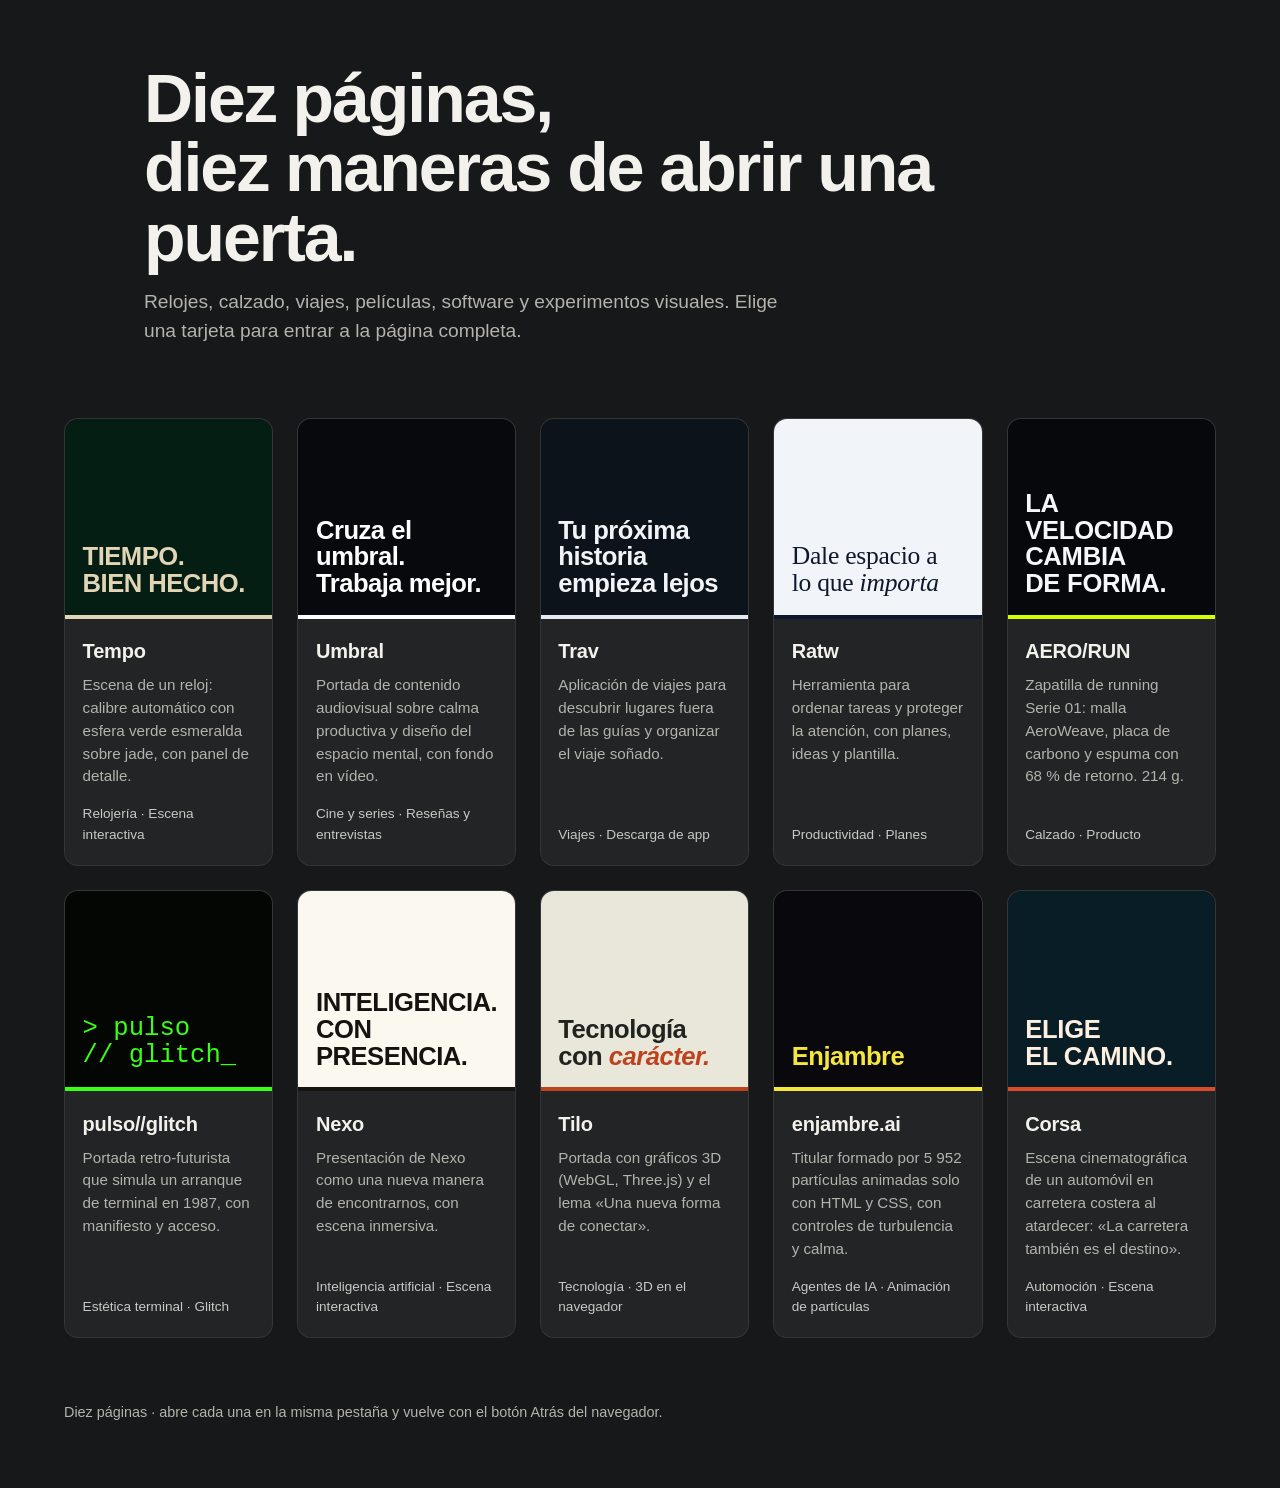
<file: index.html>
<!DOCTYPE html>
<html lang="es">
<head>
  <meta charset="UTF-8">
  <meta name="viewport" content="width=device-width, initial-scale=1">
  <title>Diez piezas web — Portal</title>
  <meta name="description" content="Portal de acceso a diez páginas web: marcas, productos y experiencias.">
  <link rel="stylesheet" href="styles.css">
</head>
<body>
  <header class="intro">
    <h1>Diez páginas,<br>diez maneras de abrir una puerta.</h1>
    <p>Relojes, calzado, viajes, películas, software y experimentos visuales. Elige una tarjeta para entrar a la página completa.</p>
  </header>

  <main id="contenido">
    <ul class="grid" aria-label="Páginas disponibles">

      <li>
        <a class="card" href="tempo_tiempo_bien_hecho.html" style="--bg:#051e14;--fg:#e2d5b5;--ac:#e2d5b5">
          <span class="preview" aria-hidden="true"><span class="sample">TIEMPO.<br>BIEN HECHO.</span></span>
          <span class="body">
            <span class="name">Tempo</span>
            <span class="desc">Escena de un reloj: calibre automático con esfera verde esmeralda sobre jade, con panel de detalle.</span>
            <span class="meta">Relojería · Escena interactiva</span>
          </span>
        </a>
      </li>

      <li>
        <a class="card" href="umbral_cruza_el_umbral_trabaja_mejor.html" style="--bg:#08090c;--fg:#ffffff;--ac:#ffffff">
          <span class="preview" aria-hidden="true"><span class="sample">Cruza el umbral.<br>Trabaja mejor.</span></span>
          <span class="body">
            <span class="name">Umbral</span>
            <span class="desc">Portada de contenido audiovisual sobre calma productiva y diseño del espacio mental, con fondo en vídeo.</span>
            <span class="meta">Cine y series · Reseñas y entrevistas</span>
          </span>
        </a>
      </li>

      <li>
        <a class="card" href="trav_tu_pr_xima_historia_empieza_lejos.html" style="--bg:#0d131a;--fg:#f2f4f7;--ac:#e6eaf0">
          <span class="preview" aria-hidden="true"><span class="sample">Tu próxima historia empieza lejos</span></span>
          <span class="body">
            <span class="name">Trav</span>
            <span class="desc">Aplicación de viajes para descubrir lugares fuera de las guías y organizar el viaje soñado.</span>
            <span class="meta">Viajes · Descarga de app</span>
          </span>
        </a>
      </li>

      <li>
        <a class="card" href="ratw_dale_espacio_a_lo_que_importa.html" style="--bg:#f1f5f9;--fg:#0f172a;--ac:#0f172a">
          <span class="preview" aria-hidden="true"><span class="sample serif">Dale espacio a lo que <em>importa</em></span></span>
          <span class="body">
            <span class="name">Ratw</span>
            <span class="desc">Herramienta para ordenar tareas y proteger la atención, con planes, ideas y plantilla.</span>
            <span class="meta">Productividad · Planes</span>
          </span>
        </a>
      </li>

      <li>
        <a class="card" href="aero_run_serie_01_performance.html" style="--bg:#07080b;--fg:#f5f7fa;--ac:#d4ff00">
          <span class="preview" aria-hidden="true"><span class="sample heavy">LA VELOCIDAD<br>CAMBIA<br>DE FORMA.</span></span>
          <span class="body">
            <span class="name">AERO/RUN</span>
            <span class="desc">Zapatilla de running Serie 01: malla AeroWeave, placa de carbono y espuma con 68 % de retorno. 214 g.</span>
            <span class="meta">Calzado · Producto</span>
          </span>
        </a>
      </li>

      <li>
        <a class="card" href="pulso_glitch_retro_futurismo_terminal.html" style="--bg:#040604;--fg:#39ff14;--ac:#39ff14">
          <span class="preview" aria-hidden="true"><span class="sample mono">&gt; pulso // glitch_</span></span>
          <span class="body">
            <span class="name">pulso//glitch</span>
            <span class="desc">Portada retro-futurista que simula un arranque de terminal en 1987, con manifiesto y acceso.</span>
            <span class="meta">Estética terminal · Glitch</span>
          </span>
        </a>
      </li>

      <li>
        <a class="card" href="nexo_inteligencia_con_presencia.html" style="--bg:#fbf8ef;--fg:#151310;--ac:#151310">
          <span class="preview" aria-hidden="true"><span class="sample">INTELIGENCIA.<br>CON PRESENCIA.</span></span>
          <span class="body">
            <span class="name">Nexo</span>
            <span class="desc">Presentación de Nexo como una nueva manera de encontrarnos, con escena inmersiva.</span>
            <span class="meta">Inteligencia artificial · Escena interactiva</span>
          </span>
        </a>
      </li>

      <li>
        <a class="card" href="tilo_tecnolog_a_con_car_cter.html" style="--bg:#e9e6da;--fg:#21231f;--ac:#bd431f">
          <span class="preview" aria-hidden="true"><span class="sample">Tecnología<br>con <em>carácter.</em></span></span>
          <span class="body">
            <span class="name">Tilo</span>
            <span class="desc">Portada con gráficos 3D (WebGL, Three.js) y el lema «Una nueva forma de conectar».</span>
            <span class="meta">Tecnología · 3D en el navegador</span>
          </span>
        </a>
      </li>

      <li>
        <a class="card" href="enjambre_ai_animaci_n_de_part_culas_enjambre_html_y_css_puros.html" style="--bg:#09090d;--fg:#f5e63b;--ac:#f5e63b">
          <span class="preview" aria-hidden="true"><span class="sample">Enjambre</span></span>
          <span class="body">
            <span class="name">enjambre.ai</span>
            <span class="desc">Titular formado por 5 952 partículas animadas solo con HTML y CSS, con controles de turbulencia y calma.</span>
            <span class="meta">Agentes de IA · Animación de partículas</span>
          </span>
        </a>
      </li>

      <li>
        <a class="card" href="corsa_elige_el_camino.html" style="--bg:#091d27;--fg:#ffefe0;--ac:#d94b2b">
          <span class="preview" aria-hidden="true"><span class="sample heavy">ELIGE<br>EL CAMINO.</span></span>
          <span class="body">
            <span class="name">Corsa</span>
            <span class="desc">Escena cinematográfica de un automóvil en carretera costera al atardecer: «La carretera también es el destino».</span>
            <span class="meta">Automoción · Escena interactiva</span>
          </span>
        </a>
      </li>

    </ul>
  </main>

  <footer class="foot">Diez páginas · abre cada una en la misma pestaña y vuelve con el botón Atrás del navegador.</footer>
</body>
</html>
</file>
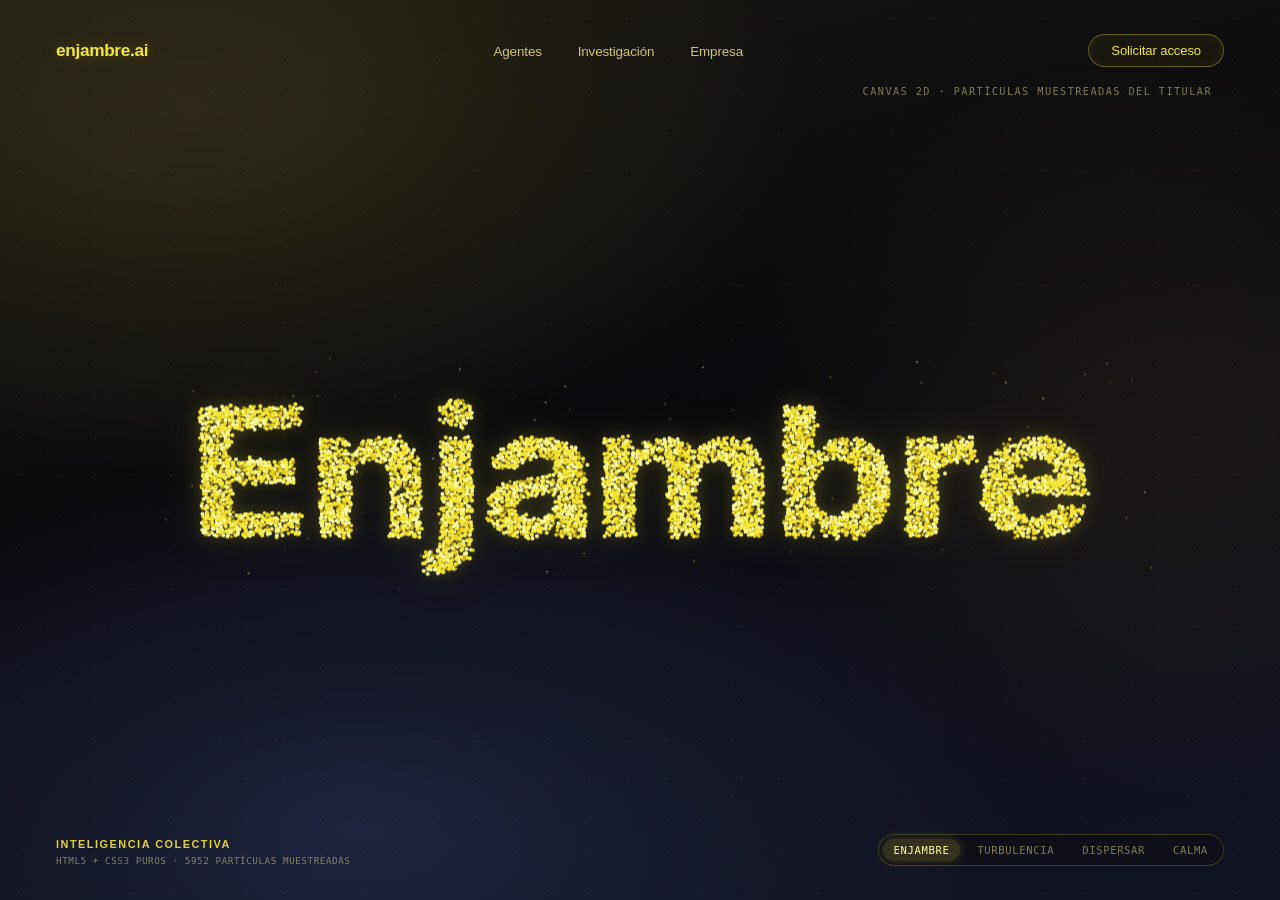
<file: enjambre_ai_animaci_n_de_part_culas_enjambre_html_y_css_puros.html>
<!DOCTYPE html>
<html lang="es">
<head>
  <meta charset="UTF-8">
  <meta name="viewport" content="width=device-width, initial-scale=1.0">
  <title>enjambre.ai — Animación de Partículas "Enjambre" (HTML y CSS Puros)</title>
  <style>
    :root {
      --bg-base: #09090d;
      --bg-warm-tl: rgba(92, 82, 36, 0.36);
      --bg-cool-bl: rgba(56, 66, 122, 0.38);
      --bg-warm-r: rgba(76, 56, 32, 0.25);
      --gold-bright: #fffb9e;
      --gold-main: #f5e63b;
      --gold-mid: #ebd422;
      --gold-deep: #bfa512;
      --text-nav: rgba(242, 232, 134, 0.84);
      --text-muted: rgba(218, 208, 132, 0.56);
      --border-gold: rgba(245, 230, 59, 0.34);
      --stage-scale: 1;
    }

    * {
      box-sizing: border-box;
      margin: 0;
      padding: 0;
    }

    html, body {
      width: 100%;
      height: 100%;
      min-height: 100vh;
      overflow-x: hidden;
      background-color: var(--bg-base);
      color: var(--gold-main);
      font-family: 'Inter', 'Inter Display', -apple-system, BlinkMacSystemFont, 'Segoe UI', Roboto, sans-serif;
      -webkit-font-smoothing: antialiased;
    }

    /* Screen-reader accessible semantic heading */
    .sr-only {
      position: absolute;
      width: 1px;
      height: 1px;
      padding: 0;
      margin: -1px;
      overflow: hidden;
      clip: rect(0, 0, 0, 0);
      white-space: nowrap;
      border: 0;
    }

    /* Hidden radio buttons for pure-CSS interactive state switching */
    .mode-radio {
      position: absolute;
      opacity: 0;
      pointer-events: none;
    }

    /* Full-viewport container replicating the atmospheric lighting of the video */
    .viewport-stage {
      position: relative;
      width: 100%;
      min-height: 100vh;
      display: flex;
      flex-direction: column;
      justify-content: space-between;
      padding: clamp(18px, 3vw, 34px) clamp(20px, 4.5vw, 56px);
      background:
        radial-gradient(ellipse 68% 58% at 15% 12%, var(--bg-warm-tl) 0%, transparent 70%),
        radial-gradient(ellipse 72% 56% at 28% 92%, var(--bg-cool-bl) 0%, transparent 72%),
        radial-gradient(ellipse 50% 60% at 92% 48%, var(--bg-warm-r) 0%, transparent 70%),
        linear-gradient(165deg, #171510 0%, #0a0a0e 48%, #101322 100%);
      overflow: hidden;
      isolation: isolate;
    }

    /* Subtle floating dust field in background */
    .viewport-stage::before {
      content: "";
      position: absolute;
      inset: 0;
      background-image:
        radial-gradient(rgba(255, 251, 158, 0.04) 1px, transparent 0),
        radial-gradient(rgba(245, 230, 59, 0.025) 1px, transparent 0);
      background-size: 38px 38px, 57px 57px;
      background-position: 0 0, 19px 27px;
      pointer-events: none;
      z-index: 0;
      animation: bg-drift 16s ease-in-out infinite alternate;
    }

    @keyframes bg-drift {
      0%   { transform: translate3d(0, 0, 0); }
      100% { transform: translate3d(-10px, 7px, 0); }
    }

    /* Top Header & Navbar matching the video */
    .top-header {
      position: relative;
      z-index: 10;
      display: flex;
      flex-direction: column;
      gap: 18px;
    }

    .nav-bar {
      display: flex;
      align-items: center;
      justify-content: space-between;
      flex-wrap: wrap;
      gap: 16px;
    }

    .brand-logo {
      font-size: clamp(1rem, 1.35vw, 1.22rem);
      font-weight: 700;
      color: var(--gold-main);
      text-decoration: none;
      letter-spacing: -0.02em;
      text-shadow: 0 0 18px rgba(245, 230, 59, 0.28);
      transition: color 0.25s ease, text-shadow 0.25s ease;
    }

    .brand-logo:hover {
      color: var(--gold-bright);
      text-shadow: 0 0 24px rgba(255, 251, 158, 0.55);
    }

    .nav-links {
      display: flex;
      align-items: center;
      gap: clamp(18px, 2.8vw, 38px);
      list-style: none;
    }

    .nav-links a {
      color: var(--text-nav);
      text-decoration: none;
      font-size: clamp(0.84rem, 1vw, 0.95rem);
      font-weight: 500;
      letter-spacing: -0.01em;
      transition: color 0.2s ease, text-shadow 0.2s ease;
    }

    .nav-links a:hover {
      color: var(--gold-bright);
      text-shadow: 0 0 14px rgba(245, 230, 59, 0.4);
    }

    .cta-pill {
      display: inline-flex;
      align-items: center;
      justify-content: center;
      padding: 8px 22px;
      border-radius: 999px;
      border: 1px solid var(--border-gold);
      background: rgba(245, 230, 59, 0.04);
      color: var(--gold-main);
      font-size: clamp(0.82rem, 0.96vw, 0.92rem);
      font-weight: 500;
      text-decoration: none;
      letter-spacing: -0.01em;
      box-shadow: inset 0 0 12px rgba(245, 230, 59, 0.06);
      transition: all 0.25s ease;
    }

    .cta-pill:hover {
      background: rgba(245, 230, 59, 0.14);
      border-color: rgba(255, 251, 158, 0.65);
      color: var(--gold-bright);
      box-shadow: 0 0 20px rgba(245, 230, 59, 0.22), inset 0 0 14px rgba(245, 230, 59, 0.12);
      transform: translateY(-1px);
    }

    .tech-caption-row {
      display: flex;
      justify-content: flex-end;
      padding-right: clamp(2px, 1vw, 12px);
    }

    .tech-caption {
      font-family: ui-monospace, 'SFMono-Regular', Menlo, Monaco, Consolas, monospace;
      font-size: clamp(0.62rem, 0.8vw, 0.74rem);
      font-weight: 400;
      letter-spacing: 0.14em;
      text-transform: uppercase;
      color: var(--text-muted);
      text-align: right;
    }

    /* Hero Centerpiece: Pure HTML & CSS Particle Swarm for "Enjambre" */
    .hero-center {
      position: relative;
      z-index: 5;
      flex: 1;
      display: flex;
      flex-direction: column;
      align-items: center;
      justify-content: center;
      width: 100%;
      margin: auto 0;
      padding: 16px 0;
    }

    .swarm-outer-frame {
      position: relative;
      width: min(92vw, 1140px);
      aspect-ratio: 1000 / 220;
      display: flex;
      align-items: center;
      justify-content: center;
    }

    .swarm-stage-wrapper {
      position: relative;
      width: 1000px;
      height: 220px;
      transform: scale(var(--stage-scale));
      transform-origin: center center;
      user-select: none;
      filter: drop-shadow(0 0 8px rgba(245, 230, 59, 0.22)) drop-shadow(0 0 22px rgba(245, 230, 59, 0.09));
    }

    /* Responsive scaling for the 1000x220 pure-CSS particle stage */
    @media (min-width: 1280px) { :root { --stage-scale: 1.06; } }
    @media (max-width: 1160px) { :root { --stage-scale: 0.90; } }
    @media (max-width: 980px)  { :root { --stage-scale: 0.76; } }
    @media (max-width: 820px)  { :root { --stage-scale: 0.64; } }
    @media (max-width: 680px)  { :root { --stage-scale: 0.52; } }
    @media (max-width: 540px)  { :root { --stage-scale: 0.41; } }
    @media (max-width: 420px)  { :root { --stage-scale: 0.33; } }

    /* Individual letter containers & hover hit-boxes */
    .letter-zone {
      position: absolute;
      inset: 0;
      pointer-events: none;
    }

    .letter-hit {
      position: absolute;
      top: 8px;
      height: 204px;
      pointer-events: auto;
      cursor: pointer;
      z-index: 6;
    }

    /* Pure CSS circular particle cloud element (renders sampled glyph particles via box-shadow) */
    .p-cloud {
      position: absolute;
      top: 0;
      left: 0;
      width: 2.95px;
      height: 2.95px;
      border-radius: 50%;
      background: transparent;
      pointer-events: none;
      translate: 0px 0px;
      will-change: transform, translate;
      transition: translate 0.38s cubic-bezier(0.16, 1, 0.3, 1), filter 0.25s ease;
    }

    /* Ambient floating background particles */
    .bg-dust {
      position: absolute;
      top: 0;
      left: 0;
      width: 2.0px;
      height: 2.0px;
      border-radius: 50%;
      background: transparent;
      pointer-events: none;
    }

    .bg-dust.d0 { animation: dust-float-0 5.4s ease-in-out infinite alternate; }
    .bg-dust.d1 { animation: dust-float-1 6.8s ease-in-out infinite alternate; }
    .bg-dust.d2 { animation: dust-float-0 7.9s ease-in-out infinite alternate-reverse; }
    .bg-dust.d3 { animation: dust-float-1 9.2s ease-in-out infinite alternate-reverse; }

    @keyframes dust-float-0 {
      0%   { transform: translate3d(-4px, -3px, 0); opacity: 0.35; }
      50%  { transform: translate3d(5px, 4px, 0); opacity: 0.8; }
      100% { transform: translate3d(-3px, 6px, 0); opacity: 0.45; }
    }

    @keyframes dust-float-1 {
      0%   { transform: translate3d(5px, -4px, 0); opacity: 0.45; }
      50%  { transform: translate3d(-6px, 3px, 0); opacity: 0.85; }
      100% { transform: translate3d(4px, 5px, 0); opacity: 0.35; }
    }

    /* 16 Coprime Swarm Buzz @keyframes */
@keyframes swarm-buzz-0 {
  0% { transform: translate3d(0.00px, 0.00px, 0); }
  20% { transform: translate3d(-0.72px, -1.44px, 0); }
  40% { transform: translate3d(0.72px, -1.75px, 0); }
  60% { transform: translate3d(-2.41px, -0.50px, 0); }
  80% { transform: translate3d(1.19px, 1.52px, 0); }
  100% { transform: translate3d(0.00px, 0.00px, 0); }
}
@keyframes swarm-buzz-1 {
  0% { transform: translate3d(0.00px, 0.00px, 0); }
  20% { transform: translate3d(2.61px, -2.48px, 0); }
  40% { transform: translate3d(-0.61px, -1.99px, 0); }
  60% { transform: translate3d(-0.47px, -0.15px, 0); }
  80% { transform: translate3d(-0.83px, 1.77px, 0); }
  100% { transform: translate3d(0.00px, 0.00px, 0); }
}
@keyframes swarm-buzz-2 {
  0% { transform: translate3d(0.00px, 0.00px, 0); }
  20% { transform: translate3d(-0.99px, -0.73px, 0); }
  40% { transform: translate3d(-0.85px, -1.91px, 0); }
  60% { transform: translate3d(-0.40px, -2.22px, 0); }
  80% { transform: translate3d(-1.37px, -1.19px, 0); }
  100% { transform: translate3d(0.00px, 0.00px, 0); }
}
@keyframes swarm-buzz-3 {
  0% { transform: translate3d(0.00px, 0.00px, 0); }
  20% { transform: translate3d(2.11px, 1.22px, 0); }
  40% { transform: translate3d(-2.61px, 2.11px, 0); }
  60% { transform: translate3d(0.41px, -1.81px, 0); }
  80% { transform: translate3d(-2.21px, -2.41px, 0); }
  100% { transform: translate3d(0.00px, 0.00px, 0); }
}
@keyframes swarm-buzz-4 {
  0% { transform: translate3d(0.00px, 0.00px, 0); }
  20% { transform: translate3d(0.35px, 0.16px, 0); }
  40% { transform: translate3d(2.57px, 0.97px, 0); }
  60% { transform: translate3d(2.17px, 0.31px, 0); }
  80% { transform: translate3d(-1.26px, -2.30px, 0); }
  100% { transform: translate3d(0.00px, 0.00px, 0); }
}
@keyframes swarm-buzz-5 {
  0% { transform: translate3d(0.00px, 0.00px, 0); }
  20% { transform: translate3d(-0.38px, -1.58px, 0); }
  40% { transform: translate3d(2.52px, 1.83px, 0); }
  60% { transform: translate3d(1.82px, -1.06px, 0); }
  80% { transform: translate3d(0.88px, 0.11px, 0); }
  100% { transform: translate3d(0.00px, 0.00px, 0); }
}
@keyframes swarm-buzz-6 {
  0% { transform: translate3d(0.00px, 0.00px, 0); }
  20% { transform: translate3d(-2.02px, -1.91px, 0); }
  40% { transform: translate3d(1.21px, 0.59px, 0); }
  60% { transform: translate3d(2.41px, -0.84px, 0); }
  80% { transform: translate3d(2.44px, -1.66px, 0); }
  100% { transform: translate3d(0.00px, 0.00px, 0); }
}
@keyframes swarm-buzz-7 {
  0% { transform: translate3d(0.00px, 0.00px, 0); }
  20% { transform: translate3d(-0.76px, 1.36px, 0); }
  40% { transform: translate3d(1.59px, -1.61px, 0); }
  60% { transform: translate3d(-0.45px, 1.56px, 0); }
  80% { transform: translate3d(-2.65px, 1.13px, 0); }
  100% { transform: translate3d(0.00px, 0.00px, 0); }
}
@keyframes swarm-buzz-8 {
  0% { transform: translate3d(0.00px, 0.00px, 0); }
  20% { transform: translate3d(1.12px, -2.20px, 0); }
  40% { transform: translate3d(1.80px, 2.13px, 0); }
  60% { transform: translate3d(0.49px, -1.07px, 0); }
  80% { transform: translate3d(-1.19px, 1.65px, 0); }
  100% { transform: translate3d(0.00px, 0.00px, 0); }
}
@keyframes swarm-buzz-9 {
  0% { transform: translate3d(0.00px, 0.00px, 0); }
  20% { transform: translate3d(1.32px, -2.24px, 0); }
  40% { transform: translate3d(-1.44px, -1.38px, 0); }
  60% { transform: translate3d(0.50px, -2.59px, 0); }
  80% { transform: translate3d(2.54px, -2.48px, 0); }
  100% { transform: translate3d(0.00px, 0.00px, 0); }
}
@keyframes swarm-buzz-10 {
  0% { transform: translate3d(0.00px, 0.00px, 0); }
  20% { transform: translate3d(-0.32px, -0.94px, 0); }
  40% { transform: translate3d(-1.19px, 0.35px, 0); }
  60% { transform: translate3d(1.40px, 1.72px, 0); }
  80% { transform: translate3d(0.90px, -0.76px, 0); }
  100% { transform: translate3d(0.00px, 0.00px, 0); }
}
@keyframes swarm-buzz-11 {
  0% { transform: translate3d(0.00px, 0.00px, 0); }
  20% { transform: translate3d(1.85px, 0.86px, 0); }
  40% { transform: translate3d(0.73px, -0.51px, 0); }
  60% { transform: translate3d(-1.55px, 2.16px, 0); }
  80% { transform: translate3d(-1.70px, -0.95px, 0); }
  100% { transform: translate3d(0.00px, 0.00px, 0); }
}
@keyframes swarm-buzz-12 {
  0% { transform: translate3d(0.00px, 0.00px, 0); }
  20% { transform: translate3d(1.89px, 2.41px, 0); }
  40% { transform: translate3d(-0.25px, 0.07px, 0); }
  60% { transform: translate3d(1.12px, -0.00px, 0); }
  80% { transform: translate3d(0.83px, 1.26px, 0); }
  100% { transform: translate3d(0.00px, 0.00px, 0); }
}
@keyframes swarm-buzz-13 {
  0% { transform: translate3d(0.00px, 0.00px, 0); }
  20% { transform: translate3d(-0.54px, -0.12px, 0); }
  40% { transform: translate3d(2.50px, -1.08px, 0); }
  60% { transform: translate3d(0.08px, -1.55px, 0); }
  80% { transform: translate3d(-1.08px, 1.85px, 0); }
  100% { transform: translate3d(0.00px, 0.00px, 0); }
}
@keyframes swarm-buzz-14 {
  0% { transform: translate3d(0.00px, 0.00px, 0); }
  20% { transform: translate3d(0.08px, -1.85px, 0); }
  40% { transform: translate3d(-0.98px, -0.20px, 0); }
  60% { transform: translate3d(0.10px, 1.50px, 0); }
  80% { transform: translate3d(-1.45px, 1.46px, 0); }
  100% { transform: translate3d(0.00px, 0.00px, 0); }
}
@keyframes swarm-buzz-15 {
  0% { transform: translate3d(0.00px, 0.00px, 0); }
  20% { transform: translate3d(1.81px, 0.92px, 0); }
  40% { transform: translate3d(-2.05px, 1.99px, 0); }
  60% { transform: translate3d(-1.66px, -2.35px, 0); }
  80% { transform: translate3d(1.33px, -2.28px, 0); }
  100% { transform: translate3d(0.00px, 0.00px, 0); }
}

.p-cloud.c0 { animation: swarm-buzz-0 0.61s ease-in-out -0.00s infinite alternate; --hx: 25.3px; --hy: -1.6px; }
.p-cloud.c1 { animation: swarm-buzz-1 0.71s ease-in-out -0.19s infinite alternate; --hx: 15.4px; --hy: 8.4px; }
.p-cloud.c2 { animation: swarm-buzz-2 0.79s ease-in-out -0.38s infinite alternate; --hx: 14.6px; --hy: 13.3px; }
.p-cloud.c3 { animation: swarm-buzz-3 0.89s ease-in-out -0.57s infinite alternate; --hx: 6.2px; --hy: 15.1px; }
.p-cloud.c4 { animation: swarm-buzz-4 0.97s ease-in-out -0.76s infinite alternate; --hx: -1.2px; --hy: 18.9px; }
.p-cloud.c5 { animation: swarm-buzz-5 1.07s ease-in-out -0.95s infinite alternate; --hx: -4.0px; --hy: 13.7px; }
.p-cloud.c6 { animation: swarm-buzz-6 1.17s ease-in-out -1.14s infinite alternate; --hx: -11.7px; --hy: 9.8px; }
.p-cloud.c7 { animation: swarm-buzz-7 1.27s ease-in-out -1.33s infinite alternate; --hx: -24.4px; --hy: 7.1px; }
.p-cloud.c8 { animation: swarm-buzz-8 1.39s ease-in-out -1.52s infinite alternate; --hx: -24.5px; --hy: 2.2px; }
.p-cloud.c9 { animation: swarm-buzz-9 1.51s ease-in-out -1.71s infinite alternate; --hx: -14.7px; --hy: -4.8px; }
.p-cloud.c10 { animation: swarm-buzz-10 1.63s ease-in-out -1.90s infinite alternate; --hx: -12.6px; --hy: -12.4px; }
.p-cloud.c11 { animation: swarm-buzz-11 1.77s ease-in-out -2.09s infinite alternate; --hx: -7.6px; --hy: -13.8px; }
.p-cloud.c12 { animation: swarm-buzz-12 1.91s ease-in-out -2.28s infinite alternate; --hx: 0.8px; --hy: -15.5px; }
.p-cloud.c13 { animation: swarm-buzz-13 2.07s ease-in-out -2.47s infinite alternate; --hx: 7.4px; --hy: -18.0px; }
.p-cloud.c14 { animation: swarm-buzz-14 2.23s ease-in-out -2.66s infinite alternate; --hx: 12.3px; --hy: -15.4px; }
.p-cloud.c15 { animation: swarm-buzz-15 2.41s ease-in-out -2.85s infinite alternate; --hx: 20.8px; --hy: -10.2px; }

    /* Interactive Pure-CSS Per-Letter Hover Dispersion:
       Uses standalone CSS `translate` property so continuous @keyframes `transform` keeps buzzing! */
    .letter-zone:hover .p-cloud {
      translate: var(--hx) var(--hy);
      animation-duration: 0.26s !important;
      filter: brightness(1.22) drop-shadow(0 0 4px rgba(255, 251, 158, 0.6));
    }

    /* Pure-CSS Interactive Mode Toggles via :checked */
    #mode-turbulence:checked ~ .viewport-stage .p-cloud {
      animation-duration: 0.28s !important;
      width: 3.3px;
      height: 3.3px;
      filter: brightness(1.16);
    }

    #mode-scatter:checked ~ .viewport-stage .p-cloud {
      translate: var(--hx) var(--hy);
      animation-duration: 0.42s !important;
    }

    #mode-slow:checked ~ .viewport-stage .p-cloud {
      animation-duration: 3.8s !important;
    }

    /* Bottom Footer matching the video's INTELIGENCIA COLECTIVA */
    .bottom-bar {
      position: relative;
      z-index: 10;
      display: flex;
      align-items: flex-end;
      justify-content: space-between;
      flex-wrap: wrap;
      gap: 16px;
    }

    .collective-label {
      display: flex;
      flex-direction: column;
      gap: 5px;
    }

    .collective-title {
      font-size: clamp(0.66rem, 0.85vw, 0.78rem);
      font-weight: 600;
      letter-spacing: 0.14em;
      text-transform: uppercase;
      color: var(--gold-main);
      opacity: 0.9;
    }

    .collective-sub {
      font-family: ui-monospace, 'SFMono-Regular', Menlo, Monaco, Consolas, monospace;
      font-size: clamp(0.58rem, 0.72vw, 0.68rem);
      letter-spacing: 0.06em;
      color: var(--text-muted);
    }

    .css-controls {
      display: flex;
      align-items: center;
      flex-wrap: wrap;
      gap: 6px;
      background: rgba(15, 16, 22, 0.68);
      border: 1px solid rgba(245, 230, 59, 0.2);
      border-radius: 999px;
      padding: 4px;
      backdrop-filter: blur(8px);
    }

    .mode-label {
      cursor: pointer;
      font-family: ui-monospace, 'SFMono-Regular', Menlo, Monaco, Consolas, monospace;
      font-size: 0.66rem;
      letter-spacing: 0.06em;
      text-transform: uppercase;
      padding: 5px 11px;
      border-radius: 999px;
      color: var(--text-muted);
      transition: all 0.2s ease;
    }

    .mode-label:hover {
      color: var(--gold-bright);
    }

    #mode-natural:checked ~ .viewport-stage label[for="mode-natural"],
    #mode-turbulence:checked ~ .viewport-stage label[for="mode-turbulence"],
    #mode-scatter:checked ~ .viewport-stage label[for="mode-scatter"],
    #mode-slow:checked ~ .viewport-stage label[for="mode-slow"] {
      background: rgba(245, 230, 59, 0.16);
      color: var(--gold-bright);
      box-shadow: 0 0 12px rgba(245, 230, 59, 0.18);
    }

    /* Pure-CSS :target Modals for Navigation Links */
    .css-modal {
      position: fixed;
      inset: 0;
      z-index: 50;
      display: flex;
      align-items: center;
      justify-content: center;
      padding: 20px;
      background: rgba(8, 8, 12, 0.76);
      backdrop-filter: blur(10px);
      opacity: 0;
      pointer-events: none;
      transition: opacity 0.28s ease;
    }

    .css-modal:target {
      opacity: 1;
      pointer-events: auto;
    }

    .modal-card {
      width: min(92vw, 480px);
      background: linear-gradient(160deg, #171712 0%, #0e0f17 100%);
      border: 1px solid var(--border-gold);
      border-radius: 18px;
      padding: 28px;
      box-shadow: 0 24px 60px rgba(0, 0, 0, 0.7), 0 0 30px rgba(245, 230, 59, 0.1);
    }

    .modal-card h2 {
      font-size: 1.25rem;
      color: var(--gold-bright);
      margin-bottom: 10px;
      letter-spacing: -0.02em;
    }

    .modal-card p {
      font-size: 0.92rem;
      line-height: 1.6;
      color: rgba(240, 234, 180, 0.82);
      margin-bottom: 20px;
    }

    .modal-close {
      display: inline-block;
      padding: 8px 18px;
      border-radius: 999px;
      border: 1px solid var(--border-gold);
      color: var(--gold-main);
      text-decoration: none;
      font-size: 0.82rem;
      transition: all 0.2s ease;
    }

    .modal-close:hover {
      background: rgba(245, 230, 59, 0.15);
      color: var(--gold-bright);
    }

    @media (max-width: 640px) {
      .nav-links {
        order: 3;
        width: 100%;
        justify-content: center;
        padding-top: 6px;
      }
      .tech-caption-row {
        justify-content: center;
      }
      .tech-caption {
        text-align: center;
      }
      .bottom-bar {
        flex-direction: column;
        align-items: flex-start;
      }
    }

    /* Sampled Particle Coordinates (Pure CSS box-shadow clouds) */
.l0-c0{box-shadow:173.4px 51.1px 0px 0.45px #f6e83b,170.2px 57.0px 0px 0.45px #f6e83b,174.8px 55.6px 0px 0.35px #fffb9e,84.6px 61.9px 0.3px 0.2px #ebd422,111.0px 65.0px 0.3px 0.2px #ebd422,166.2px 63.6px 0px 0.35px #fffb9e,154.9px 66.8px 0px 0.45px #f6e83b,97.5px 72.5px 0px 0.35px #fffb9e,96.3px 76.6px 0px 0.45px #f6e83b,110.2px 80.2px 0px 0.45px #f6e83b,83.9px 93.7px 0.3px 0.2px #ebd422,96.0px 93.1px 0.3px 0.2px #ebd422,91.5px 94.6px 0px 0.35px #fffb9e,92.4px 96.9px 0px 0.35px #fffb9e,130.3px 101.4px 0px 0.45px #f6e83b,96.6px 102.6px 0.3px 0.2px #ebd422,109.0px 103.9px 0px 0.45px #f6e83b,115.2px 107.8px 0.3px 0.2px #ebd422,126.1px 114.0px 0px 0px #bfa512,112.4px 116.8px 0px 0.45px #f6e83b,160.6px 116.0px 0px 0px #bfa512,87.1px 123.0px 0.3px 0.2px #ebd422,117.2px 121.3px 0px 0.45px #f6e83b,127.1px 122.9px 0.3px 0.2px #ebd422,133.7px 121.2px 0.3px 0.2px #ebd422,147.6px 121.5px 0px 0px #bfa512,124.5px 126.4px 0px 0.45px #f6e83b,125.6px 125.3px 0px 0.45px #f6e83b,151.8px 124.9px 0px 0.45px #f6e83b,113.1px 143.7px 0px 0.45px #f6e83b,88.5px 149.5px 0px 0.45px #f6e83b,94.6px 150.7px 0px 0.35px #fffb9e,95.0px 156.1px 0px 0.45px #f6e83b,95.2px 157.7px 0px 0.45px #f6e83b,100.0px 159.1px 0px 0.35px #fffb9e,138.7px 157.1px 0px 0.45px #f6e83b,141.7px 156.9px 0px 0.45px #f6e83b,153.1px 158.9px 0px 0.45px #f6e83b,96.2px 164.7px 0px 0px #bfa512,166.7px 164.3px 0px 0.45px #f6e83b,86.7px 165.4px 0.3px 0.2px #ebd422,88.1px 166.7px 0px 0.45px #f6e83b,118.4px 167.2px 0px 0.35px #fffb9e,165.1px 165.1px 0.3px 0.2px #ebd422,149.4px 172.9px 0px 0.35px #fffb9e,88.6px 174.4px 0px 0px #bfa512,161.3px 174.8px 0px 0.35px #fffb9e;}
.l0-c1{box-shadow:110.0px 54.6px 0px 0px #bfa512,95.9px 56.5px 0px 0.35px #fffb9e,98.7px 56.1px 0px 0.35px #fffb9e,151.6px 55.5px 0px 0.45px #f6e83b,168.6px 56.6px 0.3px 0.2px #ebd422,92.5px 59.4px 0px 0.35px #fffb9e,86.1px 66.6px 0px 0px #bfa512,94.3px 67.6px 0px 0.45px #f6e83b,111.5px 66.8px 0px 0.35px #fffb9e,120.8px 67.9px 0.3px 0.2px #ebd422,156.8px 68.2px 0.3px 0.2px #ebd422,162.1px 67.6px 0.3px 0.2px #ebd422,151.8px 70.6px 0.3px 0.2px #ebd422,156.9px 69.5px 0px 0.45px #f6e83b,100.6px 72.0px 0px 0.45px #f6e83b,140.5px 71.9px 0.3px 0.2px #ebd422,146.4px 74.2px 0px 0.45px #f6e83b,99.0px 75.2px 0px 0.45px #f6e83b,102.8px 76.1px 0px 0.45px #f6e83b,94.8px 77.1px 0px 0.45px #f6e83b,92.2px 81.7px 0px 0px #bfa512,98.6px 84.6px 0px 0.35px #fffb9e,93.9px 86.4px 0px 0.35px #fffb9e,110.8px 89.9px 0px 0.35px #fffb9e,117.4px 103.1px 0px 0.35px #fffb9e,95.1px 106.7px 0px 0.45px #f6e83b,97.8px 106.3px 0px 0.45px #f6e83b,102.3px 106.3px 0px 0.35px #fffb9e,133.6px 105.0px 0px 0.45px #f6e83b,148.4px 106.1px 0px 0.45px #f6e83b,125.5px 108.9px 0px 0.45px #f6e83b,127.8px 108.6px 0px 0.45px #f6e83b,130.2px 107.5px 0px 0.35px #fffb9e,146.1px 109.4px 0px 0.35px #fffb9e,149.2px 108.9px 0px 0.35px #fffb9e,159.1px 113.6px 0px 0.45px #f6e83b,110.4px 117.5px 0px 0.35px #fffb9e,151.8px 119.5px 0px 0px #bfa512,130.6px 121.2px 0px 0.45px #f6e83b,159.4px 122.9px 0px 0.35px #fffb9e,95.0px 125.1px 0px 0px #bfa512,98.6px 128.9px 0px 0.45px #f6e83b,94.8px 129.9px 0px 0.35px #fffb9e,98.0px 130.4px 0px 0.35px #fffb9e,112.4px 132.4px 0px 0.45px #f6e83b,95.2px 136.9px 0px 0.45px #f6e83b,91.1px 139.9px 0px 0.45px #f6e83b,93.2px 139.7px 0px 0px #bfa512,108.3px 147.2px 0px 0px #bfa512,173.5px 157.3px 0px 0.35px #fffb9e,107.5px 161.3px 0px 0.45px #f6e83b,130.1px 159.8px 0.3px 0.2px #ebd422,142.1px 161.2px 0px 0.35px #fffb9e,147.6px 161.0px 0px 0.35px #fffb9e,147.1px 162.9px 0px 0.45px #f6e83b,151.7px 162.6px 0px 0.45px #f6e83b,164.0px 164.6px 0px 0px #bfa512,107.8px 166.5px 0px 0.45px #f6e83b,104.1px 169.8px 0px 0.35px #fffb9e,105.6px 171.5px 0.3px 0.2px #ebd422,119.2px 171.9px 0px 0.35px #fffb9e,133.4px 171.7px 0px 0.35px #fffb9e,174.4px 171.8px 0px 0.45px #f6e83b,142.1px 174.9px 0px 0.45px #f6e83b,109.3px 175.8px 0px 0.35px #fffb9e;}
.l0-c2{box-shadow:160.3px 54.0px 0px 0.45px #f6e83b,95.3px 57.2px 0px 0.35px #fffb9e,103.1px 59.7px 0px 0.45px #f6e83b,106.4px 57.9px 0px 0.45px #f6e83b,116.5px 59.7px 0px 0.35px #fffb9e,159.6px 59.7px 0.3px 0.2px #ebd422,166.1px 59.5px 0px 0.45px #f6e83b,97.5px 61.1px 0px 0.45px #f6e83b,108.7px 62.2px 0px 0.45px #f6e83b,142.6px 61.2px 0px 0.45px #f6e83b,165.5px 60.7px 0px 0.45px #f6e83b,170.8px 60.6px 0.3px 0.2px #ebd422,173.9px 62.1px 0.3px 0.2px #ebd422,107.8px 65.2px 0px 0.35px #fffb9e,140.7px 64.8px 0px 0.45px #f6e83b,156.4px 65.2px 0px 0.35px #fffb9e,173.4px 65.5px 0px 0.45px #f6e83b,91.5px 67.7px 0px 0.45px #f6e83b,128.3px 66.3px 0px 0.35px #fffb9e,143.7px 68.2px 0px 0.35px #fffb9e,137.1px 69.2px 0px 0.45px #f6e83b,111.5px 72.2px 0px 0.35px #fffb9e,165.7px 71.8px 0px 0.45px #f6e83b,106.3px 80.5px 0px 0.35px #fffb9e,83.2px 83.0px 0.3px 0.2px #ebd422,93.6px 94.2px 0px 0.35px #fffb9e,99.7px 93.7px 0px 0.35px #fffb9e,132.0px 105.1px 0px 0.35px #fffb9e,144.0px 105.7px 0px 0.45px #f6e83b,163.9px 106.5px 0px 0.35px #fffb9e,169.0px 106.0px 0px 0.45px #f6e83b,158.2px 109.0px 0px 0px #bfa512,160.5px 110.7px 0.3px 0.2px #ebd422,108.5px 113.4px 0px 0.45px #f6e83b,93.2px 116.0px 0px 0.45px #f6e83b,156.6px 116.3px 0px 0.35px #fffb9e,165.4px 116.7px 0px 0.45px #f6e83b,86.1px 119.0px 0px 0.35px #fffb9e,143.5px 120.3px 0px 0.45px #f6e83b,148.3px 120.3px 0px 0px #bfa512,165.6px 120.4px 0px 0.35px #fffb9e,171.7px 122.5px 0px 0.35px #fffb9e,165.8px 125.5px 0px 0.45px #f6e83b,88.6px 139.4px 0px 0.35px #fffb9e,131.8px 154.4px 0px 0.45px #f6e83b,111.8px 155.0px 0px 0.35px #fffb9e,169.3px 156.3px 0px 0.45px #f6e83b,101.5px 158.5px 0px 0.45px #f6e83b,167.9px 158.0px 0px 0.45px #f6e83b,88.1px 159.8px 0px 0.45px #f6e83b,151.7px 161.2px 0.3px 0.2px #ebd422,175.9px 159.9px 0px 0.45px #f6e83b,130.5px 164.5px 0px 0px #bfa512,132.5px 163.1px 0px 0.35px #fffb9e,134.9px 162.5px 0.3px 0.2px #ebd422,159.5px 167.0px 0px 0.35px #fffb9e,96.2px 168.8px 0px 0.35px #fffb9e,144.8px 169.7px 0.3px 0.2px #ebd422,163.0px 169.1px 0px 0.45px #f6e83b,108.3px 171.0px 0px 0.45px #f6e83b,115.5px 172.8px 0px 0px #bfa512,134.7px 171.7px 0px 0px #bfa512,147.0px 172.2px 0px 0px #bfa512,91.9px 174.0px 0px 0.35px #fffb9e;}
.l0-c3{box-shadow:155.2px 61.3px 0px 0.35px #fffb9e,153.9px 65.2px 0.3px 0.2px #ebd422,163.8px 63.7px 0px 0px #bfa512,101.5px 66.5px 0px 0.35px #fffb9e,107.3px 66.8px 0px 0.35px #fffb9e,91.4px 79.1px 0px 0px #bfa512,86.2px 84.2px 0px 0.35px #fffb9e,113.1px 86.8px 0px 0.45px #f6e83b,92.0px 89.9px 0px 0.45px #f6e83b,95.0px 92.8px 0px 0.35px #fffb9e,98.2px 96.8px 0px 0.45px #f6e83b,101.7px 98.0px 0px 0.35px #fffb9e,122.7px 106.4px 0px 0.35px #fffb9e,114.6px 107.8px 0px 0.45px #f6e83b,121.8px 109.2px 0.3px 0.2px #ebd422,138.7px 108.0px 0px 0.35px #fffb9e,86.4px 113.5px 0px 0.35px #fffb9e,121.8px 113.8px 0px 0px #bfa512,102.8px 116.1px 0.3px 0.2px #ebd422,119.6px 117.7px 0px 0.45px #f6e83b,152.0px 116.6px 0px 0.45px #f6e83b,140.1px 119.5px 0px 0.45px #f6e83b,114.3px 122.8px 0px 0.45px #f6e83b,84.6px 128.5px 0.3px 0.2px #ebd422,102.6px 143.8px 0.3px 0.2px #ebd422,101.4px 150.2px 0px 0.45px #f6e83b,106.0px 156.0px 0px 0.45px #f6e83b,129.5px 154.9px 0.3px 0.2px #ebd422,111.3px 159.0px 0px 0.45px #f6e83b,123.6px 158.0px 0px 0.45px #f6e83b,172.3px 159.0px 0.3px 0.2px #ebd422,160.4px 160.9px 0.3px 0.2px #ebd422,172.0px 160.8px 0.3px 0.2px #ebd422,142.0px 162.6px 0px 0.45px #f6e83b,176.9px 163.9px 0px 0px #bfa512,94.8px 165.5px 0.3px 0.2px #ebd422,103.3px 166.6px 0px 0.35px #fffb9e,122.3px 165.6px 0px 0.45px #f6e83b,123.9px 166.2px 0px 0.35px #fffb9e,132.2px 166.4px 0px 0.35px #fffb9e,102.6px 169.5px 0px 0.45px #f6e83b,111.0px 169.7px 0px 0.45px #f6e83b,118.4px 169.1px 0px 0.35px #fffb9e,126.7px 170.0px 0px 0.45px #f6e83b,127.8px 172.9px 0px 0.45px #f6e83b,177.1px 172.3px 0px 0.35px #fffb9e;}
.l0-c4{box-shadow:91.1px 55.2px 0px 0.35px #fffb9e,104.3px 53.4px 0px 0.35px #fffb9e,124.6px 57.4px 0px 0.45px #f6e83b,95.1px 57.9px 0.3px 0.2px #ebd422,97.6px 65.1px 0px 0.35px #fffb9e,135.3px 64.8px 0px 0.35px #fffb9e,137.8px 64.5px 0px 0.45px #f6e83b,149.6px 63.7px 0.3px 0.2px #ebd422,129.0px 68.2px 0px 0.35px #fffb9e,161.2px 70.7px 0px 0.35px #fffb9e,168.9px 69.3px 0.3px 0.2px #ebd422,144.5px 73.0px 0.3px 0.2px #ebd422,94.0px 84.5px 0px 0.35px #fffb9e,107.6px 83.5px 0px 0.35px #fffb9e,110.7px 86.7px 0px 0.45px #f6e83b,104.8px 88.9px 0.3px 0.2px #ebd422,105.9px 92.0px 0px 0.35px #fffb9e,85.8px 102.0px 0.3px 0.2px #ebd422,163.7px 103.9px 0px 0.45px #f6e83b,107.8px 106.0px 0px 0.45px #f6e83b,88.7px 108.4px 0px 0.45px #f6e83b,89.1px 110.2px 0.3px 0.2px #ebd422,92.5px 111.6px 0px 0.45px #f6e83b,118.2px 112.4px 0px 0.35px #fffb9e,164.8px 110.5px 0px 0.45px #f6e83b,172.2px 112.3px 0.3px 0.2px #ebd422,102.8px 114.5px 0px 0.45px #f6e83b,162.3px 114.4px 0.3px 0.2px #ebd422,168.4px 115.0px 0px 0.35px #fffb9e,128.3px 116.6px 0px 0.45px #f6e83b,145.9px 116.3px 0px 0px #bfa512,92.6px 118.6px 0px 0.45px #f6e83b,110.4px 119.0px 0px 0.45px #f6e83b,119.8px 120.0px 0px 0.35px #fffb9e,88.0px 121.2px 0px 0.45px #f6e83b,121.3px 122.8px 0.3px 0.2px #ebd422,123.7px 121.6px 0px 0px #bfa512,89.2px 130.4px 0.3px 0.2px #ebd422,92.2px 132.7px 0px 0.35px #fffb9e,105.3px 134.4px 0px 0px #bfa512,111.7px 133.2px 0px 0.45px #f6e83b,114.3px 135.5px 0px 0.35px #fffb9e,101.3px 138.2px 0.3px 0.2px #ebd422,109.8px 138.8px 0px 0.45px #f6e83b,91.0px 141.5px 0.3px 0.2px #ebd422,103.2px 141.4px 0.3px 0.2px #ebd422,110.5px 147.9px 0px 0.35px #fffb9e,111.7px 150.6px 0.3px 0.2px #ebd422,95.0px 153.1px 0.3px 0.2px #ebd422,105.1px 152.6px 0px 0.45px #f6e83b,135.7px 156.4px 0px 0.45px #f6e83b,97.3px 157.4px 0px 0.35px #fffb9e,155.2px 158.5px 0px 0.35px #fffb9e,99.3px 160.4px 0px 0.45px #f6e83b,133.2px 160.6px 0px 0.45px #f6e83b,137.1px 161.3px 0px 0.45px #f6e83b,118.1px 162.3px 0px 0.45px #f6e83b,170.1px 163.3px 0px 0.45px #f6e83b,154.8px 165.1px 0px 0.35px #fffb9e,114.3px 169.8px 0px 0.45px #f6e83b,125.5px 167.9px 0px 0.45px #f6e83b,147.4px 170.1px 0px 0.45px #f6e83b,151.1px 168.8px 0px 0.35px #fffb9e,175.0px 168.0px 0px 0.35px #fffb9e,86.7px 172.2px 0px 0.35px #fffb9e,130.9px 171.8px 0px 0.35px #fffb9e,137.6px 171.1px 0.3px 0.2px #ebd422,176.3px 173.7px 0px 0.45px #f6e83b;}
.l0-c5{box-shadow:112.3px 52.4px 0px 0.45px #f6e83b,109.7px 57.3px 0px 0.45px #f6e83b,97.5px 58.8px 0px 0.45px #f6e83b,127.2px 62.2px 0px 0.35px #fffb9e,152.7px 61.9px 0px 0.45px #f6e83b,115.2px 66.8px 0px 0.35px #fffb9e,138.7px 66.5px 0px 0.35px #fffb9e,120.8px 69.6px 0.3px 0.2px #ebd422,94.9px 73.6px 0px 0.35px #fffb9e,119.6px 73.9px 0px 0.45px #f6e83b,154.4px 72.3px 0px 0.35px #fffb9e,157.4px 73.3px 0px 0px #bfa512,110.1px 84.5px 0px 0.45px #f6e83b,100.1px 86.0px 0px 0.45px #f6e83b,108.4px 89.8px 0px 0.35px #fffb9e,85.4px 91.0px 0px 0.45px #f6e83b,108.5px 100.1px 0px 0.45px #f6e83b,170.7px 103.4px 0px 0.45px #f6e83b,111.1px 104.8px 0.3px 0.2px #ebd422,135.1px 106.4px 0px 0.35px #fffb9e,158.0px 106.0px 0px 0px #bfa512,130.1px 111.1px 0px 0.45px #f6e83b,91.7px 113.3px 0px 0.45px #f6e83b,105.9px 114.3px 0px 0px #bfa512,146.4px 114.6px 0px 0.45px #f6e83b,91.0px 116.6px 0px 0.45px #f6e83b,105.7px 117.9px 0px 0.35px #fffb9e,134.7px 116.4px 0.3px 0.2px #ebd422,162.9px 115.9px 0.3px 0.2px #ebd422,89.7px 118.5px 0px 0.35px #fffb9e,169.3px 124.4px 0px 0.35px #fffb9e,111.8px 128.4px 0px 0px #bfa512,87.1px 133.0px 0px 0.35px #fffb9e,85.5px 144.5px 0.3px 0.2px #ebd422,99.1px 145.1px 0.3px 0.2px #ebd422,94.1px 146.0px 0px 0.45px #f6e83b,96.5px 149.1px 0px 0.45px #f6e83b,96.2px 154.4px 0px 0.35px #fffb9e,118.0px 156.0px 0px 0.35px #fffb9e,166.9px 156.3px 0px 0.45px #f6e83b,128.0px 157.3px 0.3px 0.2px #ebd422,176.4px 157.2px 0px 0px #bfa512,120.0px 160.1px 0.3px 0.2px #ebd422,122.3px 160.3px 0px 0px #bfa512,149.0px 160.3px 0px 0.45px #f6e83b,164.9px 160.3px 0px 0.45px #f6e83b,173.3px 161.1px 0px 0.35px #fffb9e,94.7px 162.8px 0px 0.45px #f6e83b,123.9px 163.8px 0px 0.45px #f6e83b,168.1px 163.2px 0px 0.45px #f6e83b,100.4px 165.3px 0px 0.35px #fffb9e,170.6px 166.7px 0px 0.35px #fffb9e,136.5px 169.9px 0px 0.45px #f6e83b,89.1px 172.0px 0px 0.35px #fffb9e,94.3px 172.2px 0px 0.35px #fffb9e,111.4px 171.4px 0px 0.45px #f6e83b,102.3px 174.4px 0px 0px #bfa512,173.7px 173.5px 0px 0.45px #f6e83b;}
.l0-c6{box-shadow:168.2px 53.1px 0.3px 0.2px #ebd422,133.0px 55.2px 0px 0.45px #f6e83b,154.2px 59.7px 0px 0.45px #f6e83b,100.5px 61.8px 0px 0.45px #f6e83b,138.9px 62.4px 0px 0px #bfa512,149.5px 61.6px 0.3px 0.2px #ebd422,113.9px 64.0px 0.3px 0.2px #ebd422,129.0px 64.7px 0px 0.35px #fffb9e,113.2px 72.0px 0.3px 0.2px #ebd422,107.1px 74.9px 0px 0.45px #f6e83b,103.0px 81.3px 0.3px 0.2px #ebd422,100.0px 90.4px 0px 0.45px #f6e83b,88.4px 92.9px 0px 0.45px #f6e83b,90.8px 92.6px 0px 0.35px #fffb9e,105.6px 96.8px 0px 0px #bfa512,97.6px 101.0px 0px 0px #bfa512,98.8px 100.8px 0px 0.35px #fffb9e,88.7px 102.3px 0px 0.45px #f6e83b,88.1px 106.2px 0px 0.35px #fffb9e,145.3px 106.7px 0px 0.35px #fffb9e,114.0px 111.0px 0px 0.45px #f6e83b,98.7px 114.3px 0px 0px #bfa512,89.5px 117.4px 0px 0.35px #fffb9e,109.0px 115.7px 0px 0.45px #f6e83b,93.8px 122.6px 0.3px 0.2px #ebd422,107.1px 121.4px 0.3px 0.2px #ebd422,136.2px 123.2px 0px 0.35px #fffb9e,142.7px 123.0px 0.3px 0.2px #ebd422,154.0px 121.9px 0px 0.45px #f6e83b,135.8px 126.8px 0px 0.45px #f6e83b,89.4px 133.0px 0px 0.35px #fffb9e,108.9px 139.4px 0.3px 0.2px #ebd422,105.8px 145.4px 0px 0.45px #f6e83b,121.8px 156.0px 0px 0.45px #f6e83b,163.6px 154.8px 0px 0.35px #fffb9e,114.2px 157.6px 0px 0px #bfa512,115.2px 161.5px 0.3px 0.2px #ebd422,127.0px 160.8px 0.3px 0.2px #ebd422,135.5px 161.7px 0.3px 0.2px #ebd422,159.6px 164.1px 0px 0px #bfa512,98.2px 165.7px 0px 0.45px #f6e83b,136.1px 165.4px 0px 0.35px #fffb9e,141.3px 165.8px 0px 0.45px #f6e83b,90.7px 168.3px 0px 0.45px #f6e83b,99.1px 175.3px 0px 0.45px #f6e83b,105.4px 174.8px 0px 0.35px #fffb9e,117.0px 174.7px 0px 0.45px #f6e83b;}
.l0-c7{box-shadow:140.3px 53.1px 0px 0.45px #f6e83b,152.3px 54.5px 0px 0.35px #fffb9e,140.1px 57.4px 0px 0.45px #f6e83b,156.8px 55.6px 0px 0.45px #f6e83b,128.8px 58.8px 0px 0.45px #f6e83b,151.5px 59.5px 0px 0.45px #f6e83b,174.1px 59.3px 0px 0.45px #f6e83b,86.3px 62.2px 0px 0.45px #f6e83b,83.0px 64.2px 0px 0.45px #f6e83b,143.6px 65.6px 0px 0.35px #fffb9e,175.9px 64.9px 0.3px 0.2px #ebd422,87.9px 66.7px 0px 0px #bfa512,118.8px 67.1px 0px 0.35px #fffb9e,140.9px 66.4px 0px 0.45px #f6e83b,145.6px 66.5px 0px 0.45px #f6e83b,160.2px 66.9px 0px 0px #bfa512,116.2px 70.9px 0px 0.35px #fffb9e,86.8px 73.6px 0px 0.35px #fffb9e,150.4px 73.5px 0px 0.45px #f6e83b,161.2px 73.1px 0.3px 0.2px #ebd422,85.0px 79.2px 0px 0.45px #f6e83b,104.9px 78.1px 0px 0.35px #fffb9e,100.6px 81.9px 0px 0px #bfa512,92.3px 82.6px 0px 0.35px #fffb9e,105.8px 102.0px 0px 0px #bfa512,99.6px 106.5px 0px 0.45px #f6e83b,143.2px 109.5px 0px 0.35px #fffb9e,168.2px 110.5px 0px 0.45px #f6e83b,88.9px 113.9px 0.3px 0.2px #ebd422,136.0px 114.7px 0px 0.35px #fffb9e,153.9px 113.3px 0px 0.45px #f6e83b,97.7px 116.4px 0px 0.35px #fffb9e,100.9px 117.9px 0px 0.45px #f6e83b,138.6px 117.0px 0px 0.35px #fffb9e,100.1px 119.0px 0.3px 0.2px #ebd422,140.6px 121.4px 0px 0.45px #f6e83b,121.5px 124.0px 0px 0.45px #f6e83b,162.0px 124.3px 0px 0.35px #fffb9e,85.6px 128.5px 0px 0px #bfa512,93.3px 127.9px 0px 0px #bfa512,105.7px 128.7px 0.3px 0.2px #ebd422,85.5px 129.9px 0px 0.45px #f6e83b,84.9px 147.0px 0px 0.35px #fffb9e,90.5px 147.2px 0px 0px #bfa512,96.4px 153.0px 0px 0.45px #f6e83b,139.9px 156.2px 0px 0.45px #f6e83b,144.2px 153.8px 0.3px 0.2px #ebd422,157.8px 154.2px 0.3px 0.2px #ebd422,91.9px 159.0px 0px 0.45px #f6e83b,134.6px 157.0px 0px 0.45px #f6e83b,156.6px 159.8px 0px 0.35px #fffb9e,106.0px 163.0px 0px 0.45px #f6e83b,150.3px 163.9px 0px 0.35px #fffb9e,154.5px 163.2px 0.3px 0.2px #ebd422,91.0px 166.2px 0px 0.45px #f6e83b,176.2px 166.9px 0px 0px #bfa512,165.6px 169.2px 0.3px 0.2px #ebd422;}
.l0-c8{box-shadow:89.5px 55.7px 0px 0.35px #fffb9e,129.0px 56.8px 0px 0.45px #f6e83b,146.2px 56.3px 0px 0.45px #f6e83b,128.9px 62.4px 0px 0.35px #fffb9e,158.1px 61.5px 0.3px 0.2px #ebd422,163.6px 62.2px 0px 0.45px #f6e83b,151.2px 65.6px 0px 0.35px #fffb9e,107.4px 69.4px 0.3px 0.2px #ebd422,129.1px 69.3px 0px 0.45px #f6e83b,140.1px 70.7px 0px 0.35px #fffb9e,145.4px 69.9px 0px 0.45px #f6e83b,89.9px 72.6px 0.3px 0.2px #ebd422,162.5px 73.4px 0px 0.45px #f6e83b,111.1px 75.0px 0px 0.45px #f6e83b,96.6px 81.1px 0px 0.35px #fffb9e,87.7px 87.1px 0px 0.45px #f6e83b,87.8px 89.5px 0px 0.35px #fffb9e,84.8px 94.4px 0px 0.45px #f6e83b,107.4px 97.3px 0px 0.45px #f6e83b,94.1px 99.9px 0px 0.45px #f6e83b,92.7px 103.1px 0.3px 0.2px #ebd422,85.2px 104.9px 0px 0px #bfa512,137.4px 105.0px 0px 0.35px #fffb9e,131.6px 111.2px 0px 0.45px #f6e83b,140.0px 111.8px 0px 0.45px #f6e83b,153.7px 112.2px 0px 0.35px #fffb9e,162.5px 110.4px 0px 0.35px #fffb9e,125.0px 113.1px 0.3px 0.2px #ebd422,169.0px 116.8px 0px 0.45px #f6e83b,107.1px 120.2px 0px 0.35px #fffb9e,146.8px 118.8px 0px 0.35px #fffb9e,137.9px 121.3px 0px 0px #bfa512,90.8px 125.4px 0px 0.45px #f6e83b,88.1px 126.8px 0px 0.45px #f6e83b,107.7px 128.7px 0px 0.45px #f6e83b,109.8px 129.4px 0.3px 0.2px #ebd422,100.0px 147.3px 0px 0.35px #fffb9e,99.9px 149.0px 0px 0px #bfa512,89.9px 153.1px 0px 0.35px #fffb9e,85.8px 154.5px 0px 0.35px #fffb9e,126.8px 154.9px 0px 0.45px #f6e83b,133.4px 156.2px 0px 0px #bfa512,86.2px 157.3px 0.3px 0.2px #ebd422,104.5px 157.8px 0px 0.45px #f6e83b,85.2px 163.0px 0px 0.35px #fffb9e,89.1px 162.7px 0px 0.45px #f6e83b,92.5px 162.7px 0px 0px #bfa512,102.8px 163.2px 0px 0.35px #fffb9e,175.0px 162.3px 0px 0.35px #fffb9e,142.9px 165.4px 0px 0px #bfa512,169.2px 166.1px 0px 0.45px #f6e83b,174.1px 165.8px 0px 0px #bfa512,92.3px 172.2px 0px 0px #bfa512,96.9px 174.3px 0px 0.35px #fffb9e,126.0px 176.1px 0px 0.45px #f6e83b;}
.l0-c9{box-shadow:149.1px 54.6px 0px 0.45px #f6e83b,179.5px 55.4px 0px 0.35px #fffb9e,132.0px 58.7px 0px 0.35px #fffb9e,134.7px 58.2px 0px 0.45px #f6e83b,147.3px 59.4px 0px 0.45px #f6e83b,163.7px 58.8px 0px 0.35px #fffb9e,120.0px 61.0px 0px 0.35px #fffb9e,140.1px 62.5px 0.3px 0.2px #ebd422,95.0px 63.6px 0px 0.35px #fffb9e,146.3px 64.4px 0px 0.45px #f6e83b,83.6px 67.4px 0px 0.35px #fffb9e,89.0px 69.2px 0px 0.35px #fffb9e,120.6px 72.2px 0.3px 0.2px #ebd422,128.1px 72.7px 0px 0.45px #f6e83b,167.8px 71.9px 0px 0.45px #f6e83b,85.6px 74.6px 0px 0.35px #fffb9e,95.8px 77.3px 0px 0px #bfa512,113.9px 80.3px 0px 0.45px #f6e83b,100.9px 97.4px 0px 0px #bfa512,140.3px 103.2px 0px 0.35px #fffb9e,105.1px 106.7px 0px 0.45px #f6e83b,153.7px 105.6px 0px 0.45px #f6e83b,160.8px 105.4px 0px 0.45px #f6e83b,95.0px 109.5px 0px 0.45px #f6e83b,133.4px 109.1px 0px 0.45px #f6e83b,97.4px 110.8px 0px 0px #bfa512,146.9px 111.6px 0px 0.45px #f6e83b,151.9px 111.8px 0px 0.35px #fffb9e,157.4px 110.5px 0.3px 0.2px #ebd422,96.1px 113.9px 0px 0.35px #fffb9e,86.4px 117.7px 0px 0.45px #f6e83b,95.1px 119.5px 0px 0.45px #f6e83b,102.7px 123.0px 0px 0.45px #f6e83b,163.0px 122.0px 0px 0.45px #f6e83b,98.7px 124.2px 0.3px 0.2px #ebd422,110.5px 125.4px 0px 0.45px #f6e83b,171.6px 125.2px 0px 0.45px #f6e83b,103.2px 127.1px 0px 0.45px #f6e83b,94.2px 133.1px 0px 0px #bfa512,98.1px 139.5px 0px 0.45px #f6e83b,86.8px 140.6px 0px 0.35px #fffb9e,94.1px 142.5px 0px 0.35px #fffb9e,91.4px 143.1px 0px 0.45px #f6e83b,90.5px 148.6px 0px 0.45px #f6e83b,110.6px 152.9px 0px 0.45px #f6e83b,170.5px 154.8px 0px 0.35px #fffb9e,179.5px 156.7px 0px 0.45px #f6e83b,108.0px 158.1px 0.3px 0.2px #ebd422,133.0px 158.9px 0px 0.35px #fffb9e,107.1px 164.5px 0px 0.45px #f6e83b,111.5px 162.5px 0px 0.45px #f6e83b,95.3px 168.2px 0px 0.35px #fffb9e,137.9px 168.2px 0px 0.45px #f6e83b,112.5px 172.0px 0px 0.35px #fffb9e,124.2px 174.2px 0px 0.45px #f6e83b,156.0px 174.8px 0px 0.35px #fffb9e,155.7px 176.4px 0px 0.45px #f6e83b;}
.l0-c10{box-shadow:105.4px 56.4px 0px 0.35px #fffb9e,117.3px 56.7px 0px 0.45px #f6e83b,144.2px 56.0px 0.3px 0.2px #ebd422,99.9px 59.8px 0px 0.45px #f6e83b,108.6px 60.1px 0px 0.35px #fffb9e,126.3px 59.1px 0.3px 0.2px #ebd422,144.0px 59.7px 0px 0.45px #f6e83b,101.9px 62.6px 0px 0.45px #f6e83b,159.4px 62.6px 0.3px 0.2px #ebd422,98.1px 66.6px 0px 0px #bfa512,104.5px 70.9px 0px 0.45px #f6e83b,118.0px 70.8px 0px 0.35px #fffb9e,173.0px 69.7px 0.3px 0.2px #ebd422,89.5px 75.0px 0px 0.45px #f6e83b,99.9px 78.6px 0px 0.45px #f6e83b,99.8px 90.9px 0px 0.45px #f6e83b,111.5px 102.5px 0px 0.35px #fffb9e,119.9px 106.7px 0px 0.45px #f6e83b,87.1px 109.3px 0px 0px #bfa512,91.8px 109.4px 0px 0.45px #f6e83b,97.4px 108.6px 0.3px 0.2px #ebd422,107.1px 109.2px 0.3px 0.2px #ebd422,134.8px 107.8px 0.3px 0.2px #ebd422,169.0px 108.9px 0px 0.45px #f6e83b,111.7px 113.5px 0px 0.35px #fffb9e,144.1px 113.7px 0px 0.35px #fffb9e,115.3px 117.7px 0px 0.45px #f6e83b,129.3px 116.4px 0px 0.35px #fffb9e,171.2px 116.2px 0.3px 0.2px #ebd422,102.5px 119.1px 0px 0.45px #f6e83b,123.8px 119.6px 0px 0px #bfa512,133.8px 120.5px 0px 0.45px #f6e83b,168.0px 120.7px 0px 0.35px #fffb9e,96.3px 121.3px 0.3px 0.2px #ebd422,118.6px 121.9px 0px 0.35px #fffb9e,86.0px 123.9px 0px 0.35px #fffb9e,133.2px 125.7px 0px 0.45px #f6e83b,150.1px 124.8px 0px 0.35px #fffb9e,100.7px 139.2px 0px 0px #bfa512,109.1px 143.8px 0px 0.45px #f6e83b,111.9px 144.7px 0px 0.45px #f6e83b,102.4px 148.1px 0px 0.45px #f6e83b,85.9px 149.1px 0.3px 0.2px #ebd422,125.6px 155.3px 0px 0.35px #fffb9e,146.1px 157.8px 0px 0px #bfa512,163.4px 156.8px 0px 0.35px #fffb9e,165.4px 156.9px 0px 0.45px #f6e83b,144.9px 160.0px 0px 0.45px #f6e83b,126.1px 166.4px 0px 0.45px #f6e83b,116.4px 168.9px 0px 0.45px #f6e83b,155.9px 168.2px 0px 0.45px #f6e83b,157.5px 170.1px 0px 0.35px #fffb9e,125.1px 172.8px 0.3px 0.2px #ebd422,140.2px 172.8px 0px 0.45px #f6e83b,155.4px 170.8px 0px 0.35px #fffb9e,170.4px 171.4px 0px 0.45px #f6e83b,109.7px 174.7px 0px 0.35px #fffb9e;}
.l0-c11{box-shadow:163.3px 56.2px 0px 0.35px #fffb9e,110.2px 60.2px 0px 0.45px #f6e83b,120.8px 57.8px 0.3px 0.2px #ebd422,110.3px 61.1px 0px 0.45px #f6e83b,121.3px 61.6px 0px 0px #bfa512,134.6px 60.8px 0px 0.45px #f6e83b,147.7px 62.4px 0.3px 0.2px #ebd422,99.9px 64.8px 0.3px 0.2px #ebd422,120.7px 65.4px 0px 0px #bfa512,123.6px 65.4px 0px 0.45px #f6e83b,161.4px 64.8px 0px 0.35px #fffb9e,104.5px 67.2px 0px 0px #bfa512,114.3px 66.4px 0px 0.45px #f6e83b,125.6px 66.4px 0px 0.45px #f6e83b,170.5px 66.6px 0px 0px #bfa512,86.0px 69.6px 0px 0.35px #fffb9e,143.9px 69.3px 0px 0.35px #fffb9e,148.4px 70.5px 0.3px 0.2px #ebd422,105.6px 71.9px 0px 0.45px #f6e83b,107.9px 73.8px 0px 0.45px #f6e83b,130.8px 72.5px 0px 0.45px #f6e83b,107.7px 78.6px 0.3px 0.2px #ebd422,97.9px 84.8px 0px 0px #bfa512,107.3px 86.3px 0px 0.45px #f6e83b,108.7px 91.9px 0px 0.45px #f6e83b,88.5px 95.7px 0.3px 0.2px #ebd422,107.1px 95.5px 0.3px 0.2px #ebd422,105.4px 100.4px 0px 0.45px #f6e83b,102.4px 104.0px 0px 0.35px #fffb9e,171.7px 105.7px 0px 0px #bfa512,110.2px 107.5px 0px 0.45px #f6e83b,141.3px 108.5px 0px 0.45px #f6e83b,155.1px 108.9px 0px 0.45px #f6e83b,165.1px 109.4px 0px 0.45px #f6e83b,109.1px 110.1px 0px 0.35px #fffb9e,116.2px 110.5px 0.3px 0.2px #ebd422,139.3px 114.8px 0px 0.45px #f6e83b,154.4px 118.7px 0px 0.45px #f6e83b,90.4px 121.9px 0px 0.35px #fffb9e,100.5px 122.7px 0px 0.35px #fffb9e,167.5px 123.1px 0px 0.35px #fffb9e,112.4px 123.9px 0.3px 0.2px #ebd422,90.9px 128.0px 0px 0.45px #f6e83b,97.9px 128.8px 0.3px 0.2px #ebd422,97.2px 132.9px 0px 0.45px #f6e83b,101.4px 135.5px 0px 0.45px #f6e83b,97.8px 141.5px 0px 0.35px #fffb9e,96.5px 143.7px 0.3px 0.2px #ebd422,104.6px 149.6px 0px 0.45px #f6e83b,108.6px 152.5px 0px 0.45px #f6e83b,100.4px 155.7px 0px 0.35px #fffb9e,147.1px 155.5px 0px 0.45px #f6e83b,89.3px 157.6px 0px 0.45px #f6e83b,122.1px 158.5px 0px 0.35px #fffb9e,124.6px 160.4px 0.3px 0.2px #ebd422,120.9px 163.7px 0.3px 0.2px #ebd422,115.8px 165.7px 0.3px 0.2px #ebd422,130.7px 166.8px 0px 0.35px #fffb9e,147.1px 167.1px 0px 0px #bfa512,132.2px 168.0px 0px 0px #bfa512,157.0px 170.7px 0px 0.35px #fffb9e,166.8px 172.9px 0.3px 0.2px #ebd422,119.1px 173.7px 0px 0.35px #fffb9e,127.6px 175.1px 0.3px 0.2px #ebd422,130.4px 175.3px 0px 0.35px #fffb9e;}
.l0-c12{box-shadow:117.0px 54.5px 0.3px 0.2px #ebd422,134.4px 53.4px 0.3px 0.2px #ebd422,113.2px 58.3px 0px 0.35px #fffb9e,118.7px 59.7px 0px 0.45px #f6e83b,140.3px 58.1px 0px 0.45px #f6e83b,150.3px 58.3px 0px 0px #bfa512,176.4px 59.3px 0px 0px #bfa512,113.5px 61.6px 0px 0.45px #f6e83b,91.3px 63.6px 0px 0.35px #fffb9e,104.3px 63.6px 0px 0.45px #f6e83b,169.4px 63.9px 0px 0px #bfa512,114.4px 70.0px 0px 0.35px #fffb9e,94.2px 76.1px 0px 0.35px #fffb9e,89.6px 81.6px 0px 0.35px #fffb9e,130.7px 103.8px 0px 0.35px #fffb9e,125.0px 106.1px 0.3px 0.2px #ebd422,128.4px 106.0px 0px 0.35px #fffb9e,105.5px 109.3px 0px 0.35px #fffb9e,85.5px 111.0px 0px 0.45px #f6e83b,103.7px 111.4px 0.3px 0.2px #ebd422,110.2px 110.1px 0px 0.45px #f6e83b,114.2px 113.5px 0px 0.45px #f6e83b,130.4px 113.4px 0px 0.45px #f6e83b,150.4px 114.4px 0px 0px #bfa512,120.8px 117.3px 0px 0px #bfa512,97.9px 124.1px 0px 0.45px #f6e83b,101.7px 124.8px 0px 0.45px #f6e83b,141.1px 124.5px 0.3px 0.2px #ebd422,92.6px 130.3px 0.3px 0.2px #ebd422,89.7px 147.1px 0px 0.35px #fffb9e,91.0px 153.3px 0px 0px #bfa512,114.9px 153.0px 0px 0px #bfa512,107.5px 154.2px 0.3px 0.2px #ebd422,150.0px 159.0px 0px 0.45px #f6e83b,94.4px 159.9px 0px 0.45px #f6e83b,95.8px 159.7px 0px 0px #bfa512,113.8px 164.4px 0px 0.35px #fffb9e,117.0px 163.9px 0px 0.45px #f6e83b,163.6px 166.0px 0px 0.45px #f6e83b,85.5px 169.6px 0px 0.35px #fffb9e,99.6px 168.9px 0px 0.35px #fffb9e,100.3px 171.5px 0px 0.35px #fffb9e,147.3px 173.8px 0px 0.35px #fffb9e;}
.l0-c13{box-shadow:171.5px 54.5px 0px 0.45px #f6e83b,85.1px 55.9px 0px 0.45px #f6e83b,92.4px 56.9px 0px 0.45px #f6e83b,108.9px 57.4px 0px 0.45px #f6e83b,154.1px 55.4px 0px 0.35px #fffb9e,83.7px 58.5px 0px 0.45px #f6e83b,123.6px 58.0px 0px 0.35px #fffb9e,168.7px 59.2px 0px 0.45px #f6e83b,91.3px 61.0px 0px 0.45px #f6e83b,94.8px 62.7px 0px 0.45px #f6e83b,131.7px 65.2px 0px 0.45px #f6e83b,170.5px 65.6px 0px 0.35px #fffb9e,111.3px 68.9px 0px 0px #bfa512,127.1px 70.4px 0px 0.35px #fffb9e,166.9px 70.7px 0px 0.35px #fffb9e,176.6px 70.3px 0px 0.35px #fffb9e,91.7px 71.8px 0.3px 0.2px #ebd422,116.6px 73.2px 0px 0.45px #f6e83b,105.6px 74.4px 0px 0.45px #f6e83b,109.7px 77.5px 0px 0.35px #fffb9e,107.2px 81.0px 0px 0.35px #fffb9e,94.0px 88.6px 0px 0.45px #f6e83b,96.2px 89.6px 0px 0.45px #f6e83b,93.8px 104.0px 0px 0.45px #f6e83b,114.5px 106.2px 0px 0.45px #f6e83b,164.9px 106.2px 0px 0.45px #f6e83b,122.1px 110.4px 0px 0px #bfa512,93.1px 112.8px 0px 0.35px #fffb9e,132.8px 115.0px 0px 0.45px #f6e83b,123.5px 117.0px 0px 0.35px #fffb9e,144.0px 117.5px 0.3px 0.2px #ebd422,154.1px 116.9px 0px 0px #bfa512,97.4px 120.5px 0px 0.45px #f6e83b,159.3px 120.0px 0.3px 0.2px #ebd422,171.3px 120.8px 0px 0.35px #fffb9e,166.6px 121.6px 0px 0.35px #fffb9e,146.1px 124.9px 0px 0.35px #fffb9e,108.9px 129.6px 0px 0.35px #fffb9e,99.7px 134.2px 0px 0.35px #fffb9e,102.3px 132.9px 0px 0.35px #fffb9e,96.8px 135.6px 0.3px 0.2px #ebd422,108.5px 140.5px 0px 0.45px #f6e83b,96.0px 147.3px 0.3px 0.2px #ebd422,112.5px 148.6px 0px 0px #bfa512,101.5px 153.3px 0px 0.35px #fffb9e,151.6px 154.1px 0px 0.45px #f6e83b,177.3px 155.2px 0.3px 0.2px #ebd422,119.7px 156.8px 0px 0.45px #f6e83b,87.0px 161.3px 0.3px 0.2px #ebd422,162.2px 160.7px 0px 0.35px #fffb9e,99.2px 163.0px 0px 0.35px #fffb9e,126.9px 163.4px 0px 0.45px #f6e83b,138.4px 163.5px 0px 0.45px #f6e83b,144.0px 164.5px 0.3px 0.2px #ebd422,112.8px 166.1px 0px 0.45px #f6e83b,120.7px 169.1px 0px 0.35px #fffb9e,142.9px 171.3px 0px 0.35px #fffb9e,133.4px 173.9px 0px 0.45px #f6e83b;}
.l0-c14{box-shadow:124.7px 54.5px 0px 0px #bfa512,131.1px 53.6px 0px 0.45px #f6e83b,121.1px 57.1px 0px 0px #bfa512,126.7px 55.8px 0.3px 0.2px #ebd422,157.6px 59.4px 0px 0px #bfa512,88.9px 61.4px 0px 0.35px #fffb9e,105.5px 62.0px 0px 0.45px #f6e83b,169.1px 62.2px 0px 0px #bfa512,85.7px 63.9px 0px 0.35px #fffb9e,102.8px 63.7px 0.3px 0.2px #ebd422,99.5px 68.0px 0px 0.35px #fffb9e,133.6px 68.0px 0px 0.35px #fffb9e,103.5px 73.2px 0px 0.45px #f6e83b,135.0px 74.9px 0px 0.35px #fffb9e,88.5px 79.0px 0.3px 0.2px #ebd422,85.5px 81.6px 0px 0.35px #fffb9e,89.2px 84.0px 0px 0.45px #f6e83b,105.0px 94.1px 0px 0.45px #f6e83b,94.9px 96.9px 0px 0.35px #fffb9e,89.1px 101.3px 0.3px 0.2px #ebd422,110.8px 100.6px 0px 0px #bfa512,99.0px 102.6px 0px 0.45px #f6e83b,160.9px 108.4px 0px 0.35px #fffb9e,170.1px 108.4px 0.3px 0.2px #ebd422,94.1px 110.8px 0px 0.35px #fffb9e,123.6px 110.4px 0px 0px #bfa512,127.7px 112.3px 0px 0.45px #f6e83b,150.2px 111.3px 0px 0.45px #f6e83b,115.2px 115.1px 0px 0.35px #fffb9e,152.3px 113.7px 0.3px 0.2px #ebd422,156.5px 114.1px 0px 0px #bfa512,133.2px 115.7px 0px 0.45px #f6e83b,105.6px 119.6px 0px 0.45px #f6e83b,120.8px 120.7px 0px 0.35px #fffb9e,138.8px 120.7px 0px 0.45px #f6e83b,156.3px 119.1px 0.3px 0.2px #ebd422,157.3px 122.9px 0px 0.35px #fffb9e,154.8px 124.3px 0px 0.35px #fffb9e,108.1px 133.6px 0px 0.45px #f6e83b,98.8px 136.3px 0px 0.45px #f6e83b,105.3px 136.2px 0px 0.35px #fffb9e,105.1px 138.1px 0px 0.45px #f6e83b,98.7px 141.5px 0px 0px #bfa512,105.3px 141.4px 0px 0.35px #fffb9e,111.7px 141.1px 0.3px 0.2px #ebd422,104.6px 146.0px 0.3px 0.2px #ebd422,100.4px 153.1px 0px 0.45px #f6e83b,90.5px 155.6px 0px 0.35px #fffb9e,103.0px 156.2px 0px 0.45px #f6e83b,148.6px 155.8px 0.3px 0.2px #ebd422,129.3px 159.1px 0px 0.45px #f6e83b,102.7px 160.1px 0px 0.45px #f6e83b,106.0px 160.3px 0px 0.35px #fffb9e,155.6px 161.1px 0px 0.45px #f6e83b,103.1px 171.9px 0px 0.45px #f6e83b,113.0px 176.1px 0px 0px #bfa512;}
.l0-c15{box-shadow:93.4px 54.2px 0px 0.35px #fffb9e,108.1px 54.5px 0px 0.45px #f6e83b,118.8px 55.8px 0px 0.35px #fffb9e,150.2px 56.2px 0.3px 0.2px #ebd422,160.6px 56.7px 0px 0px #bfa512,177.8px 54.7px 0px 0.35px #fffb9e,89.7px 60.0px 0px 0.35px #fffb9e,137.3px 58.4px 0px 0.45px #f6e83b,124.5px 61.0px 0px 0.45px #f6e83b,132.3px 62.4px 0px 0.45px #f6e83b,120.1px 64.5px 0px 0.45px #f6e83b,136.5px 67.1px 0px 0.35px #fffb9e,152.7px 66.9px 0px 0.45px #f6e83b,178.0px 67.3px 0px 0.45px #f6e83b,100.9px 69.3px 0px 0.35px #fffb9e,124.6px 70.9px 0.3px 0.2px #ebd422,132.3px 69.0px 0px 0.35px #fffb9e,135.2px 69.8px 0px 0.35px #fffb9e,155.5px 69.8px 0px 0.45px #f6e83b,133.0px 72.2px 0px 0.35px #fffb9e,123.0px 74.9px 0px 0.45px #f6e83b,101.4px 77.6px 0.3px 0.2px #ebd422,86.2px 87.4px 0px 0px #bfa512,103.2px 89.2px 0px 0.35px #fffb9e,103.6px 92.9px 0px 0.35px #fffb9e,87.7px 98.2px 0px 0.35px #fffb9e,92.5px 106.9px 0px 0.45px #f6e83b,141.0px 105.7px 0px 0.35px #fffb9e,120.0px 107.7px 0.3px 0.2px #ebd422,162.6px 108.8px 0px 0.35px #fffb9e,138.4px 111.7px 0px 0px #bfa512,142.8px 112.2px 0px 0.45px #f6e83b,120.1px 113.3px 0px 0.35px #fffb9e,165.1px 113.0px 0px 0.45px #f6e83b,150.2px 116.6px 0.3px 0.2px #ebd422,130.1px 118.6px 0.3px 0.2px #ebd422,148.3px 121.6px 0px 0.45px #f6e83b,89.0px 124.0px 0.3px 0.2px #ebd422,104.3px 125.4px 0px 0.45px #f6e83b,108.8px 125.0px 0px 0.45px #f6e83b,104.2px 129.7px 0px 0px #bfa512,86.8px 135.8px 0.3px 0.2px #ebd422,89.0px 136.1px 0px 0.45px #f6e83b,111.5px 136.4px 0.3px 0.2px #ebd422,89.7px 154.8px 0px 0.45px #f6e83b,138.6px 156.2px 0px 0.35px #fffb9e,173.9px 155.6px 0px 0.35px #fffb9e,143.8px 159.1px 0px 0.45px #f6e83b,160.8px 157.4px 0px 0.45px #f6e83b,110.3px 161.9px 0px 0.45px #f6e83b,169.0px 160.5px 0px 0.35px #fffb9e,158.3px 164.3px 0px 0.35px #fffb9e,88.1px 169.5px 0px 0.35px #fffb9e,140.5px 169.9px 0px 0.45px #f6e83b,149.0px 169.5px 0.3px 0.2px #ebd422,161.3px 170.0px 0px 0.45px #f6e83b,159.5px 172.4px 0px 0px #bfa512;}
.l1-c0{box-shadow:271.8px 81.3px 0px 0.45px #f6e83b,200.9px 84.8px 0px 0.45px #f6e83b,249.1px 84.7px 0px 0px #bfa512,197.1px 89.1px 0px 0.35px #fffb9e,277.4px 89.0px 0px 0.45px #f6e83b,243.2px 92.9px 0px 0.45px #f6e83b,253.5px 94.0px 0px 0px #bfa512,259.5px 94.1px 0px 0.45px #f6e83b,218.9px 98.1px 0px 0.35px #fffb9e,257.6px 97.6px 0.3px 0.2px #ebd422,265.9px 96.9px 0px 0.35px #fffb9e,220.0px 101.3px 0px 0.35px #fffb9e,228.3px 99.4px 0px 0.35px #fffb9e,259.3px 100.8px 0.3px 0.2px #ebd422,274.2px 99.3px 0px 0.45px #f6e83b,227.4px 103.0px 0.3px 0.2px #ebd422,254.8px 102.2px 0px 0.35px #fffb9e,262.6px 103.7px 0px 0.35px #fffb9e,281.3px 102.1px 0px 0.45px #f6e83b,237.4px 105.9px 0px 0.45px #f6e83b,256.3px 105.7px 0px 0px #bfa512,270.7px 109.3px 0px 0.35px #fffb9e,211.7px 110.5px 0px 0.45px #f6e83b,210.5px 114.2px 0px 0.35px #fffb9e,226.8px 116.3px 0px 0.45px #f6e83b,197.5px 117.9px 0px 0.45px #f6e83b,205.4px 118.5px 0.3px 0.2px #ebd422,218.1px 119.5px 0px 0.45px #f6e83b,207.3px 124.7px 0px 0.35px #fffb9e,276.8px 125.9px 0px 0.45px #f6e83b,217.3px 128.1px 0px 0.45px #f6e83b,225.8px 129.6px 0px 0.35px #fffb9e,276.2px 127.6px 0px 0px #bfa512,290.1px 128.1px 0px 0.45px #f6e83b,208.3px 136.2px 0px 0.45px #f6e83b,222.6px 135.2px 0px 0.35px #fffb9e,264.9px 136.7px 0px 0.35px #fffb9e,224.2px 139.2px 0px 0.35px #fffb9e,213.1px 145.3px 0px 0.45px #f6e83b,288.9px 143.5px 0px 0.45px #f6e83b,222.7px 147.7px 0px 0.35px #fffb9e,276.2px 150.1px 0px 0.45px #f6e83b,209.5px 154.8px 0px 0.45px #f6e83b,270.2px 154.9px 0px 0.45px #f6e83b,210.0px 157.3px 0px 0.35px #fffb9e,217.5px 157.8px 0px 0.45px #f6e83b,278.3px 159.0px 0px 0.45px #f6e83b,284.6px 157.7px 0px 0.45px #f6e83b,223.9px 159.6px 0.3px 0.2px #ebd422,281.7px 160.8px 0px 0.45px #f6e83b,265.1px 165.1px 0.3px 0.2px #ebd422,268.1px 165.5px 0.3px 0.2px #ebd422,279.5px 168.0px 0px 0.45px #f6e83b,215.2px 171.5px 0px 0.35px #fffb9e,220.1px 172.8px 0px 0.35px #fffb9e,263.4px 173.3px 0px 0.35px #fffb9e,265.4px 173.4px 0px 0.45px #f6e83b,215.0px 175.3px 0px 0.35px #fffb9e,270.8px 176.4px 0px 0.35px #fffb9e;}
.l1-c1{box-shadow:257.7px 84.7px 0px 0.45px #f6e83b,265.2px 93.1px 0px 0.35px #fffb9e,251.3px 95.1px 0px 0.45px #f6e83b,215.9px 98.7px 0.3px 0.2px #ebd422,248.5px 98.7px 0px 0.45px #f6e83b,252.0px 98.2px 0px 0.45px #f6e83b,196.1px 100.9px 0px 0px #bfa512,211.9px 104.1px 0px 0.45px #f6e83b,268.1px 102.0px 0px 0.45px #f6e83b,201.3px 104.9px 0px 0px #bfa512,253.5px 105.5px 0px 0.45px #f6e83b,273.1px 105.9px 0px 0.45px #f6e83b,219.9px 117.3px 0.3px 0.2px #ebd422,289.5px 120.0px 0.3px 0.2px #ebd422,215.7px 122.4px 0px 0.45px #f6e83b,201.8px 128.4px 0px 0.45px #f6e83b,265.9px 131.4px 0px 0.35px #fffb9e,284.6px 130.1px 0.3px 0.2px #ebd422,286.4px 131.2px 0.3px 0.2px #ebd422,198.3px 133.9px 0px 0.35px #fffb9e,279.4px 134.2px 0px 0.35px #fffb9e,282.3px 133.9px 0px 0.35px #fffb9e,204.1px 134.9px 0px 0.35px #fffb9e,209.8px 137.0px 0px 0.35px #fffb9e,204.0px 139.8px 0px 0.45px #f6e83b,286.8px 139.9px 0px 0.45px #f6e83b,291.6px 138.5px 0px 0.45px #f6e83b,271.2px 145.0px 0px 0.35px #fffb9e,282.4px 158.0px 0px 0.45px #f6e83b,284.3px 160.0px 0px 0.35px #fffb9e,287.5px 163.5px 0px 0.35px #fffb9e,268.6px 169.8px 0px 0.35px #fffb9e,200.8px 171.8px 0px 0.35px #fffb9e,223.7px 172.0px 0px 0.45px #f6e83b,281.2px 171.8px 0px 0.35px #fffb9e;}
.l1-c2{box-shadow:197.4px 84.3px 0px 0.35px #fffb9e,260.5px 84.7px 0px 0.45px #f6e83b,237.5px 86.2px 0px 0.35px #fffb9e,212.6px 88.7px 0px 0.45px #f6e83b,253.6px 89.3px 0px 0.35px #fffb9e,203.4px 91.5px 0.3px 0.2px #ebd422,238.4px 94.1px 0px 0.35px #fffb9e,220.2px 98.1px 0px 0.35px #fffb9e,272.2px 97.0px 0px 0.35px #fffb9e,214.4px 100.0px 0px 0px #bfa512,240.5px 99.9px 0px 0.45px #f6e83b,253.9px 99.9px 0px 0.35px #fffb9e,240.4px 103.2px 0px 0px #bfa512,288.0px 104.1px 0.3px 0.2px #ebd422,270.8px 105.9px 0px 0.35px #fffb9e,215.8px 110.2px 0px 0.45px #f6e83b,221.1px 111.9px 0px 0.45px #f6e83b,261.0px 111.3px 0px 0.45px #f6e83b,227.0px 115.2px 0px 0.35px #fffb9e,267.4px 115.1px 0.3px 0.2px #ebd422,266.1px 117.0px 0.3px 0.2px #ebd422,199.4px 118.9px 0px 0.35px #fffb9e,211.0px 119.5px 0px 0px #bfa512,201.3px 124.0px 0px 0.35px #fffb9e,206.3px 130.5px 0px 0.45px #f6e83b,209.1px 130.0px 0px 0.35px #fffb9e,217.4px 131.5px 0px 0.45px #f6e83b,265.2px 139.0px 0px 0.45px #f6e83b,268.1px 139.9px 0px 0.45px #f6e83b,201.1px 141.1px 0px 0.45px #f6e83b,210.7px 145.9px 0.3px 0.2px #ebd422,277.9px 145.9px 0px 0.45px #f6e83b,202.2px 149.6px 0.3px 0.2px #ebd422,264.0px 148.9px 0px 0.35px #fffb9e,276.4px 152.8px 0px 0.35px #fffb9e,287.3px 152.4px 0.3px 0.2px #ebd422,197.3px 158.8px 0px 0.35px #fffb9e,275.3px 158.6px 0px 0.45px #f6e83b,281.0px 163.6px 0px 0.45px #f6e83b,213.0px 167.2px 0.3px 0.2px #ebd422,269.6px 166.4px 0px 0.35px #fffb9e,201.4px 168.4px 0px 0.45px #f6e83b,271.6px 169.2px 0px 0.45px #f6e83b,283.3px 172.1px 0px 0.35px #fffb9e,262.0px 175.5px 0px 0.45px #f6e83b,279.1px 173.4px 0px 0.45px #f6e83b;}
.l1-c3{box-shadow:213.5px 84.3px 0.3px 0.2px #ebd422,244.8px 85.7px 0px 0.35px #fffb9e,256.7px 87.3px 0px 0.45px #f6e83b,236.8px 89.6px 0.3px 0.2px #ebd422,211.1px 92.6px 0px 0.35px #fffb9e,256.2px 91.4px 0.3px 0.2px #ebd422,258.9px 92.2px 0px 0.45px #f6e83b,201.8px 100.5px 0px 0.45px #f6e83b,203.8px 99.4px 0.3px 0.2px #ebd422,207.1px 100.2px 0px 0.45px #f6e83b,206.6px 105.1px 0px 0.45px #f6e83b,207.4px 109.4px 0px 0.45px #f6e83b,263.3px 107.9px 0px 0.35px #fffb9e,199.7px 114.8px 0px 0.45px #f6e83b,218.7px 114.0px 0px 0.35px #fffb9e,203.6px 116.9px 0px 0.35px #fffb9e,266.7px 117.0px 0px 0px #bfa512,204.0px 121.8px 0px 0.45px #f6e83b,272.7px 123.4px 0px 0.45px #f6e83b,214.7px 127.1px 0px 0.35px #fffb9e,268.6px 128.0px 0px 0.35px #fffb9e,279.1px 131.1px 0px 0.45px #f6e83b,282.6px 130.8px 0px 0px #bfa512,291.7px 133.2px 0.3px 0.2px #ebd422,226.1px 135.5px 0px 0.45px #f6e83b,281.7px 139.5px 0px 0.45px #f6e83b,274.1px 141.0px 0px 0.35px #fffb9e,290.2px 140.4px 0px 0.45px #f6e83b,267.0px 144.5px 0.3px 0.2px #ebd422,225.8px 145.6px 0px 0.35px #fffb9e,291.9px 149.7px 0px 0.35px #fffb9e,208.9px 152.1px 0px 0.35px #fffb9e,268.2px 152.1px 0px 0.45px #f6e83b,273.4px 154.3px 0px 0.35px #fffb9e,289.3px 154.1px 0px 0.45px #f6e83b,198.2px 157.4px 0px 0.35px #fffb9e,201.7px 158.0px 0px 0.35px #fffb9e,207.5px 158.3px 0px 0.45px #f6e83b,264.8px 160.2px 0px 0.45px #f6e83b,287.3px 160.1px 0px 0.35px #fffb9e,207.7px 165.9px 0.3px 0.2px #ebd422,277.7px 166.3px 0.3px 0.2px #ebd422,265.4px 169.7px 0.3px 0.2px #ebd422,218.2px 172.0px 0px 0.45px #f6e83b;}
.l1-c4{box-shadow:213.0px 87.2px 0px 0.45px #f6e83b,238.2px 87.6px 0px 0px #bfa512,199.6px 90.4px 0px 0.45px #f6e83b,197.4px 92.6px 0px 0.45px #f6e83b,235.8px 93.6px 0px 0.35px #fffb9e,197.9px 96.2px 0px 0.35px #fffb9e,210.7px 98.0px 0px 0.45px #f6e83b,245.5px 97.6px 0.3px 0.2px #ebd422,277.9px 96.9px 0px 0.45px #f6e83b,250.4px 99.6px 0px 0.35px #fffb9e,255.7px 100.8px 0px 0.45px #f6e83b,265.6px 100.3px 0px 0.45px #f6e83b,283.3px 100.5px 0px 0.45px #f6e83b,233.1px 103.9px 0px 0px #bfa512,234.9px 102.8px 0px 0.45px #f6e83b,243.2px 103.7px 0.3px 0.2px #ebd422,290.2px 107.8px 0px 0.45px #f6e83b,209.2px 111.4px 0px 0.35px #fffb9e,286.3px 111.7px 0px 0.45px #f6e83b,289.9px 112.2px 0px 0.35px #fffb9e,260.6px 112.3px 0px 0.45px #f6e83b,276.7px 113.4px 0px 0.35px #fffb9e,213.8px 120.4px 0px 0.35px #fffb9e,212.7px 123.2px 0.3px 0.2px #ebd422,277.6px 122.6px 0px 0.35px #fffb9e,284.5px 125.7px 0px 0.35px #fffb9e,223.2px 131.0px 0px 0.35px #fffb9e,207.3px 134.1px 0px 0.45px #f6e83b,284.2px 135.9px 0px 0.35px #fffb9e,208.9px 138.9px 0px 0.45px #f6e83b,213.5px 138.1px 0px 0.35px #fffb9e,196.4px 144.5px 0px 0.45px #f6e83b,207.3px 145.4px 0px 0.45px #f6e83b,268.0px 149.9px 0px 0px #bfa512,289.0px 150.5px 0px 0.35px #fffb9e,264.8px 155.1px 0px 0.45px #f6e83b,277.9px 156.0px 0px 0.35px #fffb9e,285.2px 154.3px 0.3px 0.2px #ebd422,199.3px 161.4px 0px 0.45px #f6e83b,202.0px 160.6px 0.3px 0.2px #ebd422,282.0px 165.2px 0px 0.35px #fffb9e,214.4px 169.4px 0px 0.45px #f6e83b,212.1px 172.7px 0px 0.35px #fffb9e,206.3px 174.8px 0.3px 0.2px #ebd422,275.2px 173.4px 0px 0.35px #fffb9e,286.0px 173.9px 0px 0.45px #f6e83b;}
.l1-c5{box-shadow:207.3px 84.7px 0px 0.35px #fffb9e,241.3px 89.0px 0px 0.45px #f6e83b,241.2px 91.4px 0px 0.45px #f6e83b,261.5px 91.4px 0.3px 0.2px #ebd422,261.9px 94.4px 0px 0.35px #fffb9e,268.5px 94.1px 0px 0.35px #fffb9e,278.6px 95.2px 0px 0.45px #f6e83b,285.2px 94.3px 0px 0.35px #fffb9e,260.2px 98.6px 0px 0.35px #fffb9e,248.7px 100.9px 0.3px 0.2px #ebd422,281.2px 101.0px 0px 0.45px #f6e83b,198.5px 106.0px 0.3px 0.2px #ebd422,213.3px 105.7px 0px 0.35px #fffb9e,216.3px 106.1px 0px 0.35px #fffb9e,226.6px 106.6px 0px 0.45px #f6e83b,250.3px 104.4px 0px 0.35px #fffb9e,198.2px 109.3px 0px 0.45px #f6e83b,214.7px 109.6px 0px 0.45px #f6e83b,265.6px 107.5px 0px 0.45px #f6e83b,281.4px 108.4px 0px 0.35px #fffb9e,203.7px 110.1px 0px 0px #bfa512,264.4px 111.4px 0px 0.45px #f6e83b,206.3px 114.7px 0.3px 0.2px #ebd422,209.8px 117.4px 0px 0.45px #f6e83b,270.3px 124.3px 0px 0.45px #f6e83b,221.7px 128.8px 0px 0.45px #f6e83b,199.6px 130.2px 0px 0.45px #f6e83b,267.8px 131.6px 0px 0.35px #fffb9e,263.6px 134.2px 0px 0.35px #fffb9e,283.3px 132.6px 0px 0px #bfa512,200.1px 137.2px 0px 0px #bfa512,219.9px 135.7px 0px 0.45px #f6e83b,273.4px 137.1px 0px 0.35px #fffb9e,276.2px 136.2px 0px 0.45px #f6e83b,278.1px 136.8px 0.3px 0.2px #ebd422,282.4px 135.2px 0px 0.35px #fffb9e,286.9px 135.0px 0px 0.35px #fffb9e,290.3px 134.8px 0px 0.35px #fffb9e,200.9px 139.7px 0.3px 0.2px #ebd422,270.2px 139.0px 0px 0.45px #f6e83b,210.4px 144.8px 0px 0.45px #f6e83b,218.3px 144.6px 0px 0px #bfa512,202.7px 146.0px 0px 0.45px #f6e83b,197.8px 149.4px 0px 0.45px #f6e83b,223.8px 150.2px 0px 0.35px #fffb9e,204.1px 152.4px 0px 0.35px #fffb9e,198.4px 154.6px 0px 0.35px #fffb9e,202.6px 154.4px 0px 0.45px #f6e83b,221.4px 155.2px 0px 0.45px #f6e83b,267.0px 155.5px 0px 0.35px #fffb9e,213.6px 157.8px 0.3px 0.2px #ebd422,214.5px 157.6px 0px 0.45px #f6e83b,209.0px 164.1px 0px 0px #bfa512,275.8px 162.4px 0.3px 0.2px #ebd422,291.1px 163.3px 0px 0.45px #f6e83b,288.1px 170.0px 0.3px 0.2px #ebd422,206.1px 171.9px 0px 0.35px #fffb9e;}
.l1-c6{box-shadow:252.1px 82.7px 0px 0.45px #f6e83b,248.7px 87.7px 0.3px 0.2px #ebd422,277.5px 89.8px 0px 0.35px #fffb9e,247.3px 92.1px 0px 0.45px #f6e83b,269.8px 93.1px 0.3px 0.2px #ebd422,274.0px 90.9px 0px 0.45px #f6e83b,220.8px 95.2px 0px 0.45px #f6e83b,245.2px 95.0px 0px 0.35px #fffb9e,206.4px 96.7px 0px 0.35px #fffb9e,271.5px 97.5px 0px 0.45px #f6e83b,210.3px 99.5px 0px 0.45px #f6e83b,238.5px 101.2px 0px 0.45px #f6e83b,207.3px 102.6px 0px 0px #bfa512,246.7px 102.4px 0.3px 0.2px #ebd422,258.5px 103.8px 0px 0.35px #fffb9e,289.0px 102.7px 0px 0.35px #fffb9e,206.7px 112.3px 0.3px 0.2px #ebd422,267.4px 112.3px 0px 0.45px #f6e83b,212.0px 113.5px 0px 0.35px #fffb9e,219.9px 113.2px 0px 0.35px #fffb9e,264.7px 112.9px 0.3px 0.2px #ebd422,270.6px 122.9px 0px 0.45px #f6e83b,282.3px 124.4px 0px 0.35px #fffb9e,223.8px 126.7px 0px 0.35px #fffb9e,215.5px 136.5px 0px 0.45px #f6e83b,214.9px 144.4px 0.3px 0.2px #ebd422,283.8px 144.8px 0px 0px #bfa512,224.9px 149.0px 0px 0px #bfa512,271.4px 148.8px 0.3px 0.2px #ebd422,286.3px 149.8px 0px 0.35px #fffb9e,224.3px 151.7px 0px 0.35px #fffb9e,206.5px 154.5px 0px 0.35px #fffb9e,269.8px 158.4px 0px 0px #bfa512,266.1px 163.4px 0px 0.35px #fffb9e,267.1px 163.5px 0px 0.35px #fffb9e,269.8px 162.5px 0px 0.35px #fffb9e,283.4px 164.0px 0px 0px #bfa512,217.6px 168.4px 0px 0.45px #f6e83b,198.2px 171.3px 0px 0.35px #fffb9e,204.2px 171.6px 0px 0.35px #fffb9e,266.5px 174.6px 0px 0.45px #f6e83b,199.0px 175.4px 0px 0px #bfa512,224.9px 176.8px 0px 0px #bfa512;}
.l1-c7{box-shadow:220.8px 86.7px 0px 0.35px #fffb9e,236.1px 88.1px 0px 0.35px #fffb9e,265.5px 86.3px 0.3px 0.2px #ebd422,218.5px 88.6px 0px 0.45px #f6e83b,220.5px 89.6px 0px 0.45px #f6e83b,242.3px 89.7px 0px 0px #bfa512,246.3px 91.1px 0px 0px #bfa512,241.4px 94.9px 0.3px 0.2px #ebd422,198.2px 98.4px 0px 0px #bfa512,201.8px 97.8px 0px 0.45px #f6e83b,239.2px 96.4px 0px 0.45px #f6e83b,252.9px 97.4px 0px 0.45px #f6e83b,210.9px 102.1px 0px 0.35px #fffb9e,221.3px 102.2px 0px 0.45px #f6e83b,224.2px 105.6px 0.3px 0.2px #ebd422,263.0px 106.8px 0px 0.45px #f6e83b,200.2px 111.2px 0px 0.45px #f6e83b,286.8px 113.7px 0px 0.45px #f6e83b,198.7px 116.6px 0px 0.35px #fffb9e,206.1px 117.7px 0px 0.35px #fffb9e,269.4px 117.3px 0px 0.45px #f6e83b,284.9px 116.8px 0px 0.45px #f6e83b,214.6px 120.6px 0px 0.45px #f6e83b,264.1px 120.8px 0px 0.45px #f6e83b,283.4px 120.6px 0.3px 0.2px #ebd422,286.8px 119.6px 0px 0.35px #fffb9e,267.7px 122.1px 0.3px 0.2px #ebd422,208.1px 128.2px 0px 0.35px #fffb9e,212.0px 126.9px 0px 0.45px #f6e83b,283.8px 126.8px 0px 0px #bfa512,212.6px 133.8px 0px 0px #bfa512,266.6px 133.8px 0px 0.45px #f6e83b,212.5px 135.9px 0px 0px #bfa512,213.7px 141.9px 0px 0.35px #fffb9e,214.9px 140.8px 0px 0.35px #fffb9e,270.3px 142.3px 0px 0.35px #fffb9e,225.0px 144.1px 0px 0.45px #f6e83b,273.2px 143.4px 0px 0px #bfa512,203.5px 147.7px 0px 0.45px #f6e83b,206.9px 149.2px 0px 0.35px #fffb9e,216.2px 149.3px 0.3px 0.2px #ebd422,283.5px 150.2px 0px 0.35px #fffb9e,206.4px 153.7px 0px 0.35px #fffb9e,285.2px 153.0px 0px 0.45px #f6e83b,276.1px 156.1px 0.3px 0.2px #ebd422,219.9px 158.7px 0px 0.45px #f6e83b,273.8px 157.2px 0px 0.45px #f6e83b,218.2px 163.3px 0px 0.45px #f6e83b;}
.l1-c8{box-shadow:204.1px 85.7px 0.3px 0.2px #ebd422,252.2px 87.3px 0px 0.45px #f6e83b,244.6px 88.4px 0px 0.35px #fffb9e,260.6px 88.2px 0px 0px #bfa512,267.4px 89.0px 0.3px 0.2px #ebd422,212.1px 92.7px 0px 0.45px #f6e83b,200.0px 93.8px 0px 0.45px #f6e83b,249.5px 95.0px 0.3px 0.2px #ebd422,264.1px 95.1px 0px 0.35px #fffb9e,203.5px 97.6px 0px 0.45px #f6e83b,243.3px 96.5px 0px 0.45px #f6e83b,231.7px 100.2px 0.3px 0.2px #ebd422,278.1px 101.3px 0px 0px #bfa512,238.1px 103.1px 0px 0.35px #fffb9e,264.0px 103.1px 0px 0.35px #fffb9e,273.5px 101.9px 0px 0.35px #fffb9e,265.1px 106.9px 0px 0.45px #f6e83b,202.1px 107.6px 0.3px 0.2px #ebd422,282.1px 113.1px 0px 0px #bfa512,274.3px 115.7px 0px 0.45px #f6e83b,279.3px 120.5px 0px 0.45px #f6e83b,205.0px 124.1px 0px 0.45px #f6e83b,221.5px 126.0px 0px 0.35px #fffb9e,213.2px 131.3px 0px 0.35px #fffb9e,216.0px 130.3px 0px 0.35px #fffb9e,286.6px 134.0px 0px 0.45px #f6e83b,275.7px 142.5px 0px 0.45px #f6e83b,280.4px 146.6px 0px 0px #bfa512,213.7px 150.3px 0.3px 0.2px #ebd422,217.6px 150.2px 0px 0.45px #f6e83b,201.0px 153.2px 0px 0.45px #f6e83b,213.6px 151.9px 0px 0.45px #f6e83b,271.3px 153.5px 0px 0.35px #fffb9e,288.0px 158.1px 0px 0.35px #fffb9e,220.4px 165.8px 0.3px 0.2px #ebd422,222.0px 169.0px 0px 0.45px #f6e83b,283.5px 168.1px 0.3px 0.2px #ebd422,199.7px 175.2px 0px 0.45px #f6e83b,286.3px 175.8px 0px 0.45px #f6e83b;}
.l1-c9{box-shadow:215.0px 84.0px 0px 0.45px #f6e83b,254.3px 86.6px 0px 0.35px #fffb9e,262.7px 87.2px 0px 0.35px #fffb9e,202.9px 91.7px 0px 0.45px #f6e83b,204.7px 95.7px 0px 0.35px #fffb9e,217.1px 94.0px 0.3px 0.2px #ebd422,275.3px 95.1px 0.3px 0.2px #ebd422,229.9px 97.5px 0px 0.35px #fffb9e,234.8px 98.1px 0px 0.45px #f6e83b,275.8px 97.9px 0px 0.45px #f6e83b,282.0px 97.6px 0px 0px #bfa512,242.0px 99.4px 0px 0.35px #fffb9e,288.4px 101.0px 0px 0px #bfa512,204.7px 102.2px 0px 0.35px #fffb9e,248.3px 102.2px 0.3px 0.2px #ebd422,228.7px 107.9px 0px 0.45px #f6e83b,202.7px 111.9px 0px 0.45px #f6e83b,274.2px 110.6px 0px 0.35px #fffb9e,277.7px 117.0px 0px 0.45px #f6e83b,207.1px 122.6px 0px 0.35px #fffb9e,290.4px 121.7px 0px 0.45px #f6e83b,287.9px 124.6px 0px 0.35px #fffb9e,270.9px 147.9px 0px 0.35px #fffb9e,273.5px 147.3px 0px 0.35px #fffb9e,282.2px 152.1px 0.3px 0.2px #ebd422,282.3px 155.9px 0px 0.45px #f6e83b,216.6px 160.0px 0px 0.35px #fffb9e,274.9px 161.9px 0px 0.35px #fffb9e,278.2px 160.9px 0px 0.45px #f6e83b,197.3px 162.7px 0px 0.45px #f6e83b,218.2px 167.3px 0px 0px #bfa512,209.3px 169.1px 0px 0.45px #f6e83b,275.9px 170.8px 0.3px 0.2px #ebd422,265.3px 175.3px 0px 0.35px #fffb9e,219.0px 177.1px 0px 0.45px #f6e83b;}
.l1-c10{box-shadow:202.8px 85.9px 0px 0.45px #f6e83b,258.8px 86.0px 0px 0.45px #f6e83b,273.9px 90.4px 0px 0.35px #fffb9e,256.7px 95.9px 0px 0.35px #fffb9e,211.7px 98.0px 0px 0.45px #f6e83b,219.2px 100.5px 0px 0px #bfa512,245.3px 99.6px 0.3px 0.2px #ebd422,267.3px 104.9px 0.3px 0.2px #ebd422,209.2px 107.5px 0px 0.35px #fffb9e,259.5px 109.9px 0px 0.35px #fffb9e,281.7px 111.1px 0px 0.35px #fffb9e,214.7px 115.6px 0.3px 0.2px #ebd422,275.6px 117.1px 0.3px 0.2px #ebd422,281.1px 118.5px 0px 0.35px #fffb9e,264.2px 128.3px 0px 0.45px #f6e83b,272.1px 128.5px 0px 0px #bfa512,205.5px 131.2px 0px 0px #bfa512,204.7px 141.2px 0.3px 0.2px #ebd422,266.0px 141.0px 0px 0.35px #fffb9e,282.5px 142.2px 0.3px 0.2px #ebd422,196.7px 147.6px 0px 0.35px #fffb9e,199.1px 146.5px 0px 0.35px #fffb9e,207.8px 147.4px 0.3px 0.2px #ebd422,215.0px 146.0px 0px 0.45px #f6e83b,277.1px 147.4px 0px 0.35px #fffb9e,204.8px 150.7px 0px 0.45px #f6e83b,220.9px 152.8px 0px 0.35px #fffb9e,213.6px 155.2px 0px 0.35px #fffb9e,218.0px 155.3px 0px 0.35px #fffb9e,218.2px 160.3px 0px 0.35px #fffb9e,198.6px 163.7px 0px 0.35px #fffb9e,202.6px 164.2px 0px 0.35px #fffb9e,221.1px 164.0px 0px 0.35px #fffb9e,226.2px 165.6px 0.3px 0.2px #ebd422,263.3px 166.2px 0.3px 0.2px #ebd422,284.8px 165.6px 0px 0px #bfa512,208.2px 169.3px 0px 0.45px #f6e83b,223.6px 169.1px 0.3px 0.2px #ebd422,211.0px 172.4px 0.3px 0.2px #ebd422,269.9px 174.3px 0px 0.45px #f6e83b;}
.l1-c11{box-shadow:198.5px 84.9px 0.3px 0.2px #ebd422,199.4px 87.2px 0.3px 0.2px #ebd422,218.2px 85.7px 0px 0.45px #f6e83b,242.3px 85.7px 0px 0.45px #f6e83b,265.0px 89.5px 0.3px 0.2px #ebd422,208.3px 92.2px 0px 0.35px #fffb9e,233.6px 92.9px 0px 0.45px #f6e83b,275.2px 92.3px 0px 0.45px #f6e83b,223.2px 97.9px 0px 0.35px #fffb9e,198.5px 99.6px 0px 0.35px #fffb9e,271.4px 99.2px 0px 0.45px #f6e83b,223.1px 103.4px 0px 0.45px #f6e83b,218.5px 109.4px 0px 0.35px #fffb9e,272.4px 109.3px 0px 0.45px #f6e83b,278.6px 113.7px 0px 0.45px #f6e83b,211.7px 115.6px 0px 0.45px #f6e83b,265.5px 122.0px 0px 0.35px #fffb9e,211.9px 125.9px 0px 0.45px #f6e83b,224.4px 124.9px 0px 0.45px #f6e83b,201.3px 129.5px 0px 0px #bfa512,276.6px 129.3px 0px 0px #bfa512,203.8px 133.2px 0px 0.45px #f6e83b,201.4px 136.6px 0px 0.45px #f6e83b,218.4px 135.5px 0.3px 0.2px #ebd422,221.9px 139.3px 0px 0.45px #f6e83b,283.1px 137.7px 0px 0px #bfa512,267.5px 140.7px 0px 0.45px #f6e83b,201.2px 143.2px 0.3px 0.2px #ebd422,205.2px 145.3px 0px 0.45px #f6e83b,220.3px 143.5px 0.3px 0.2px #ebd422,220.3px 146.6px 0.3px 0.2px #ebd422,281.8px 150.8px 0px 0.45px #f6e83b,198.0px 151.9px 0px 0px #bfa512,215.4px 156.0px 0px 0.45px #f6e83b,271.5px 159.7px 0.3px 0.2px #ebd422,273.9px 160.5px 0px 0.45px #f6e83b,205.3px 164.6px 0px 0.35px #fffb9e,223.9px 163.0px 0px 0.35px #fffb9e,272.6px 168.9px 0px 0px #bfa512,289.1px 168.0px 0px 0.45px #f6e83b,277.6px 172.9px 0.3px 0.2px #ebd422,285.1px 175.4px 0px 0.45px #f6e83b;}
.l1-c12{box-shadow:209.6px 86.5px 0px 0.35px #fffb9e,202.1px 89.8px 0.3px 0.2px #ebd422,250.6px 91.8px 0px 0.35px #fffb9e,267.2px 90.9px 0px 0.35px #fffb9e,201.2px 95.1px 0px 0.35px #fffb9e,227.1px 99.0px 0px 0.45px #f6e83b,283.7px 97.4px 0px 0.35px #fffb9e,196.8px 102.6px 0.3px 0.2px #ebd422,201.8px 102.2px 0px 0.45px #f6e83b,216.0px 104.2px 0px 0.45px #f6e83b,257.6px 102.8px 0px 0.35px #fffb9e,276.9px 102.9px 0px 0.35px #fffb9e,279.3px 102.9px 0.3px 0.2px #ebd422,275.9px 105.4px 0px 0.45px #f6e83b,280.8px 106.8px 0.3px 0.2px #ebd422,221.9px 109.5px 0px 0.45px #f6e83b,222.6px 108.8px 0px 0px #bfa512,195.9px 110.6px 0px 0.45px #f6e83b,197.4px 112.9px 0px 0.45px #f6e83b,289.9px 116.3px 0px 0px #bfa512,270.7px 120.3px 0px 0.35px #fffb9e,276.5px 119.0px 0px 0.45px #f6e83b,282.6px 121.7px 0px 0px #bfa512,199.9px 125.5px 0px 0.35px #fffb9e,272.1px 125.9px 0px 0.45px #f6e83b,277.7px 125.8px 0px 0px #bfa512,290.6px 125.2px 0px 0.45px #f6e83b,209.0px 128.3px 0.3px 0.2px #ebd422,269.8px 128.4px 0px 0px #bfa512,281.2px 127.2px 0px 0px #bfa512,285.8px 127.6px 0px 0.45px #f6e83b,200.7px 132.9px 0px 0.35px #fffb9e,199.7px 139.0px 0px 0.45px #f6e83b,278.8px 138.2px 0px 0.35px #fffb9e,290.2px 139.8px 0px 0.45px #f6e83b,282.1px 144.3px 0px 0.45px #f6e83b,217.7px 147.2px 0px 0.45px #f6e83b,273.2px 150.6px 0px 0.35px #fffb9e,204.1px 156.0px 0.3px 0.2px #ebd422,212.4px 161.0px 0px 0.35px #fffb9e,221.6px 160.8px 0px 0.35px #fffb9e,198.5px 165.7px 0px 0.35px #fffb9e,223.1px 166.2px 0px 0px #bfa512,287.7px 166.3px 0px 0.35px #fffb9e,289.6px 165.6px 0px 0.45px #f6e83b,199.8px 169.1px 0px 0.45px #f6e83b,213.4px 173.3px 0px 0.35px #fffb9e,218.7px 175.4px 0.3px 0.2px #ebd422,273.8px 174.5px 0px 0.45px #f6e83b,290.4px 176.4px 0px 0.45px #f6e83b;}
.l1-c13{box-shadow:207.9px 85.9px 0px 0.45px #f6e83b,223.3px 88.6px 0px 0.45px #f6e83b,205.7px 89.5px 0.3px 0.2px #ebd422,248.0px 88.7px 0px 0.35px #fffb9e,199.7px 93.2px 0px 0px #bfa512,254.1px 91.6px 0px 0px #bfa512,214.3px 95.8px 0px 0.45px #f6e83b,242.3px 93.8px 0px 0.35px #fffb9e,280.3px 94.5px 0px 0.35px #fffb9e,238.2px 97.1px 0px 0.45px #f6e83b,261.9px 100.2px 0px 0px #bfa512,230.9px 106.4px 0px 0.45px #f6e83b,287.1px 105.5px 0px 0.45px #f6e83b,276.9px 109.5px 0px 0.45px #f6e83b,279.8px 109.4px 0.3px 0.2px #ebd422,287.9px 108.0px 0px 0px #bfa512,263.3px 116.6px 0px 0.35px #fffb9e,286.3px 117.0px 0px 0.45px #f6e83b,220.0px 118.4px 0px 0.45px #f6e83b,220.2px 121.7px 0px 0.45px #f6e83b,287.9px 122.5px 0px 0.35px #fffb9e,218.8px 125.7px 0px 0.35px #fffb9e,196.2px 131.0px 0.3px 0.2px #ebd422,269.9px 130.4px 0px 0.35px #fffb9e,288.9px 129.4px 0px 0.45px #f6e83b,199.2px 141.9px 0px 0.35px #fffb9e,283.6px 142.2px 0px 0.35px #fffb9e,279.2px 145.3px 0px 0px #bfa512,213.8px 147.4px 0px 0px #bfa512,265.1px 147.3px 0px 0.45px #f6e83b,287.0px 147.5px 0px 0px #bfa512,289.7px 146.5px 0px 0.45px #f6e83b,220.5px 149.9px 0px 0.35px #fffb9e,215.4px 153.1px 0.3px 0.2px #ebd422,217.9px 153.2px 0px 0.35px #fffb9e,205.4px 157.9px 0px 0.45px #f6e83b,222.6px 157.7px 0.3px 0.2px #ebd422,264.8px 157.8px 0px 0.45px #f6e83b,288.7px 157.1px 0px 0.35px #fffb9e,276.3px 165.8px 0px 0.35px #fffb9e,203.9px 168.0px 0px 0.35px #fffb9e,280.6px 170.1px 0px 0px #bfa512,270.2px 170.6px 0px 0.45px #f6e83b,290.2px 172.3px 0px 0.35px #fffb9e,201.4px 175.9px 0px 0.45px #f6e83b;}
.l1-c14{box-shadow:218.4px 84.0px 0px 0px #bfa512,268.6px 86.9px 0px 0.35px #fffb9e,269.9px 85.7px 0px 0.35px #fffb9e,224.0px 89.4px 0px 0.35px #fffb9e,261.3px 89.1px 0px 0.45px #f6e83b,278.5px 92.4px 0px 0.45px #f6e83b,269.8px 93.9px 0px 0.35px #fffb9e,199.4px 103.8px 0px 0.35px #fffb9e,271.1px 103.9px 0px 0.45px #f6e83b,230.4px 105.5px 0px 0px #bfa512,285.3px 104.7px 0px 0.45px #f6e83b,218.1px 111.2px 0px 0.45px #f6e83b,223.0px 110.5px 0px 0.45px #f6e83b,228.6px 111.6px 0px 0.45px #f6e83b,271.5px 110.7px 0.3px 0.2px #ebd422,279.3px 110.5px 0px 0.35px #fffb9e,231.2px 114.7px 0px 0px #bfa512,289.2px 113.2px 0.3px 0.2px #ebd422,202.6px 115.9px 0px 0.45px #f6e83b,218.2px 116.0px 0px 0.35px #fffb9e,202.2px 120.1px 0px 0px #bfa512,219.3px 122.8px 0.3px 0.2px #ebd422,196.3px 126.1px 0px 0.45px #f6e83b,216.2px 123.9px 0px 0.35px #fffb9e,263.5px 125.2px 0px 0.35px #fffb9e,268.0px 125.7px 0px 0px #bfa512,226.0px 132.9px 0px 0px #bfa512,220.7px 142.0px 0.3px 0.2px #ebd422,198.8px 143.8px 0px 0.35px #fffb9e,264.9px 143.3px 0px 0.35px #fffb9e,272.9px 152.6px 0px 0.35px #fffb9e,267.6px 161.6px 0.3px 0.2px #ebd422,202.8px 166.9px 0px 0.45px #f6e83b,208.9px 165.4px 0.3px 0.2px #ebd422,215.0px 166.3px 0px 0px #bfa512,280.7px 173.6px 0px 0.45px #f6e83b;}
.l1-c15{box-shadow:262.9px 83.3px 0px 0.35px #fffb9e,197.1px 87.0px 0px 0.35px #fffb9e,273.6px 86.4px 0px 0.45px #f6e83b,235.4px 89.1px 0px 0px #bfa512,231.7px 95.4px 0px 0.35px #fffb9e,231.0px 98.2px 0px 0.35px #fffb9e,268.3px 98.6px 0px 0.45px #f6e83b,283.3px 103.9px 0px 0px #bfa512,220.2px 105.9px 0.3px 0.2px #ebd422,236.8px 105.3px 0px 0.35px #fffb9e,226.6px 107.4px 0.3px 0.2px #ebd422,268.0px 109.6px 0px 0.45px #f6e83b,227.1px 110.9px 0px 0.35px #fffb9e,274.9px 110.9px 0px 0.45px #f6e83b,285.2px 111.2px 0.3px 0.2px #ebd422,216.3px 115.0px 0px 0.35px #fffb9e,273.8px 114.2px 0.3px 0.2px #ebd422,285.2px 114.7px 0px 0px #bfa512,210.7px 122.1px 0.3px 0.2px #ebd422,275.4px 121.9px 0px 0.35px #fffb9e,210.2px 126.1px 0px 0px #bfa512,265.1px 125.6px 0px 0.45px #f6e83b,205.6px 127.7px 0px 0.35px #fffb9e,208.4px 137.9px 0px 0.35px #fffb9e,197.3px 142.1px 0px 0px #bfa512,218.7px 141.2px 0px 0.45px #f6e83b,223.5px 141.9px 0px 0.45px #f6e83b,264.5px 153.2px 0px 0.45px #f6e83b,206.2px 160.6px 0px 0.35px #fffb9e,208.8px 161.4px 0px 0.35px #fffb9e,213.8px 162.5px 0px 0.35px #fffb9e,278.9px 163.2px 0px 0.35px #fffb9e,289.9px 162.6px 0px 0.35px #fffb9e,204.4px 166.4px 0px 0.45px #f6e83b,274.3px 166.3px 0px 0.45px #f6e83b,275.3px 168.4px 0px 0.45px #f6e83b,292.5px 168.6px 0px 0.45px #f6e83b,226.0px 170.1px 0.3px 0.2px #ebd422,267.3px 172.5px 0.3px 0.2px #ebd422,223.6px 174.8px 0px 0.35px #fffb9e;}
.l2-c0{box-shadow:318.8px 48.5px 0px 0.45px #f6e83b,331.5px 47.7px 0px 0px #bfa512,326.0px 51.8px 0px 0.45px #f6e83b,334.6px 60.7px 0px 0.35px #fffb9e,339.4px 63.8px 0px 0.35px #fffb9e,329.5px 69.3px 0px 0.35px #fffb9e,333.0px 69.6px 0px 0px #bfa512,333.9px 87.1px 0.3px 0.2px #ebd422,314.0px 88.8px 0px 0.45px #f6e83b,315.7px 92.2px 0px 0.35px #fffb9e,324.6px 91.7px 0.3px 0.2px #ebd422,323.2px 94.3px 0px 0px #bfa512,320.8px 103.0px 0px 0.35px #fffb9e,323.4px 108.0px 0px 0.45px #f6e83b,335.6px 107.9px 0px 0.45px #f6e83b,323.7px 117.3px 0px 0px #bfa512,339.5px 115.8px 0.3px 0.2px #ebd422,318.9px 123.1px 0.3px 0.2px #ebd422,324.1px 122.0px 0px 0.35px #fffb9e,335.7px 121.9px 0px 0.35px #fffb9e,334.4px 124.1px 0px 0.45px #f6e83b,311.9px 139.7px 0px 0.45px #f6e83b,315.5px 148.8px 0.3px 0.2px #ebd422,329.1px 149.9px 0px 0.45px #f6e83b,337.4px 156.9px 0.3px 0.2px #ebd422,313.6px 157.8px 0px 0.35px #fffb9e,326.0px 157.8px 0px 0.45px #f6e83b,319.7px 167.2px 0.3px 0.2px #ebd422,320.4px 166.6px 0.3px 0.2px #ebd422,336.9px 170.0px 0.3px 0.2px #ebd422,323.5px 183.8px 0px 0.45px #f6e83b,312.7px 185.4px 0px 0.45px #f6e83b,322.4px 187.4px 0px 0.45px #f6e83b,331.1px 187.5px 0px 0.45px #f6e83b,335.0px 187.9px 0px 0.35px #fffb9e,307.2px 194.6px 0.3px 0.2px #ebd422,302.7px 196.1px 0px 0.35px #fffb9e,311.4px 197.6px 0px 0.45px #f6e83b,296.3px 200.1px 0.3px 0.2px #ebd422,318.7px 202.6px 0px 0.45px #f6e83b,314.6px 205.3px 0px 0.45px #f6e83b,309.4px 208.3px 0px 0.45px #f6e83b;}
.l2-c1{box-shadow:326.3px 53.0px 0px 0.45px #f6e83b,325.0px 58.5px 0px 0.35px #fffb9e,315.0px 65.1px 0px 0.35px #fffb9e,312.5px 87.4px 0px 0.35px #fffb9e,310.3px 91.2px 0px 0.35px #fffb9e,313.3px 118.4px 0px 0.35px #fffb9e,321.9px 121.8px 0px 0.45px #f6e83b,316.8px 124.4px 0.3px 0.2px #ebd422,332.5px 136.4px 0px 0.45px #f6e83b,327.7px 138.8px 0px 0.45px #f6e83b,340.0px 152.0px 0px 0.45px #f6e83b,323.9px 154.6px 0px 0.45px #f6e83b,334.6px 161.4px 0.3px 0.2px #ebd422,315.4px 165.8px 0px 0.45px #f6e83b,319.0px 168.1px 0px 0px #bfa512,325.1px 168.8px 0.3px 0.2px #ebd422,321.8px 178.0px 0px 0.45px #f6e83b,326.4px 177.2px 0px 0.45px #f6e83b,309.1px 188.9px 0px 0px #bfa512,301.5px 190.2px 0px 0px #bfa512,315.5px 190.9px 0px 0.35px #fffb9e,320.4px 201.9px 0px 0.45px #f6e83b,298.2px 211.2px 0px 0.35px #fffb9e;}
.l2-c2{box-shadow:324.7px 49.0px 0px 0.45px #f6e83b,332.6px 55.9px 0px 0px #bfa512,325.7px 62.8px 0px 0.45px #f6e83b,321.2px 66.6px 0px 0.45px #f6e83b,318.0px 88.1px 0px 0.45px #f6e83b,339.7px 90.4px 0px 0.45px #f6e83b,320.9px 94.1px 0px 0.35px #fffb9e,329.6px 100.0px 0px 0.45px #f6e83b,327.6px 102.9px 0px 0px #bfa512,324.1px 106.1px 0px 0.45px #f6e83b,332.5px 109.6px 0px 0.45px #f6e83b,314.0px 112.9px 0px 0.35px #fffb9e,323.3px 115.2px 0px 0.35px #fffb9e,335.9px 117.6px 0px 0.45px #f6e83b,328.9px 124.0px 0px 0.45px #f6e83b,321.9px 127.6px 0px 0.35px #fffb9e,338.3px 136.4px 0px 0.45px #f6e83b,340.0px 136.3px 0px 0.45px #f6e83b,323.3px 139.7px 0px 0.45px #f6e83b,335.0px 143.5px 0px 0px #bfa512,321.5px 154.9px 0px 0.45px #f6e83b,320.9px 158.2px 0px 0.35px #fffb9e,313.9px 161.9px 0px 0.45px #f6e83b,310.8px 171.2px 0.3px 0.2px #ebd422,319.0px 175.2px 0px 0.35px #fffb9e,321.8px 183.3px 0px 0px #bfa512,321.3px 186.4px 0px 0.35px #fffb9e,317.9px 195.5px 0px 0.45px #f6e83b,327.1px 198.1px 0px 0.45px #f6e83b,324.5px 202.2px 0px 0.45px #f6e83b,308.5px 204.7px 0px 0px #bfa512,306.9px 207.1px 0px 0.45px #f6e83b;}
.l2-c3{box-shadow:329.1px 49.8px 0px 0.35px #fffb9e,323.6px 54.6px 0px 0px #bfa512,330.3px 56.7px 0px 0.45px #f6e83b,329.1px 64.7px 0px 0px #bfa512,338.3px 92.8px 0px 0.45px #f6e83b,315.2px 93.9px 0px 0.45px #f6e83b,329.8px 102.2px 0px 0.45px #f6e83b,331.8px 113.1px 0.3px 0.2px #ebd422,315.9px 117.5px 0px 0.35px #fffb9e,335.2px 127.7px 0px 0.45px #f6e83b,320.6px 132.1px 0.3px 0.2px #ebd422,331.6px 133.1px 0px 0.45px #f6e83b,340.1px 132.9px 0px 0.35px #fffb9e,315.1px 139.9px 0px 0.35px #fffb9e,334.6px 139.4px 0px 0.45px #f6e83b,338.5px 139.2px 0.3px 0.2px #ebd422,332.5px 160.1px 0px 0.45px #f6e83b,310.2px 162.9px 0px 0px #bfa512,319.2px 163.1px 0.3px 0.2px #ebd422,326.3px 162.5px 0px 0.35px #fffb9e,312.1px 167.0px 0px 0.35px #fffb9e,315.3px 170.9px 0.3px 0.2px #ebd422,325.1px 177.7px 0px 0.45px #f6e83b,338.2px 180.4px 0px 0.45px #f6e83b,314.9px 184.8px 0px 0.45px #f6e83b,317.6px 187.2px 0px 0.35px #fffb9e,319.1px 199.3px 0px 0.45px #f6e83b,321.2px 198.3px 0px 0.45px #f6e83b,312.9px 209.6px 0px 0.45px #f6e83b;}
.l2-c4{box-shadow:332.0px 65.4px 0px 0.35px #fffb9e,324.6px 83.2px 0px 0.35px #fffb9e,331.2px 90.4px 0px 0.45px #f6e83b,318.7px 91.6px 0px 0.35px #fffb9e,316.5px 96.4px 0px 0.45px #f6e83b,331.6px 97.9px 0px 0.35px #fffb9e,314.8px 101.4px 0px 0.35px #fffb9e,327.5px 106.2px 0.3px 0.2px #ebd422,312.7px 110.7px 0px 0.35px #fffb9e,324.2px 110.5px 0px 0.35px #fffb9e,325.7px 110.2px 0px 0.35px #fffb9e,339.8px 114.5px 0px 0.45px #f6e83b,316.8px 119.8px 0.3px 0.2px #ebd422,315.1px 127.3px 0px 0.45px #f6e83b,319.2px 127.1px 0px 0.45px #f6e83b,329.0px 129.5px 0px 0.35px #fffb9e,318.0px 146.5px 0px 0.35px #fffb9e,319.0px 151.5px 0px 0.45px #f6e83b,323.5px 153.5px 0px 0px #bfa512,328.4px 151.8px 0px 0.35px #fffb9e,338.3px 151.9px 0px 0.35px #fffb9e,330.2px 154.9px 0px 0.35px #fffb9e,317.7px 158.3px 0px 0.45px #f6e83b,321.8px 162.8px 0px 0.45px #f6e83b,324.3px 164.5px 0px 0.35px #fffb9e,331.3px 162.5px 0px 0.35px #fffb9e,334.4px 164.2px 0px 0.45px #f6e83b,299.2px 193.8px 0px 0.35px #fffb9e,314.6px 195.7px 0px 0.35px #fffb9e,297.4px 205.1px 0px 0px #bfa512;}
.l2-c5{box-shadow:316.9px 51.4px 0px 0.45px #f6e83b,319.6px 83.3px 0px 0.35px #fffb9e,327.6px 89.5px 0.3px 0.2px #ebd422,329.6px 89.0px 0px 0.45px #f6e83b,327.3px 98.4px 0px 0.45px #f6e83b,339.8px 122.7px 0px 0px #bfa512,333.0px 124.7px 0.3px 0.2px #ebd422,331.3px 126.7px 0px 0.45px #f6e83b,340.8px 128.7px 0px 0.45px #f6e83b,312.5px 129.4px 0px 0.35px #fffb9e,339.8px 130.7px 0px 0.35px #fffb9e,326.1px 136.8px 0.3px 0.2px #ebd422,312.6px 141.4px 0px 0.45px #f6e83b,332.0px 150.1px 0px 0.35px #fffb9e,323.2px 157.4px 0px 0.45px #f6e83b,322.9px 166.4px 0px 0.35px #fffb9e,335.4px 169.2px 0.3px 0.2px #ebd422,312.5px 171.8px 0px 0.45px #f6e83b,338.4px 171.1px 0px 0.45px #f6e83b,318.9px 176.3px 0px 0px #bfa512,328.5px 184.5px 0px 0.45px #f6e83b,330.0px 188.9px 0px 0.45px #f6e83b,325.9px 193.9px 0px 0.45px #f6e83b,335.5px 196.1px 0px 0.45px #f6e83b,305.1px 202.5px 0.3px 0.2px #ebd422,315.8px 202.4px 0px 0.45px #f6e83b,309.7px 205.0px 0px 0.45px #f6e83b,318.2px 206.5px 0px 0.45px #f6e83b;}
.l2-c6{box-shadow:313.6px 54.1px 0px 0.35px #fffb9e,333.4px 54.2px 0px 0.45px #f6e83b,313.0px 57.3px 0.3px 0.2px #ebd422,316.3px 61.4px 0.3px 0.2px #ebd422,309.7px 65.6px 0px 0.35px #fffb9e,328.9px 91.5px 0px 0.35px #fffb9e,320.7px 100.0px 0px 0.35px #fffb9e,315.4px 103.4px 0px 0.45px #f6e83b,332.5px 103.5px 0px 0.45px #f6e83b,315.2px 105.6px 0px 0.35px #fffb9e,330.6px 108.2px 0.3px 0.2px #ebd422,335.8px 111.2px 0.3px 0.2px #ebd422,338.8px 112.9px 0px 0.45px #f6e83b,321.5px 116.7px 0px 0px #bfa512,330.6px 116.5px 0px 0.45px #f6e83b,310.2px 120.2px 0.3px 0.2px #ebd422,326.0px 125.8px 0px 0.35px #fffb9e,330.6px 138.0px 0px 0.45px #f6e83b,320.3px 142.0px 0px 0.45px #f6e83b,321.0px 147.4px 0px 0.35px #fffb9e,321.4px 152.7px 0px 0.35px #fffb9e,331.4px 157.4px 0.3px 0.2px #ebd422,311.9px 168.1px 0px 0.45px #f6e83b,327.3px 172.7px 0px 0.45px #f6e83b,314.9px 173.6px 0px 0.45px #f6e83b,330.0px 175.3px 0px 0.45px #f6e83b,314.0px 180.3px 0px 0.45px #f6e83b,313.6px 183.0px 0px 0.35px #fffb9e,333.2px 193.2px 0px 0.45px #f6e83b,304.8px 199.9px 0px 0.35px #fffb9e,332.2px 197.6px 0.3px 0.2px #ebd422;}
.l2-c7{box-shadow:327.6px 58.1px 0px 0.35px #fffb9e,331.6px 58.9px 0px 0px #bfa512,321.0px 60.9px 0px 0.45px #f6e83b,330.4px 68.3px 0.3px 0.2px #ebd422,320.4px 70.2px 0px 0.45px #f6e83b,324.8px 70.7px 0px 0.45px #f6e83b,321.4px 87.0px 0px 0.45px #f6e83b,324.2px 85.6px 0.3px 0.2px #ebd422,327.0px 87.5px 0.3px 0.2px #ebd422,320.4px 88.3px 0px 0px #bfa512,334.6px 89.5px 0.3px 0.2px #ebd422,312.4px 91.4px 0px 0.45px #f6e83b,326.1px 95.5px 0px 0.45px #f6e83b,329.6px 95.7px 0.3px 0.2px #ebd422,329.2px 105.3px 0px 0.35px #fffb9e,326.4px 114.1px 0px 0.35px #fffb9e,316.4px 130.2px 0px 0.45px #f6e83b,332.1px 130.5px 0.3px 0.2px #ebd422,320.6px 136.1px 0px 0.35px #fffb9e,323.5px 135.3px 0px 0.45px #f6e83b,328.5px 141.2px 0px 0.35px #fffb9e,313.7px 143.2px 0px 0.35px #fffb9e,325.1px 143.1px 0.3px 0.2px #ebd422,316.4px 146.3px 0.3px 0.2px #ebd422,323.3px 147.7px 0px 0px #bfa512,339.7px 150.8px 0px 0.45px #f6e83b,313.7px 156.1px 0px 0.45px #f6e83b,317.9px 182.5px 0px 0.45px #f6e83b,307.9px 188.7px 0px 0.45px #f6e83b,313.5px 188.8px 0px 0.35px #fffb9e,324.7px 192.7px 0px 0px #bfa512,293.9px 201.3px 0px 0.45px #f6e83b,295.7px 201.1px 0px 0.45px #f6e83b,303.1px 203.0px 0.3px 0.2px #ebd422,301.5px 203.9px 0.3px 0.2px #ebd422,314.0px 205.3px 0px 0.45px #f6e83b;}
.l2-c8{box-shadow:321.7px 54.1px 0px 0.35px #fffb9e,338.0px 58.6px 0.3px 0.2px #ebd422,319.2px 61.2px 0.3px 0.2px #ebd422,326.4px 66.9px 0px 0.45px #f6e83b,331.2px 73.9px 0.3px 0.2px #ebd422,333.4px 82.9px 0px 0.45px #f6e83b,316.2px 88.6px 0px 0.35px #fffb9e,334.3px 95.9px 0px 0.35px #fffb9e,332.0px 101.1px 0px 0.45px #f6e83b,321.3px 110.8px 0.3px 0.2px #ebd422,319.4px 114.2px 0.3px 0.2px #ebd422,327.4px 118.5px 0px 0.45px #f6e83b,313.3px 121.6px 0px 0.45px #f6e83b,323.6px 128.0px 0px 0.35px #fffb9e,323.8px 129.9px 0px 0.35px #fffb9e,316.7px 135.4px 0px 0.45px #f6e83b,335.2px 135.5px 0px 0.35px #fffb9e,316.6px 140.5px 0.3px 0.2px #ebd422,322.9px 142.0px 0px 0.45px #f6e83b,325.8px 140.8px 0px 0.45px #f6e83b,338.4px 141.6px 0px 0px #bfa512,320.5px 144.9px 0px 0.35px #fffb9e,313.0px 149.6px 0px 0.45px #f6e83b,319.4px 149.6px 0px 0.45px #f6e83b,315.7px 155.4px 0.3px 0.2px #ebd422,325.7px 154.1px 0.3px 0.2px #ebd422,337.1px 158.1px 0px 0.45px #f6e83b,338.9px 162.4px 0px 0.35px #fffb9e,333.3px 165.2px 0.3px 0.2px #ebd422,318.8px 171.6px 0px 0.45px #f6e83b,334.2px 172.7px 0.3px 0.2px #ebd422,334.0px 173.7px 0px 0.35px #fffb9e,338.0px 174.3px 0px 0.35px #fffb9e,311.9px 176.1px 0px 0.45px #f6e83b,302.4px 193.1px 0px 0px #bfa512,305.2px 194.4px 0px 0px #bfa512,334.7px 191.8px 0px 0.35px #fffb9e,313.3px 199.1px 0px 0.45px #f6e83b,300.0px 204.1px 0px 0.45px #f6e83b,301.2px 207.0px 0px 0.35px #fffb9e,312.1px 208.4px 0px 0.45px #f6e83b;}
.l2-c9{box-shadow:325.6px 56.2px 0.3px 0.2px #ebd422,323.1px 64.0px 0.3px 0.2px #ebd422,332.3px 67.5px 0px 0.35px #fffb9e,333.3px 87.5px 0px 0.45px #f6e83b,338.0px 86.3px 0px 0.45px #f6e83b,318.7px 93.7px 0px 0.45px #f6e83b,310.7px 97.6px 0px 0.45px #f6e83b,312.2px 97.0px 0.3px 0.2px #ebd422,319.6px 99.2px 0px 0.45px #f6e83b,326.4px 107.7px 0px 0px #bfa512,325.8px 128.6px 0px 0.35px #fffb9e,318.6px 129.4px 0px 0.45px #f6e83b,337.1px 130.2px 0px 0.35px #fffb9e,324.2px 132.3px 0px 0.45px #f6e83b,321.8px 139.3px 0px 0.45px #f6e83b,335.3px 141.9px 0px 0.45px #f6e83b,317.5px 144.4px 0px 0.35px #fffb9e,333.4px 144.1px 0px 0.35px #fffb9e,331.5px 152.3px 0px 0.35px #fffb9e,335.1px 157.7px 0px 0.45px #f6e83b,322.0px 159.7px 0.3px 0.2px #ebd422,313.3px 164.4px 0px 0.45px #f6e83b,315.9px 170.1px 0px 0.35px #fffb9e,315.1px 180.6px 0px 0.45px #f6e83b,315.7px 183.6px 0px 0px #bfa512,317.8px 186.3px 0.3px 0.2px #ebd422,339.2px 188.5px 0px 0.35px #fffb9e,298.7px 197.4px 0px 0.45px #f6e83b,330.2px 195.5px 0px 0.45px #f6e83b,312.1px 203.0px 0px 0.35px #fffb9e,326.4px 201.4px 0.3px 0.2px #ebd422,323.3px 206.6px 0px 0.35px #fffb9e,298.6px 206.7px 0px 0.35px #fffb9e,315.7px 206.3px 0px 0px #bfa512,311.4px 209.2px 0.3px 0.2px #ebd422;}
.l2-c10{box-shadow:315.3px 53.8px 0px 0.45px #f6e83b,338.0px 56.1px 0px 0.35px #fffb9e,321.0px 60.1px 0.3px 0.2px #ebd422,317.8px 63.8px 0px 0px #bfa512,321.7px 64.1px 0px 0px #bfa512,325.6px 64.3px 0px 0.35px #fffb9e,335.8px 64.0px 0px 0.35px #fffb9e,336.3px 82.0px 0px 0.35px #fffb9e,329.3px 86.7px 0px 0.45px #f6e83b,323.8px 88.3px 0px 0.45px #f6e83b,313.5px 105.4px 0px 0.45px #f6e83b,319.4px 105.0px 0px 0.35px #fffb9e,331.8px 111.5px 0px 0.35px #fffb9e,324.6px 119.0px 0px 0.45px #f6e83b,333.2px 122.2px 0px 0.35px #fffb9e,319.3px 125.3px 0px 0.35px #fffb9e,335.4px 130.4px 0px 0.35px #fffb9e,317.4px 133.6px 0px 0.35px #fffb9e,313.0px 139.1px 0px 0.45px #f6e83b,332.9px 141.4px 0.3px 0.2px #ebd422,326.5px 150.5px 0px 0.35px #fffb9e,331.8px 154.7px 0px 0.45px #f6e83b,319.0px 160.7px 0.3px 0.2px #ebd422,335.3px 167.4px 0px 0.45px #f6e83b,313.6px 169.5px 0.3px 0.2px #ebd422,332.3px 169.6px 0px 0.45px #f6e83b,339.7px 168.9px 0px 0.45px #f6e83b,333.1px 174.9px 0px 0.45px #f6e83b,310.1px 177.4px 0px 0.45px #f6e83b,325.9px 179.6px 0px 0px #bfa512,309.8px 185.4px 0px 0.35px #fffb9e,326.2px 185.6px 0px 0.35px #fffb9e,341.0px 188.9px 0.3px 0.2px #ebd422,296.4px 190.6px 0.3px 0.2px #ebd422,311.0px 191.6px 0px 0.35px #fffb9e,333.4px 191.9px 0px 0.35px #fffb9e,306.9px 201.3px 0.3px 0.2px #ebd422;}
.l2-c11{box-shadow:320.0px 47.6px 0px 0.35px #fffb9e,314.9px 57.0px 0px 0px #bfa512,320.6px 55.5px 0px 0.35px #fffb9e,339.8px 59.4px 0px 0.35px #fffb9e,329.5px 61.9px 0px 0.35px #fffb9e,318.0px 67.4px 0px 0.35px #fffb9e,334.3px 68.8px 0px 0.35px #fffb9e,335.2px 97.0px 0px 0px #bfa512,319.0px 112.0px 0px 0.35px #fffb9e,314.9px 114.3px 0.3px 0.2px #ebd422,338.3px 121.0px 0px 0.35px #fffb9e,310.2px 126.7px 0px 0.45px #f6e83b,313.1px 125.1px 0px 0.35px #fffb9e,321.2px 125.9px 0px 0.45px #f6e83b,313.4px 128.1px 0px 0.45px #f6e83b,315.6px 133.1px 0.3px 0.2px #ebd422,329.8px 147.5px 0.3px 0.2px #ebd422,337.4px 147.8px 0px 0.35px #fffb9e,316.6px 152.9px 0px 0.35px #fffb9e,317.4px 156.1px 0px 0.35px #fffb9e,311.8px 159.8px 0px 0.35px #fffb9e,316.8px 161.8px 0px 0.45px #f6e83b,327.9px 160.9px 0.3px 0.2px #ebd422,339.2px 165.4px 0px 0.45px #f6e83b,320.6px 168.9px 0.3px 0.2px #ebd422,321.7px 175.0px 0px 0.45px #f6e83b,324.6px 175.5px 0.3px 0.2px #ebd422,326.0px 173.5px 0px 0px #bfa512,337.2px 177.3px 0px 0px #bfa512,309.7px 183.0px 0.3px 0.2px #ebd422,327.7px 183.2px 0.3px 0.2px #ebd422,297.4px 193.4px 0px 0.45px #f6e83b,328.4px 200.1px 0px 0.35px #fffb9e,324.5px 206.3px 0px 0px #bfa512;}
.l2-c12{box-shadow:326.8px 47.5px 0.3px 0.2px #ebd422,324.4px 50.5px 0px 0.45px #f6e83b,332.4px 51.4px 0.3px 0.2px #ebd422,336.2px 52.6px 0.3px 0.2px #ebd422,312.6px 60.0px 0.3px 0.2px #ebd422,315.0px 59.1px 0px 0.45px #f6e83b,318.9px 68.9px 0.3px 0.2px #ebd422,329.8px 72.3px 0px 0.35px #fffb9e,337.3px 89.3px 0px 0.35px #fffb9e,335.7px 92.6px 0px 0.35px #fffb9e,331.2px 93.9px 0px 0.45px #f6e83b,324.6px 100.1px 0px 0.35px #fffb9e,334.1px 102.0px 0px 0.45px #f6e83b,322.2px 105.7px 0px 0.45px #f6e83b,318.2px 108.8px 0px 0.45px #f6e83b,321.1px 108.0px 0px 0.45px #f6e83b,329.2px 110.2px 0.3px 0.2px #ebd422,311.5px 114.8px 0px 0.35px #fffb9e,337.4px 112.9px 0.3px 0.2px #ebd422,337.1px 119.1px 0px 0.45px #f6e83b,322.1px 129.7px 0px 0.45px #f6e83b,327.8px 133.1px 0px 0.45px #f6e83b,337.4px 132.3px 0px 0px #bfa512,326.2px 146.9px 0px 0.45px #f6e83b,331.5px 146.4px 0px 0px #bfa512,311.1px 149.9px 0px 0.45px #f6e83b,327.7px 152.5px 0.3px 0.2px #ebd422,335.2px 152.3px 0.3px 0.2px #ebd422,315.7px 158.2px 0px 0.45px #f6e83b,330.6px 164.5px 0px 0.45px #f6e83b,326.4px 168.3px 0px 0.45px #f6e83b,330.2px 168.4px 0.3px 0.2px #ebd422,329.5px 171.0px 0.3px 0.2px #ebd422,313.0px 174.0px 0px 0.45px #f6e83b,329.4px 182.4px 0.3px 0.2px #ebd422,337.3px 183.4px 0px 0.45px #f6e83b,308.0px 189.8px 0px 0.35px #fffb9e,301.2px 198.2px 0px 0.35px #fffb9e,309.4px 198.6px 0px 0.45px #f6e83b,310.5px 201.9px 0px 0.45px #f6e83b;}
.l2-c13{box-shadow:329.3px 47.8px 0px 0px #bfa512,323.6px 56.8px 0.3px 0.2px #ebd422,337.9px 61.2px 0px 0.45px #f6e83b,315.2px 82.5px 0px 0.45px #f6e83b,310.6px 86.7px 0.3px 0.2px #ebd422,312.9px 94.5px 0px 0.35px #fffb9e,338.1px 94.0px 0px 0.45px #f6e83b,324.8px 96.7px 0.3px 0.2px #ebd422,312.3px 100.6px 0px 0.35px #fffb9e,336.9px 100.4px 0px 0.35px #fffb9e,337.4px 108.0px 0px 0.35px #fffb9e,310.4px 111.6px 0px 0px #bfa512,334.2px 113.8px 0.3px 0.2px #ebd422,318.1px 116.7px 0px 0.45px #f6e83b,319.2px 120.5px 0px 0.35px #fffb9e,330.6px 120.6px 0px 0.45px #f6e83b,311.9px 124.2px 0.3px 0.2px #ebd422,324.4px 125.4px 0px 0.35px #fffb9e,339.1px 125.2px 0px 0.35px #fffb9e,329.2px 132.3px 0px 0.45px #f6e83b,335.4px 133.3px 0px 0.35px #fffb9e,312.1px 135.8px 0px 0.35px #fffb9e,330.0px 145.3px 0px 0.45px #f6e83b,335.5px 150.9px 0px 0.45px #f6e83b,313.0px 152.0px 0.3px 0.2px #ebd422,330.3px 158.4px 0px 0.35px #fffb9e,315.3px 163.4px 0px 0.35px #fffb9e,320.9px 171.3px 0px 0.45px #f6e83b,323.1px 171.5px 0px 0.35px #fffb9e,316.2px 177.6px 0px 0.45px #f6e83b,332.3px 183.9px 0px 0.35px #fffb9e,325.7px 190.4px 0.3px 0.2px #ebd422,310.0px 194.0px 0px 0.35px #fffb9e,318.2px 192.7px 0px 0.35px #fffb9e,321.8px 196.1px 0px 0px #bfa512,305.8px 205.1px 0px 0.45px #f6e83b,307.9px 210.5px 0px 0.35px #fffb9e;}
.l2-c14{box-shadow:318.6px 50.8px 0px 0.45px #f6e83b,337.9px 53.4px 0px 0.45px #f6e83b,310.0px 56.9px 0px 0.35px #fffb9e,331.7px 62.4px 0px 0.45px #f6e83b,313.2px 68.3px 0px 0.45px #f6e83b,331.6px 93.1px 0px 0.45px #f6e83b,328.9px 97.1px 0px 0.45px #f6e83b,311.3px 99.4px 0px 0.35px #fffb9e,323.8px 104.0px 0px 0.35px #fffb9e,336.9px 106.3px 0.3px 0.2px #ebd422,311.8px 107.5px 0px 0px #bfa512,329.8px 114.0px 0px 0.45px #f6e83b,313.9px 116.8px 0px 0.35px #fffb9e,327.7px 117.8px 0px 0.35px #fffb9e,329.7px 121.5px 0px 0.45px #f6e83b,337.8px 125.0px 0px 0.45px #f6e83b,337.5px 128.2px 0px 0.45px #f6e83b,327.4px 131.2px 0px 0.45px #f6e83b,318.4px 139.8px 0.3px 0.2px #ebd422,340.0px 142.0px 0px 0.45px #f6e83b,327.3px 143.1px 0px 0.45px #f6e83b,336.0px 147.1px 0px 0.35px #fffb9e,323.3px 149.8px 0px 0.35px #fffb9e,308.8px 154.7px 0.3px 0.2px #ebd422,330.3px 161.9px 0px 0.45px #f6e83b,328.6px 178.3px 0px 0.45px #f6e83b,318.0px 179.9px 0px 0.45px #f6e83b,331.9px 180.6px 0px 0.35px #fffb9e,335.3px 179.7px 0px 0.45px #f6e83b,315.4px 188.6px 0px 0.45px #f6e83b,312.9px 191.1px 0.3px 0.2px #ebd422,321.6px 191.5px 0px 0.45px #f6e83b,316.4px 193.6px 0px 0.45px #f6e83b,320.6px 193.7px 0px 0.35px #fffb9e,307.6px 195.3px 0px 0.45px #f6e83b,313.8px 197.6px 0px 0.45px #f6e83b,298.9px 199.0px 0px 0.35px #fffb9e,319.0px 205.1px 0px 0.45px #f6e83b,322.1px 205.1px 0px 0.45px #f6e83b,304.9px 207.2px 0px 0.35px #fffb9e;}
.l2-c15{box-shadow:309.6px 54.5px 0px 0.45px #f6e83b,319.5px 53.2px 0px 0.45px #f6e83b,335.0px 59.3px 0.3px 0.2px #ebd422,317.8px 86.2px 0px 0px #bfa512,320.9px 92.5px 0px 0.35px #fffb9e,337.0px 98.2px 0px 0.45px #f6e83b,318.9px 102.5px 0px 0.45px #f6e83b,338.5px 104.1px 0.3px 0.2px #ebd422,316.2px 108.3px 0px 0.35px #fffb9e,321.7px 119.7px 0px 0px #bfa512,333.2px 118.9px 0.3px 0.2px #ebd422,318.2px 137.1px 0px 0px #bfa512,337.8px 162.6px 0px 0.45px #f6e83b,326.6px 165.9px 0px 0.35px #fffb9e,333.0px 170.8px 0px 0.45px #f6e83b,320.3px 180.5px 0.3px 0.2px #ebd422,339.0px 179.2px 0px 0.45px #f6e83b,333.2px 184.3px 0.3px 0.2px #ebd422,300.1px 190.9px 0px 0.35px #fffb9e,324.4px 190.4px 0.3px 0.2px #ebd422,295.0px 195.0px 0px 0.45px #f6e83b,313.0px 194.8px 0px 0.35px #fffb9e,325.1px 197.2px 0px 0.45px #f6e83b,327.4px 195.7px 0px 0.35px #fffb9e,333.0px 195.7px 0px 0px #bfa512,337.9px 196.5px 0px 0.45px #f6e83b,316.9px 198.4px 0px 0.35px #fffb9e,294.5px 208.4px 0px 0.35px #fffb9e,319.9px 206.5px 0.3px 0.2px #ebd422;}
.l3-c0{box-shadow:391.7px 84.1px 0px 0.45px #f6e83b,405.7px 84.8px 0px 0.45px #f6e83b,383.0px 87.2px 0px 0.35px #fffb9e,375.5px 89.5px 0px 0.35px #fffb9e,418.7px 95.2px 0px 0.45px #f6e83b,370.2px 96.8px 0px 0.45px #f6e83b,430.4px 96.9px 0px 0.45px #f6e83b,434.6px 97.8px 0px 0.35px #fffb9e,413.1px 99.9px 0px 0.45px #f6e83b,424.8px 100.3px 0px 0.35px #fffb9e,432.8px 100.2px 0px 0.35px #fffb9e,374.3px 106.5px 0px 0.45px #f6e83b,427.9px 106.6px 0px 0.45px #f6e83b,365.3px 110.8px 0px 0.45px #f6e83b,420.3px 114.4px 0.3px 0.2px #ebd422,427.0px 113.8px 0px 0.45px #f6e83b,443.5px 124.5px 0px 0.45px #f6e83b,405.8px 131.4px 0px 0.45px #f6e83b,420.5px 132.4px 0px 0px #bfa512,379.3px 135.7px 0px 0.35px #fffb9e,362.6px 138.8px 0.3px 0.2px #ebd422,435.8px 143.8px 0.3px 0.2px #ebd422,442.9px 143.4px 0px 0.45px #f6e83b,441.1px 147.6px 0px 0.35px #fffb9e,446.2px 148.5px 0px 0.45px #f6e83b,427.4px 150.2px 0px 0.45px #f6e83b,438.6px 149.7px 0px 0.35px #fffb9e,427.0px 152.1px 0px 0.35px #fffb9e,372.3px 159.0px 0px 0.45px #f6e83b,375.3px 158.2px 0px 0.45px #f6e83b,432.1px 169.7px 0px 0.35px #fffb9e,441.1px 170.7px 0px 0px #bfa512,389.0px 173.6px 0.3px 0.2px #ebd422,401.3px 175.7px 0px 0.35px #fffb9e,436.6px 175.1px 0.3px 0.2px #ebd422,393.3px 177.7px 0px 0.45px #f6e83b;}
.l3-c1{box-shadow:402.7px 84.9px 0.3px 0.2px #ebd422,427.5px 91.8px 0px 0.45px #f6e83b,403.4px 94.6px 0px 0px #bfa512,438.7px 97.1px 0.3px 0.2px #ebd422,364.8px 100.0px 0px 0.35px #fffb9e,371.0px 104.1px 0.3px 0.2px #ebd422,375.2px 102.7px 0px 0.45px #f6e83b,360.3px 106.9px 0px 0.35px #fffb9e,380.2px 108.2px 0.3px 0.2px #ebd422,431.8px 108.5px 0.3px 0.2px #ebd422,424.6px 110.2px 0.3px 0.2px #ebd422,436.0px 116.6px 0px 0.45px #f6e83b,422.3px 118.9px 0px 0.45px #f6e83b,424.1px 121.9px 0px 0.35px #fffb9e,441.8px 125.5px 0px 0.35px #fffb9e,399.7px 127.5px 0px 0.35px #fffb9e,427.6px 128.2px 0px 0.45px #f6e83b,370.0px 129.5px 0px 0.35px #fffb9e,370.4px 133.8px 0px 0.35px #fffb9e,375.1px 135.6px 0px 0.35px #fffb9e,382.3px 136.8px 0.3px 0.2px #ebd422,379.1px 138.7px 0px 0.35px #fffb9e,430.0px 140.8px 0px 0.35px #fffb9e,436.0px 141.5px 0px 0.45px #f6e83b,366.4px 151.7px 0.3px 0.2px #ebd422,424.6px 152.2px 0px 0.45px #f6e83b,441.6px 152.6px 0px 0.45px #f6e83b,419.7px 156.3px 0.3px 0.2px #ebd422,421.3px 154.5px 0px 0.35px #fffb9e,433.1px 158.7px 0px 0px #bfa512,364.3px 161.5px 0px 0.35px #fffb9e,375.0px 160.7px 0px 0.35px #fffb9e,378.3px 161.1px 0px 0.45px #f6e83b,395.9px 163.8px 0.3px 0.2px #ebd422,380.4px 168.6px 0.3px 0.2px #ebd422,413.1px 168.7px 0.3px 0.2px #ebd422,434.2px 169.2px 0px 0.45px #f6e83b,443.3px 169.2px 0px 0.45px #f6e83b,427.4px 172.8px 0.3px 0.2px #ebd422,445.9px 175.4px 0px 0.35px #fffb9e;}
.l3-c2{box-shadow:410.4px 84.2px 0px 0.45px #f6e83b,387.5px 86.2px 0px 0.45px #f6e83b,398.5px 86.3px 0px 0.45px #f6e83b,408.7px 87.0px 0px 0.35px #fffb9e,414.9px 87.7px 0px 0px #bfa512,378.1px 90.0px 0px 0.45px #f6e83b,369.7px 93.4px 0px 0.35px #fffb9e,383.1px 91.4px 0px 0.45px #f6e83b,410.1px 95.5px 0px 0.35px #fffb9e,367.3px 98.0px 0px 0.45px #f6e83b,438.7px 101.0px 0px 0.45px #f6e83b,418.9px 106.1px 0px 0.45px #f6e83b,440.6px 106.4px 0px 0.45px #f6e83b,439.1px 109.2px 0.3px 0.2px #ebd422,440.7px 107.4px 0px 0.45px #f6e83b,421.7px 110.4px 0.3px 0.2px #ebd422,424.9px 118.9px 0px 0.35px #fffb9e,382.0px 128.4px 0px 0.45px #f6e83b,390.8px 128.3px 0px 0.45px #f6e83b,389.2px 129.7px 0px 0px #bfa512,401.2px 130.1px 0px 0.35px #fffb9e,386.6px 136.9px 0px 0.45px #f6e83b,438.9px 135.3px 0px 0px #bfa512,363.0px 140.4px 0px 0.35px #fffb9e,442.6px 142.4px 0px 0.45px #f6e83b,427.7px 143.8px 0px 0px #bfa512,374.7px 147.0px 0.3px 0.2px #ebd422,439.6px 148.8px 0px 0px #bfa512,374.7px 151.4px 0px 0.45px #f6e83b,442.7px 151.4px 0px 0.45px #f6e83b,380.5px 158.9px 0px 0.45px #f6e83b,385.6px 158.8px 0px 0.45px #f6e83b,409.0px 158.1px 0px 0.35px #fffb9e,379.2px 160.2px 0px 0px #bfa512,394.0px 160.7px 0px 0.35px #fffb9e,402.7px 160.0px 0px 0.45px #f6e83b,363.9px 163.6px 0px 0.45px #f6e83b,371.7px 164.0px 0.3px 0.2px #ebd422,417.0px 163.8px 0px 0px #bfa512,423.8px 164.3px 0.3px 0.2px #ebd422,389.0px 166.9px 0px 0.35px #fffb9e,364.6px 168.3px 0px 0.45px #f6e83b,389.0px 169.1px 0px 0.35px #fffb9e,443.6px 171.8px 0.3px 0.2px #ebd422,443.3px 174.8px 0px 0.45px #f6e83b,425.0px 175.8px 0px 0.45px #f6e83b;}
.l3-c3{box-shadow:386.6px 87.2px 0px 0px #bfa512,394.5px 85.4px 0px 0.45px #f6e83b,421.4px 86.6px 0px 0.35px #fffb9e,410.5px 89.3px 0px 0.45px #f6e83b,379.8px 92.6px 0px 0.45px #f6e83b,374.6px 94.3px 0px 0px #bfa512,374.0px 96.4px 0px 0.35px #fffb9e,387.7px 98.4px 0px 0.35px #fffb9e,408.1px 100.3px 0px 0.45px #f6e83b,359.7px 102.1px 0.3px 0.2px #ebd422,389.0px 103.3px 0px 0.45px #f6e83b,395.2px 103.2px 0px 0.45px #f6e83b,411.2px 102.0px 0px 0.45px #f6e83b,363.4px 105.6px 0px 0.45px #f6e83b,375.3px 110.4px 0px 0.35px #fffb9e,435.2px 114.5px 0px 0.35px #fffb9e,443.2px 114.5px 0px 0px #bfa512,422.6px 116.2px 0px 0.35px #fffb9e,389.5px 124.0px 0px 0px #bfa512,393.0px 122.0px 0px 0.35px #fffb9e,386.3px 125.3px 0px 0.45px #f6e83b,387.8px 125.4px 0px 0.35px #fffb9e,388.5px 127.1px 0px 0.45px #f6e83b,394.7px 128.5px 0px 0.45px #f6e83b,403.1px 132.5px 0px 0.45px #f6e83b,369.6px 135.9px 0px 0.45px #f6e83b,387.3px 137.1px 0px 0px #bfa512,358.3px 138.9px 0px 0.45px #f6e83b,424.4px 137.6px 0px 0.35px #fffb9e,378.0px 141.2px 0px 0.45px #f6e83b,426.5px 141.3px 0px 0.45px #f6e83b,440.0px 142.6px 0px 0px #bfa512,382.5px 143.9px 0px 0.45px #f6e83b,421.7px 143.2px 0px 0.45px #f6e83b,432.7px 149.6px 0px 0.35px #fffb9e,380.5px 152.1px 0px 0.45px #f6e83b,433.0px 152.6px 0.3px 0.2px #ebd422,435.4px 151.9px 0px 0.35px #fffb9e,438.9px 156.3px 0px 0.45px #f6e83b,426.8px 157.9px 0px 0.35px #fffb9e,430.0px 158.2px 0px 0.45px #f6e83b,429.4px 161.7px 0px 0.45px #f6e83b,433.2px 161.2px 0px 0.35px #fffb9e,360.7px 163.8px 0px 0.35px #fffb9e,405.5px 163.3px 0px 0.45px #f6e83b,399.9px 166.6px 0px 0.35px #fffb9e,421.1px 166.7px 0px 0.45px #f6e83b,375.0px 168.3px 0px 0.45px #f6e83b,399.2px 168.8px 0px 0.45px #f6e83b,375.1px 172.1px 0px 0.45px #f6e83b,386.8px 171.9px 0px 0.35px #fffb9e,430.5px 171.4px 0.3px 0.2px #ebd422;}
.l3-c4{box-shadow:402.3px 86.8px 0px 0.45px #f6e83b,377.8px 92.9px 0px 0.45px #f6e83b,396.6px 92.6px 0px 0.35px #fffb9e,419.2px 92.8px 0px 0.35px #fffb9e,384.6px 95.9px 0px 0.35px #fffb9e,427.9px 97.8px 0px 0.35px #fffb9e,386.7px 103.2px 0px 0.35px #fffb9e,426.6px 103.0px 0px 0.45px #f6e83b,361.2px 109.2px 0px 0.35px #fffb9e,368.8px 111.6px 0px 0px #bfa512,440.9px 116.7px 0px 0.45px #f6e83b,446.1px 116.6px 0px 0px #bfa512,396.1px 121.4px 0px 0.35px #fffb9e,402.2px 121.2px 0px 0.45px #f6e83b,422.0px 123.2px 0px 0.35px #fffb9e,431.7px 123.0px 0px 0.45px #f6e83b,383.0px 131.1px 0px 0.35px #fffb9e,398.6px 129.5px 0px 0.35px #fffb9e,364.1px 133.0px 0px 0.35px #fffb9e,382.1px 133.0px 0px 0.45px #f6e83b,412.5px 133.5px 0px 0.45px #f6e83b,430.8px 133.3px 0px 0.45px #f6e83b,439.2px 133.1px 0.3px 0.2px #ebd422,443.2px 136.4px 0px 0px #bfa512,439.2px 141.1px 0.3px 0.2px #ebd422,418.7px 143.3px 0px 0.45px #f6e83b,420.5px 147.7px 0px 0.35px #fffb9e,424.5px 146.3px 0px 0.45px #f6e83b,360.8px 154.2px 0px 0.35px #fffb9e,363.5px 154.1px 0.3px 0.2px #ebd422,369.2px 156.0px 0px 0.45px #f6e83b,377.9px 154.8px 0px 0.35px #fffb9e,412.6px 155.9px 0px 0.45px #f6e83b,434.9px 158.7px 0px 0.45px #f6e83b,446.4px 157.2px 0px 0.45px #f6e83b,358.8px 161.3px 0px 0.45px #f6e83b,397.0px 160.8px 0px 0.45px #f6e83b,437.4px 159.7px 0px 0.35px #fffb9e,407.1px 163.0px 0.3px 0.2px #ebd422,440.2px 163.2px 0px 0.45px #f6e83b,443.8px 162.5px 0px 0.45px #f6e83b,368.6px 166.0px 0px 0.35px #fffb9e,432.4px 165.2px 0.3px 0.2px #ebd422,393.1px 172.2px 0.3px 0.2px #ebd422,424.3px 170.9px 0.3px 0.2px #ebd422,419.4px 174.3px 0.3px 0.2px #ebd422;}
.l3-c5{box-shadow:416.3px 83.7px 0.3px 0.2px #ebd422,405.9px 93.1px 0px 0.45px #f6e83b,389.7px 95.6px 0.3px 0.2px #ebd422,410.3px 97.0px 0px 0.45px #f6e83b,400.6px 100.9px 0px 0.35px #fffb9e,363.2px 103.7px 0px 0.45px #f6e83b,433.5px 102.5px 0px 0.45px #f6e83b,381.2px 106.2px 0px 0.35px #fffb9e,429.3px 106.2px 0.3px 0.2px #ebd422,423.3px 107.9px 0.3px 0.2px #ebd422,380.1px 111.2px 0px 0.35px #fffb9e,442.6px 110.5px 0px 0.45px #f6e83b,426.7px 116.6px 0.3px 0.2px #ebd422,408.3px 119.3px 0px 0px #bfa512,410.6px 119.7px 0px 0.35px #fffb9e,428.7px 119.8px 0px 0.35px #fffb9e,393.4px 122.1px 0.3px 0.2px #ebd422,400.0px 122.8px 0px 0px #bfa512,406.0px 123.4px 0px 0.35px #fffb9e,438.4px 122.3px 0px 0.45px #f6e83b,444.0px 121.6px 0px 0.35px #fffb9e,380.4px 125.6px 0px 0.35px #fffb9e,406.7px 125.5px 0px 0.35px #fffb9e,430.7px 126.2px 0px 0px #bfa512,385.9px 128.0px 0px 0.35px #fffb9e,433.0px 127.8px 0px 0.45px #f6e83b,377.7px 129.9px 0px 0.35px #fffb9e,424.7px 134.0px 0px 0.35px #fffb9e,440.8px 132.6px 0px 0.35px #fffb9e,365.4px 136.3px 0px 0.35px #fffb9e,422.3px 138.8px 0px 0.35px #fffb9e,422.5px 141.0px 0px 0.45px #f6e83b,368.2px 149.5px 0px 0.45px #f6e83b,416.8px 149.8px 0px 0.35px #fffb9e,371.2px 153.6px 0px 0px #bfa512,375.8px 154.8px 0px 0.45px #f6e83b,381.2px 155.6px 0px 0.45px #f6e83b,382.6px 155.9px 0px 0px #bfa512,447.0px 155.1px 0px 0.45px #f6e83b,390.8px 160.4px 0px 0.45px #f6e83b,366.5px 160.3px 0.3px 0.2px #ebd422,372.6px 161.9px 0px 0.35px #fffb9e,415.9px 160.9px 0px 0.45px #f6e83b,381.0px 166.7px 0px 0.45px #f6e83b,381.9px 166.8px 0.3px 0.2px #ebd422,381.1px 172.5px 0px 0.45px #f6e83b,399.4px 170.6px 0px 0.35px #fffb9e,375.3px 174.5px 0px 0px #bfa512,379.7px 174.6px 0px 0.45px #f6e83b,382.6px 176.2px 0.3px 0.2px #ebd422,386.8px 173.5px 0px 0px #bfa512,396.4px 174.1px 0px 0.45px #f6e83b,430.8px 173.7px 0.3px 0.2px #ebd422;}
.l3-c6{box-shadow:386.4px 82.6px 0px 0.45px #f6e83b,410.7px 85.8px 0px 0.35px #fffb9e,422.1px 89.3px 0px 0.45px #f6e83b,374.7px 91.3px 0px 0.45px #f6e83b,421.4px 91.3px 0.3px 0.2px #ebd422,367.4px 93.7px 0px 0.35px #fffb9e,378.0px 95.6px 0.3px 0.2px #ebd422,391.6px 93.9px 0.3px 0.2px #ebd422,396.2px 94.6px 0px 0.45px #f6e83b,429.2px 93.7px 0px 0px #bfa512,390.3px 102.2px 0.3px 0.2px #ebd422,423.9px 103.7px 0px 0.45px #f6e83b,436.1px 105.2px 0.3px 0.2px #ebd422,432.5px 111.9px 0px 0.45px #f6e83b,423.2px 113.9px 0px 0px #bfa512,423.4px 117.0px 0px 0.35px #fffb9e,427.2px 120.1px 0px 0.45px #f6e83b,440.4px 118.6px 0px 0.45px #f6e83b,382.7px 124.6px 0.3px 0.2px #ebd422,379.1px 131.3px 0px 0.35px #fffb9e,407.7px 129.9px 0px 0.35px #fffb9e,449.9px 135.6px 0px 0.45px #f6e83b,384.8px 141.0px 0px 0.45px #f6e83b,357.2px 145.2px 0.3px 0.2px #ebd422,360.6px 144.2px 0.3px 0.2px #ebd422,438.8px 143.5px 0px 0.45px #f6e83b,372.6px 146.6px 0px 0.45px #f6e83b,436.9px 147.1px 0px 0.45px #f6e83b,355.9px 153.0px 0px 0.35px #fffb9e,358.8px 152.8px 0px 0.35px #fffb9e,360.7px 152.9px 0px 0.35px #fffb9e,424.7px 154.4px 0px 0.35px #fffb9e,361.7px 158.1px 0px 0px #bfa512,388.2px 157.1px 0px 0.35px #fffb9e,424.2px 157.9px 0px 0.45px #f6e83b,385.1px 161.2px 0px 0.45px #f6e83b,412.5px 159.6px 0px 0.35px #fffb9e,440.2px 161.1px 0px 0.45px #f6e83b,412.5px 163.1px 0.3px 0.2px #ebd422,437.3px 163.7px 0px 0.35px #fffb9e,361.1px 166.5px 0px 0px #bfa512,370.8px 165.5px 0px 0.45px #f6e83b,366.7px 169.5px 0px 0.35px #fffb9e,406.7px 168.4px 0px 0.45px #f6e83b,370.1px 172.6px 0px 0.45px #f6e83b,377.3px 171.0px 0px 0.45px #f6e83b;}
.l3-c7{box-shadow:380.2px 88.3px 0px 0.35px #fffb9e,372.3px 97.7px 0px 0.45px #f6e83b,383.3px 99.5px 0.3px 0.2px #ebd422,436.1px 100.4px 0.3px 0.2px #ebd422,378.4px 103.7px 0px 0px #bfa512,430.3px 110.6px 0px 0.35px #fffb9e,419.3px 112.9px 0px 0.45px #f6e83b,442.8px 117.1px 0px 0.45px #f6e83b,413.2px 118.3px 0px 0.45px #f6e83b,391.0px 124.5px 0px 0px #bfa512,413.9px 125.1px 0px 0.45px #f6e83b,421.4px 124.6px 0.3px 0.2px #ebd422,391.2px 133.4px 0px 0.45px #f6e83b,408.5px 133.1px 0px 0.35px #fffb9e,435.5px 132.8px 0.3px 0.2px #ebd422,372.8px 137.1px 0px 0.45px #f6e83b,406.9px 135.7px 0px 0.45px #f6e83b,382.5px 138.5px 0px 0.35px #fffb9e,435.0px 137.6px 0px 0.45px #f6e83b,355.4px 140.9px 0px 0.45px #f6e83b,365.5px 140.5px 0px 0.35px #fffb9e,372.4px 143.5px 0px 0px #bfa512,373.9px 145.1px 0px 0.45px #f6e83b,423.3px 145.4px 0px 0.45px #f6e83b,361.5px 149.2px 0px 0.35px #fffb9e,377.7px 150.9px 0px 0.45px #f6e83b,429.0px 149.0px 0px 0.35px #fffb9e,434.9px 148.6px 0px 0.35px #fffb9e,421.8px 151.4px 0px 0px #bfa512,391.1px 155.3px 0px 0.45px #f6e83b,415.6px 156.4px 0.3px 0.2px #ebd422,405.7px 161.5px 0px 0.35px #fffb9e,424.2px 160.7px 0.3px 0.2px #ebd422,393.5px 163.4px 0px 0.45px #f6e83b,430.9px 163.7px 0px 0.45px #f6e83b,391.3px 166.8px 0.3px 0.2px #ebd422,410.0px 165.5px 0px 0.35px #fffb9e,438.2px 166.3px 0px 0.45px #f6e83b,384.9px 169.4px 0px 0px #bfa512,391.9px 175.3px 0px 0.45px #f6e83b;}
.l3-c8{box-shadow:396.5px 82.6px 0px 0.45px #f6e83b,413.9px 84.0px 0px 0.45px #f6e83b,412.9px 87.6px 0px 0.35px #fffb9e,392.9px 88.7px 0px 0.35px #fffb9e,429.3px 92.9px 0px 0.35px #fffb9e,404.8px 95.9px 0px 0.45px #f6e83b,408.9px 93.8px 0px 0.35px #fffb9e,422.0px 95.8px 0px 0.45px #f6e83b,416.6px 97.1px 0.3px 0.2px #ebd422,418.8px 97.9px 0.3px 0.2px #ebd422,368.5px 100.9px 0px 0.35px #fffb9e,405.2px 99.4px 0px 0.45px #f6e83b,418.4px 101.2px 0px 0.35px #fffb9e,441.3px 99.8px 0px 0px #bfa512,365.9px 107.8px 0px 0.35px #fffb9e,441.1px 110.3px 0px 0.45px #f6e83b,432.5px 114.0px 0px 0.45px #f6e83b,419.2px 115.7px 0.3px 0.2px #ebd422,432.1px 117.8px 0px 0.45px #f6e83b,395.6px 125.8px 0px 0.35px #fffb9e,431.4px 124.8px 0px 0.45px #f6e83b,407.5px 126.9px 0.3px 0.2px #ebd422,420.5px 127.4px 0px 0.35px #fffb9e,366.7px 130.8px 0px 0.45px #f6e83b,423.4px 131.2px 0.3px 0.2px #ebd422,375.6px 134.0px 0px 0.45px #f6e83b,388.8px 133.3px 0px 0px #bfa512,414.8px 132.1px 0px 0px #bfa512,433.5px 133.1px 0px 0.35px #fffb9e,368.2px 139.8px 0px 0.35px #fffb9e,373.9px 138.8px 0px 0.45px #f6e83b,428.1px 139.1px 0px 0px #bfa512,379.7px 141.3px 0px 0.45px #f6e83b,355.7px 144.3px 0px 0px #bfa512,432.0px 146.8px 0px 0.35px #fffb9e,418.6px 151.9px 0px 0.45px #f6e83b,355.9px 154.2px 0.3px 0.2px #ebd422,431.8px 154.9px 0px 0.35px #fffb9e,415.2px 158.5px 0px 0.45px #f6e83b,355.6px 160.5px 0px 0.45px #f6e83b,369.5px 161.1px 0px 0.45px #f6e83b,390.4px 159.9px 0px 0.35px #fffb9e,446.0px 160.4px 0px 0.35px #fffb9e,415.1px 165.9px 0px 0px #bfa512,405.0px 172.0px 0.3px 0.2px #ebd422,391.1px 176.2px 0px 0.35px #fffb9e;}
.l3-c9{box-shadow:401.5px 90.1px 0px 0.45px #f6e83b,429.2px 88.2px 0px 0.35px #fffb9e,437.3px 94.2px 0px 0.35px #fffb9e,376.7px 96.8px 0px 0.35px #fffb9e,405.9px 98.3px 0.3px 0.2px #ebd422,372.2px 100.9px 0.3px 0.2px #ebd422,420.4px 100.1px 0px 0.45px #f6e83b,429.3px 99.7px 0.3px 0.2px #ebd422,369.4px 104.0px 0px 0.35px #fffb9e,379.2px 104.1px 0.3px 0.2px #ebd422,441.0px 101.9px 0.3px 0.2px #ebd422,444.9px 105.8px 0px 0px #bfa512,443.1px 109.4px 0px 0.45px #f6e83b,436.1px 110.1px 0px 0.35px #fffb9e,424.2px 125.7px 0px 0.45px #f6e83b,441.2px 126.6px 0px 0.45px #f6e83b,444.6px 128.9px 0px 0.45px #f6e83b,409.4px 131.4px 0px 0.35px #fffb9e,422.3px 129.6px 0px 0.35px #fffb9e,431.6px 131.3px 0px 0px #bfa512,386.1px 132.6px 0px 0.35px #fffb9e,396.9px 133.8px 0px 0.45px #f6e83b,399.8px 137.5px 0px 0.45px #f6e83b,438.9px 138.5px 0px 0.45px #f6e83b,379.9px 145.3px 0px 0.45px #f6e83b,370.4px 147.4px 0px 0px #bfa512,434.9px 155.8px 0px 0.35px #fffb9e,443.0px 155.9px 0px 0.35px #fffb9e,398.5px 159.1px 0px 0.35px #fffb9e,439.6px 158.3px 0px 0.45px #f6e83b,400.5px 164.0px 0px 0.45px #f6e83b,374.4px 166.1px 0px 0.35px #fffb9e,377.8px 165.8px 0.3px 0.2px #ebd422,435.9px 165.8px 0.3px 0.2px #ebd422,441.2px 169.3px 0px 0.35px #fffb9e,423.8px 174.0px 0px 0.45px #f6e83b,432.6px 173.7px 0px 0.45px #f6e83b,440.2px 176.3px 0px 0.45px #f6e83b;}
.l3-c10{box-shadow:380.5px 85.8px 0.3px 0.2px #ebd422,385.5px 89.5px 0.3px 0.2px #ebd422,391.5px 92.7px 0px 0.45px #f6e83b,400.1px 92.0px 0px 0.45px #f6e83b,402.8px 91.1px 0px 0.35px #fffb9e,424.3px 93.8px 0px 0.45px #f6e83b,377.5px 100.3px 0px 0.35px #fffb9e,384.6px 99.3px 0px 0.45px #f6e83b,416.0px 102.5px 0.3px 0.2px #ebd422,360.6px 104.9px 0.3px 0.2px #ebd422,371.5px 109.4px 0px 0.45px #f6e83b,373.9px 110.0px 0px 0.45px #f6e83b,418.8px 108.9px 0px 0.45px #f6e83b,421.8px 107.9px 0px 0.35px #fffb9e,417.5px 111.6px 0.3px 0.2px #ebd422,439.6px 114.0px 0px 0px #bfa512,416.8px 117.8px 0px 0.35px #fffb9e,431.7px 119.0px 0px 0.45px #f6e83b,443.2px 120.2px 0px 0px #bfa512,445.6px 120.9px 0px 0.45px #f6e83b,385.7px 123.8px 0px 0px #bfa512,375.8px 124.1px 0px 0px #bfa512,416.9px 125.4px 0.3px 0.2px #ebd422,402.6px 126.8px 0px 0.45px #f6e83b,405.3px 128.7px 0px 0.35px #fffb9e,397.9px 131.2px 0px 0.35px #fffb9e,426.6px 129.8px 0px 0.45px #f6e83b,438.8px 130.5px 0.3px 0.2px #ebd422,359.3px 137.0px 0px 0.35px #fffb9e,393.6px 136.5px 0px 0.45px #f6e83b,396.1px 137.0px 0px 0.35px #fffb9e,401.4px 135.2px 0px 0.35px #fffb9e,356.7px 140.0px 0px 0.45px #f6e83b,373.0px 138.2px 0px 0.45px #f6e83b,374.8px 141.1px 0px 0.45px #f6e83b,380.2px 147.2px 0.3px 0.2px #ebd422,436.0px 147.4px 0px 0.35px #fffb9e,440.2px 155.4px 0px 0.45px #f6e83b,357.5px 158.4px 0px 0px #bfa512,421.8px 157.2px 0px 0.45px #f6e83b,388.8px 160.7px 0px 0.35px #fffb9e,434.2px 160.5px 0px 0.45px #f6e83b,447.3px 161.8px 0px 0.45px #f6e83b,377.0px 163.0px 0px 0.35px #fffb9e,385.3px 166.7px 0px 0.35px #fffb9e,394.1px 166.7px 0px 0.45px #f6e83b,397.9px 167.4px 0px 0.35px #fffb9e,414.3px 165.8px 0px 0.35px #fffb9e,426.6px 166.1px 0px 0.35px #fffb9e,402.7px 168.6px 0px 0.45px #f6e83b,409.5px 168.4px 0px 0.35px #fffb9e,427.7px 169.9px 0px 0.45px #f6e83b,367.8px 169.7px 0px 0px #bfa512,435.9px 171.9px 0px 0.45px #f6e83b;}
.l3-c11{box-shadow:394.0px 84.7px 0px 0.45px #f6e83b,404.3px 85.7px 0px 0.35px #fffb9e,383.2px 88.7px 0px 0.35px #fffb9e,391.0px 89.5px 0px 0.45px #f6e83b,395.9px 89.5px 0px 0.45px #f6e83b,405.6px 89.5px 0px 0.35px #fffb9e,393.9px 93.1px 0.3px 0.2px #ebd422,407.4px 93.1px 0px 0.35px #fffb9e,424.0px 91.7px 0.3px 0.2px #ebd422,433.9px 91.7px 0px 0.35px #fffb9e,382.9px 94.1px 0px 0.45px #f6e83b,398.8px 93.6px 0px 0.45px #f6e83b,428.0px 95.3px 0px 0.45px #f6e83b,421.8px 98.6px 0px 0.45px #f6e83b,440.9px 97.2px 0px 0px #bfa512,391.3px 99.6px 0px 0.45px #f6e83b,365.8px 102.2px 0px 0.35px #fffb9e,366.6px 106.9px 0.3px 0.2px #ebd422,372.6px 105.5px 0.3px 0.2px #ebd422,377.4px 108.3px 0.3px 0.2px #ebd422,427.8px 122.7px 0.3px 0.2px #ebd422,394.7px 124.8px 0.3px 0.2px #ebd422,424.7px 127.4px 0.3px 0.2px #ebd422,386.5px 131.5px 0px 0.35px #fffb9e,416.4px 131.6px 0.3px 0.2px #ebd422,428.9px 130.6px 0px 0.35px #fffb9e,434.5px 129.8px 0px 0.45px #f6e83b,367.4px 132.7px 0px 0.35px #fffb9e,427.6px 132.8px 0px 0.35px #fffb9e,362.1px 135.2px 0px 0.45px #f6e83b,424.4px 136.9px 0px 0.45px #f6e83b,365.8px 147.5px 0px 0.45px #f6e83b,428.1px 146.3px 0px 0.35px #fffb9e,419.5px 148.8px 0px 0.35px #fffb9e,420.3px 148.9px 0px 0.35px #fffb9e,364.2px 152.6px 0px 0.35px #fffb9e,368.3px 151.6px 0.3px 0.2px #ebd422,413.7px 158.1px 0px 0.45px #f6e83b,408.5px 161.5px 0px 0.35px #fffb9e,426.6px 161.8px 0px 0.45px #f6e83b,381.0px 162.3px 0px 0.35px #fffb9e,432.3px 162.4px 0px 0.45px #f6e83b,367.7px 166.6px 0px 0.45px #f6e83b,430.5px 166.9px 0px 0.45px #f6e83b,378.7px 174.8px 0px 0.45px #f6e83b,397.1px 177.7px 0px 0.35px #fffb9e;}
.l3-c12{box-shadow:391.5px 87.1px 0px 0.45px #f6e83b,418.7px 86.2px 0px 0.35px #fffb9e,415.6px 90.2px 0px 0.35px #fffb9e,419.5px 90.3px 0px 0.45px #f6e83b,386.1px 93.1px 0px 0.35px #fffb9e,415.2px 94.2px 0.3px 0.2px #ebd422,431.8px 95.6px 0px 0.45px #f6e83b,432.0px 98.3px 0px 0.45px #f6e83b,394.9px 101.3px 0.3px 0.2px #ebd422,415.0px 99.2px 0.3px 0.2px #ebd422,383.5px 105.6px 0px 0.45px #f6e83b,424.8px 105.5px 0px 0.35px #fffb9e,382.6px 109.3px 0px 0.45px #f6e83b,434.4px 107.8px 0px 0.35px #fffb9e,363.1px 110.9px 0.3px 0.2px #ebd422,426.1px 111.5px 0.3px 0.2px #ebd422,437.6px 114.3px 0px 0.45px #f6e83b,406.6px 120.0px 0px 0.35px #fffb9e,447.3px 122.7px 0px 0.45px #f6e83b,369.2px 126.4px 0px 0.35px #fffb9e,418.1px 134.4px 0px 0.35px #fffb9e,444.6px 132.4px 0px 0.35px #fffb9e,446.7px 132.0px 0px 0px #bfa512,417.0px 136.7px 0px 0.45px #f6e83b,360.2px 138.3px 0px 0.45px #f6e83b,388.7px 138.5px 0px 0.35px #fffb9e,358.1px 141.9px 0.3px 0.2px #ebd422,372.7px 141.5px 0px 0.45px #f6e83b,431.8px 143.5px 0.3px 0.2px #ebd422,444.6px 147.0px 0px 0.45px #f6e83b,363.2px 150.6px 0px 0.35px #fffb9e,366.2px 150.8px 0px 0.35px #fffb9e,423.2px 149.0px 0px 0.45px #f6e83b,357.9px 155.0px 0px 0.45px #f6e83b,362.6px 158.0px 0px 0px #bfa512,367.5px 157.4px 0px 0px #bfa512,383.0px 159.1px 0px 0.45px #f6e83b,438.6px 158.3px 0px 0.45px #f6e83b,375.2px 163.0px 0px 0.45px #f6e83b,383.9px 164.6px 0px 0.45px #f6e83b,429.3px 169.8px 0px 0.35px #fffb9e,437.5px 173.4px 0px 0px #bfa512;}
.l3-c13{box-shadow:397.2px 87.1px 0px 0.45px #f6e83b,425.2px 87.6px 0.3px 0.2px #ebd422,427.9px 89.5px 0px 0.45px #f6e83b,413.3px 94.3px 0px 0.45px #f6e83b,393.3px 98.2px 0px 0.35px #fffb9e,397.9px 97.3px 0.3px 0.2px #ebd422,412.4px 97.3px 0.3px 0.2px #ebd422,411.6px 101.2px 0px 0px #bfa512,427.0px 100.9px 0px 0px #bfa512,418.8px 102.1px 0.3px 0.2px #ebd422,420.4px 104.0px 0px 0.45px #f6e83b,444.8px 102.6px 0px 0.45px #f6e83b,387.7px 106.2px 0px 0.35px #fffb9e,432.3px 105.3px 0px 0.45px #f6e83b,438.6px 106.4px 0px 0.45px #f6e83b,369.0px 109.0px 0px 0.45px #f6e83b,448.9px 108.3px 0px 0.35px #fffb9e,378.9px 110.2px 0px 0.45px #f6e83b,435.0px 118.4px 0px 0.35px #fffb9e,416.4px 122.8px 0.3px 0.2px #ebd422,434.5px 121.9px 0.3px 0.2px #ebd422,437.0px 125.7px 0px 0.35px #fffb9e,430.8px 127.8px 0px 0.45px #f6e83b,364.2px 129.9px 0.3px 0.2px #ebd422,418.9px 130.9px 0px 0.35px #fffb9e,364.5px 136.5px 0px 0.45px #f6e83b,392.3px 134.9px 0px 0.45px #f6e83b,428.8px 135.8px 0px 0.45px #f6e83b,440.2px 135.3px 0.3px 0.2px #ebd422,366.1px 138.7px 0px 0.45px #f6e83b,443.3px 138.4px 0px 0.45px #f6e83b,430.5px 143.3px 0px 0px #bfa512,440.3px 143.6px 0px 0.45px #f6e83b,359.2px 146.5px 0px 0.35px #fffb9e,364.1px 146.4px 0px 0.45px #f6e83b,437.2px 153.3px 0px 0px #bfa512,429.6px 155.0px 0px 0.35px #fffb9e,409.5px 161.1px 0px 0.35px #fffb9e,364.3px 165.3px 0px 0.35px #fffb9e,403.9px 167.3px 0px 0.45px #f6e83b,377.0px 168.2px 0px 0.45px #f6e83b,404.5px 169.9px 0px 0.45px #f6e83b,420.5px 170.1px 0.3px 0.2px #ebd422,389.3px 170.8px 0px 0.35px #fffb9e,410.5px 172.4px 0px 0.45px #f6e83b,445.9px 172.2px 0px 0.35px #fffb9e,422.2px 173.5px 0px 0px #bfa512,432.7px 176.9px 0px 0.35px #fffb9e;}
.l3-c14{box-shadow:389.5px 88.2px 0px 0.35px #fffb9e,388.1px 93.1px 0px 0.45px #f6e83b,379.5px 97.2px 0px 0px #bfa512,386.6px 97.8px 0px 0.45px #f6e83b,390.9px 97.9px 0px 0.45px #f6e83b,424.6px 98.1px 0px 0px #bfa512,379.8px 100.3px 0px 0.45px #f6e83b,429.6px 103.7px 0px 0.45px #f6e83b,436.1px 102.1px 0px 0.35px #fffb9e,421.8px 105.8px 0px 0.45px #f6e83b,438.6px 110.7px 0px 0.35px #fffb9e,430.6px 114.4px 0px 0.45px #f6e83b,428.9px 116.1px 0px 0.45px #f6e83b,411.3px 124.1px 0px 0.35px #fffb9e,410.7px 128.4px 0px 0.35px #fffb9e,415.4px 127.3px 0px 0.35px #fffb9e,437.1px 128.8px 0.3px 0.2px #ebd422,373.1px 130.5px 0px 0.45px #f6e83b,391.2px 129.4px 0px 0.35px #fffb9e,444.4px 131.0px 0.3px 0.2px #ebd422,400.1px 132.9px 0.3px 0.2px #ebd422,376.8px 136.7px 0px 0px #bfa512,435.3px 136.3px 0px 0.45px #f6e83b,377.9px 139.9px 0.3px 0.2px #ebd422,433.3px 139.1px 0px 0.45px #f6e83b,441.1px 138.7px 0.3px 0.2px #ebd422,363.2px 143.5px 0px 0.35px #fffb9e,368.5px 143.1px 0px 0.45px #f6e83b,377.2px 143.7px 0px 0.35px #fffb9e,377.5px 151.6px 0.3px 0.2px #ebd422,430.7px 152.4px 0px 0.35px #fffb9e,378.4px 158.3px 0px 0px #bfa512,421.5px 163.5px 0px 0.35px #fffb9e,423.4px 165.7px 0px 0px #bfa512,442.5px 165.4px 0px 0.45px #f6e83b,446.6px 165.8px 0px 0.45px #f6e83b,393.3px 168.2px 0px 0.35px #fffb9e,438.0px 170.0px 0px 0px #bfa512,372.8px 171.7px 0px 0.35px #fffb9e,397.6px 170.7px 0px 0.45px #f6e83b,403.0px 171.1px 0px 0.45px #f6e83b;}
.l3-c15{box-shadow:400.6px 84.5px 0.3px 0.2px #ebd422,412.4px 93.1px 0px 0.45px #f6e83b,417.0px 92.5px 0px 0.35px #fffb9e,437.7px 92.1px 0px 0.35px #fffb9e,380.4px 94.3px 0px 0.35px #fffb9e,394.0px 95.6px 0px 0.45px #f6e83b,435.2px 94.7px 0px 0.45px #f6e83b,383.9px 98.5px 0px 0.35px #fffb9e,398.4px 98.1px 0px 0.35px #fffb9e,373.7px 101.1px 0px 0.45px #f6e83b,396.7px 100.1px 0px 0.35px #fffb9e,382.3px 103.0px 0px 0.45px #f6e83b,437.5px 103.2px 0px 0.45px #f6e83b,378.1px 104.7px 0px 0.35px #fffb9e,439.1px 117.2px 0.3px 0.2px #ebd422,407.6px 123.0px 0px 0.45px #f6e83b,428.6px 122.7px 0px 0px #bfa512,401.4px 124.4px 0.3px 0.2px #ebd422,445.6px 124.4px 0px 0.45px #f6e83b,373.2px 127.7px 0px 0.45px #f6e83b,375.4px 128.2px 0.3px 0.2px #ebd422,378.5px 128.5px 0.3px 0.2px #ebd422,381.2px 128.6px 0px 0.45px #f6e83b,394.5px 129.7px 0px 0.35px #fffb9e,440.0px 130.5px 0px 0.45px #f6e83b,379.9px 134.3px 0px 0.35px #fffb9e,385.6px 139.7px 0px 0px #bfa512,392.7px 138.9px 0.3px 0.2px #ebd422,429.2px 139.4px 0px 0.35px #fffb9e,377.5px 146.1px 0px 0.45px #f6e83b,419.0px 148.3px 0px 0.35px #fffb9e,372.1px 150.4px 0px 0px #bfa512,366.4px 154.8px 0.3px 0.2px #ebd422,354.1px 158.9px 0.3px 0.2px #ebd422,410.6px 157.5px 0px 0.35px #fffb9e,418.3px 157.9px 0.3px 0.2px #ebd422,382.5px 160.5px 0.3px 0.2px #ebd422,389.2px 163.5px 0px 0.45px #f6e83b,402.2px 164.4px 0px 0.35px #fffb9e,411.1px 163.2px 0px 0.45px #f6e83b,403.3px 166.3px 0.3px 0.2px #ebd422,391.9px 169.2px 0px 0.45px #f6e83b,445.4px 169.0px 0px 0.35px #fffb9e,382.7px 171.8px 0px 0.35px #fffb9e,391.1px 171.6px 0px 0.35px #fffb9e;}
.l4-c0{box-shadow:464.8px 87.1px 0px 0.45px #f6e83b,527.4px 87.0px 0px 0.35px #fffb9e,535.1px 87.3px 0px 0.35px #fffb9e,585.2px 85.6px 0px 0.35px #fffb9e,597.1px 86.3px 0px 0.45px #f6e83b,599.2px 84.9px 0px 0.45px #f6e83b,472.8px 88.3px 0.3px 0.2px #ebd422,508.4px 89.8px 0px 0.45px #f6e83b,518.0px 88.8px 0px 0px #bfa512,580.1px 88.4px 0px 0.35px #fffb9e,469.0px 91.2px 0.3px 0.2px #ebd422,479.7px 91.6px 0px 0px #bfa512,594.7px 92.6px 0px 0.45px #f6e83b,600.1px 92.1px 0px 0.45px #f6e83b,478.0px 94.8px 0px 0.35px #fffb9e,501.9px 95.4px 0px 0.35px #fffb9e,543.3px 95.9px 0.3px 0.2px #ebd422,547.9px 95.7px 0px 0.35px #fffb9e,579.8px 94.0px 0px 0.45px #f6e83b,475.4px 98.1px 0px 0.45px #f6e83b,533.9px 98.0px 0px 0.45px #f6e83b,566.6px 96.9px 0px 0.45px #f6e83b,578.0px 98.5px 0px 0.45px #f6e83b,526.2px 100.4px 0px 0.35px #fffb9e,547.8px 99.9px 0px 0px #bfa512,606.4px 100.8px 0.3px 0.2px #ebd422,467.9px 103.2px 0.3px 0.2px #ebd422,580.0px 102.2px 0px 0.35px #fffb9e,538.6px 106.6px 0.3px 0.2px #ebd422,549.7px 106.1px 0.3px 0.2px #ebd422,603.3px 105.7px 0px 0.35px #fffb9e,588.8px 109.2px 0px 0.45px #f6e83b,486.3px 110.7px 0px 0.45px #f6e83b,495.4px 112.1px 0px 0.45px #f6e83b,597.0px 112.3px 0px 0.45px #f6e83b,527.6px 113.3px 0.3px 0.2px #ebd422,589.9px 114.6px 0px 0.45px #f6e83b,486.3px 117.0px 0px 0.45px #f6e83b,598.9px 117.3px 0.3px 0.2px #ebd422,474.4px 119.5px 0.3px 0.2px #ebd422,485.7px 119.6px 0.3px 0.2px #ebd422,602.9px 121.9px 0px 0.45px #f6e83b,596.2px 124.5px 0px 0.45px #f6e83b,548.1px 126.6px 0px 0.45px #f6e83b,589.5px 128.4px 0px 0.45px #f6e83b,593.9px 127.9px 0px 0px #bfa512,473.5px 130.9px 0px 0px #bfa512,482.3px 129.9px 0px 0.35px #fffb9e,543.8px 130.0px 0px 0.45px #f6e83b,491.1px 133.2px 0px 0px #bfa512,533.0px 133.7px 0px 0.35px #fffb9e,485.0px 136.6px 0px 0.45px #f6e83b,595.4px 135.0px 0px 0.45px #f6e83b,476.2px 139.2px 0px 0.45px #f6e83b,528.4px 139.5px 0px 0px #bfa512,528.2px 140.9px 0px 0px #bfa512,591.1px 142.6px 0px 0.45px #f6e83b,468.0px 143.6px 0px 0px #bfa512,613.9px 144.0px 0px 0.45px #f6e83b,470.1px 147.6px 0px 0.45px #f6e83b,551.4px 147.1px 0px 0.45px #f6e83b,553.1px 146.4px 0px 0.35px #fffb9e,599.2px 146.0px 0.3px 0.2px #ebd422,589.3px 150.6px 0px 0.35px #fffb9e,586.8px 153.5px 0.3px 0.2px #ebd422,544.3px 154.4px 0px 0.35px #fffb9e,589.9px 159.0px 0.3px 0.2px #ebd422,472.9px 162.4px 0px 0.35px #fffb9e,484.2px 164.4px 0px 0.35px #fffb9e,587.9px 163.3px 0.3px 0.2px #ebd422,592.8px 162.4px 0px 0.45px #f6e83b,492.2px 168.6px 0px 0.45px #f6e83b,542.1px 169.3px 0px 0.45px #f6e83b,545.3px 168.9px 0.3px 0.2px #ebd422,526.2px 171.2px 0px 0px #bfa512,544.1px 171.1px 0px 0.35px #fffb9e,611.7px 171.3px 0px 0.45px #f6e83b,553.2px 175.3px 0px 0px #bfa512;}
.l4-c1{box-shadow:506.7px 88.6px 0.3px 0.2px #ebd422,563.8px 89.3px 0.3px 0.2px #ebd422,517.0px 92.6px 0px 0.35px #fffb9e,522.9px 91.2px 0px 0.35px #fffb9e,544.9px 91.2px 0px 0.45px #f6e83b,527.4px 95.1px 0.3px 0.2px #ebd422,482.1px 98.2px 0px 0.45px #f6e83b,487.4px 97.3px 0px 0.45px #f6e83b,503.4px 97.3px 0px 0.45px #f6e83b,586.9px 97.1px 0px 0.35px #fffb9e,486.3px 100.8px 0px 0px #bfa512,492.0px 99.9px 0px 0.35px #fffb9e,545.0px 100.2px 0px 0px #bfa512,493.3px 102.3px 0px 0px #bfa512,582.9px 102.0px 0.3px 0.2px #ebd422,602.1px 102.2px 0px 0.35px #fffb9e,608.7px 102.4px 0px 0.45px #f6e83b,556.6px 105.9px 0px 0.35px #fffb9e,595.1px 105.7px 0.3px 0.2px #ebd422,604.9px 104.7px 0px 0.45px #f6e83b,483.8px 107.3px 0px 0.45px #f6e83b,488.9px 108.5px 0.3px 0.2px #ebd422,499.2px 107.7px 0px 0.35px #fffb9e,532.2px 108.6px 0px 0.45px #f6e83b,590.6px 107.4px 0px 0.45px #f6e83b,597.7px 108.7px 0px 0.45px #f6e83b,547.5px 111.6px 0px 0.45px #f6e83b,601.2px 110.8px 0px 0.35px #fffb9e,476.6px 114.9px 0px 0.45px #f6e83b,548.1px 114.3px 0.3px 0.2px #ebd422,586.2px 112.8px 0px 0.35px #fffb9e,591.6px 114.1px 0px 0.45px #f6e83b,470.0px 116.3px 0px 0px #bfa512,586.8px 115.6px 0px 0.35px #fffb9e,596.2px 117.1px 0px 0px #bfa512,589.1px 122.1px 0px 0px #bfa512,468.3px 123.9px 0px 0.45px #f6e83b,494.4px 125.2px 0px 0.45px #f6e83b,613.5px 125.7px 0px 0.35px #fffb9e,599.6px 130.3px 0px 0.45px #f6e83b,484.2px 132.8px 0px 0.45px #f6e83b,608.6px 134.0px 0px 0.35px #fffb9e,530.3px 135.8px 0px 0.45px #f6e83b,524.9px 138.4px 0px 0.45px #f6e83b,466.8px 142.3px 0.3px 0.2px #ebd422,481.3px 144.5px 0px 0.45px #f6e83b,530.9px 143.2px 0px 0px #bfa512,539.1px 143.3px 0.3px 0.2px #ebd422,595.7px 143.9px 0px 0.45px #f6e83b,539.8px 147.0px 0px 0.35px #fffb9e,610.2px 146.6px 0px 0.45px #f6e83b,481.3px 150.0px 0px 0.35px #fffb9e,601.8px 149.3px 0px 0.45px #f6e83b,534.5px 152.5px 0px 0px #bfa512,594.2px 151.5px 0.3px 0.2px #ebd422,613.9px 154.6px 0px 0px #bfa512,474.6px 158.8px 0px 0px #bfa512,543.9px 158.0px 0px 0.45px #f6e83b,487.1px 164.4px 0px 0.45px #f6e83b,549.5px 162.7px 0px 0.45px #f6e83b,613.3px 162.9px 0.3px 0.2px #ebd422,489.6px 167.0px 0px 0px #bfa512,599.6px 166.2px 0px 0.45px #f6e83b,487.6px 167.9px 0px 0.45px #f6e83b,481.0px 171.7px 0px 0.35px #fffb9e,586.6px 170.8px 0px 0px #bfa512,603.2px 172.8px 0px 0.45px #f6e83b;}
.l4-c2{box-shadow:577.9px 83.8px 0px 0.45px #f6e83b,503.1px 87.3px 0px 0.35px #fffb9e,531.4px 86.2px 0px 0.35px #fffb9e,564.0px 87.8px 0px 0.45px #f6e83b,569.7px 87.3px 0px 0px #bfa512,591.7px 86.5px 0px 0px #bfa512,470.5px 90.4px 0px 0.45px #f6e83b,526.6px 90.4px 0px 0.45px #f6e83b,577.5px 88.2px 0.3px 0.2px #ebd422,600.0px 95.5px 0px 0.35px #fffb9e,468.0px 97.1px 0.3px 0.2px #ebd422,499.1px 101.2px 0px 0.45px #f6e83b,553.6px 99.8px 0px 0.45px #f6e83b,592.0px 99.9px 0px 0.45px #f6e83b,465.9px 102.8px 0px 0px #bfa512,494.7px 102.6px 0px 0px #bfa512,519.5px 102.2px 0px 0.35px #fffb9e,588.4px 103.2px 0.3px 0.2px #ebd422,525.7px 105.9px 0px 0.45px #f6e83b,601.8px 108.7px 0.3px 0.2px #ebd422,474.3px 111.9px 0.3px 0.2px #ebd422,485.1px 111.8px 0.3px 0.2px #ebd422,472.4px 117.0px 0px 0.35px #fffb9e,606.5px 120.3px 0px 0.35px #fffb9e,470.4px 122.2px 0px 0.45px #f6e83b,534.4px 122.1px 0px 0.35px #fffb9e,610.1px 125.9px 0.3px 0.2px #ebd422,463.7px 126.4px 0px 0.35px #fffb9e,541.8px 128.2px 0.3px 0.2px #ebd422,602.7px 128.9px 0px 0.35px #fffb9e,489.0px 130.4px 0px 0px #bfa512,531.9px 130.9px 0px 0.45px #f6e83b,529.0px 132.7px 0px 0.45px #f6e83b,537.2px 132.2px 0px 0.45px #f6e83b,471.8px 136.7px 0px 0.35px #fffb9e,467.6px 139.6px 0px 0.45px #f6e83b,591.8px 139.6px 0px 0.45px #f6e83b,608.5px 137.7px 0px 0.35px #fffb9e,468.6px 141.4px 0px 0.45px #f6e83b,533.8px 142.2px 0.3px 0.2px #ebd422,603.3px 141.6px 0px 0.45px #f6e83b,479.8px 147.7px 0px 0.45px #f6e83b,543.9px 147.2px 0px 0.45px #f6e83b,586.9px 150.2px 0px 0.35px #fffb9e,591.9px 153.4px 0px 0.45px #f6e83b,530.7px 155.2px 0px 0.35px #fffb9e,470.9px 157.0px 0px 0.45px #f6e83b,611.4px 159.1px 0px 0.45px #f6e83b,490.9px 162.4px 0px 0px #bfa512,531.7px 163.3px 0px 0.35px #fffb9e,528.9px 165.9px 0px 0.35px #fffb9e,553.5px 166.6px 0px 0.45px #f6e83b,597.1px 168.3px 0px 0.35px #fffb9e,487.3px 170.6px 0px 0.45px #f6e83b,492.7px 173.8px 0px 0.45px #f6e83b;}
.l4-c3{box-shadow:487.3px 81.0px 0.3px 0.2px #ebd422,514.4px 85.0px 0px 0.45px #f6e83b,580.6px 82.8px 0.3px 0.2px #ebd422,515.4px 87.2px 0px 0.35px #fffb9e,464.9px 87.5px 0px 0.35px #fffb9e,528.2px 90.3px 0px 0.35px #fffb9e,585.1px 88.8px 0px 0.45px #f6e83b,590.6px 89.8px 0px 0.35px #fffb9e,476.9px 93.6px 0px 0.45px #f6e83b,499.4px 95.2px 0px 0px #bfa512,586.9px 95.7px 0px 0.35px #fffb9e,588.1px 94.5px 0px 0px #bfa512,526.6px 97.3px 0px 0.45px #f6e83b,527.7px 97.4px 0px 0.35px #fffb9e,550.1px 96.0px 0px 0.45px #f6e83b,557.8px 96.9px 0px 0.35px #fffb9e,583.8px 98.4px 0px 0.45px #f6e83b,600.1px 97.2px 0.3px 0.2px #ebd422,495.7px 101.2px 0px 0.35px #fffb9e,481.6px 103.2px 0px 0.45px #f6e83b,541.2px 102.8px 0px 0px #bfa512,490.8px 104.7px 0px 0px #bfa512,548.2px 109.4px 0px 0px #bfa512,556.1px 109.2px 0px 0.45px #f6e83b,611.3px 107.4px 0.3px 0.2px #ebd422,525.9px 112.6px 0px 0.35px #fffb9e,544.6px 116.3px 0px 0.35px #fffb9e,490.9px 119.1px 0px 0.45px #f6e83b,608.7px 118.8px 0px 0.45px #f6e83b,485.5px 124.2px 0px 0.45px #f6e83b,533.8px 125.2px 0px 0px #bfa512,475.7px 129.8px 0px 0.35px #fffb9e,526.8px 131.5px 0px 0.45px #f6e83b,536.3px 129.9px 0px 0.35px #fffb9e,542.7px 131.3px 0px 0.45px #f6e83b,587.4px 130.2px 0px 0.45px #f6e83b,588.2px 130.2px 0px 0.45px #f6e83b,591.4px 131.2px 0px 0.45px #f6e83b,606.5px 133.2px 0px 0.45px #f6e83b,484.3px 138.1px 0px 0px #bfa512,594.9px 139.6px 0.3px 0.2px #ebd422,527.2px 139.5px 0px 0.45px #f6e83b,477.4px 143.2px 0px 0.45px #f6e83b,490.2px 144.2px 0px 0.45px #f6e83b,587.0px 146.9px 0px 0.35px #fffb9e,591.0px 146.2px 0px 0.45px #f6e83b,597.5px 146.6px 0px 0.45px #f6e83b,491.0px 149.4px 0px 0.35px #fffb9e,554.6px 149.1px 0px 0px #bfa512,466.9px 152.9px 0px 0.35px #fffb9e,469.8px 152.8px 0px 0.35px #fffb9e,549.7px 153.0px 0px 0.45px #f6e83b,611.8px 153.1px 0px 0.45px #f6e83b,479.0px 154.3px 0px 0.45px #f6e83b,483.5px 155.5px 0px 0px #bfa512,548.9px 156.9px 0px 0px #bfa512,599.1px 160.8px 0px 0.45px #f6e83b,533.8px 164.2px 0px 0.45px #f6e83b,595.7px 163.0px 0px 0.45px #f6e83b,548.9px 166.3px 0px 0.45px #f6e83b,608.5px 167.3px 0px 0.45px #f6e83b,536.9px 172.0px 0px 0px #bfa512,599.4px 171.2px 0px 0.35px #fffb9e,605.8px 172.4px 0px 0.45px #f6e83b,608.7px 170.7px 0px 0.45px #f6e83b,484.7px 175.1px 0px 0.45px #f6e83b,610.7px 175.5px 0.3px 0.2px #ebd422,552.4px 175.9px 0px 0px #bfa512;}
.l4-c4{box-shadow:478.6px 84.5px 0px 0.45px #f6e83b,589.8px 86.2px 0px 0.35px #fffb9e,534.7px 89.6px 0.3px 0.2px #ebd422,538.2px 89.6px 0px 0.35px #fffb9e,587.3px 92.5px 0.3px 0.2px #ebd422,510.9px 94.5px 0px 0.45px #f6e83b,562.2px 93.8px 0px 0.45px #f6e83b,491.7px 97.9px 0px 0.35px #fffb9e,506.1px 97.6px 0px 0.45px #f6e83b,522.8px 98.0px 0px 0.45px #f6e83b,589.2px 97.4px 0.3px 0.2px #ebd422,608.8px 97.8px 0px 0.35px #fffb9e,484.6px 99.9px 0px 0.45px #f6e83b,517.9px 101.4px 0px 0.45px #f6e83b,556.8px 101.2px 0px 0.35px #fffb9e,500.3px 102.1px 0px 0.45px #f6e83b,503.5px 102.1px 0px 0.35px #fffb9e,530.5px 101.9px 0.3px 0.2px #ebd422,535.2px 102.6px 0.3px 0.2px #ebd422,545.3px 101.8px 0px 0.45px #f6e83b,556.0px 103.2px 0px 0.45px #f6e83b,567.2px 103.3px 0px 0.45px #f6e83b,579.0px 103.9px 0px 0.35px #fffb9e,592.9px 102.2px 0px 0.45px #f6e83b,598.2px 103.6px 0px 0.45px #f6e83b,601.0px 102.5px 0px 0.35px #fffb9e,535.7px 106.1px 0px 0.45px #f6e83b,598.8px 105.5px 0px 0.35px #fffb9e,535.1px 107.7px 0px 0.45px #f6e83b,541.2px 108.5px 0px 0.35px #fffb9e,532.0px 115.6px 0px 0.45px #f6e83b,613.4px 117.1px 0px 0.45px #f6e83b,526.6px 120.0px 0px 0.45px #f6e83b,527.4px 120.2px 0px 0.45px #f6e83b,590.0px 118.5px 0px 0.35px #fffb9e,599.1px 119.9px 0px 0.35px #fffb9e,476.1px 121.7px 0px 0.35px #fffb9e,526.7px 123.3px 0px 0.45px #f6e83b,486.8px 125.1px 0px 0px #bfa512,492.3px 125.0px 0px 0.35px #fffb9e,474.6px 126.8px 0.3px 0.2px #ebd422,598.3px 128.5px 0px 0.45px #f6e83b,467.2px 131.3px 0px 0px #bfa512,472.5px 133.4px 0px 0.45px #f6e83b,487.2px 133.0px 0px 0.45px #f6e83b,531.3px 133.4px 0.3px 0.2px #ebd422,541.2px 132.9px 0px 0.35px #fffb9e,492.3px 136.8px 0px 0.35px #fffb9e,473.8px 139.0px 0px 0.45px #f6e83b,545.6px 139.2px 0.3px 0.2px #ebd422,612.1px 138.0px 0px 0.35px #fffb9e,480.6px 140.4px 0px 0px #bfa512,484.7px 144.6px 0.3px 0.2px #ebd422,541.6px 144.9px 0px 0.45px #f6e83b,590.2px 143.9px 0px 0.35px #fffb9e,484.4px 146.1px 0.3px 0.2px #ebd422,537.1px 148.1px 0px 0.45px #f6e83b,536.5px 149.8px 0.3px 0.2px #ebd422,488.0px 151.4px 0px 0.45px #f6e83b,544.8px 153.1px 0px 0px #bfa512,475.1px 154.2px 0px 0.35px #fffb9e,489.4px 156.9px 0px 0.35px #fffb9e,554.2px 159.5px 0px 0.45px #f6e83b,483.4px 160.8px 0px 0.35px #fffb9e,488.4px 160.4px 0px 0.35px #fffb9e,546.1px 160.1px 0px 0.35px #fffb9e,603.5px 161.4px 0px 0.45px #f6e83b,542.7px 163.7px 0px 0.35px #fffb9e,532.1px 166.0px 0px 0px #bfa512,541.2px 166.6px 0px 0.35px #fffb9e,602.8px 165.6px 0px 0.45px #f6e83b,541.8px 173.8px 0px 0.35px #fffb9e,588.8px 174.0px 0.3px 0.2px #ebd422,606.7px 175.5px 0.3px 0.2px #ebd422,528.8px 176.5px 0px 0.45px #f6e83b;}
.l4-c5{box-shadow:473.6px 84.8px 0px 0.45px #f6e83b,526.2px 86.1px 0px 0.35px #fffb9e,485.2px 89.0px 0px 0.45px #f6e83b,486.9px 88.6px 0.3px 0.2px #ebd422,575.5px 88.7px 0px 0.45px #f6e83b,594.9px 89.5px 0px 0px #bfa512,526.0px 92.8px 0.3px 0.2px #ebd422,533.6px 92.7px 0px 0.45px #f6e83b,581.4px 91.3px 0.3px 0.2px #ebd422,503.5px 95.1px 0px 0.35px #fffb9e,523.3px 94.7px 0px 0.35px #fffb9e,524.9px 93.8px 0.3px 0.2px #ebd422,501.5px 97.6px 0px 0.45px #f6e83b,510.2px 96.8px 0px 0.45px #f6e83b,541.3px 97.6px 0px 0.45px #f6e83b,579.6px 98.2px 0px 0.35px #fffb9e,509.3px 99.1px 0px 0px #bfa512,560.8px 100.9px 0px 0px #bfa512,572.0px 101.4px 0px 0.45px #f6e83b,604.5px 102.1px 0px 0.45px #f6e83b,611.8px 103.6px 0px 0.45px #f6e83b,465.8px 105.4px 0px 0.45px #f6e83b,474.4px 105.0px 0px 0.45px #f6e83b,492.3px 105.0px 0px 0.35px #fffb9e,520.7px 106.0px 0px 0.45px #f6e83b,530.7px 106.3px 0.3px 0.2px #ebd422,580.8px 105.4px 0px 0.35px #fffb9e,488.4px 108.1px 0px 0.45px #f6e83b,553.0px 109.3px 0px 0.35px #fffb9e,593.4px 107.8px 0px 0.45px #f6e83b,487.7px 114.3px 0px 0px #bfa512,482.2px 122.4px 0px 0.35px #fffb9e,531.8px 122.3px 0px 0.45px #f6e83b,546.7px 123.3px 0px 0.35px #fffb9e,594.3px 121.4px 0.3px 0.2px #ebd422,535.6px 123.9px 0px 0.35px #fffb9e,602.5px 124.5px 0px 0.45px #f6e83b,465.2px 129.0px 0px 0.45px #f6e83b,527.6px 128.5px 0px 0.45px #f6e83b,607.2px 130.5px 0px 0.45px #f6e83b,538.9px 133.7px 0px 0.45px #f6e83b,474.3px 136.0px 0px 0.45px #f6e83b,537.3px 135.3px 0px 0.35px #fffb9e,538.6px 135.7px 0px 0.35px #fffb9e,544.7px 136.9px 0px 0.45px #f6e83b,608.0px 136.0px 0px 0.45px #f6e83b,535.8px 139.4px 0.3px 0.2px #ebd422,542.9px 139.0px 0px 0.45px #f6e83b,596.6px 138.7px 0px 0.35px #fffb9e,465.6px 144.6px 0px 0.45px #f6e83b,479.0px 145.0px 0px 0px #bfa512,533.1px 144.5px 0px 0.35px #fffb9e,547.9px 145.3px 0.3px 0.2px #ebd422,468.3px 146.8px 0.3px 0.2px #ebd422,604.4px 146.2px 0px 0px #bfa512,490.6px 153.5px 0.3px 0.2px #ebd422,468.9px 155.6px 0px 0.45px #f6e83b,550.4px 157.3px 0.3px 0.2px #ebd422,547.9px 164.5px 0px 0.45px #f6e83b,470.1px 167.4px 0px 0.35px #fffb9e,545.7px 165.3px 0px 0.45px #f6e83b,602.1px 169.7px 0px 0.35px #fffb9e,490.3px 172.4px 0px 0.45px #f6e83b,598.1px 171.3px 0px 0.35px #fffb9e,465.1px 175.7px 0px 0.45px #f6e83b,476.7px 174.8px 0px 0.35px #fffb9e,494.4px 173.7px 0px 0.45px #f6e83b;}
.l4-c6{box-shadow:578.0px 86.3px 0px 0.45px #f6e83b,535.9px 90.1px 0px 0.45px #f6e83b,475.2px 91.0px 0px 0.35px #fffb9e,568.6px 92.2px 0px 0.35px #fffb9e,515.1px 93.8px 0px 0.35px #fffb9e,563.3px 95.6px 0px 0.35px #fffb9e,483.5px 97.6px 0px 0.35px #fffb9e,465.9px 102.1px 0px 0.45px #f6e83b,513.6px 100.4px 0px 0px #bfa512,528.1px 100.6px 0px 0.45px #f6e83b,526.6px 102.0px 0px 0.45px #f6e83b,524.0px 104.9px 0px 0.35px #fffb9e,567.9px 104.6px 0px 0.45px #f6e83b,610.2px 104.6px 0px 0.35px #fffb9e,534.0px 111.0px 0.3px 0.2px #ebd422,537.1px 111.1px 0.3px 0.2px #ebd422,587.1px 110.9px 0px 0.45px #f6e83b,593.9px 111.4px 0.3px 0.2px #ebd422,553.0px 114.0px 0px 0.45px #f6e83b,606.4px 113.2px 0px 0.45px #f6e83b,489.9px 116.6px 0.3px 0.2px #ebd422,471.0px 119.2px 0px 0.45px #f6e83b,614.1px 119.6px 0px 0.45px #f6e83b,472.8px 126.2px 0px 0.35px #fffb9e,589.9px 124.0px 0px 0.35px #fffb9e,591.4px 125.4px 0px 0.45px #f6e83b,492.0px 128.5px 0px 0.45px #f6e83b,540.1px 128.8px 0px 0.35px #fffb9e,550.6px 126.7px 0px 0.35px #fffb9e,606.4px 128.1px 0.3px 0.2px #ebd422,610.7px 126.7px 0px 0.45px #f6e83b,483.8px 131.6px 0px 0.45px #f6e83b,533.2px 131.5px 0px 0.35px #fffb9e,612.9px 130.8px 0px 0px #bfa512,465.6px 133.5px 0px 0.45px #f6e83b,475.8px 133.6px 0.3px 0.2px #ebd422,589.4px 133.8px 0px 0.35px #fffb9e,541.5px 135.5px 0px 0.35px #fffb9e,487.8px 141.8px 0px 0.45px #f6e83b,611.7px 140.3px 0px 0.45px #f6e83b,493.6px 150.4px 0px 0.45px #f6e83b,532.2px 149.9px 0px 0.35px #fffb9e,594.7px 148.9px 0px 0.45px #f6e83b,598.0px 149.8px 0px 0px #bfa512,482.9px 152.3px 0px 0.35px #fffb9e,530.6px 153.6px 0px 0.45px #f6e83b,542.1px 152.0px 0.3px 0.2px #ebd422,538.5px 154.8px 0px 0.45px #f6e83b,479.2px 157.7px 0px 0px #bfa512,531.0px 157.1px 0px 0.45px #f6e83b,537.9px 157.1px 0px 0.45px #f6e83b,468.0px 161.2px 0px 0.45px #f6e83b,474.5px 160.8px 0px 0.45px #f6e83b,531.5px 160.0px 0px 0.45px #f6e83b,549.9px 161.7px 0px 0px #bfa512,596.7px 160.9px 0px 0.45px #f6e83b,540.2px 163.8px 0px 0px #bfa512,487.4px 165.9px 0px 0.45px #f6e83b,551.2px 169.3px 0px 0.45px #f6e83b,611.1px 169.3px 0px 0.45px #f6e83b,467.2px 172.7px 0px 0.45px #f6e83b,587.8px 174.7px 0.3px 0.2px #ebd422,603.8px 174.2px 0px 0.35px #fffb9e;}
.l4-c7{box-shadow:471.0px 84.2px 0.3px 0.2px #ebd422,572.5px 83.4px 0px 0.45px #f6e83b,586.6px 82.8px 0.3px 0.2px #ebd422,466.8px 85.9px 0px 0.35px #fffb9e,484.9px 85.8px 0px 0.35px #fffb9e,567.6px 85.5px 0px 0.45px #f6e83b,500.8px 87.9px 0px 0px #bfa512,599.5px 89.7px 0px 0.35px #fffb9e,491.6px 92.3px 0px 0.35px #fffb9e,509.6px 92.9px 0px 0.45px #f6e83b,561.4px 91.6px 0px 0.35px #fffb9e,591.6px 92.5px 0px 0.45px #f6e83b,602.9px 92.0px 0px 0.45px #f6e83b,536.4px 95.0px 0px 0.45px #f6e83b,569.0px 94.5px 0.3px 0.2px #ebd422,492.3px 96.8px 0px 0.35px #fffb9e,560.6px 97.9px 0px 0.45px #f6e83b,564.6px 98.4px 0px 0px #bfa512,603.4px 97.5px 0px 0.35px #fffb9e,470.4px 99.3px 0px 0px #bfa512,574.8px 101.4px 0px 0.35px #fffb9e,600.2px 101.3px 0.3px 0.2px #ebd422,484.3px 102.0px 0px 0.45px #f6e83b,486.6px 103.7px 0px 0.45px #f6e83b,587.1px 102.9px 0px 0.45px #f6e83b,478.2px 105.0px 0px 0.35px #fffb9e,505.4px 106.3px 0px 0.35px #fffb9e,492.6px 108.7px 0.3px 0.2px #ebd422,495.3px 107.6px 0.3px 0.2px #ebd422,550.4px 107.7px 0.3px 0.2px #ebd422,534.3px 113.8px 0px 0px #bfa512,529.1px 117.4px 0px 0.35px #fffb9e,540.4px 117.4px 0px 0.45px #f6e83b,479.3px 120.6px 0px 0.35px #fffb9e,593.5px 120.3px 0px 0.35px #fffb9e,488.4px 122.0px 0.3px 0.2px #ebd422,554.9px 122.7px 0px 0.35px #fffb9e,488.1px 128.7px 0px 0.45px #f6e83b,536.7px 127.6px 0.3px 0.2px #ebd422,540.5px 131.6px 0px 0.45px #f6e83b,471.1px 133.5px 0.3px 0.2px #ebd422,551.3px 132.6px 0.3px 0.2px #ebd422,603.7px 133.6px 0px 0.35px #fffb9e,524.0px 136.2px 0px 0.45px #f6e83b,612.7px 138.2px 0.3px 0.2px #ebd422,470.1px 142.5px 0px 0.45px #f6e83b,490.8px 140.6px 0.3px 0.2px #ebd422,492.4px 141.8px 0px 0.35px #fffb9e,539.1px 140.4px 0px 0px #bfa512,548.0px 141.5px 0px 0.45px #f6e83b,587.3px 140.1px 0px 0.45px #f6e83b,607.4px 142.3px 0px 0.35px #fffb9e,475.3px 148.1px 0px 0.45px #f6e83b,492.4px 147.7px 0px 0.45px #f6e83b,533.4px 150.4px 0px 0.35px #fffb9e,544.2px 148.6px 0.3px 0.2px #ebd422,600.9px 150.5px 0px 0.45px #f6e83b,610.3px 150.3px 0px 0.35px #fffb9e,591.3px 154.5px 0px 0.35px #fffb9e,476.5px 159.0px 0px 0.45px #f6e83b,591.7px 158.2px 0px 0.35px #fffb9e,528.7px 161.1px 0.3px 0.2px #ebd422,542.8px 160.2px 0px 0.45px #f6e83b,589.2px 160.2px 0px 0.35px #fffb9e,593.9px 160.5px 0px 0.35px #fffb9e,492.4px 164.4px 0.3px 0.2px #ebd422,598.1px 162.6px 0px 0px #bfa512,536.1px 167.1px 0px 0.45px #f6e83b,550.2px 165.8px 0px 0.45px #f6e83b,479.8px 169.0px 0px 0px #bfa512,477.4px 172.8px 0px 0.45px #f6e83b,612.7px 171.4px 0px 0.45px #f6e83b,489.0px 175.0px 0px 0.45px #f6e83b,531.6px 174.1px 0px 0.35px #fffb9e;}
.l4-c8{box-shadow:467.8px 84.6px 0px 0px #bfa512,521.4px 84.4px 0px 0.35px #fffb9e,601.4px 83.8px 0px 0.35px #fffb9e,575.2px 86.6px 0px 0px #bfa512,513.7px 88.5px 0px 0px #bfa512,543.1px 88.5px 0px 0px #bfa512,512.3px 91.7px 0px 0.45px #f6e83b,564.3px 91.7px 0px 0.35px #fffb9e,578.2px 92.8px 0px 0.45px #f6e83b,472.8px 94.0px 0.3px 0.2px #ebd422,510.0px 94.5px 0px 0.35px #fffb9e,518.7px 94.5px 0px 0.45px #f6e83b,539.4px 95.3px 0.3px 0.2px #ebd422,572.6px 95.7px 0px 0.45px #f6e83b,468.6px 100.6px 0px 0.45px #f6e83b,501.3px 99.4px 0px 0.45px #f6e83b,503.8px 100.3px 0px 0.35px #fffb9e,576.9px 99.9px 0px 0.45px #f6e83b,596.9px 100.5px 0px 0.35px #fffb9e,491.0px 102.1px 0px 0.45px #f6e83b,541.9px 104.9px 0px 0px #bfa512,583.2px 106.3px 0px 0.45px #f6e83b,472.9px 109.1px 0px 0.35px #fffb9e,542.0px 111.9px 0px 0.35px #fffb9e,553.8px 110.3px 0px 0.35px #fffb9e,549.9px 112.9px 0px 0.45px #f6e83b,604.5px 117.2px 0px 0.35px #fffb9e,607.6px 115.6px 0px 0.35px #fffb9e,551.0px 119.1px 0px 0.35px #fffb9e,600.6px 123.1px 0px 0.45px #f6e83b,489.8px 126.0px 0px 0.35px #fffb9e,550.6px 124.7px 0px 0.45px #f6e83b,526.2px 128.9px 0px 0.35px #fffb9e,465.2px 128.7px 0px 0.35px #fffb9e,594.0px 129.9px 0px 0.35px #fffb9e,606.5px 142.2px 0px 0.35px #fffb9e,526.9px 145.4px 0.3px 0.2px #ebd422,528.4px 144.6px 0.3px 0.2px #ebd422,610.3px 143.1px 0px 0.35px #fffb9e,473.3px 146.9px 0px 0.45px #f6e83b,488.4px 150.9px 0.3px 0.2px #ebd422,474.3px 152.4px 0px 0.45px #f6e83b,600.4px 152.5px 0px 0.45px #f6e83b,465.8px 154.4px 0px 0.45px #f6e83b,610.6px 154.3px 0px 0.35px #fffb9e,534.3px 157.8px 0.3px 0.2px #ebd422,594.9px 158.4px 0px 0.45px #f6e83b,588.6px 166.4px 0px 0.45px #f6e83b,610.1px 167.3px 0px 0.35px #fffb9e,472.8px 171.0px 0px 0.35px #fffb9e;}
.l4-c9{box-shadow:526.3px 83.3px 0px 0.35px #fffb9e,567.9px 88.7px 0.3px 0.2px #ebd422,506.3px 91.0px 0px 0.35px #fffb9e,541.3px 92.6px 0px 0px #bfa512,465.1px 98.0px 0px 0.45px #f6e83b,473.8px 96.9px 0px 0.35px #fffb9e,530.4px 100.7px 0.3px 0.2px #ebd422,542.2px 100.2px 0px 0.45px #f6e83b,582.9px 100.5px 0px 0.45px #f6e83b,472.4px 102.6px 0px 0.35px #fffb9e,477.2px 104.2px 0px 0px #bfa512,529.5px 102.7px 0px 0.45px #f6e83b,559.7px 103.3px 0px 0.45px #f6e83b,487.0px 105.7px 0px 0px #bfa512,597.8px 104.8px 0px 0.45px #f6e83b,608.7px 106.2px 0px 0px #bfa512,601.1px 108.2px 0px 0.45px #f6e83b,540.6px 111.3px 0px 0.45px #f6e83b,550.4px 110.6px 0px 0.45px #f6e83b,539.1px 114.8px 0px 0.45px #f6e83b,596.7px 114.4px 0px 0.45px #f6e83b,476.1px 116.2px 0px 0.45px #f6e83b,542.1px 116.6px 0px 0px #bfa512,592.2px 116.4px 0px 0.45px #f6e83b,482.4px 120.6px 0px 0.45px #f6e83b,542.9px 119.3px 0px 0.45px #f6e83b,603.5px 119.3px 0px 0.45px #f6e83b,536.4px 123.1px 0px 0.45px #f6e83b,544.9px 123.2px 0px 0.45px #f6e83b,596.8px 123.0px 0.3px 0.2px #ebd422,611.6px 122.5px 0px 0px #bfa512,613.5px 123.1px 0px 0.45px #f6e83b,539.7px 125.0px 0px 0.35px #fffb9e,552.4px 125.9px 0px 0.35px #fffb9e,605.3px 125.6px 0px 0.35px #fffb9e,488.9px 128.0px 0px 0.35px #fffb9e,487.1px 129.8px 0px 0px #bfa512,479.6px 132.8px 0px 0px #bfa512,548.2px 132.8px 0px 0.35px #fffb9e,477.4px 135.6px 0px 0.45px #f6e83b,490.5px 136.7px 0px 0.45px #f6e83b,601.7px 136.5px 0px 0.45px #f6e83b,477.9px 138.9px 0.3px 0.2px #ebd422,481.6px 139.4px 0px 0px #bfa512,532.0px 141.1px 0px 0.35px #fffb9e,541.7px 142.6px 0px 0.35px #fffb9e,468.3px 148.7px 0px 0.45px #f6e83b,529.3px 149.1px 0px 0.45px #f6e83b,603.6px 151.4px 0.3px 0.2px #ebd422,608.8px 152.4px 0px 0px #bfa512,551.6px 155.1px 0px 0.45px #f6e83b,484.2px 158.8px 0px 0.35px #fffb9e,465.9px 160.8px 0px 0.45px #f6e83b,535.7px 162.7px 0px 0.35px #fffb9e,473.6px 166.9px 0px 0.45px #f6e83b,468.4px 168.5px 0px 0.45px #f6e83b,481.8px 168.0px 0px 0.45px #f6e83b,537.8px 169.1px 0.3px 0.2px #ebd422,608.9px 168.6px 0px 0.45px #f6e83b,478.8px 172.9px 0px 0.35px #fffb9e,469.7px 174.6px 0.3px 0.2px #ebd422;}
.l4-c10{box-shadow:506.7px 86.7px 0px 0px #bfa512,554.1px 93.8px 0.3px 0.2px #ebd422,567.8px 91.1px 0px 0.35px #fffb9e,575.4px 91.4px 0px 0.45px #f6e83b,584.0px 94.1px 0px 0.45px #f6e83b,531.7px 96.7px 0px 0.35px #fffb9e,536.4px 98.4px 0.3px 0.2px #ebd422,573.0px 98.5px 0px 0.35px #fffb9e,572.2px 102.1px 0px 0.45px #f6e83b,482.3px 104.8px 0px 0.35px #fffb9e,562.3px 105.2px 0px 0.35px #fffb9e,467.4px 108.2px 0px 0.35px #fffb9e,476.0px 108.8px 0px 0.35px #fffb9e,478.4px 109.0px 0px 0.45px #f6e83b,523.9px 109.1px 0.3px 0.2px #ebd422,531.4px 112.2px 0px 0.45px #f6e83b,555.5px 109.7px 0px 0.35px #fffb9e,592.1px 110.8px 0px 0.35px #fffb9e,471.6px 113.6px 0px 0.35px #fffb9e,483.5px 113.8px 0px 0.45px #f6e83b,489.4px 113.4px 0px 0.35px #fffb9e,544.4px 113.9px 0px 0.35px #fffb9e,485.3px 117.8px 0px 0.35px #fffb9e,476.0px 120.6px 0px 0.35px #fffb9e,597.8px 118.4px 0px 0px #bfa512,482.2px 124.4px 0.3px 0.2px #ebd422,534.5px 128.0px 0px 0.35px #fffb9e,591.0px 128.8px 0.3px 0.2px #ebd422,478.2px 131.5px 0px 0.35px #fffb9e,469.0px 134.0px 0px 0.45px #f6e83b,467.1px 136.9px 0px 0.35px #fffb9e,614.4px 136.1px 0px 0.35px #fffb9e,486.2px 139.1px 0px 0.45px #f6e83b,538.9px 139.6px 0px 0px #bfa512,472.7px 140.7px 0.3px 0.2px #ebd422,607.3px 144.9px 0px 0.35px #fffb9e,482.1px 147.3px 0px 0.35px #fffb9e,485.0px 148.9px 0.3px 0.2px #ebd422,492.5px 154.2px 0.3px 0.2px #ebd422,486.1px 157.3px 0px 0.35px #fffb9e,598.0px 158.3px 0px 0.35px #fffb9e,610.2px 160.5px 0px 0.35px #fffb9e,481.1px 163.6px 0px 0.35px #fffb9e,533.7px 166.3px 0px 0.45px #f6e83b,604.5px 165.2px 0px 0.45px #f6e83b,585.3px 168.3px 0px 0.35px #fffb9e,591.0px 169.8px 0px 0px #bfa512,605.0px 169.0px 0px 0.35px #fffb9e,547.3px 171.4px 0px 0.45px #f6e83b,591.5px 171.9px 0px 0.45px #f6e83b,533.7px 177.0px 0px 0.45px #f6e83b;}
.l4-c11{box-shadow:529.1px 84.8px 0px 0.45px #f6e83b,482.4px 85.6px 0px 0px #bfa512,482.9px 88.8px 0px 0.35px #fffb9e,504.1px 91.2px 0px 0.35px #fffb9e,582.7px 92.9px 0.3px 0.2px #ebd422,588.5px 92.0px 0.3px 0.2px #ebd422,596.9px 93.1px 0.3px 0.2px #ebd422,534.3px 95.2px 0px 0.45px #f6e83b,470.4px 98.6px 0px 0.45px #f6e83b,543.9px 97.6px 0px 0.45px #f6e83b,555.4px 96.6px 0px 0.45px #f6e83b,512.8px 100.4px 0px 0.45px #f6e83b,539.0px 99.7px 0.3px 0.2px #ebd422,557.6px 100.9px 0px 0.45px #f6e83b,580.2px 99.7px 0px 0.35px #fffb9e,585.7px 99.3px 0px 0.35px #fffb9e,515.5px 104.0px 0px 0.45px #f6e83b,554.4px 102.4px 0px 0.45px #f6e83b,561.2px 103.1px 0.3px 0.2px #ebd422,569.3px 103.8px 0px 0.35px #fffb9e,498.0px 106.3px 0px 0.35px #fffb9e,544.1px 104.8px 0px 0.45px #f6e83b,543.9px 108.8px 0px 0.35px #fffb9e,582.5px 108.2px 0px 0.35px #fffb9e,604.9px 108.3px 0px 0.35px #fffb9e,528.6px 110.8px 0.3px 0.2px #ebd422,466.1px 112.9px 0.3px 0.2px #ebd422,481.0px 113.4px 0.3px 0.2px #ebd422,531.3px 114.7px 0.3px 0.2px #ebd422,536.5px 113.7px 0.3px 0.2px #ebd422,467.7px 117.0px 0px 0.45px #f6e83b,610.1px 117.7px 0px 0.35px #fffb9e,473.1px 122.4px 0px 0.35px #fffb9e,491.8px 123.4px 0px 0px #bfa512,470.6px 124.0px 0px 0.45px #f6e83b,477.3px 124.1px 0px 0.45px #f6e83b,478.1px 124.3px 0px 0.45px #f6e83b,532.2px 125.0px 0px 0.35px #fffb9e,475.4px 128.6px 0px 0.35px #fffb9e,492.5px 131.5px 0px 0.35px #fffb9e,550.5px 129.9px 0px 0px #bfa512,614.8px 135.0px 0px 0.45px #f6e83b,465.6px 136.4px 0.3px 0.2px #ebd422,482.0px 136.5px 0px 0.45px #f6e83b,528.1px 136.8px 0.3px 0.2px #ebd422,547.6px 139.5px 0px 0.45px #f6e83b,595.5px 140.8px 0px 0.45px #f6e83b,599.2px 140.5px 0.3px 0.2px #ebd422,602.1px 143.3px 0px 0.45px #f6e83b,605.1px 145.2px 0px 0.35px #fffb9e,489.0px 147.6px 0px 0.45px #f6e83b,539.6px 150.8px 0.3px 0.2px #ebd422,465.8px 152.5px 0px 0.45px #f6e83b,476.4px 153.3px 0px 0.45px #f6e83b,552.8px 151.8px 0px 0.35px #fffb9e,589.6px 152.3px 0.3px 0.2px #ebd422,612.8px 151.9px 0px 0.35px #fffb9e,489.0px 155.3px 0px 0.45px #f6e83b,528.9px 155.1px 0px 0.45px #f6e83b,600.3px 155.1px 0px 0.45px #f6e83b,468.3px 158.5px 0px 0.45px #f6e83b,539.0px 158.8px 0px 0.35px #fffb9e,599.8px 157.2px 0px 0.45px #f6e83b,475.9px 161.9px 0.3px 0.2px #ebd422,489.7px 161.3px 0.3px 0.2px #ebd422,608.2px 161.6px 0px 0.45px #f6e83b,613.5px 161.3px 0px 0.45px #f6e83b,528.1px 164.5px 0.3px 0.2px #ebd422,601.7px 164.6px 0px 0.45px #f6e83b,485.5px 165.2px 0px 0px #bfa512,540.2px 166.1px 0px 0.45px #f6e83b,469.8px 169.2px 0px 0.45px #f6e83b,528.1px 167.9px 0px 0.35px #fffb9e,532.1px 168.2px 0px 0.35px #fffb9e,533.3px 170.1px 0.3px 0.2px #ebd422,588.5px 168.9px 0px 0.45px #f6e83b;}
.l4-c12{box-shadow:467.8px 89.9px 0.3px 0.2px #ebd422,478.0px 88.3px 0.3px 0.2px #ebd422,503.8px 88.7px 0px 0.35px #fffb9e,471.0px 92.8px 0px 0.45px #f6e83b,469.1px 94.1px 0.3px 0.2px #ebd422,484.8px 95.9px 0px 0.45px #f6e83b,531.6px 94.6px 0px 0.35px #fffb9e,497.8px 97.7px 0px 0.45px #f6e83b,594.6px 98.5px 0px 0.45px #f6e83b,605.1px 96.8px 0.3px 0.2px #ebd422,475.4px 100.3px 0px 0.45px #f6e83b,505.4px 101.1px 0px 0.45px #f6e83b,575.9px 103.3px 0px 0.45px #f6e83b,528.7px 105.3px 0px 0.45px #f6e83b,533.1px 105.9px 0.3px 0.2px #ebd422,529.5px 108.3px 0.3px 0.2px #ebd422,465.5px 110.2px 0px 0.35px #fffb9e,490.8px 110.7px 0px 0.35px #fffb9e,478.7px 113.9px 0px 0.35px #fffb9e,537.5px 116.1px 0.3px 0.2px #ebd422,551.1px 116.9px 0.3px 0.2px #ebd422,467.3px 120.1px 0px 0.35px #fffb9e,552.2px 118.5px 0px 0.35px #fffb9e,539.2px 121.5px 0px 0.35px #fffb9e,591.7px 121.8px 0px 0.35px #fffb9e,525.0px 124.5px 0px 0px #bfa512,599.4px 124.3px 0px 0.45px #f6e83b,587.1px 129.2px 0px 0.45px #f6e83b,607.4px 128.2px 0px 0.45px #f6e83b,614.4px 128.5px 0px 0.45px #f6e83b,600.3px 133.3px 0px 0.45px #f6e83b,611.9px 134.2px 0px 0px #bfa512,477.9px 135.2px 0px 0.45px #f6e83b,532.1px 139.5px 0px 0.45px #f6e83b,480.2px 141.3px 0px 0px #bfa512,485.3px 141.0px 0px 0.45px #f6e83b,537.3px 140.7px 0px 0.35px #fffb9e,549.7px 143.4px 0px 0.45px #f6e83b,596.6px 143.3px 0px 0.35px #fffb9e,487.5px 147.7px 0px 0.35px #fffb9e,546.9px 147.3px 0px 0.45px #f6e83b,601.9px 146.6px 0px 0.45px #f6e83b,591.7px 149.1px 0px 0.45px #f6e83b,613.5px 150.9px 0.3px 0.2px #ebd422,473.5px 154.6px 0px 0.35px #fffb9e,469.6px 161.3px 0px 0.45px #f6e83b,478.5px 160.7px 0.3px 0.2px #ebd422,526.1px 159.9px 0px 0.45px #f6e83b,534.8px 160.9px 0px 0.45px #f6e83b,540.4px 160.6px 0px 0.45px #f6e83b,467.2px 162.7px 0.3px 0.2px #ebd422,544.6px 163.6px 0px 0.35px #fffb9e,598.9px 163.3px 0px 0.45px #f6e83b,478.2px 165.9px 0px 0.45px #f6e83b,613.7px 167.4px 0px 0.35px #fffb9e,474.1px 169.1px 0px 0.45px #f6e83b,546.8px 169.4px 0px 0.35px #fffb9e,492.3px 171.0px 0px 0.35px #fffb9e,553.2px 171.3px 0px 0.45px #f6e83b,593.9px 174.1px 0px 0.45px #f6e83b;}
.l4-c13{box-shadow:482.3px 82.1px 0px 0.45px #f6e83b,469.8px 85.5px 0px 0.35px #fffb9e,472.8px 86.4px 0px 0.45px #f6e83b,486.5px 85.8px 0px 0.35px #fffb9e,517.7px 85.9px 0px 0.45px #f6e83b,522.2px 86.4px 0px 0.35px #fffb9e,522.4px 89.0px 0px 0.45px #f6e83b,572.0px 88.9px 0px 0.35px #fffb9e,473.0px 91.7px 0px 0.45px #f6e83b,484.9px 92.5px 0px 0.45px #f6e83b,537.3px 92.8px 0.3px 0.2px #ebd422,555.7px 91.7px 0px 0.35px #fffb9e,496.3px 95.2px 0px 0.45px #f6e83b,519.2px 93.7px 0px 0.45px #f6e83b,558.2px 94.4px 0.3px 0.2px #ebd422,576.9px 95.7px 0.3px 0.2px #ebd422,603.4px 95.8px 0px 0.35px #fffb9e,479.1px 98.1px 0px 0.45px #f6e83b,495.6px 98.1px 0px 0.35px #fffb9e,479.3px 101.0px 0px 0.35px #fffb9e,524.0px 100.9px 0px 0.45px #f6e83b,549.5px 100.9px 0px 0.35px #fffb9e,566.7px 99.9px 0px 0.45px #f6e83b,570.8px 101.1px 0.3px 0.2px #ebd422,512.8px 102.5px 0px 0.35px #fffb9e,593.6px 103.7px 0px 0.45px #f6e83b,468.0px 106.8px 0px 0.35px #fffb9e,475.5px 105.8px 0px 0.35px #fffb9e,589.4px 105.3px 0px 0.45px #f6e83b,536.7px 109.3px 0px 0.45px #f6e83b,467.0px 114.5px 0px 0.45px #f6e83b,603.4px 114.1px 0px 0.35px #fffb9e,547.5px 117.8px 0.3px 0.2px #ebd422,602.3px 117.9px 0px 0.45px #f6e83b,486.8px 119.7px 0px 0.35px #fffb9e,590.9px 118.9px 0px 0.35px #fffb9e,548.0px 124.9px 0px 0.35px #fffb9e,531.4px 127.9px 0px 0px #bfa512,545.3px 127.4px 0px 0px #bfa512,606.1px 130.8px 0px 0.45px #f6e83b,526.5px 134.4px 0px 0.35px #fffb9e,589.0px 134.8px 0.3px 0.2px #ebd422,592.8px 134.9px 0px 0px #bfa512,532.9px 139.6px 0px 0.45px #f6e83b,550.9px 139.7px 0.3px 0.2px #ebd422,476.5px 142.5px 0px 0.45px #f6e83b,544.4px 141.7px 0.3px 0.2px #ebd422,598.3px 142.4px 0px 0px #bfa512,472.7px 144.2px 0px 0px #bfa512,553.3px 145.4px 0px 0.45px #f6e83b,592.4px 144.7px 0px 0.35px #fffb9e,588.5px 146.0px 0px 0.35px #fffb9e,473.3px 150.6px 0px 0.35px #fffb9e,469.6px 155.8px 0px 0.45px #f6e83b,487.3px 156.1px 0px 0.45px #f6e83b,534.0px 154.4px 0px 0.45px #f6e83b,547.2px 154.1px 0.3px 0.2px #ebd422,601.9px 155.8px 0.3px 0.2px #ebd422,603.9px 157.6px 0.3px 0.2px #ebd422,481.1px 160.9px 0px 0.35px #fffb9e,591.4px 161.2px 0px 0.35px #fffb9e,479.7px 164.6px 0px 0.45px #f6e83b,554.3px 163.8px 0px 0.35px #fffb9e,477.3px 168.9px 0.3px 0.2px #ebd422,538.5px 169.4px 0px 0.35px #fffb9e,593.8px 168.3px 0px 0.45px #f6e83b,471.8px 170.8px 0px 0.45px #f6e83b,528.7px 170.6px 0px 0.45px #f6e83b,479.6px 174.4px 0px 0.45px #f6e83b,609.0px 173.3px 0px 0.45px #f6e83b,613.4px 174.0px 0px 0px #bfa512;}
.l4-c14{box-shadow:585.7px 84.2px 0px 0.45px #f6e83b,538.3px 87.9px 0px 0.45px #f6e83b,572.5px 86.2px 0px 0.45px #f6e83b,475.5px 88.8px 0.3px 0.2px #ebd422,569.2px 88.7px 0px 0.35px #fffb9e,603.4px 90.2px 0.3px 0.2px #ebd422,482.7px 91.1px 0px 0.45px #f6e83b,559.0px 92.7px 0px 0.35px #fffb9e,555.4px 94.7px 0px 0.45px #f6e83b,607.4px 94.9px 0px 0.35px #fffb9e,516.8px 96.3px 0px 0px #bfa512,540.6px 97.5px 0px 0.45px #f6e83b,568.9px 97.4px 0px 0px #bfa512,576.0px 96.3px 0px 0.35px #fffb9e,473.2px 101.1px 0.3px 0.2px #ebd422,536.4px 100.4px 0px 0px #bfa512,594.7px 100.6px 0.3px 0.2px #ebd422,603.1px 99.8px 0.3px 0.2px #ebd422,608.8px 100.0px 0px 0.35px #fffb9e,498.9px 104.2px 0px 0.35px #fffb9e,496.7px 105.2px 0px 0.45px #f6e83b,585.7px 105.9px 0px 0.45px #f6e83b,539.5px 108.5px 0px 0.45px #f6e83b,481.7px 111.3px 0px 0.45px #f6e83b,545.5px 110.6px 0px 0px #bfa512,585.1px 115.2px 0px 0px #bfa512,599.9px 113.1px 0px 0.35px #fffb9e,493.4px 118.9px 0.3px 0.2px #ebd422,544.3px 118.5px 0px 0px #bfa512,586.7px 118.2px 0px 0.35px #fffb9e,463.4px 121.6px 0px 0.35px #fffb9e,464.9px 124.2px 0px 0.45px #f6e83b,544.0px 124.7px 0px 0.45px #f6e83b,594.2px 126.1px 0px 0.45px #f6e83b,469.8px 127.4px 0px 0.35px #fffb9e,492.4px 133.8px 0px 0px #bfa512,595.0px 132.2px 0px 0.35px #fffb9e,525.4px 137.4px 0px 0.35px #fffb9e,596.4px 137.2px 0px 0.35px #fffb9e,609.9px 135.5px 0px 0.45px #f6e83b,489.7px 139.6px 0px 0px #bfa512,599.0px 138.1px 0px 0.35px #fffb9e,544.4px 143.1px 0px 0.45px #f6e83b,465.6px 146.3px 0px 0.45px #f6e83b,531.2px 147.1px 0px 0.45px #f6e83b,541.1px 146.8px 0px 0.45px #f6e83b,548.0px 148.6px 0px 0.45px #f6e83b,597.8px 151.9px 0px 0.35px #fffb9e,536.4px 155.0px 0px 0.35px #fffb9e,595.3px 154.1px 0.3px 0.2px #ebd422,491.8px 158.6px 0px 0px #bfa512,528.3px 157.2px 0px 0.45px #f6e83b,607.6px 158.0px 0px 0.45px #f6e83b,537.4px 159.9px 0px 0.35px #fffb9e,464.2px 162.6px 0px 0.45px #f6e83b,606.3px 164.3px 0px 0.45px #f6e83b,477.0px 166.8px 0px 0.35px #fffb9e,594.6px 165.8px 0px 0.35px #fffb9e,483.6px 172.0px 0px 0.45px #f6e83b,542.4px 171.9px 0px 0.35px #fffb9e,589.4px 172.9px 0px 0.45px #f6e83b,547.8px 174.1px 0.3px 0.2px #ebd422,549.4px 175.8px 0px 0.45px #f6e83b;}
.l4-c15{box-shadow:465.2px 84.0px 0px 0.45px #f6e83b,534.0px 84.1px 0px 0.35px #fffb9e,478.9px 85.6px 0.3px 0.2px #ebd422,489.4px 86.5px 0.3px 0.2px #ebd422,520.2px 88.9px 0px 0.35px #fffb9e,531.2px 89.2px 0px 0.45px #f6e83b,559.2px 89.9px 0px 0.45px #f6e83b,587.9px 89.6px 0px 0.45px #f6e83b,597.0px 90.3px 0px 0.45px #f6e83b,488.4px 91.0px 0px 0.45px #f6e83b,481.0px 95.4px 0px 0px #bfa512,505.7px 94.9px 0px 0.35px #fffb9e,545.0px 94.6px 0px 0.45px #f6e83b,567.8px 94.4px 0.3px 0.2px #ebd422,606.7px 95.5px 0.3px 0.2px #ebd422,589.4px 100.0px 0px 0.35px #fffb9e,507.7px 104.2px 0px 0.45px #f6e83b,516.5px 102.8px 0px 0.35px #fffb9e,548.6px 102.2px 0px 0.35px #fffb9e,469.9px 105.3px 0.3px 0.2px #ebd422,469.8px 109.0px 0.3px 0.2px #ebd422,480.9px 109.0px 0px 0px #bfa512,524.9px 108.3px 0px 0.35px #fffb9e,467.3px 111.4px 0px 0.35px #fffb9e,470.6px 112.1px 0px 0px #bfa512,493.2px 110.1px 0.3px 0.2px #ebd422,614.3px 111.0px 0px 0.45px #f6e83b,492.8px 114.5px 0px 0.45px #f6e83b,494.6px 113.7px 0px 0.45px #f6e83b,608.2px 113.0px 0px 0.35px #fffb9e,532.2px 119.6px 0px 0.45px #f6e83b,535.7px 119.4px 0px 0.35px #fffb9e,478.3px 122.4px 0px 0px #bfa512,489.2px 121.8px 0px 0.45px #f6e83b,529.1px 122.4px 0px 0.45px #f6e83b,549.5px 121.4px 0.3px 0.2px #ebd422,606.0px 122.5px 0px 0.45px #f6e83b,608.6px 121.7px 0.3px 0.2px #ebd422,608.5px 124.3px 0px 0.35px #fffb9e,468.0px 126.7px 0px 0.45px #f6e83b,478.4px 127.9px 0px 0px #bfa512,481.5px 127.7px 0px 0.35px #fffb9e,469.8px 131.0px 0px 0.35px #fffb9e,548.1px 131.0px 0px 0.35px #fffb9e,597.5px 130.4px 0px 0.45px #f6e83b,545.0px 133.7px 0px 0.45px #f6e83b,600.9px 135.8px 0px 0.45px #f6e83b,589.2px 137.8px 0px 0px #bfa512,602.7px 139.4px 0px 0.45px #f6e83b,606.1px 138.6px 0.3px 0.2px #ebd422,590.0px 141.6px 0px 0px #bfa512,600.3px 143.8px 0px 0px #bfa512,529.3px 147.9px 0px 0.35px #fffb9e,534.1px 146.9px 0px 0.35px #fffb9e,464.8px 150.0px 0px 0px #bfa512,604.9px 150.0px 0px 0px #bfa512,492.4px 153.0px 0px 0.45px #f6e83b,540.2px 151.7px 0px 0.35px #fffb9e,547.6px 152.6px 0px 0.45px #f6e83b,482.2px 155.4px 0px 0.35px #fffb9e,553.6px 156.4px 0px 0.35px #fffb9e,589.1px 155.9px 0px 0.35px #fffb9e,607.6px 156.4px 0px 0.45px #f6e83b,614.6px 156.6px 0px 0.45px #f6e83b,604.4px 160.1px 0px 0.35px #fffb9e,476.9px 164.1px 0.3px 0.2px #ebd422,608.2px 164.4px 0px 0.45px #f6e83b,590.9px 166.6px 0px 0.45px #f6e83b,597.2px 166.4px 0px 0.45px #f6e83b,600.3px 168.4px 0px 0.45px #f6e83b,532.4px 172.0px 0px 0.45px #f6e83b,535.0px 174.3px 0px 0.35px #fffb9e,601.1px 174.4px 0px 0.45px #f6e83b;}
.l5-c0{box-shadow:646.9px 59.2px 0px 0.35px #fffb9e,663.0px 59.1px 0px 0.35px #fffb9e,647.9px 60.9px 0.3px 0.2px #ebd422,641.3px 64.4px 0.3px 0.2px #ebd422,650.6px 64.5px 0px 0.35px #fffb9e,655.8px 69.2px 0px 0.35px #fffb9e,661.3px 77.4px 0px 0px #bfa512,658.0px 80.2px 0px 0.45px #f6e83b,651.6px 83.0px 0px 0.35px #fffb9e,658.3px 84.9px 0px 0.35px #fffb9e,689.6px 83.9px 0px 0.45px #f6e83b,710.6px 87.3px 0.3px 0.2px #ebd422,636.5px 90.2px 0px 0.35px #fffb9e,636.2px 91.4px 0px 0.45px #f6e83b,661.4px 90.7px 0px 0.45px #f6e83b,679.2px 91.9px 0px 0.35px #fffb9e,686.8px 95.2px 0px 0.35px #fffb9e,714.2px 94.9px 0.3px 0.2px #ebd422,636.0px 98.3px 0px 0.45px #f6e83b,651.4px 96.3px 0px 0.35px #fffb9e,689.9px 97.0px 0px 0.45px #f6e83b,703.4px 96.9px 0px 0px #bfa512,650.7px 100.0px 0px 0.35px #fffb9e,664.2px 100.1px 0.3px 0.2px #ebd422,695.5px 100.9px 0.3px 0.2px #ebd422,646.4px 105.5px 0.3px 0.2px #ebd422,705.8px 107.4px 0.3px 0.2px #ebd422,647.0px 110.7px 0px 0.45px #f6e83b,639.9px 123.9px 0px 0.35px #fffb9e,642.1px 124.4px 0px 0.45px #f6e83b,636.9px 128.9px 0px 0.45px #f6e83b,660.1px 127.6px 0px 0.35px #fffb9e,651.7px 130.0px 0px 0.35px #fffb9e,723.3px 132.7px 0px 0.35px #fffb9e,712.0px 135.8px 0.3px 0.2px #ebd422,646.1px 138.1px 0px 0.45px #f6e83b,652.4px 143.3px 0px 0.45px #f6e83b,717.8px 144.1px 0.3px 0.2px #ebd422,702.4px 146.8px 0px 0.45px #f6e83b,646.8px 150.7px 0.3px 0.2px #ebd422,638.0px 153.2px 0px 0.35px #fffb9e,729.8px 151.8px 0px 0.45px #f6e83b,691.7px 155.5px 0px 0.45px #f6e83b,700.5px 155.5px 0px 0.35px #fffb9e,711.8px 155.3px 0px 0.35px #fffb9e,640.6px 158.8px 0.3px 0.2px #ebd422,682.7px 158.3px 0px 0.35px #fffb9e,699.6px 160.9px 0px 0.45px #f6e83b,725.7px 160.3px 0px 0.45px #f6e83b,683.6px 166.6px 0px 0.35px #fffb9e,686.5px 165.1px 0px 0.45px #f6e83b,706.7px 167.2px 0px 0.45px #f6e83b,683.7px 171.1px 0px 0.35px #fffb9e,705.0px 171.1px 0px 0.35px #fffb9e;}
.l5-c1{box-shadow:658.5px 53.9px 0.3px 0.2px #ebd422,641.4px 59.6px 0px 0.45px #f6e83b,653.3px 62.1px 0px 0.45px #f6e83b,658.5px 65.4px 0px 0.45px #f6e83b,636.0px 81.7px 0px 0.45px #f6e83b,646.1px 80.1px 0.3px 0.2px #ebd422,636.1px 95.4px 0px 0px #bfa512,645.2px 94.2px 0px 0.35px #fffb9e,676.2px 93.9px 0px 0.45px #f6e83b,700.9px 95.6px 0px 0.45px #f6e83b,708.3px 93.9px 0px 0.45px #f6e83b,691.1px 101.0px 0px 0.35px #fffb9e,697.8px 100.9px 0px 0.45px #f6e83b,727.0px 102.6px 0px 0.35px #fffb9e,707.9px 105.2px 0px 0.35px #fffb9e,730.7px 110.2px 0px 0.45px #f6e83b,660.2px 114.3px 0.3px 0.2px #ebd422,643.6px 120.5px 0px 0px #bfa512,657.0px 120.5px 0px 0.45px #f6e83b,656.2px 123.1px 0px 0.45px #f6e83b,719.0px 121.2px 0px 0.45px #f6e83b,647.8px 124.1px 0.3px 0.2px #ebd422,708.6px 124.3px 0px 0.45px #f6e83b,641.9px 128.4px 0px 0px #bfa512,712.0px 128.4px 0px 0px #bfa512,710.2px 129.5px 0px 0.45px #f6e83b,730.4px 132.6px 0px 0.35px #fffb9e,715.0px 145.1px 0px 0.35px #fffb9e,653.5px 155.4px 0px 0.45px #f6e83b,705.5px 154.5px 0px 0.45px #f6e83b,725.1px 156.3px 0.3px 0.2px #ebd422,651.6px 158.8px 0.3px 0.2px #ebd422,656.5px 158.1px 0.3px 0.2px #ebd422,668.0px 157.6px 0px 0.45px #f6e83b,678.9px 160.8px 0px 0.35px #fffb9e,689.4px 160.2px 0px 0.45px #f6e83b,709.5px 160.8px 0px 0.45px #f6e83b,657.0px 162.8px 0px 0.35px #fffb9e,696.8px 162.9px 0px 0.35px #fffb9e,709.1px 167.2px 0px 0px #bfa512,692.6px 169.1px 0px 0px #bfa512,701.2px 172.5px 0px 0.45px #f6e83b,656.9px 175.0px 0.3px 0.2px #ebd422,702.8px 178.3px 0.3px 0.2px #ebd422;}
.l5-c2{box-shadow:637.2px 53.2px 0px 0.35px #fffb9e,649.0px 53.0px 0px 0.35px #fffb9e,653.5px 54.4px 0px 0.45px #f6e83b,645.4px 62.0px 0.3px 0.2px #ebd422,636.3px 68.8px 0px 0px #bfa512,648.8px 69.6px 0px 0.45px #f6e83b,637.5px 75.4px 0px 0px #bfa512,651.2px 78.6px 0px 0.45px #f6e83b,640.6px 81.5px 0px 0.45px #f6e83b,646.1px 82.9px 0.3px 0.2px #ebd422,697.3px 87.3px 0px 0px #bfa512,717.0px 91.5px 0px 0.35px #fffb9e,716.7px 94.7px 0px 0.45px #f6e83b,671.8px 97.5px 0.3px 0.2px #ebd422,718.8px 98.1px 0px 0.35px #fffb9e,645.4px 101.1px 0px 0.45px #f6e83b,657.9px 101.1px 0px 0px #bfa512,700.4px 100.6px 0px 0.45px #f6e83b,668.1px 102.8px 0px 0.45px #f6e83b,657.1px 104.7px 0px 0.45px #f6e83b,702.0px 104.6px 0px 0.45px #f6e83b,706.7px 106.5px 0px 0.45px #f6e83b,654.1px 109.6px 0px 0px #bfa512,657.2px 107.5px 0px 0.45px #f6e83b,658.4px 107.4px 0px 0.45px #f6e83b,713.7px 108.2px 0px 0.35px #fffb9e,655.4px 113.0px 0px 0.35px #fffb9e,726.0px 114.7px 0px 0.45px #f6e83b,634.3px 118.1px 0px 0.45px #f6e83b,717.2px 120.3px 0px 0.35px #fffb9e,727.4px 119.5px 0px 0.45px #f6e83b,643.1px 121.7px 0px 0.35px #fffb9e,648.4px 122.3px 0px 0.45px #f6e83b,657.1px 126.0px 0px 0.45px #f6e83b,653.0px 127.6px 0px 0px #bfa512,653.0px 130.0px 0px 0.45px #f6e83b,659.8px 129.5px 0px 0.35px #fffb9e,708.3px 130.3px 0.3px 0.2px #ebd422,710.5px 132.3px 0px 0px #bfa512,724.1px 136.6px 0px 0px #bfa512,653.9px 140.8px 0px 0.35px #fffb9e,659.9px 141.7px 0.3px 0.2px #ebd422,717.7px 141.2px 0px 0.35px #fffb9e,642.6px 143.1px 0px 0.45px #f6e83b,661.7px 143.3px 0px 0.45px #f6e83b,709.1px 144.4px 0.3px 0.2px #ebd422,724.6px 144.7px 0px 0.45px #f6e83b,732.6px 145.7px 0px 0.45px #f6e83b,654.0px 149.9px 0.3px 0.2px #ebd422,707.8px 149.5px 0px 0.35px #fffb9e,719.1px 150.6px 0px 0px #bfa512,670.4px 153.3px 0px 0.45px #f6e83b,703.8px 152.7px 0px 0px #bfa512,647.2px 154.6px 0px 0.35px #fffb9e,655.8px 154.1px 0px 0.45px #f6e83b,661.3px 154.3px 0px 0.35px #fffb9e,724.5px 158.4px 0.3px 0.2px #ebd422,636.8px 163.6px 0px 0.35px #fffb9e,640.7px 166.1px 0px 0.35px #fffb9e,657.0px 165.2px 0px 0.45px #f6e83b,711.5px 166.5px 0.3px 0.2px #ebd422,660.6px 169.4px 0.3px 0.2px #ebd422,670.2px 170.4px 0px 0.45px #f6e83b,709.8px 174.6px 0px 0.45px #f6e83b;}
.l5-c3{box-shadow:640.0px 58.1px 0px 0.45px #f6e83b,638.8px 61.7px 0px 0.45px #f6e83b,642.3px 62.4px 0px 0.35px #fffb9e,651.3px 62.7px 0px 0.45px #f6e83b,656.0px 62.6px 0px 0.45px #f6e83b,663.1px 71.8px 0px 0.45px #f6e83b,660.6px 84.9px 0.3px 0.2px #ebd422,708.0px 84.8px 0px 0.35px #fffb9e,645.6px 87.0px 0px 0.45px #f6e83b,660.6px 88.1px 0.3px 0.2px #ebd422,703.5px 88.7px 0px 0.35px #fffb9e,654.6px 92.4px 0px 0.35px #fffb9e,653.1px 93.9px 0px 0.45px #f6e83b,667.0px 96.2px 0px 0.35px #fffb9e,678.5px 94.4px 0px 0.45px #f6e83b,643.5px 97.8px 0.3px 0.2px #ebd422,679.0px 96.5px 0px 0px #bfa512,648.5px 99.2px 0px 0.35px #fffb9e,714.9px 101.1px 0.3px 0.2px #ebd422,649.6px 102.7px 0.3px 0.2px #ebd422,637.1px 105.7px 0.3px 0.2px #ebd422,698.4px 105.4px 0px 0.45px #f6e83b,716.5px 106.7px 0px 0.35px #fffb9e,636.9px 108.5px 0px 0.35px #fffb9e,634.0px 111.3px 0px 0.35px #fffb9e,727.5px 114.3px 0px 0.45px #f6e83b,637.4px 120.0px 0px 0.45px #f6e83b,645.8px 120.2px 0.3px 0.2px #ebd422,712.9px 121.3px 0px 0.35px #fffb9e,728.9px 122.9px 0px 0px #bfa512,704.4px 127.3px 0px 0px #bfa512,723.3px 131.0px 0px 0.45px #f6e83b,727.1px 130.0px 0px 0.45px #f6e83b,660.0px 132.6px 0px 0.45px #f6e83b,641.9px 135.8px 0px 0px #bfa512,730.1px 135.9px 0px 0.35px #fffb9e,733.3px 135.5px 0.3px 0.2px #ebd422,646.9px 138.0px 0px 0.45px #f6e83b,732.2px 138.5px 0px 0.45px #f6e83b,662.1px 141.1px 0px 0.45px #f6e83b,720.5px 140.5px 0px 0.35px #fffb9e,709.5px 147.6px 0px 0.45px #f6e83b,638.1px 150.1px 0px 0.45px #f6e83b,642.9px 152.5px 0px 0.35px #fffb9e,641.9px 155.9px 0.3px 0.2px #ebd422,664.4px 155.8px 0px 0.45px #f6e83b,669.7px 156.2px 0.3px 0.2px #ebd422,694.1px 154.7px 0px 0.45px #f6e83b,648.7px 157.3px 0px 0px #bfa512,699.4px 157.1px 0px 0.35px #fffb9e,711.3px 159.0px 0px 0.35px #fffb9e,647.8px 161.3px 0.3px 0.2px #ebd422,692.6px 160.3px 0.3px 0.2px #ebd422,693.9px 159.9px 0px 0.45px #f6e83b,669.7px 163.4px 0px 0.45px #f6e83b,706.9px 162.4px 0px 0.45px #f6e83b,657.7px 174.7px 0px 0.45px #f6e83b,684.2px 178.0px 0px 0.45px #f6e83b;}
.l5-c4{box-shadow:645.6px 56.4px 0.3px 0.2px #ebd422,653.8px 55.1px 0px 0.35px #fffb9e,661.4px 60.9px 0.3px 0.2px #ebd422,647.3px 68.1px 0px 0.45px #f6e83b,639.5px 69.4px 0px 0.45px #f6e83b,654.2px 72.8px 0px 0.45px #f6e83b,638.8px 74.9px 0px 0.35px #fffb9e,654.4px 77.2px 0px 0.45px #f6e83b,662.2px 79.8px 0px 0.45px #f6e83b,652.9px 83.2px 0px 0.45px #f6e83b,683.5px 84.5px 0px 0px #bfa512,651.1px 86.0px 0px 0px #bfa512,694.0px 85.6px 0.3px 0.2px #ebd422,646.1px 88.3px 0px 0px #bfa512,682.7px 88.5px 0px 0px #bfa512,639.9px 95.1px 0px 0.45px #f6e83b,684.4px 94.1px 0px 0.45px #f6e83b,710.9px 94.3px 0px 0.35px #fffb9e,723.4px 95.2px 0px 0.45px #f6e83b,697.9px 97.9px 0px 0.35px #fffb9e,640.4px 101.4px 0px 0.45px #f6e83b,635.3px 101.9px 0px 0.45px #f6e83b,688.7px 102.5px 0px 0.35px #fffb9e,705.6px 103.0px 0.3px 0.2px #ebd422,638.0px 112.3px 0px 0.35px #fffb9e,650.5px 121.6px 0px 0.45px #f6e83b,714.6px 127.3px 0px 0px #bfa512,731.0px 131.1px 0.3px 0.2px #ebd422,732.7px 131.7px 0px 0.35px #fffb9e,646.8px 132.5px 0.3px 0.2px #ebd422,660.8px 133.2px 0px 0.45px #f6e83b,726.1px 133.1px 0px 0.35px #fffb9e,660.1px 136.0px 0px 0px #bfa512,723.4px 135.5px 0px 0.45px #f6e83b,659.9px 144.9px 0px 0.45px #f6e83b,641.8px 145.9px 0px 0.35px #fffb9e,701.9px 150.0px 0px 0.35px #fffb9e,717.8px 150.0px 0px 0.35px #fffb9e,729.6px 150.1px 0px 0px #bfa512,664.7px 152.9px 0px 0.45px #f6e83b,668.0px 153.5px 0.3px 0.2px #ebd422,673.3px 154.8px 0px 0.45px #f6e83b,644.1px 158.1px 0px 0.35px #fffb9e,709.1px 157.1px 0px 0px #bfa512,713.3px 157.4px 0px 0.35px #fffb9e,640.2px 160.0px 0px 0.45px #f6e83b,642.9px 161.9px 0px 0.45px #f6e83b,650.6px 161.8px 0px 0.45px #f6e83b,697.9px 171.7px 0.3px 0.2px #ebd422,683.5px 173.7px 0.3px 0.2px #ebd422,699.6px 174.5px 0px 0px #bfa512,662.3px 176.5px 0px 0px #bfa512,685.6px 175.9px 0px 0.35px #fffb9e;}
.l5-c5{box-shadow:642.5px 54.5px 0.3px 0.2px #ebd422,637.9px 58.0px 0px 0.35px #fffb9e,648.0px 64.1px 0px 0.35px #fffb9e,652.6px 69.1px 0px 0.45px #f6e83b,650.6px 80.3px 0.3px 0.2px #ebd422,700.9px 84.7px 0px 0.35px #fffb9e,705.9px 86.3px 0.3px 0.2px #ebd422,639.3px 89.5px 0px 0.45px #f6e83b,708.2px 89.1px 0px 0.45px #f6e83b,648.2px 91.6px 0px 0.45px #f6e83b,649.2px 94.5px 0px 0.45px #f6e83b,690.1px 94.9px 0px 0.35px #fffb9e,647.2px 97.0px 0px 0px #bfa512,680.9px 98.6px 0px 0.45px #f6e83b,699.4px 98.4px 0px 0.45px #f6e83b,634.2px 99.8px 0px 0.45px #f6e83b,708.9px 99.2px 0px 0.45px #f6e83b,663.6px 103.7px 0.3px 0.2px #ebd422,702.3px 103.2px 0px 0.45px #f6e83b,711.4px 106.0px 0px 0.45px #f6e83b,725.2px 106.0px 0px 0.35px #fffb9e,663.7px 108.0px 0px 0.45px #f6e83b,713.5px 110.9px 0px 0.45px #f6e83b,646.0px 114.9px 0px 0.35px #fffb9e,651.1px 115.2px 0px 0px #bfa512,639.0px 117.0px 0px 0.35px #fffb9e,658.3px 120.4px 0px 0.45px #f6e83b,712.3px 120.5px 0px 0.45px #f6e83b,659.1px 121.2px 0.3px 0.2px #ebd422,705.6px 122.3px 0px 0.35px #fffb9e,662.1px 127.0px 0px 0px #bfa512,654.3px 133.8px 0px 0px #bfa512,644.6px 136.2px 0px 0.45px #f6e83b,650.0px 137.6px 0px 0.35px #fffb9e,706.9px 139.3px 0.3px 0.2px #ebd422,647.7px 147.9px 0px 0.45px #f6e83b,730.1px 146.9px 0px 0px #bfa512,723.4px 155.7px 0px 0.45px #f6e83b,652.9px 158.5px 0px 0.45px #f6e83b,704.6px 157.4px 0.3px 0.2px #ebd422,658.9px 160.3px 0px 0.45px #f6e83b,686.1px 161.1px 0.3px 0.2px #ebd422,640.3px 163.1px 0px 0.45px #f6e83b,683.5px 162.9px 0px 0.35px #fffb9e,635.9px 166.1px 0px 0.35px #fffb9e,695.9px 166.9px 0px 0.45px #f6e83b,714.5px 166.9px 0.3px 0.2px #ebd422,636.3px 169.1px 0px 0.45px #f6e83b,699.6px 169.4px 0px 0.45px #f6e83b,708.5px 170.1px 0px 0.35px #fffb9e,648.7px 172.0px 0px 0px #bfa512,685.7px 170.8px 0px 0.35px #fffb9e;}
.l5-c6{box-shadow:660.7px 54.5px 0px 0.45px #f6e83b,647.0px 55.4px 0px 0.45px #f6e83b,662.3px 63.9px 0px 0.35px #fffb9e,656.1px 72.4px 0px 0.35px #fffb9e,659.3px 73.8px 0px 0.35px #fffb9e,651.5px 76.5px 0px 0px #bfa512,642.5px 84.0px 0px 0.45px #f6e83b,656.7px 85.9px 0px 0.45px #f6e83b,686.8px 87.1px 0px 0.35px #fffb9e,704.0px 87.1px 0px 0.45px #f6e83b,698.2px 88.8px 0px 0.35px #fffb9e,704.6px 91.4px 0.3px 0.2px #ebd422,650.0px 94.5px 0.3px 0.2px #ebd422,718.4px 95.9px 0px 0px #bfa512,645.6px 98.2px 0.3px 0.2px #ebd422,657.3px 98.7px 0px 0px #bfa512,667.0px 97.8px 0px 0.45px #f6e83b,717.6px 97.3px 0px 0.35px #fffb9e,652.4px 100.1px 0px 0.35px #fffb9e,657.0px 103.5px 0px 0.45px #f6e83b,661.8px 102.6px 0px 0.45px #f6e83b,687.3px 103.3px 0.3px 0.2px #ebd422,699.6px 103.7px 0px 0px #bfa512,715.6px 102.2px 0px 0px #bfa512,669.4px 106.5px 0px 0.45px #f6e83b,639.1px 108.5px 0px 0.35px #fffb9e,666.3px 108.6px 0.3px 0.2px #ebd422,640.9px 118.8px 0px 0px #bfa512,717.5px 121.3px 0.3px 0.2px #ebd422,730.4px 123.3px 0px 0.35px #fffb9e,716.3px 124.2px 0.3px 0.2px #ebd422,719.0px 124.3px 0px 0.45px #f6e83b,733.1px 124.7px 0px 0.35px #fffb9e,724.9px 127.9px 0px 0.35px #fffb9e,635.9px 130.7px 0px 0.35px #fffb9e,638.1px 133.5px 0px 0px #bfa512,716.5px 134.0px 0px 0px #bfa512,732.8px 132.3px 0px 0.45px #f6e83b,654.0px 136.3px 0px 0px #bfa512,714.8px 138.6px 0px 0.35px #fffb9e,719.2px 139.5px 0px 0.35px #fffb9e,705.6px 144.4px 0px 0.35px #fffb9e,665.6px 150.5px 0px 0.45px #f6e83b,724.8px 148.8px 0px 0px #bfa512,674.5px 158.7px 0px 0.45px #f6e83b,637.3px 159.6px 0px 0.45px #f6e83b,702.1px 161.0px 0px 0.35px #fffb9e,711.0px 160.4px 0px 0.35px #fffb9e,702.9px 164.1px 0px 0.35px #fffb9e,678.0px 166.6px 0.3px 0.2px #ebd422,680.8px 165.8px 0px 0.45px #f6e83b,697.7px 166.3px 0px 0.45px #f6e83b,658.7px 169.4px 0px 0.35px #fffb9e,686.5px 168.6px 0px 0px #bfa512,653.7px 170.8px 0px 0.35px #fffb9e,648.0px 174.1px 0.3px 0.2px #ebd422,653.3px 174.7px 0.3px 0.2px #ebd422,693.0px 174.3px 0px 0.45px #f6e83b,703.6px 174.4px 0px 0.45px #f6e83b;}
.l5-c7{box-shadow:636.3px 57.2px 0px 0px #bfa512,651.1px 55.1px 0.3px 0.2px #ebd422,644.2px 59.1px 0.3px 0.2px #ebd422,644.3px 72.5px 0px 0px #bfa512,643.6px 75.7px 0px 0.45px #f6e83b,644.4px 75.3px 0px 0.45px #f6e83b,648.4px 76.0px 0px 0.45px #f6e83b,687.1px 84.1px 0px 0px #bfa512,703.0px 83.2px 0.3px 0.2px #ebd422,652.4px 86.3px 0px 0.45px #f6e83b,682.1px 85.6px 0px 0.35px #fffb9e,655.5px 90.8px 0.3px 0.2px #ebd422,718.5px 93.4px 0px 0.35px #fffb9e,641.8px 95.0px 0px 0.35px #fffb9e,660.6px 96.7px 0px 0.35px #fffb9e,673.7px 101.2px 0px 0.35px #fffb9e,674.6px 101.4px 0px 0.45px #f6e83b,681.4px 101.3px 0px 0.45px #f6e83b,722.8px 99.2px 0px 0.35px #fffb9e,727.2px 100.1px 0px 0.35px #fffb9e,648.1px 103.1px 0px 0.45px #f6e83b,719.2px 105.4px 0px 0px #bfa512,724.3px 111.3px 0px 0.35px #fffb9e,643.3px 115.0px 0px 0.45px #f6e83b,708.2px 113.8px 0px 0.45px #f6e83b,711.2px 114.3px 0px 0.45px #f6e83b,648.5px 116.7px 0px 0px #bfa512,649.9px 115.7px 0px 0.45px #f6e83b,664.9px 118.4px 0px 0.45px #f6e83b,730.8px 116.6px 0px 0.35px #fffb9e,731.1px 120.5px 0px 0.45px #f6e83b,660.6px 130.9px 0px 0px #bfa512,720.2px 134.4px 0px 0.45px #f6e83b,726.9px 136.6px 0px 0.45px #f6e83b,657.4px 139.9px 0px 0px #bfa512,710.7px 138.4px 0px 0.45px #f6e83b,650.9px 144.5px 0px 0.45px #f6e83b,658.8px 147.0px 0px 0px #bfa512,660.7px 146.0px 0px 0.35px #fffb9e,713.5px 148.1px 0px 0.35px #fffb9e,639.1px 150.3px 0px 0.35px #fffb9e,727.1px 149.4px 0px 0.35px #fffb9e,648.7px 153.5px 0.3px 0.2px #ebd422,697.0px 156.0px 0px 0.45px #f6e83b,645.5px 164.4px 0px 0px #bfa512,650.4px 164.4px 0px 0px #bfa512,724.0px 162.4px 0px 0.45px #f6e83b,654.6px 165.1px 0px 0.45px #f6e83b,700.5px 165.4px 0px 0.45px #f6e83b,682.0px 169.3px 0px 0.45px #f6e83b,682.7px 168.0px 0px 0.45px #f6e83b,706.4px 169.7px 0px 0.45px #f6e83b;}
.l5-c8{box-shadow:643.2px 56.5px 0px 0.45px #f6e83b,662.2px 67.6px 0.3px 0.2px #ebd422,648.2px 81.2px 0.3px 0.2px #ebd422,637.0px 82.7px 0.3px 0.2px #ebd422,648.7px 84.3px 0.3px 0.2px #ebd422,681.9px 84.9px 0px 0px #bfa512,638.2px 85.5px 0px 0.45px #f6e83b,683.0px 87.3px 0.3px 0.2px #ebd422,690.3px 87.0px 0px 0.45px #f6e83b,705.5px 89.5px 0px 0.45px #f6e83b,706.5px 95.6px 0.3px 0.2px #ebd422,692.0px 96.7px 0px 0.45px #f6e83b,656.9px 101.3px 0px 0.45px #f6e83b,644.9px 102.7px 0px 0.35px #fffb9e,661.9px 105.5px 0px 0.45px #f6e83b,663.8px 105.3px 0px 0.45px #f6e83b,667.9px 106.9px 0px 0.45px #f6e83b,728.0px 106.2px 0px 0.35px #fffb9e,651.3px 107.7px 0.3px 0.2px #ebd422,718.9px 109.4px 0px 0.35px #fffb9e,726.1px 108.9px 0px 0.35px #fffb9e,640.0px 111.4px 0.3px 0.2px #ebd422,708.6px 111.2px 0px 0.35px #fffb9e,667.2px 114.4px 0px 0.45px #f6e83b,713.7px 116.1px 0px 0.45px #f6e83b,662.4px 119.8px 0px 0.35px #fffb9e,663.5px 121.2px 0px 0.45px #f6e83b,640.7px 122.6px 0px 0.35px #fffb9e,730.1px 125.3px 0.3px 0.2px #ebd422,725.2px 131.6px 0px 0px #bfa512,637.6px 135.0px 0px 0px #bfa512,706.5px 142.1px 0px 0.35px #fffb9e,656.6px 143.7px 0px 0.45px #f6e83b,727.9px 143.2px 0px 0px #bfa512,650.2px 147.1px 0px 0.35px #fffb9e,700.7px 146.7px 0.3px 0.2px #ebd422,704.9px 150.4px 0.3px 0.2px #ebd422,710.6px 148.6px 0.3px 0.2px #ebd422,705.3px 152.9px 0px 0px #bfa512,710.2px 151.4px 0.3px 0.2px #ebd422,722.7px 152.0px 0px 0.45px #f6e83b,654.2px 161.7px 0.3px 0.2px #ebd422,717.5px 159.8px 0px 0.45px #f6e83b,636.4px 167.4px 0px 0.45px #f6e83b,702.5px 167.1px 0px 0.45px #f6e83b,673.9px 168.3px 0px 0px #bfa512,714.4px 168.9px 0.3px 0.2px #ebd422,693.1px 172.6px 0px 0.45px #f6e83b;}
.l5-c9{box-shadow:640.7px 65.5px 0px 0.45px #f6e83b,655.5px 64.7px 0px 0.35px #fffb9e,636.3px 68.1px 0px 0.45px #f6e83b,641.6px 66.6px 0px 0.35px #fffb9e,654.6px 67.0px 0px 0.35px #fffb9e,640.0px 72.2px 0px 0.45px #f6e83b,655.7px 75.9px 0.3px 0.2px #ebd422,662.2px 75.5px 0px 0.45px #f6e83b,637.6px 78.1px 0px 0px #bfa512,660.1px 86.5px 0px 0.45px #f6e83b,703.3px 92.3px 0px 0.35px #fffb9e,692.3px 94.3px 0px 0px #bfa512,703.2px 94.9px 0px 0.45px #f6e83b,669.3px 98.7px 0px 0.45px #f6e83b,695.0px 98.3px 0px 0px #bfa512,704.7px 97.3px 0px 0.45px #f6e83b,638.8px 103.2px 0px 0.45px #f6e83b,657.9px 111.2px 0px 0.35px #fffb9e,705.7px 112.0px 0px 0.35px #fffb9e,719.3px 111.8px 0px 0.35px #fffb9e,722.0px 112.3px 0px 0.35px #fffb9e,705.8px 114.1px 0px 0.35px #fffb9e,719.3px 113.2px 0px 0.45px #f6e83b,730.0px 114.1px 0px 0.35px #fffb9e,706.6px 116.0px 0px 0.45px #f6e83b,645.2px 122.1px 0.3px 0.2px #ebd422,710.5px 122.8px 0px 0.45px #f6e83b,721.7px 127.9px 0px 0.45px #f6e83b,733.0px 128.5px 0px 0px #bfa512,634.1px 129.9px 0px 0.35px #fffb9e,655.2px 130.3px 0px 0.45px #f6e83b,641.4px 133.8px 0px 0.35px #fffb9e,728.3px 133.4px 0px 0.35px #fffb9e,649.6px 136.4px 0px 0.35px #fffb9e,717.5px 135.7px 0px 0px #bfa512,644.2px 140.7px 0px 0px #bfa512,727.3px 146.5px 0px 0.45px #f6e83b,660.2px 150.9px 0px 0.45px #f6e83b,700.7px 149.2px 0px 0.45px #f6e83b,637.5px 156.4px 0px 0.45px #f6e83b,643.4px 158.2px 0px 0.35px #fffb9e,687.0px 158.1px 0px 0.35px #fffb9e,721.7px 161.6px 0.3px 0.2px #ebd422,634.6px 162.6px 0px 0.35px #fffb9e,653.3px 162.8px 0.3px 0.2px #ebd422,675.2px 163.1px 0px 0.35px #fffb9e,686.7px 163.3px 0px 0.35px #fffb9e,709.1px 163.9px 0px 0.45px #f6e83b,644.2px 172.1px 0px 0.35px #fffb9e,681.9px 174.2px 0px 0.35px #fffb9e;}
.l5-c10{box-shadow:634.9px 54.2px 0px 0.45px #f6e83b,636.0px 60.3px 0.3px 0.2px #ebd422,653.5px 59.4px 0px 0.45px #f6e83b,634.8px 61.6px 0px 0.35px #fffb9e,659.6px 61.7px 0px 0.35px #fffb9e,640.0px 67.2px 0.3px 0.2px #ebd422,656.3px 66.2px 0px 0.35px #fffb9e,651.6px 70.2px 0px 0.45px #f6e83b,658.0px 69.2px 0.3px 0.2px #ebd422,634.5px 75.5px 0px 0.35px #fffb9e,658.9px 78.4px 0px 0px #bfa512,642.2px 81.0px 0px 0.35px #fffb9e,657.1px 80.6px 0.3px 0.2px #ebd422,705.2px 85.3px 0px 0.45px #f6e83b,692.7px 87.5px 0.3px 0.2px #ebd422,715.2px 89.6px 0px 0.35px #fffb9e,715.8px 91.0px 0.3px 0.2px #ebd422,687.0px 92.0px 0px 0.35px #fffb9e,656.7px 95.9px 0px 0.45px #f6e83b,681.7px 94.7px 0px 0.45px #f6e83b,693.7px 94.8px 0px 0.45px #f6e83b,659.6px 96.8px 0px 0.45px #f6e83b,677.2px 101.0px 0px 0px #bfa512,641.7px 104.7px 0px 0.45px #f6e83b,670.5px 111.6px 0px 0.45px #f6e83b,638.7px 113.3px 0px 0.45px #f6e83b,653.7px 113.4px 0px 0.35px #fffb9e,661.0px 116.8px 0px 0.45px #f6e83b,726.9px 116.2px 0px 0.35px #fffb9e,707.9px 121.9px 0.3px 0.2px #ebd422,724.9px 122.1px 0px 0.45px #f6e83b,635.2px 124.8px 0px 0.35px #fffb9e,660.9px 125.8px 0px 0.45px #f6e83b,727.8px 128.9px 0px 0.35px #fffb9e,645.8px 133.7px 0px 0.45px #f6e83b,647.8px 135.3px 0px 0.45px #f6e83b,660.0px 139.1px 0px 0.35px #fffb9e,637.4px 142.0px 0px 0.35px #fffb9e,647.1px 141.1px 0px 0.35px #fffb9e,712.4px 142.4px 0px 0.35px #fffb9e,638.2px 143.8px 0px 0px #bfa512,721.8px 145.2px 0px 0px #bfa512,706.2px 147.0px 0px 0.45px #f6e83b,722.8px 150.3px 0px 0.45px #f6e83b,715.0px 151.7px 0px 0px #bfa512,644.2px 154.9px 0px 0px #bfa512,651.2px 155.9px 0px 0.45px #f6e83b,707.6px 155.3px 0px 0px #bfa512,717.2px 155.4px 0px 0.45px #f6e83b,659.7px 157.8px 0px 0.45px #f6e83b,718.4px 158.6px 0px 0.35px #fffb9e,645.6px 161.2px 0px 0.45px #f6e83b,681.7px 161.3px 0.3px 0.2px #ebd422,689.1px 164.5px 0px 0.35px #fffb9e,643.6px 168.7px 0.3px 0.2px #ebd422,650.9px 168.9px 0px 0px #bfa512,674.4px 168.2px 0.3px 0.2px #ebd422,678.8px 168.5px 0.3px 0.2px #ebd422,636.8px 174.7px 0.3px 0.2px #ebd422;}
.l5-c11{box-shadow:635.7px 57.3px 0px 0.35px #fffb9e,636.8px 60.8px 0px 0.45px #f6e83b,645.1px 64.6px 0px 0.45px #f6e83b,666.1px 71.0px 0px 0.45px #f6e83b,656.5px 77.5px 0px 0.35px #fffb9e,643.4px 86.8px 0px 0.35px #fffb9e,655.6px 89.0px 0px 0.35px #fffb9e,692.5px 88.8px 0px 0.45px #f6e83b,694.5px 90.4px 0px 0px #bfa512,663.2px 98.9px 0px 0.45px #f6e83b,712.2px 96.9px 0.3px 0.2px #ebd422,703.1px 100.3px 0.3px 0.2px #ebd422,716.7px 99.3px 0px 0px #bfa512,653.2px 103.9px 0px 0px #bfa512,720.1px 103.6px 0px 0.35px #fffb9e,658.1px 105.1px 0px 0.35px #fffb9e,722.3px 104.9px 0.3px 0.2px #ebd422,641.9px 109.5px 0px 0.45px #f6e83b,645.8px 108.3px 0px 0.45px #f6e83b,722.7px 108.1px 0px 0.35px #fffb9e,727.5px 108.6px 0.3px 0.2px #ebd422,644.3px 111.4px 0px 0.45px #f6e83b,633.6px 113.6px 0px 0.35px #fffb9e,713.9px 114.6px 0px 0.35px #fffb9e,716.1px 115.1px 0.3px 0.2px #ebd422,646.4px 117.2px 0px 0.45px #f6e83b,656.4px 116.8px 0px 0.35px #fffb9e,717.3px 117.7px 0px 0px #bfa512,719.3px 116.1px 0px 0.35px #fffb9e,732.4px 115.8px 0px 0.35px #fffb9e,705.8px 119.1px 0px 0.35px #fffb9e,653.7px 121.3px 0px 0.35px #fffb9e,724.3px 125.9px 0px 0.45px #f6e83b,639.4px 131.5px 0.3px 0.2px #ebd422,704.8px 130.6px 0px 0.45px #f6e83b,717.0px 130.1px 0px 0.45px #f6e83b,651.2px 132.3px 0px 0.45px #f6e83b,709.1px 136.4px 0.3px 0.2px #ebd422,717.0px 138.6px 0px 0px #bfa512,724.0px 146.6px 0.3px 0.2px #ebd422,662.2px 149.9px 0.3px 0.2px #ebd422,713.7px 150.3px 0px 0.45px #f6e83b,698.0px 153.1px 0px 0.45px #f6e83b,707.5px 153.0px 0px 0.45px #f6e83b,717.7px 152.3px 0px 0.45px #f6e83b,720.3px 151.7px 0px 0.35px #fffb9e,639.6px 154.6px 0px 0.35px #fffb9e,682.2px 158.2px 0px 0.45px #f6e83b,703.5px 157.2px 0px 0.35px #fffb9e,671.9px 161.2px 0px 0.35px #fffb9e,712.9px 160.8px 0.3px 0.2px #ebd422,658.8px 163.0px 0.3px 0.2px #ebd422,671.9px 164.3px 0px 0.45px #f6e83b,692.4px 166.3px 0px 0.45px #f6e83b,711.4px 168.4px 0.3px 0.2px #ebd422,639.9px 173.7px 0px 0.45px #f6e83b,674.2px 175.3px 0px 0.35px #fffb9e,693.7px 173.4px 0px 0px #bfa512,707.3px 173.7px 0.3px 0.2px #ebd422,645.2px 176.7px 0.3px 0.2px #ebd422;}
.l5-c12{box-shadow:644.8px 66.8px 0px 0.45px #f6e83b,649.8px 67.6px 0px 0.35px #fffb9e,648.7px 73.6px 0.3px 0.2px #ebd422,654.3px 81.9px 0.3px 0.2px #ebd422,651.6px 89.4px 0px 0.35px #fffb9e,678.6px 89.4px 0px 0.35px #fffb9e,638.8px 92.9px 0px 0.45px #f6e83b,675.6px 92.3px 0.3px 0.2px #ebd422,712.1px 92.1px 0px 0.35px #fffb9e,658.7px 95.0px 0px 0px #bfa512,684.5px 98.4px 0px 0.45px #f6e83b,713.8px 97.2px 0px 0.35px #fffb9e,721.9px 98.5px 0px 0.35px #fffb9e,704.7px 99.3px 0px 0.45px #f6e83b,712.1px 99.7px 0px 0px #bfa512,719.9px 100.4px 0.3px 0.2px #ebd422,724.6px 101.8px 0px 0.45px #f6e83b,713.1px 106.4px 0px 0.45px #f6e83b,651.1px 112.2px 0px 0.35px #fffb9e,653.7px 110.5px 0px 0.45px #f6e83b,651.7px 120.0px 0px 0px #bfa512,719.5px 118.4px 0px 0px #bfa512,726.1px 119.6px 0px 0.35px #fffb9e,710.8px 125.5px 0.3px 0.2px #ebd422,713.9px 124.9px 0px 0.45px #f6e83b,645.9px 127.8px 0px 0.45px #f6e83b,717.1px 128.2px 0px 0.45px #f6e83b,643.3px 131.0px 0.3px 0.2px #ebd422,655.2px 133.7px 0px 0.45px #f6e83b,714.9px 132.5px 0px 0.45px #f6e83b,662.2px 135.7px 0px 0.35px #fffb9e,643.6px 139.3px 0px 0.45px #f6e83b,709.4px 138.9px 0px 0.45px #f6e83b,722.8px 141.7px 0px 0.45px #f6e83b,653.6px 147.6px 0.3px 0.2px #ebd422,719.2px 147.2px 0px 0px #bfa512,666.2px 149.4px 0.3px 0.2px #ebd422,658.2px 151.8px 0px 0.35px #fffb9e,725.7px 152.0px 0.3px 0.2px #ebd422,658.7px 155.3px 0px 0.35px #fffb9e,689.9px 158.2px 0.3px 0.2px #ebd422,693.9px 157.3px 0px 0.35px #fffb9e,716.2px 159.0px 0.3px 0.2px #ebd422,634.3px 161.3px 0px 0px #bfa512,662.6px 163.7px 0px 0px #bfa512,668.3px 162.7px 0.3px 0.2px #ebd422,677.6px 163.2px 0px 0.35px #fffb9e,712.2px 163.8px 0px 0.35px #fffb9e,719.0px 164.2px 0.3px 0.2px #ebd422,650.1px 165.6px 0.3px 0.2px #ebd422,658.3px 166.7px 0px 0.45px #f6e83b,670.8px 166.5px 0px 0.35px #fffb9e,674.4px 165.8px 0px 0.35px #fffb9e,648.2px 168.0px 0px 0.35px #fffb9e,656.8px 171.4px 0.3px 0.2px #ebd422,658.8px 172.0px 0px 0.35px #fffb9e,680.8px 172.6px 0px 0.45px #f6e83b,652.8px 173.8px 0px 0.45px #f6e83b;}
.l5-c13{box-shadow:657.4px 54.6px 0px 0.45px #f6e83b,660.8px 57.2px 0px 0.45px #f6e83b,659.1px 58.9px 0.3px 0.2px #ebd422,636.9px 73.2px 0px 0.35px #fffb9e,643.6px 73.3px 0px 0.35px #fffb9e,649.9px 73.5px 0px 0.45px #f6e83b,640.8px 78.2px 0.3px 0.2px #ebd422,645.6px 78.1px 0px 0.35px #fffb9e,693.7px 84.1px 0.3px 0.2px #ebd422,681.0px 89.0px 0px 0.45px #f6e83b,688.5px 88.8px 0px 0.35px #fffb9e,644.8px 92.5px 0px 0.45px #f6e83b,672.7px 92.4px 0px 0.35px #fffb9e,699.7px 93.1px 0.3px 0.2px #ebd422,660.7px 95.8px 0px 0.35px #fffb9e,661.5px 101.2px 0px 0px #bfa512,686.1px 100.4px 0px 0.35px #fffb9e,680.7px 102.4px 0px 0.35px #fffb9e,692.6px 103.5px 0px 0.45px #f6e83b,640.0px 104.9px 0px 0.45px #f6e83b,648.4px 106.3px 0px 0.45px #f6e83b,651.5px 104.8px 0.3px 0.2px #ebd422,708.5px 108.9px 0px 0.35px #fffb9e,712.1px 111.8px 0px 0.45px #f6e83b,715.6px 110.5px 0px 0px #bfa512,651.0px 125.2px 0px 0.45px #f6e83b,639.2px 134.3px 0px 0px #bfa512,714.4px 136.4px 0px 0.45px #f6e83b,718.6px 136.3px 0px 0.35px #fffb9e,662.4px 139.9px 0px 0.45px #f6e83b,723.2px 139.1px 0px 0.35px #fffb9e,730.8px 138.1px 0px 0.45px #f6e83b,640.8px 140.4px 0px 0.35px #fffb9e,713.9px 142.1px 0px 0.35px #fffb9e,727.1px 142.6px 0.3px 0.2px #ebd422,730.6px 141.3px 0px 0px #bfa512,711.8px 144.2px 0.3px 0.2px #ebd422,646.1px 147.6px 0px 0.35px #fffb9e,721.6px 147.3px 0px 0px #bfa512,655.3px 150.0px 0px 0.45px #f6e83b,640.6px 153.3px 0px 0.45px #f6e83b,656.2px 151.4px 0px 0.35px #fffb9e,702.1px 156.0px 0px 0.35px #fffb9e,720.0px 154.2px 0px 0px #bfa512,678.9px 157.6px 0px 0.35px #fffb9e,662.0px 160.6px 0.3px 0.2px #ebd422,675.0px 159.9px 0.3px 0.2px #ebd422,683.2px 159.8px 0px 0.35px #fffb9e,680.1px 162.5px 0px 0.45px #f6e83b,721.5px 162.7px 0px 0.45px #f6e83b,716.4px 166.6px 0px 0.35px #fffb9e,672.2px 171.4px 0px 0px #bfa512,693.8px 172.2px 0px 0.45px #f6e83b,704.0px 171.7px 0px 0.35px #fffb9e,645.1px 174.1px 0px 0.45px #f6e83b;}
.l5-c14{box-shadow:646.1px 54.6px 0px 0px #bfa512,648.8px 55.1px 0px 0.45px #f6e83b,655.8px 58.2px 0px 0.45px #f6e83b,658.1px 67.3px 0px 0.45px #f6e83b,642.7px 71.0px 0px 0.45px #f6e83b,645.8px 69.6px 0px 0.35px #fffb9e,634.7px 87.1px 0px 0.45px #f6e83b,648.0px 87.3px 0px 0.35px #fffb9e,707.6px 87.1px 0px 0px #bfa512,634.3px 89.3px 0px 0.35px #fffb9e,648.5px 89.5px 0px 0.45px #f6e83b,654.2px 89.1px 0.3px 0.2px #ebd422,658.4px 88.1px 0px 0.45px #f6e83b,642.1px 91.6px 0.3px 0.2px #ebd422,692.2px 92.3px 0.3px 0.2px #ebd422,641.6px 99.7px 0px 0.45px #f6e83b,673.4px 103.2px 0px 0.45px #f6e83b,694.6px 103.0px 0.3px 0.2px #ebd422,707.4px 102.9px 0px 0.35px #fffb9e,714.2px 103.3px 0.3px 0.2px #ebd422,711.8px 109.4px 0px 0.45px #f6e83b,661.3px 110.7px 0px 0.35px #fffb9e,637.7px 114.0px 0.3px 0.2px #ebd422,663.4px 113.4px 0px 0.45px #f6e83b,636.2px 115.8px 0px 0.35px #fffb9e,652.6px 116.1px 0px 0.45px #f6e83b,707.5px 119.6px 0.3px 0.2px #ebd422,733.0px 122.7px 0px 0.45px #f6e83b,645.5px 125.6px 0.3px 0.2px #ebd422,722.9px 124.7px 0px 0.35px #fffb9e,639.9px 127.1px 0px 0.45px #f6e83b,647.1px 127.2px 0px 0px #bfa512,707.5px 128.4px 0px 0.35px #fffb9e,645.7px 130.5px 0px 0px #bfa512,719.2px 130.3px 0.3px 0.2px #ebd422,708.2px 133.5px 0px 0.35px #fffb9e,651.6px 141.8px 0px 0.45px #f6e83b,720.3px 143.8px 0px 0px #bfa512,730.3px 145.1px 0.3px 0.2px #ebd422,710.2px 147.9px 0.3px 0.2px #ebd422,717.4px 148.0px 0px 0.35px #fffb9e,650.4px 153.0px 0px 0.45px #f6e83b,654.6px 152.7px 0px 0.45px #f6e83b,726.7px 151.6px 0.3px 0.2px #ebd422,666.2px 155.3px 0px 0.35px #fffb9e,689.9px 153.5px 0px 0.35px #fffb9e,636.6px 157.7px 0.3px 0.2px #ebd422,661.8px 158.9px 0px 0.45px #f6e83b,717.8px 163.9px 0px 0px #bfa512,639.6px 168.1px 0px 0.35px #fffb9e,695.3px 168.3px 0.3px 0.2px #ebd422,650.9px 171.2px 0px 0.35px #fffb9e,643.5px 173.7px 0px 0.45px #f6e83b,672.9px 175.1px 0px 0.35px #fffb9e;}
.l5-c15{box-shadow:638.8px 56.4px 0px 0.35px #fffb9e,657.9px 56.0px 0px 0.45px #f6e83b,653.6px 63.4px 0px 0.35px #fffb9e,643.5px 78.5px 0px 0px #bfa512,648.9px 77.8px 0px 0.45px #f6e83b,656.3px 83.3px 0px 0px #bfa512,677.8px 86.1px 0px 0.35px #fffb9e,676.4px 89.2px 0px 0.45px #f6e83b,650.8px 92.3px 0px 0.35px #fffb9e,680.1px 92.3px 0px 0.45px #f6e83b,682.7px 91.3px 0px 0.45px #f6e83b,715.0px 91.3px 0px 0.45px #f6e83b,639.2px 97.5px 0px 0.35px #fffb9e,676.4px 97.9px 0px 0px #bfa512,636.6px 100.7px 0px 0.45px #f6e83b,667.3px 101.1px 0px 0.35px #fffb9e,637.0px 103.5px 0px 0.35px #fffb9e,642.2px 103.7px 0px 0.35px #fffb9e,658.0px 103.3px 0px 0.45px #f6e83b,670.3px 103.3px 0px 0.35px #fffb9e,675.2px 103.2px 0px 0.35px #fffb9e,723.1px 102.7px 0px 0.45px #f6e83b,695.3px 105.6px 0px 0.45px #f6e83b,647.6px 107.4px 0.3px 0.2px #ebd422,660.8px 109.5px 0px 0.35px #fffb9e,701.9px 107.7px 0px 0.45px #f6e83b,703.0px 111.3px 0.3px 0.2px #ebd422,728.0px 111.4px 0px 0.35px #fffb9e,647.2px 114.9px 0px 0.45px #f6e83b,701.6px 112.7px 0px 0.45px #f6e83b,723.3px 113.7px 0px 0.45px #f6e83b,724.3px 116.4px 0px 0.45px #f6e83b,713.8px 119.0px 0px 0.45px #f6e83b,722.5px 118.8px 0px 0.35px #fffb9e,636.2px 122.2px 0px 0.35px #fffb9e,653.7px 124.0px 0px 0.35px #fffb9e,649.7px 128.8px 0px 0.35px #fffb9e,730.3px 128.8px 0px 0.35px #fffb9e,647.1px 130.5px 0px 0.35px #fffb9e,713.4px 131.5px 0px 0.45px #f6e83b,705.3px 134.7px 0px 0px #bfa512,725.9px 139.2px 0px 0.35px #fffb9e,727.9px 138.5px 0px 0.35px #fffb9e,642.9px 140.9px 0px 0.45px #f6e83b,725.5px 141.1px 0px 0.35px #fffb9e,634.8px 144.6px 0px 0.35px #fffb9e,636.7px 145.9px 0.3px 0.2px #ebd422,639.0px 147.3px 0.3px 0.2px #ebd422,663.4px 146.5px 0px 0.45px #f6e83b,699.2px 152.9px 0px 0.45px #f6e83b,727.5px 155.7px 0.3px 0.2px #ebd422,665.5px 157.2px 0px 0.35px #fffb9e,668.8px 159.0px 0px 0.45px #f6e83b,690.8px 157.7px 0px 0.35px #fffb9e,721.4px 157.0px 0px 0.45px #f6e83b,691.8px 164.0px 0px 0.45px #f6e83b,694.2px 163.4px 0.3px 0.2px #ebd422,714.8px 163.2px 0px 0.45px #f6e83b,647.4px 166.3px 0px 0px #bfa512,644.6px 168.1px 0px 0.45px #f6e83b,653.7px 168.4px 0px 0px #bfa512,689.8px 170.1px 0px 0.45px #f6e83b,637.3px 172.8px 0px 0.45px #f6e83b,677.2px 172.0px 0px 0.45px #f6e83b,689.4px 170.8px 0px 0.45px #f6e83b,711.9px 171.0px 0px 0px #bfa512,700.6px 177.6px 0px 0.45px #f6e83b;}
.l6-c0{box-shadow:802.9px 87.3px 0px 0px #bfa512,762.8px 90.2px 0px 0px #bfa512,770.5px 91.5px 0px 0.45px #f6e83b,794.1px 93.2px 0px 0px #bfa512,783.3px 96.4px 0px 0px #bfa512,762.7px 101.4px 0px 0.35px #fffb9e,798.3px 100.2px 0px 0.35px #fffb9e,812.1px 101.4px 0.3px 0.2px #ebd422,785.1px 104.0px 0px 0.35px #fffb9e,769.9px 108.4px 0.3px 0.2px #ebd422,771.4px 114.6px 0px 0.45px #f6e83b,754.5px 117.1px 0.3px 0.2px #ebd422,776.8px 117.2px 0px 0.45px #f6e83b,779.0px 117.8px 0px 0px #bfa512,759.2px 119.5px 0px 0.45px #f6e83b,767.4px 118.4px 0px 0.35px #fffb9e,774.2px 118.9px 0px 0.45px #f6e83b,757.2px 135.7px 0.3px 0.2px #ebd422,775.5px 149.1px 0px 0.45px #f6e83b,769.9px 153.3px 0px 0.35px #fffb9e,757.1px 161.1px 0px 0.35px #fffb9e,771.3px 166.2px 0px 0.35px #fffb9e,776.0px 168.2px 0px 0.35px #fffb9e,753.6px 175.0px 0px 0.45px #f6e83b;}
.l6-c1{box-shadow:751.1px 82.8px 0px 0px #bfa512,754.6px 88.7px 0px 0.35px #fffb9e,807.1px 99.4px 0px 0.35px #fffb9e,798.0px 102.8px 0px 0.35px #fffb9e,751.8px 107.4px 0px 0.35px #fffb9e,755.7px 107.5px 0px 0.35px #fffb9e,764.0px 112.3px 0px 0.45px #f6e83b,751.2px 127.2px 0.3px 0.2px #ebd422,763.0px 130.6px 0px 0.35px #fffb9e,751.6px 142.8px 0px 0.35px #fffb9e,763.9px 142.2px 0px 0.35px #fffb9e,750.0px 144.0px 0px 0px #bfa512,770.1px 143.8px 0px 0.35px #fffb9e,756.1px 148.7px 0px 0.35px #fffb9e,779.5px 150.1px 0.3px 0.2px #ebd422,765.0px 151.4px 0.3px 0.2px #ebd422,774.0px 152.3px 0px 0px #bfa512,761.6px 159.0px 0px 0.45px #f6e83b,776.9px 158.9px 0px 0.45px #f6e83b,756.5px 163.4px 0px 0px #bfa512,759.2px 162.6px 0px 0.35px #fffb9e,762.9px 163.6px 0px 0.35px #fffb9e,772.3px 166.8px 0px 0.35px #fffb9e,773.3px 173.9px 0.3px 0.2px #ebd422;}
.l6-c2{box-shadow:802.4px 90.9px 0px 0px #bfa512,757.1px 95.5px 0.3px 0.2px #ebd422,763.1px 94.2px 0.3px 0.2px #ebd422,770.8px 93.9px 0px 0.45px #f6e83b,775.5px 98.3px 0px 0px #bfa512,790.4px 100.6px 0px 0.45px #f6e83b,804.1px 100.4px 0px 0.35px #fffb9e,774.0px 105.0px 0px 0.35px #fffb9e,773.2px 107.7px 0.3px 0.2px #ebd422,780.7px 110.3px 0px 0.45px #f6e83b,760.4px 115.0px 0px 0.45px #f6e83b,765.2px 125.6px 0px 0.35px #fffb9e,755.9px 139.7px 0px 0.35px #fffb9e,765.2px 138.8px 0px 0.35px #fffb9e,761.6px 145.9px 0px 0.45px #f6e83b,753.2px 151.4px 0px 0.45px #f6e83b,757.8px 153.4px 0.3px 0.2px #ebd422,763.3px 154.8px 0px 0.35px #fffb9e,767.4px 157.0px 0px 0.45px #f6e83b,768.6px 166.6px 0px 0.45px #f6e83b,756.3px 168.3px 0px 0.35px #fffb9e,773.2px 169.3px 0.3px 0.2px #ebd422,759.1px 175.0px 0.3px 0.2px #ebd422,761.6px 175.1px 0px 0.45px #f6e83b;}
.l6-c3{box-shadow:772.5px 84.7px 0px 0.35px #fffb9e,803.2px 84.4px 0px 0.35px #fffb9e,767.2px 86.2px 0.3px 0.2px #ebd422,777.5px 85.7px 0.3px 0.2px #ebd422,796.1px 85.9px 0.3px 0.2px #ebd422,798.2px 87.2px 0px 0px #bfa512,783.6px 89.5px 0px 0.35px #fffb9e,809.1px 88.2px 0px 0.45px #f6e83b,785.4px 93.0px 0px 0.45px #f6e83b,793.5px 92.7px 0px 0.35px #fffb9e,795.3px 94.4px 0px 0px #bfa512,756.5px 96.8px 0.3px 0.2px #ebd422,764.7px 99.2px 0px 0.35px #fffb9e,791.5px 99.2px 0px 0px #bfa512,765.6px 102.2px 0px 0px #bfa512,766.1px 106.2px 0px 0.35px #fffb9e,797.8px 105.8px 0px 0.35px #fffb9e,768.8px 107.7px 0.3px 0.2px #ebd422,779.6px 118.7px 0px 0.45px #f6e83b,774.4px 124.6px 0px 0.45px #f6e83b,770.7px 130.9px 0px 0.35px #fffb9e,773.7px 131.4px 0.3px 0.2px #ebd422,757.7px 133.7px 0px 0.45px #f6e83b,767.3px 133.5px 0px 0.45px #f6e83b,763.1px 140.4px 0px 0.45px #f6e83b,755.9px 145.3px 0px 0.35px #fffb9e,775.4px 164.3px 0px 0.35px #fffb9e,754.1px 172.6px 0px 0.45px #f6e83b,770.9px 172.4px 0px 0.45px #f6e83b;}
.l6-c4{box-shadow:770.3px 84.6px 0px 0.35px #fffb9e,809.5px 82.3px 0px 0.35px #fffb9e,765.1px 86.9px 0px 0.35px #fffb9e,802.9px 90.2px 0px 0.45px #f6e83b,810.1px 98.4px 0px 0.45px #f6e83b,755.1px 101.3px 0px 0.35px #fffb9e,813.6px 99.7px 0px 0.45px #f6e83b,755.6px 102.6px 0px 0px #bfa512,752.4px 106.5px 0px 0.45px #f6e83b,789.8px 104.7px 0px 0.35px #fffb9e,758.8px 109.1px 0.3px 0.2px #ebd422,777.7px 111.9px 0.3px 0.2px #ebd422,753.8px 124.8px 0px 0.35px #fffb9e,754.8px 130.5px 0px 0.35px #fffb9e,754.8px 133.6px 0px 0.45px #f6e83b,773.7px 155.4px 0px 0.35px #fffb9e,749.9px 158.1px 0px 0.35px #fffb9e,765.5px 159.1px 0px 0px #bfa512,770.0px 159.2px 0.3px 0.2px #ebd422,758.7px 168.8px 0px 0.45px #f6e83b;}
.l6-c5{box-shadow:756.7px 89.0px 0.3px 0.2px #ebd422,753.3px 94.7px 0px 0px #bfa512,765.2px 93.6px 0px 0.45px #f6e83b,773.4px 93.6px 0px 0.45px #f6e83b,805.8px 93.8px 0px 0.45px #f6e83b,765.6px 96.6px 0px 0.45px #f6e83b,779.3px 101.1px 0.3px 0.2px #ebd422,760.2px 101.9px 0px 0.45px #f6e83b,769.9px 103.4px 0px 0.35px #fffb9e,775.2px 103.6px 0px 0.45px #f6e83b,786.4px 102.9px 0px 0.45px #f6e83b,808.3px 106.4px 0px 0.45px #f6e83b,772.9px 122.8px 0px 0px #bfa512,776.7px 121.4px 0px 0px #bfa512,759.7px 126.0px 0.3px 0.2px #ebd422,765.6px 128.6px 0.3px 0.2px #ebd422,758.5px 131.7px 0px 0.35px #fffb9e,760.0px 134.3px 0px 0.35px #fffb9e,762.6px 132.3px 0px 0.35px #fffb9e,762.9px 137.9px 0px 0.45px #f6e83b,777.2px 138.1px 0px 0.45px #f6e83b,779.6px 152.8px 0px 0px #bfa512,766.7px 155.9px 0.3px 0.2px #ebd422,750.9px 169.0px 0px 0.35px #fffb9e,762.7px 169.9px 0px 0.35px #fffb9e,756.2px 170.7px 0px 0.45px #f6e83b,761.5px 170.8px 0px 0.35px #fffb9e;}
.l6-c6{box-shadow:811.9px 82.5px 0px 0.35px #fffb9e,751.7px 86.4px 0px 0.35px #fffb9e,754.7px 85.6px 0px 0.45px #f6e83b,773.5px 86.3px 0.3px 0.2px #ebd422,776.3px 85.7px 0px 0.35px #fffb9e,806.9px 86.6px 0px 0.35px #fffb9e,797.9px 90.2px 0px 0.35px #fffb9e,801.0px 90.0px 0px 0.45px #f6e83b,811.8px 89.5px 0px 0.45px #f6e83b,759.6px 92.3px 0px 0.35px #fffb9e,767.9px 97.8px 0px 0.35px #fffb9e,794.5px 97.5px 0px 0.35px #fffb9e,772.6px 102.5px 0.3px 0.2px #ebd422,779.6px 102.5px 0px 0.35px #fffb9e,806.3px 104.3px 0px 0.35px #fffb9e,753.1px 109.7px 0px 0.45px #f6e83b,770.8px 111.8px 0px 0.45px #f6e83b,749.5px 113.4px 0px 0.35px #fffb9e,753.4px 113.1px 0px 0.35px #fffb9e,759.7px 115.9px 0.3px 0.2px #ebd422,762.3px 120.4px 0px 0px #bfa512,767.2px 125.2px 0.3px 0.2px #ebd422,760.6px 142.6px 0px 0.45px #f6e83b,763.1px 144.4px 0px 0.45px #f6e83b,756.5px 147.1px 0px 0.35px #fffb9e,751.6px 150.7px 0px 0.45px #f6e83b,760.5px 150.0px 0px 0.35px #fffb9e,776.1px 151.9px 0px 0.45px #f6e83b,757.6px 166.3px 0px 0.45px #f6e83b,776.9px 166.3px 0px 0.35px #fffb9e;}
.l6-c7{box-shadow:757.2px 93.1px 0px 0px #bfa512,762.7px 92.0px 0px 0.45px #f6e83b,790.1px 91.9px 0px 0.45px #f6e83b,809.0px 91.0px 0px 0.35px #fffb9e,768.5px 95.6px 0.3px 0.2px #ebd422,811.4px 95.8px 0px 0.35px #fffb9e,757.3px 101.2px 0px 0.35px #fffb9e,799.8px 99.1px 0.3px 0.2px #ebd422,809.1px 99.6px 0px 0px #bfa512,751.9px 103.6px 0px 0.35px #fffb9e,778.1px 105.6px 0px 0.45px #f6e83b,768.4px 113.7px 0px 0.35px #fffb9e,778.1px 114.2px 0.3px 0.2px #ebd422,762.4px 117.4px 0px 0px #bfa512,757.6px 119.5px 0px 0.45px #f6e83b,758.4px 127.4px 0px 0.35px #fffb9e,764.4px 131.0px 0px 0.35px #fffb9e,777.4px 129.8px 0.3px 0.2px #ebd422,756.7px 141.8px 0px 0.45px #f6e83b,755.0px 144.1px 0px 0.45px #f6e83b,778.1px 147.7px 0px 0.35px #fffb9e,754.6px 149.1px 0.3px 0.2px #ebd422,772.6px 150.1px 0px 0.45px #f6e83b,773.4px 157.5px 0px 0.45px #f6e83b,771.1px 160.0px 0px 0px #bfa512,764.6px 167.3px 0px 0.45px #f6e83b,765.7px 172.8px 0px 0px #bfa512,767.4px 170.7px 0px 0.35px #fffb9e,776.8px 171.6px 0px 0.35px #fffb9e;}
.l6-c8{box-shadow:760.8px 85.2px 0px 0.35px #fffb9e,767.4px 83.7px 0.3px 0.2px #ebd422,801.4px 86.5px 0px 0.35px #fffb9e,791.4px 89.6px 0px 0.35px #fffb9e,781.5px 100.6px 0.3px 0.2px #ebd422,800.3px 102.1px 0.3px 0.2px #ebd422,754.1px 106.1px 0px 0.45px #f6e83b,779.0px 107.8px 0px 0.35px #fffb9e,773.7px 110.6px 0.3px 0.2px #ebd422,755.8px 114.2px 0px 0.45px #f6e83b,751.9px 118.8px 0px 0.45px #f6e83b,750.7px 135.7px 0px 0px #bfa512,754.0px 139.6px 0px 0.35px #fffb9e,769.7px 142.6px 0px 0.45px #f6e83b,776.3px 142.2px 0px 0.35px #fffb9e,767.9px 153.4px 0px 0.35px #fffb9e,749.4px 158.9px 0px 0.35px #fffb9e,754.8px 157.5px 0px 0.35px #fffb9e,757.5px 158.0px 0px 0px #bfa512,759.1px 158.7px 0px 0.35px #fffb9e,778.0px 162.4px 0px 0.45px #f6e83b,751.9px 170.8px 0px 0.45px #f6e83b;}
.l6-c9{box-shadow:800.8px 82.3px 0px 0px #bfa512,756.3px 85.9px 0px 0.45px #f6e83b,753.8px 91.2px 0px 0.35px #fffb9e,751.5px 95.9px 0px 0.35px #fffb9e,753.0px 97.7px 0px 0.35px #fffb9e,798.9px 97.6px 0px 0.45px #f6e83b,801.0px 97.3px 0px 0.45px #f6e83b,802.5px 98.2px 0px 0.35px #fffb9e,805.5px 97.2px 0px 0px #bfa512,810.9px 96.9px 0px 0.45px #f6e83b,783.6px 100.5px 0px 0px #bfa512,780.6px 101.9px 0px 0.45px #f6e83b,784.2px 104.9px 0px 0.45px #f6e83b,787.4px 105.7px 0px 0.35px #fffb9e,763.9px 108.6px 0px 0.35px #fffb9e,755.1px 119.5px 0px 0.35px #fffb9e,765.0px 123.1px 0px 0px #bfa512,768.7px 121.2px 0px 0.35px #fffb9e,771.4px 121.9px 0px 0px #bfa512,757.2px 125.7px 0.3px 0.2px #ebd422,751.5px 129.8px 0px 0.45px #f6e83b,767.6px 130.6px 0px 0.45px #f6e83b,765.0px 136.8px 0px 0.45px #f6e83b,760.6px 154.7px 0px 0.45px #f6e83b,755.1px 169.9px 0.3px 0.2px #ebd422,770.5px 173.9px 0px 0.45px #f6e83b;}
.l6-c10{box-shadow:776.8px 82.7px 0px 0.45px #f6e83b,762.2px 86.5px 0px 0.45px #f6e83b,811.8px 87.0px 0px 0.45px #f6e83b,750.9px 89.7px 0px 0px #bfa512,751.3px 91.4px 0px 0.35px #fffb9e,767.0px 92.3px 0px 0.45px #f6e83b,807.3px 91.2px 0px 0.45px #f6e83b,786.3px 95.9px 0px 0.45px #f6e83b,798.9px 95.6px 0px 0.45px #f6e83b,760.5px 96.4px 0px 0px #bfa512,790.2px 97.4px 0px 0.35px #fffb9e,793.6px 98.4px 0.3px 0.2px #ebd422,793.7px 103.7px 0px 0.45px #f6e83b,758.8px 105.0px 0.3px 0.2px #ebd422,769.8px 106.6px 0px 0.35px #fffb9e,762.1px 108.6px 0px 0.45px #f6e83b,762.7px 113.6px 0px 0.45px #f6e83b,777.0px 114.2px 0px 0.45px #f6e83b,770.2px 117.5px 0px 0px #bfa512,786.2px 116.5px 0px 0.35px #fffb9e,777.1px 120.4px 0px 0.45px #f6e83b,777.7px 124.4px 0px 0.45px #f6e83b,772.1px 133.5px 0px 0.45px #f6e83b,768.2px 141.4px 0px 0.35px #fffb9e,774.0px 142.0px 0px 0.35px #fffb9e,767.1px 146.3px 0px 0.35px #fffb9e,761.4px 149.0px 0.3px 0.2px #ebd422,751.2px 153.5px 0px 0.35px #fffb9e,769.6px 155.8px 0.3px 0.2px #ebd422,776.6px 160.6px 0px 0.45px #f6e83b,748.9px 169.1px 0.3px 0.2px #ebd422,768.2px 167.9px 0px 0.45px #f6e83b,759.1px 171.8px 0.3px 0.2px #ebd422,777.7px 171.8px 0px 0.35px #fffb9e,755.7px 174.2px 0px 0.35px #fffb9e;}
.l6-c11{box-shadow:778.5px 89.5px 0px 0.35px #fffb9e,787.8px 90.0px 0px 0.45px #f6e83b,790.4px 94.8px 0px 0.35px #fffb9e,814.3px 95.5px 0px 0.45px #f6e83b,762.0px 104.0px 0.3px 0.2px #ebd422,804.5px 103.7px 0px 0px #bfa512,775.3px 108.1px 0px 0.35px #fffb9e,757.5px 121.8px 0px 0.45px #f6e83b,779.0px 134.5px 0px 0.35px #fffb9e,754.2px 140.9px 0px 0.45px #f6e83b,776.9px 143.1px 0px 0px #bfa512,769.4px 146.0px 0px 0.35px #fffb9e,766.7px 150.5px 0px 0.45px #f6e83b,753.6px 163.9px 0px 0.45px #f6e83b,763.9px 168.2px 0px 0.35px #fffb9e,769.5px 168.3px 0.3px 0.2px #ebd422,778.4px 168.6px 0.3px 0.2px #ebd422,774.4px 172.5px 0px 0.45px #f6e83b;}
.l6-c12{box-shadow:798.7px 81.9px 0px 0px #bfa512,792.4px 87.0px 0.3px 0.2px #ebd422,805.1px 89.8px 0px 0.35px #fffb9e,784.1px 95.8px 0px 0.45px #f6e83b,769.9px 96.4px 0px 0.45px #f6e83b,768.5px 99.7px 0.3px 0.2px #ebd422,753.7px 102.4px 0px 0.35px #fffb9e,767.6px 102.7px 0px 0.35px #fffb9e,790.9px 102.6px 0.3px 0.2px #ebd422,811.5px 102.2px 0px 0.45px #f6e83b,761.2px 106.0px 0px 0px #bfa512,791.8px 105.5px 0.3px 0.2px #ebd422,781.1px 108.4px 0px 0.35px #fffb9e,784.4px 108.7px 0px 0.45px #f6e83b,755.0px 112.2px 0px 0px #bfa512,755.6px 111.7px 0px 0.35px #fffb9e,767.3px 111.1px 0px 0.45px #f6e83b,774.2px 113.1px 0px 0.45px #f6e83b,756.8px 117.2px 0px 0px #bfa512,753.2px 123.0px 0.3px 0.2px #ebd422,761.4px 124.7px 0px 0.45px #f6e83b,771.0px 135.6px 0px 0.35px #fffb9e,773.5px 138.5px 0px 0px #bfa512,766.1px 145.9px 0.3px 0.2px #ebd422,751.7px 157.4px 0px 0.45px #f6e83b,778.5px 159.4px 0px 0.35px #fffb9e,751.8px 160.4px 0px 0.45px #f6e83b,753.0px 160.5px 0px 0.35px #fffb9e,762.5px 166.1px 0px 0.45px #f6e83b;}
.l6-c13{box-shadow:766.0px 83.3px 0px 0.45px #f6e83b,776.8px 89.4px 0px 0.45px #f6e83b,787.3px 93.0px 0px 0.35px #fffb9e,810.9px 91.1px 0px 0.45px #f6e83b,780.7px 97.5px 0px 0.45px #f6e83b,770.3px 125.9px 0px 0px #bfa512,757.5px 126.6px 0px 0.45px #f6e83b,767.9px 127.0px 0px 0.35px #fffb9e,765.5px 133.6px 0px 0.35px #fffb9e,776.0px 132.5px 0px 0.45px #f6e83b,751.9px 139.0px 0px 0.45px #f6e83b,767.3px 137.9px 0px 0.45px #f6e83b,765.4px 144.9px 0px 0.45px #f6e83b,769.8px 149.8px 0.3px 0.2px #ebd422,766.2px 154.5px 0px 0px #bfa512,776.9px 155.4px 0.3px 0.2px #ebd422,759.1px 160.9px 0px 0px #bfa512,768.5px 159.7px 0px 0.35px #fffb9e,769.6px 162.3px 0px 0.45px #f6e83b,758.6px 167.2px 0px 0.35px #fffb9e,765.2px 174.4px 0px 0px #bfa512,768.9px 175.3px 0px 0.35px #fffb9e;}
.l6-c14{box-shadow:754.2px 84.6px 0px 0px #bfa512,764.1px 89.7px 0px 0.35px #fffb9e,796.2px 88.6px 0.3px 0.2px #ebd422,775.5px 92.8px 0px 0.35px #fffb9e,800.7px 92.7px 0px 0.35px #fffb9e,792.8px 94.3px 0px 0px #bfa512,810.1px 93.8px 0px 0.45px #f6e83b,750.0px 97.3px 0px 0.45px #f6e83b,772.1px 97.4px 0px 0.45px #f6e83b,787.1px 98.5px 0.3px 0.2px #ebd422,771.5px 100.7px 0px 0.45px #f6e83b,777.0px 100.8px 0px 0.45px #f6e83b,794.8px 99.8px 0.3px 0.2px #ebd422,795.8px 102.9px 0px 0.35px #fffb9e,809.6px 103.5px 0.3px 0.2px #ebd422,787.0px 107.5px 0.3px 0.2px #ebd422,752.0px 112.5px 0px 0.35px #fffb9e,750.2px 115.8px 0px 0.35px #fffb9e,767.3px 116.5px 0px 0.35px #fffb9e,762.0px 127.2px 0px 0.45px #f6e83b,769.4px 127.9px 0px 0px #bfa512,759.1px 135.2px 0px 0.35px #fffb9e,776.5px 135.6px 0px 0.45px #f6e83b,779.4px 138.8px 0px 0.45px #f6e83b,779.0px 140.6px 0px 0.45px #f6e83b,759.9px 144.8px 0px 0.35px #fffb9e,759.9px 147.5px 0px 0.45px #f6e83b,776.9px 146.5px 0px 0.45px #f6e83b,765.0px 149.0px 0px 0.45px #f6e83b,779.0px 154.6px 0px 0.45px #f6e83b,768.1px 164.2px 0.3px 0.2px #ebd422,751.5px 165.9px 0px 0.45px #f6e83b;}
.l6-c15{box-shadow:762.0px 84.6px 0px 0.45px #f6e83b,770.3px 90.0px 0px 0.35px #fffb9e,773.5px 91.0px 0px 0.35px #fffb9e,778.6px 91.6px 0px 0.35px #fffb9e,798.2px 92.2px 0px 0.45px #f6e83b,775.6px 95.6px 0.3px 0.2px #ebd422,803.0px 93.7px 0px 0.45px #f6e83b,761.6px 97.2px 0.3px 0.2px #ebd422,760.2px 100.7px 0.3px 0.2px #ebd422,774.2px 99.6px 0px 0.45px #f6e83b,816.3px 104.6px 0px 0.45px #f6e83b,755.6px 106.2px 0px 0px #bfa512,760.7px 112.3px 0.3px 0.2px #ebd422,777.1px 110.3px 0px 0.35px #fffb9e,770.9px 119.7px 0px 0.45px #f6e83b,776.4px 125.2px 0px 0.45px #f6e83b,753.8px 128.9px 0px 0px #bfa512,773.0px 128.9px 0.3px 0.2px #ebd422,776.5px 130.8px 0.3px 0.2px #ebd422,771.2px 132.8px 0.3px 0.2px #ebd422,769.9px 139.3px 0px 0.45px #f6e83b,767.6px 143.2px 0px 0.35px #fffb9e,772.6px 144.3px 0px 0px #bfa512,754.5px 145.9px 0px 0.45px #f6e83b,774.3px 147.7px 0px 0.45px #f6e83b,759.2px 152.7px 0.3px 0.2px #ebd422,761.4px 160.4px 0.3px 0.2px #ebd422,765.2px 160.9px 0px 0px #bfa512,772.3px 163.9px 0px 0px #bfa512,754.0px 166.8px 0px 0.35px #fffb9e;}
.l7-c0{box-shadow:847.3px 84.2px 0.3px 0.2px #ebd422,871.9px 87.4px 0.3px 0.2px #ebd422,874.8px 87.6px 0px 0.35px #fffb9e,852.6px 91.0px 0.3px 0.2px #ebd422,855.4px 90.9px 0px 0.35px #fffb9e,860.3px 91.6px 0px 0.45px #f6e83b,872.4px 91.9px 0px 0.45px #f6e83b,890.4px 91.7px 0px 0.45px #f6e83b,854.6px 94.6px 0px 0.45px #f6e83b,865.4px 95.1px 0.3px 0.2px #ebd422,880.1px 94.5px 0px 0.45px #f6e83b,859.0px 97.9px 0.3px 0.2px #ebd422,891.6px 96.3px 0.3px 0.2px #ebd422,904.8px 96.5px 0px 0px #bfa512,910.6px 98.2px 0.3px 0.2px #ebd422,859.4px 100.9px 0px 0px #bfa512,886.3px 99.8px 0px 0.45px #f6e83b,902.6px 103.2px 0px 0.45px #f6e83b,905.9px 103.9px 0px 0.45px #f6e83b,842.9px 105.4px 0px 0px #bfa512,895.8px 106.8px 0px 0.45px #f6e83b,909.6px 110.5px 0px 0px #bfa512,905.4px 113.9px 0px 0.45px #f6e83b,900.5px 116.2px 0px 0px #bfa512,839.4px 121.6px 0px 0.45px #f6e83b,878.0px 125.6px 0px 0.45px #f6e83b,902.9px 125.2px 0px 0.35px #fffb9e,868.4px 128.9px 0px 0.35px #fffb9e,880.2px 127.7px 0px 0.35px #fffb9e,825.6px 129.9px 0.3px 0.2px #ebd422,831.0px 135.7px 0px 0.45px #f6e83b,842.6px 135.4px 0px 0.45px #f6e83b,855.6px 135.2px 0px 0.35px #fffb9e,868.8px 134.8px 0px 0px #bfa512,825.2px 140.8px 0.3px 0.2px #ebd422,841.3px 149.5px 0.3px 0.2px #ebd422,901.1px 154.5px 0.3px 0.2px #ebd422,908.4px 154.2px 0px 0.45px #f6e83b,880.0px 160.5px 0px 0.35px #fffb9e,896.2px 167.1px 0px 0.45px #f6e83b,885.7px 169.0px 0px 0.45px #f6e83b,859.9px 172.5px 0px 0.35px #fffb9e;}
.l7-c1{box-shadow:877.2px 82.8px 0.3px 0.2px #ebd422,894.2px 85.5px 0px 0px #bfa512,880.6px 89.5px 0px 0.35px #fffb9e,898.7px 89.7px 0px 0.45px #f6e83b,842.9px 93.0px 0px 0.45px #f6e83b,871.0px 94.3px 0px 0.35px #fffb9e,878.5px 95.8px 0px 0.35px #fffb9e,906.4px 96.4px 0.3px 0.2px #ebd422,846.3px 101.2px 0px 0.45px #f6e83b,871.0px 100.4px 0px 0.35px #fffb9e,895.1px 100.4px 0px 0.35px #fffb9e,847.7px 103.8px 0.3px 0.2px #ebd422,838.1px 105.1px 0px 0.35px #fffb9e,830.6px 109.0px 0px 0.45px #f6e83b,843.9px 108.8px 0px 0.35px #fffb9e,858.4px 109.9px 0px 0.45px #f6e83b,831.8px 110.3px 0.3px 0.2px #ebd422,831.1px 116.7px 0px 0.45px #f6e83b,885.3px 123.4px 0px 0.45px #f6e83b,917.7px 122.5px 0px 0.45px #f6e83b,891.0px 124.1px 0px 0.45px #f6e83b,896.4px 126.6px 0px 0.45px #f6e83b,890.6px 130.7px 0px 0.35px #fffb9e,899.5px 129.8px 0.3px 0.2px #ebd422,903.1px 130.7px 0px 0.45px #f6e83b,892.1px 132.3px 0px 0.35px #fffb9e,911.3px 135.2px 0px 0.45px #f6e83b,832.5px 139.7px 0.3px 0.2px #ebd422,845.1px 138.6px 0px 0.45px #f6e83b,841.1px 142.0px 0px 0.35px #fffb9e,827.4px 144.3px 0px 0.45px #f6e83b,838.7px 147.4px 0px 0.35px #fffb9e,852.4px 155.9px 0px 0.45px #f6e83b,899.6px 158.8px 0px 0.45px #f6e83b,902.8px 158.8px 0px 0px #bfa512,829.7px 159.1px 0px 0.35px #fffb9e,843.6px 161.5px 0px 0.45px #f6e83b,846.2px 162.7px 0px 0.35px #fffb9e,866.7px 164.5px 0px 0.45px #f6e83b,888.5px 163.3px 0px 0.35px #fffb9e,897.1px 163.0px 0px 0.45px #f6e83b,907.0px 162.6px 0px 0.45px #f6e83b,902.8px 166.5px 0px 0px #bfa512,857.5px 168.5px 0px 0.35px #fffb9e,860.9px 168.6px 0px 0.35px #fffb9e,852.5px 171.9px 0px 0.45px #f6e83b,884.1px 170.6px 0px 0.45px #f6e83b;}
.l7-c2{box-shadow:882.2px 95.2px 0.3px 0.2px #ebd422,835.9px 97.5px 0px 0.35px #fffb9e,863.5px 98.4px 0px 0.35px #fffb9e,866.9px 100.3px 0.3px 0.2px #ebd422,883.8px 100.0px 0px 0.45px #f6e83b,899.9px 100.2px 0px 0.35px #fffb9e,841.5px 104.0px 0px 0.35px #fffb9e,885.3px 103.5px 0px 0.35px #fffb9e,896.5px 102.1px 0px 0.45px #f6e83b,911.2px 102.4px 0px 0.45px #f6e83b,828.5px 105.4px 0px 0.35px #fffb9e,847.0px 107.9px 0.3px 0.2px #ebd422,849.8px 109.4px 0px 0.35px #fffb9e,893.4px 108.0px 0px 0.35px #fffb9e,907.4px 108.2px 0px 0.35px #fffb9e,845.7px 112.0px 0px 0.45px #f6e83b,917.1px 113.6px 0px 0.35px #fffb9e,846.8px 115.7px 0px 0.45px #f6e83b,894.1px 117.5px 0px 0.45px #f6e83b,910.7px 123.3px 0px 0.45px #f6e83b,848.4px 125.7px 0px 0.45px #f6e83b,877.7px 127.5px 0.3px 0.2px #ebd422,827.4px 130.1px 0px 0.45px #f6e83b,857.9px 131.0px 0px 0px #bfa512,888.8px 129.6px 0px 0.45px #f6e83b,894.8px 129.3px 0.3px 0.2px #ebd422,907.2px 129.3px 0px 0.45px #f6e83b,827.7px 134.2px 0.3px 0.2px #ebd422,863.0px 132.9px 0.3px 0.2px #ebd422,878.5px 132.7px 0px 0.45px #f6e83b,881.7px 136.3px 0.3px 0.2px #ebd422,822.4px 144.3px 0px 0.45px #f6e83b,850.5px 147.1px 0px 0px #bfa512,847.0px 151.8px 0px 0px #bfa512,854.7px 151.6px 0px 0.45px #f6e83b,908.7px 152.4px 0px 0.45px #f6e83b,837.1px 158.1px 0px 0px #bfa512,880.6px 158.3px 0px 0px #bfa512,896.0px 158.7px 0px 0.35px #fffb9e,832.9px 159.7px 0px 0.35px #fffb9e,892.4px 161.1px 0px 0px #bfa512,860.9px 162.3px 0px 0px #bfa512,878.2px 163.5px 0px 0.35px #fffb9e,850.0px 165.8px 0px 0.35px #fffb9e,885.7px 167.3px 0px 0px #bfa512;}
.l7-c3{box-shadow:882.1px 81.8px 0.3px 0.2px #ebd422,865.1px 83.2px 0px 0.45px #f6e83b,858.3px 86.0px 0.3px 0.2px #ebd422,882.4px 86.0px 0px 0px #bfa512,866.2px 93.1px 0.3px 0.2px #ebd422,870.3px 91.4px 0px 0.45px #f6e83b,874.7px 93.0px 0.3px 0.2px #ebd422,879.8px 92.8px 0px 0.45px #f6e83b,884.9px 91.4px 0px 0.45px #f6e83b,891.6px 95.3px 0px 0.45px #f6e83b,897.0px 93.8px 0px 0.45px #f6e83b,875.5px 97.7px 0px 0.35px #fffb9e,853.0px 103.8px 0.3px 0.2px #ebd422,833.9px 104.6px 0.3px 0.2px #ebd422,825.0px 110.7px 0px 0.35px #fffb9e,914.7px 111.7px 0.3px 0.2px #ebd422,889.5px 114.1px 0px 0.45px #f6e83b,871.8px 121.6px 0px 0.45px #f6e83b,901.3px 122.3px 0px 0.45px #f6e83b,883.0px 125.3px 0px 0.45px #f6e83b,860.7px 128.5px 0px 0.45px #f6e83b,886.5px 126.7px 0px 0.45px #f6e83b,867.5px 129.4px 0px 0.45px #f6e83b,873.0px 129.8px 0px 0.35px #fffb9e,910.3px 129.4px 0px 0.35px #fffb9e,840.7px 132.9px 0px 0.35px #fffb9e,847.0px 133.6px 0px 0.45px #f6e83b,911.0px 133.8px 0px 0.45px #f6e83b,903.2px 135.8px 0px 0.45px #f6e83b,835.2px 140.5px 0px 0.45px #f6e83b,838.1px 140.5px 0px 0.45px #f6e83b,820.5px 144.0px 0px 0.45px #f6e83b,837.3px 143.5px 0px 0.45px #f6e83b,841.0px 144.7px 0px 0.45px #f6e83b,843.8px 148.1px 0.3px 0.2px #ebd422,902.1px 148.9px 0.3px 0.2px #ebd422,849.3px 152.3px 0.3px 0.2px #ebd422,904.9px 156.1px 0.3px 0.2px #ebd422,862.9px 159.0px 0.3px 0.2px #ebd422,848.3px 160.9px 0px 0px #bfa512,859.4px 161.8px 0px 0.35px #fffb9e,885.3px 160.4px 0.3px 0.2px #ebd422;}
.l7-c4{box-shadow:885.4px 85.8px 0px 0.35px #fffb9e,895.5px 86.9px 0px 0.35px #fffb9e,893.6px 92.7px 0px 0.35px #fffb9e,833.9px 97.3px 0px 0.35px #fffb9e,835.3px 103.1px 0px 0.35px #fffb9e,849.6px 104.6px 0.3px 0.2px #ebd422,893.0px 105.7px 0px 0.35px #fffb9e,836.9px 108.5px 0px 0.35px #fffb9e,891.7px 111.6px 0px 0.45px #f6e83b,832.8px 114.5px 0px 0.45px #f6e83b,842.6px 113.0px 0px 0.45px #f6e83b,914.4px 113.2px 0px 0.35px #fffb9e,835.2px 117.5px 0.3px 0.2px #ebd422,850.9px 116.2px 0px 0px #bfa512,915.5px 117.5px 0px 0.45px #f6e83b,832.5px 119.4px 0px 0.45px #f6e83b,843.5px 119.2px 0px 0.35px #fffb9e,847.2px 122.8px 0px 0.45px #f6e83b,856.6px 122.2px 0px 0.45px #f6e83b,828.2px 125.7px 0px 0.35px #fffb9e,830.1px 124.0px 0.3px 0.2px #ebd422,896.5px 125.0px 0px 0.45px #f6e83b,903.1px 127.2px 0.3px 0.2px #ebd422,836.4px 131.4px 0px 0.45px #f6e83b,863.7px 131.2px 0px 0.35px #fffb9e,824.4px 132.5px 0px 0.35px #fffb9e,831.5px 132.1px 0px 0px #bfa512,883.8px 133.5px 0px 0px #bfa512,826.3px 135.4px 0.3px 0.2px #ebd422,864.0px 137.2px 0.3px 0.2px #ebd422,825.6px 149.7px 0px 0.45px #f6e83b,905.9px 153.3px 0px 0.45px #f6e83b,896.9px 155.3px 0px 0.45px #f6e83b,840.2px 157.0px 0.3px 0.2px #ebd422,886.7px 157.1px 0px 0px #bfa512,912.9px 159.9px 0px 0.35px #fffb9e,841.9px 160.0px 0px 0.35px #fffb9e,850.4px 159.8px 0px 0.35px #fffb9e,874.4px 160.2px 0px 0.45px #f6e83b,835.0px 164.8px 0px 0.35px #fffb9e,839.9px 163.0px 0.3px 0.2px #ebd422,870.4px 163.5px 0px 0px #bfa512,892.4px 164.3px 0px 0.45px #f6e83b,901.1px 163.2px 0px 0.45px #f6e83b,890.2px 165.3px 0.3px 0.2px #ebd422,872.4px 172.0px 0px 0.45px #f6e83b,899.2px 171.5px 0px 0.45px #f6e83b,864.5px 176.2px 0px 0.35px #fffb9e;}
.l7-c5{box-shadow:880.5px 83.3px 0px 0.35px #fffb9e,876.7px 85.6px 0px 0.45px #f6e83b,890.7px 86.6px 0px 0px #bfa512,845.6px 89.0px 0px 0px #bfa512,884.1px 88.5px 0.3px 0.2px #ebd422,890.1px 88.8px 0px 0.45px #f6e83b,843.7px 91.4px 0px 0px #bfa512,835.9px 94.4px 0px 0px #bfa512,904.7px 93.8px 0.3px 0.2px #ebd422,842.2px 97.1px 0px 0.45px #f6e83b,844.7px 97.4px 0px 0.35px #fffb9e,899.7px 98.6px 0px 0.35px #fffb9e,862.9px 103.4px 0.3px 0.2px #ebd422,893.0px 102.6px 0px 0.35px #fffb9e,854.8px 104.8px 0px 0.45px #f6e83b,838.6px 107.5px 0px 0px #bfa512,901.8px 107.9px 0px 0.35px #fffb9e,903.3px 110.3px 0px 0px #bfa512,838.0px 115.7px 0px 0.45px #f6e83b,878.3px 120.8px 0px 0.45px #f6e83b,881.5px 119.2px 0px 0.45px #f6e83b,893.6px 119.3px 0px 0.45px #f6e83b,898.8px 118.5px 0.3px 0.2px #ebd422,901.3px 119.8px 0px 0.45px #f6e83b,908.7px 120.1px 0px 0.45px #f6e83b,834.7px 121.5px 0px 0.45px #f6e83b,844.0px 121.7px 0.3px 0.2px #ebd422,874.1px 125.5px 0px 0.35px #fffb9e,833.0px 127.8px 0px 0.35px #fffb9e,838.3px 127.0px 0px 0.35px #fffb9e,856.6px 128.3px 0px 0.35px #fffb9e,897.7px 130.7px 0px 0.35px #fffb9e,916.6px 131.6px 0.3px 0.2px #ebd422,851.9px 133.3px 0px 0px #bfa512,879.8px 132.7px 0px 0.35px #fffb9e,900.2px 134.4px 0px 0.45px #f6e83b,839.4px 137.8px 0.3px 0.2px #ebd422,828.4px 141.5px 0px 0.45px #f6e83b,845.0px 143.3px 0px 0.45px #f6e83b,830.6px 150.8px 0px 0.35px #fffb9e,897.2px 150.4px 0px 0.35px #fffb9e,913.4px 150.9px 0px 0.45px #f6e83b,894.8px 152.7px 0px 0px #bfa512,840.1px 156.3px 0.3px 0.2px #ebd422,857.6px 156.3px 0.3px 0.2px #ebd422,860.7px 156.0px 0px 0.45px #f6e83b,910.1px 156.1px 0px 0.35px #fffb9e,829.1px 159.3px 0px 0.35px #fffb9e,845.2px 159.1px 0px 0px #bfa512,858.3px 157.9px 0px 0.45px #f6e83b,877.7px 157.3px 0px 0.45px #f6e83b,872.0px 164.4px 0.3px 0.2px #ebd422,882.9px 162.8px 0px 0.45px #f6e83b,868.4px 167.0px 0px 0.45px #f6e83b,873.9px 166.0px 0px 0.45px #f6e83b;}
.l7-c6{box-shadow:853.2px 89.8px 0.3px 0.2px #ebd422,883.5px 91.3px 0.3px 0.2px #ebd422,838.4px 97.0px 0px 0.45px #f6e83b,850.8px 98.4px 0px 0.35px #fffb9e,893.5px 97.5px 0.3px 0.2px #ebd422,880.6px 99.2px 0px 0.35px #fffb9e,907.7px 101.0px 0.3px 0.2px #ebd422,882.7px 101.6px 0px 0.45px #f6e83b,887.4px 102.2px 0.3px 0.2px #ebd422,908.5px 104.0px 0px 0.45px #f6e83b,914.0px 108.7px 0px 0.35px #fffb9e,904.9px 115.6px 0px 0.45px #f6e83b,906.7px 116.0px 0px 0.45px #f6e83b,836.1px 121.5px 0px 0.35px #fffb9e,844.7px 125.9px 0.3px 0.2px #ebd422,855.7px 124.0px 0px 0.45px #f6e83b,904.3px 124.1px 0.3px 0.2px #ebd422,917.1px 126.0px 0px 0.35px #fffb9e,863.1px 128.1px 0px 0.45px #f6e83b,883.0px 128.6px 0px 0.45px #f6e83b,842.6px 129.8px 0px 0.45px #f6e83b,850.1px 129.8px 0px 0.45px #f6e83b,860.1px 132.7px 0px 0px #bfa512,849.3px 144.5px 0px 0.45px #f6e83b,825.5px 146.8px 0px 0.35px #fffb9e,838.1px 148.9px 0px 0.35px #fffb9e,836.6px 151.7px 0px 0.35px #fffb9e,839.4px 152.5px 0px 0.35px #fffb9e,915.9px 152.4px 0px 0.35px #fffb9e,846.7px 154.2px 0px 0.45px #f6e83b,886.7px 154.2px 0px 0.35px #fffb9e,851.0px 158.9px 0px 0.35px #fffb9e,852.4px 158.0px 0px 0.45px #f6e83b,888.8px 157.5px 0px 0.35px #fffb9e,837.3px 160.6px 0px 0.45px #f6e83b,866.5px 161.9px 0.3px 0.2px #ebd422,842.6px 166.5px 0.3px 0.2px #ebd422,889.7px 170.1px 0px 0.45px #f6e83b,902.8px 170.3px 0px 0.35px #fffb9e,886.5px 172.2px 0px 0.35px #fffb9e,893.7px 170.9px 0px 0.35px #fffb9e,897.9px 172.5px 0px 0.35px #fffb9e,882.9px 175.3px 0px 0.35px #fffb9e,877.6px 176.7px 0px 0px #bfa512;}
.l7-c7{box-shadow:867.3px 87.1px 0px 0.45px #f6e83b,857.2px 88.5px 0px 0.35px #fffb9e,875.1px 89.9px 0px 0.35px #fffb9e,878.0px 89.9px 0px 0.45px #f6e83b,844.1px 99.2px 0.3px 0.2px #ebd422,855.2px 108.1px 0.3px 0.2px #ebd422,915.7px 108.3px 0px 0.45px #f6e83b,834.2px 110.6px 0px 0.35px #fffb9e,841.2px 111.3px 0px 0px #bfa512,849.6px 111.4px 0px 0.45px #f6e83b,902.6px 114.0px 0px 0.35px #fffb9e,822.4px 115.4px 0px 0.35px #fffb9e,828.2px 117.5px 0px 0.35px #fffb9e,842.8px 117.7px 0px 0.35px #fffb9e,844.1px 117.3px 0px 0px #bfa512,831.7px 122.1px 0px 0px #bfa512,850.0px 122.2px 0px 0.35px #fffb9e,887.6px 122.8px 0px 0.35px #fffb9e,896.3px 121.7px 0px 0.45px #f6e83b,842.3px 127.3px 0.3px 0.2px #ebd422,872.4px 128.8px 0.3px 0.2px #ebd422,910.0px 128.9px 0.3px 0.2px #ebd422,854.8px 131.6px 0px 0px #bfa512,883.5px 129.5px 0px 0.45px #f6e83b,878.7px 134.9px 0px 0.45px #f6e83b,891.9px 137.2px 0px 0.35px #fffb9e,893.9px 135.3px 0px 0.35px #fffb9e,833.4px 143.6px 0px 0.45px #f6e83b,905.6px 157.0px 0px 0.45px #f6e83b,853.3px 161.5px 0px 0px #bfa512,836.0px 163.8px 0px 0.45px #f6e83b,844.1px 166.5px 0px 0.35px #fffb9e,859.4px 167.3px 0px 0.45px #f6e83b,858.6px 172.3px 0px 0.45px #f6e83b,864.3px 172.4px 0px 0.35px #fffb9e;}
.l7-c8{box-shadow:859.9px 84.7px 0.3px 0.2px #ebd422,874.7px 83.5px 0px 0.35px #fffb9e,867.1px 88.7px 0px 0.35px #fffb9e,865.7px 96.6px 0.3px 0.2px #ebd422,880.6px 96.5px 0px 0.35px #fffb9e,904.5px 100.0px 0px 0px #bfa512,829.2px 101.7px 0px 0.45px #f6e83b,884.6px 105.2px 0px 0.45px #f6e83b,892.9px 110.2px 0.3px 0.2px #ebd422,904.3px 120.4px 0px 0.35px #fffb9e,841.9px 121.1px 0px 0.45px #f6e83b,853.1px 121.0px 0px 0.35px #fffb9e,866.8px 123.3px 0px 0px #bfa512,874.6px 120.6px 0.3px 0.2px #ebd422,883.4px 122.2px 0.3px 0.2px #ebd422,898.4px 122.2px 0px 0.45px #f6e83b,850.6px 126.0px 0px 0.35px #fffb9e,862.9px 123.9px 0px 0.35px #fffb9e,908.4px 123.8px 0px 0px #bfa512,858.8px 128.0px 0px 0.45px #f6e83b,904.0px 127.5px 0px 0px #bfa512,849.1px 133.9px 0px 0px #bfa512,893.8px 133.7px 0.3px 0.2px #ebd422,895.8px 133.8px 0px 0.35px #fffb9e,908.6px 134.4px 0px 0.45px #f6e83b,915.7px 133.5px 0.3px 0.2px #ebd422,826.9px 136.9px 0px 0.45px #f6e83b,833.5px 135.6px 0px 0.45px #f6e83b,845.3px 136.8px 0px 0.45px #f6e83b,912.1px 135.3px 0px 0.45px #f6e83b,915.1px 136.4px 0px 0.35px #fffb9e,894.3px 147.1px 0px 0.45px #f6e83b,906.0px 147.4px 0px 0.45px #f6e83b,828.8px 148.8px 0px 0px #bfa512,907.6px 148.7px 0.3px 0.2px #ebd422,853.0px 153.1px 0px 0.45px #f6e83b,843.9px 154.4px 0px 0.35px #fffb9e,856.1px 156.1px 0px 0.45px #f6e83b,898.8px 159.6px 0px 0.45px #f6e83b,911.2px 161.8px 0.3px 0.2px #ebd422,862.6px 162.4px 0px 0px #bfa512,884.8px 163.2px 0px 0.45px #f6e83b,905.5px 163.7px 0.3px 0.2px #ebd422,837.2px 166.4px 0px 0.45px #f6e83b,877.8px 166.6px 0.3px 0.2px #ebd422,881.0px 166.0px 0.3px 0.2px #ebd422,840.7px 168.6px 0px 0.35px #fffb9e,865.7px 168.0px 0px 0.35px #fffb9e,865.9px 171.1px 0.3px 0.2px #ebd422,860.2px 175.3px 0px 0.45px #f6e83b;}
.l7-c9{box-shadow:884.9px 84.6px 0px 0.45px #f6e83b,864.3px 90.4px 0px 0.45px #f6e83b,848.0px 90.9px 0px 0.35px #fffb9e,903.3px 93.1px 0px 0.35px #fffb9e,868.5px 94.5px 0px 0.45px #f6e83b,874.7px 94.1px 0px 0.45px #f6e83b,849.2px 103.4px 0px 0.45px #f6e83b,905.8px 104.8px 0px 0.45px #f6e83b,913.4px 106.0px 0.3px 0.2px #ebd422,891.0px 109.0px 0px 0.45px #f6e83b,910.5px 108.8px 0px 0.35px #fffb9e,897.5px 112.9px 0px 0.35px #fffb9e,908.3px 115.2px 0px 0px #bfa512,831.5px 120.0px 0px 0.45px #f6e83b,859.0px 121.9px 0.3px 0.2px #ebd422,891.3px 121.9px 0px 0px #bfa512,893.5px 122.9px 0px 0.35px #fffb9e,865.6px 125.0px 0px 0.45px #f6e83b,889.5px 126.0px 0px 0.45px #f6e83b,825.2px 127.9px 0px 0.45px #f6e83b,888.9px 126.6px 0px 0.45px #f6e83b,854.4px 132.9px 0px 0.35px #fffb9e,901.9px 134.1px 0px 0.45px #f6e83b,904.6px 132.5px 0px 0px #bfa512,845.1px 141.7px 0px 0px #bfa512,826.1px 143.3px 0.3px 0.2px #ebd422,831.0px 147.0px 0px 0.45px #f6e83b,835.4px 147.9px 0px 0px #bfa512,846.6px 149.5px 0px 0.45px #f6e83b,833.8px 153.6px 0px 0.45px #f6e83b,842.0px 151.5px 0px 0.45px #f6e83b,845.5px 152.6px 0px 0.35px #fffb9e,896.3px 152.8px 0.3px 0.2px #ebd422,832.9px 155.3px 0px 0.35px #fffb9e,883.5px 155.6px 0px 0.45px #f6e83b,894.3px 157.2px 0px 0.35px #fffb9e,908.5px 159.1px 0.3px 0.2px #ebd422,884.0px 160.3px 0.3px 0.2px #ebd422,901.8px 161.3px 0px 0px #bfa512,849.9px 163.7px 0px 0.45px #f6e83b,876.9px 167.9px 0px 0.45px #f6e83b,854.8px 175.3px 0px 0.45px #f6e83b,886.8px 173.6px 0px 0.45px #f6e83b,865.3px 176.3px 0.3px 0.2px #ebd422;}
.l7-c10{box-shadow:862.0px 85.5px 0.3px 0.2px #ebd422,881.1px 86.3px 0px 0px #bfa512,841.5px 88.6px 0px 0px #bfa512,888.4px 93.1px 0px 0.45px #f6e83b,864.8px 93.7px 0px 0.35px #fffb9e,889.1px 94.5px 0px 0px #bfa512,894.6px 94.2px 0px 0.45px #f6e83b,861.3px 96.9px 0px 0.45px #f6e83b,901.5px 99.3px 0px 0.45px #f6e83b,833.7px 103.8px 0px 0.45px #f6e83b,843.6px 101.9px 0px 0.45px #f6e83b,845.5px 106.4px 0px 0.45px #f6e83b,904.7px 108.5px 0px 0.45px #f6e83b,897.0px 112.4px 0px 0.45px #f6e83b,900.6px 110.6px 0px 0px #bfa512,825.0px 113.1px 0px 0.35px #fffb9e,824.8px 117.0px 0.3px 0.2px #ebd422,824.3px 118.6px 0px 0.35px #fffb9e,885.5px 119.8px 0px 0.45px #f6e83b,903.8px 121.4px 0px 0.35px #fffb9e,841.6px 126.1px 0px 0.45px #f6e83b,861.1px 125.4px 0px 0.35px #fffb9e,895.1px 123.9px 0px 0.45px #f6e83b,843.4px 127.0px 0px 0.45px #f6e83b,867.4px 127.4px 0px 0.45px #f6e83b,874.0px 127.7px 0px 0.45px #f6e83b,838.9px 131.6px 0px 0.35px #fffb9e,860.7px 129.5px 0px 0.35px #fffb9e,869.3px 129.3px 0px 0.35px #fffb9e,912.2px 130.4px 0px 0.35px #fffb9e,840.1px 132.6px 0.3px 0.2px #ebd422,882.4px 134.9px 0px 0.45px #f6e83b,837.2px 138.7px 0px 0.45px #f6e83b,853.2px 148.9px 0px 0.45px #f6e83b,916.1px 149.3px 0px 0px #bfa512,891.4px 157.4px 0px 0.45px #f6e83b,876.7px 160.6px 0px 0.35px #fffb9e,844.3px 163.9px 0px 0.45px #f6e83b,852.3px 165.1px 0px 0.35px #fffb9e,855.0px 167.4px 0px 0.45px #f6e83b,905.3px 165.5px 0px 0.45px #f6e83b,842.2px 168.4px 0.3px 0.2px #ebd422,882.8px 169.8px 0px 0.35px #fffb9e,880.9px 172.7px 0px 0.45px #f6e83b,891.1px 171.5px 0px 0.35px #fffb9e,870.0px 173.3px 0.3px 0.2px #ebd422,852.3px 176.9px 0px 0px #bfa512;}
.l7-c11{box-shadow:843.6px 94.4px 0px 0.45px #f6e83b,871.2px 96.6px 0px 0.35px #fffb9e,842.8px 100.7px 0px 0.45px #f6e83b,851.0px 100.9px 0px 0.45px #f6e83b,876.9px 99.4px 0px 0.35px #fffb9e,897.9px 99.5px 0px 0.45px #f6e83b,911.4px 100.4px 0px 0px #bfa512,870.6px 101.7px 0px 0.35px #fffb9e,877.0px 102.1px 0px 0.35px #fffb9e,900.1px 103.3px 0px 0px #bfa512,900.5px 106.5px 0px 0.45px #f6e83b,898.6px 108.7px 0px 0.45px #f6e83b,898.9px 114.9px 0px 0.45px #f6e83b,913.7px 116.4px 0px 0.45px #f6e83b,852.9px 119.3px 0.3px 0.2px #ebd422,914.4px 120.6px 0px 0.45px #f6e83b,824.7px 122.6px 0px 0.45px #f6e83b,859.8px 121.5px 0px 0.45px #f6e83b,852.2px 126.2px 0px 0px #bfa512,886.7px 124.4px 0px 0.45px #f6e83b,898.6px 124.7px 0px 0.45px #f6e83b,912.2px 123.8px 0px 0.45px #f6e83b,852.0px 129.7px 0px 0.35px #fffb9e,869.8px 132.8px 0px 0.35px #fffb9e,823.4px 136.2px 0px 0.45px #f6e83b,834.3px 141.7px 0px 0px #bfa512,847.3px 142.0px 0px 0.35px #fffb9e,840.1px 143.4px 0px 0px #bfa512,848.4px 144.1px 0px 0.35px #fffb9e,841.3px 146.8px 0px 0.45px #f6e83b,850.0px 149.1px 0px 0.45px #f6e83b,893.9px 149.4px 0.3px 0.2px #ebd422,910.7px 150.8px 0.3px 0.2px #ebd422,828.3px 151.5px 0px 0.45px #f6e83b,889.4px 155.0px 0.3px 0.2px #ebd422,833.2px 158.0px 0px 0.45px #f6e83b,872.6px 161.6px 0px 0.45px #f6e83b,888.5px 160.4px 0px 0.45px #f6e83b,858.6px 162.6px 0px 0px #bfa512,847.5px 165.8px 0px 0.35px #fffb9e,866.0px 167.1px 0px 0px #bfa512,893.3px 166.7px 0.3px 0.2px #ebd422,907.5px 165.1px 0px 0px #bfa512,844.6px 169.1px 0px 0.45px #f6e83b,855.6px 169.1px 0px 0.35px #fffb9e,870.3px 170.1px 0px 0.45px #f6e83b;}
.l7-c12{box-shadow:882.3px 83.9px 0px 0.45px #f6e83b,889.5px 84.6px 0px 0.45px #f6e83b,870.3px 86.7px 0px 0.35px #fffb9e,896.0px 90.9px 0.3px 0.2px #ebd422,846.8px 94.8px 0px 0.35px #fffb9e,858.6px 95.7px 0px 0.35px #fffb9e,901.7px 95.4px 0px 0.35px #fffb9e,907.7px 95.4px 0px 0.45px #f6e83b,884.0px 98.2px 0.3px 0.2px #ebd422,855.8px 103.1px 0px 0.45px #f6e83b,861.7px 102.4px 0px 0.45px #f6e83b,828.9px 109.2px 0px 0.45px #f6e83b,841.0px 107.5px 0px 0px #bfa512,846.7px 111.7px 0px 0.35px #fffb9e,896.8px 117.7px 0px 0.45px #f6e83b,829.1px 122.6px 0.3px 0.2px #ebd422,878.4px 122.7px 0.3px 0.2px #ebd422,823.2px 124.7px 0px 0.35px #fffb9e,835.5px 125.2px 0px 0.45px #f6e83b,828.3px 127.8px 0px 0.45px #f6e83b,916.8px 126.8px 0px 0.45px #f6e83b,847.1px 129.7px 0px 0.45px #f6e83b,875.9px 129.6px 0px 0.35px #fffb9e,877.3px 129.8px 0.3px 0.2px #ebd422,886.5px 131.2px 0px 0.45px #f6e83b,885.7px 133.2px 0px 0.35px #fffb9e,836.8px 134.9px 0px 0.35px #fffb9e,906.1px 135.7px 0px 0.35px #fffb9e,827.6px 137.7px 0px 0.45px #f6e83b,848.7px 141.4px 0px 0.45px #f6e83b,828.9px 147.0px 0.3px 0.2px #ebd422,887.8px 152.6px 0px 0.45px #f6e83b,899.3px 155.9px 0.3px 0.2px #ebd422,855.4px 158.3px 0px 0.45px #f6e83b,897.7px 161.2px 0px 0.45px #f6e83b,911.7px 161.6px 0.3px 0.2px #ebd422,852.9px 163.1px 0px 0.35px #fffb9e,880.1px 163.7px 0px 0.45px #f6e83b,838.9px 165.9px 0.3px 0.2px #ebd422,847.4px 168.0px 0px 0.35px #fffb9e,864.6px 169.1px 0px 0.35px #fffb9e,859.2px 174.0px 0px 0.35px #fffb9e,869.8px 177.5px 0px 0.45px #f6e83b;}
.l7-c13{box-shadow:870.2px 83.7px 0px 0.35px #fffb9e,886.6px 89.9px 0px 0.45px #f6e83b,885.9px 95.3px 0px 0px #bfa512,853.7px 98.0px 0px 0.45px #f6e83b,855.0px 96.5px 0px 0.45px #f6e83b,886.7px 98.1px 0px 0.35px #fffb9e,839.0px 99.4px 0.3px 0.2px #ebd422,889.0px 99.9px 0px 0.45px #f6e83b,831.4px 104.6px 0px 0.45px #f6e83b,852.6px 104.8px 0px 0.45px #f6e83b,836.3px 111.0px 0px 0.45px #f6e83b,904.9px 110.9px 0px 0.45px #f6e83b,822.9px 114.0px 0px 0.35px #fffb9e,844.0px 113.8px 0.3px 0.2px #ebd422,891.3px 113.5px 0px 0.35px #fffb9e,838.3px 118.9px 0px 0.45px #f6e83b,861.4px 119.4px 0px 0.45px #f6e83b,909.9px 118.6px 0px 0.45px #f6e83b,880.0px 122.6px 0px 0.35px #fffb9e,868.4px 124.9px 0px 0.45px #f6e83b,880.8px 124.1px 0px 0.35px #fffb9e,837.0px 128.9px 0px 0px #bfa512,900.5px 127.9px 0px 0.45px #f6e83b,913.2px 127.6px 0px 0px #bfa512,823.3px 132.4px 0px 0.35px #fffb9e,875.4px 133.5px 0px 0.45px #f6e83b,838.4px 136.4px 0px 0.45px #f6e83b,848.4px 137.1px 0px 0.35px #fffb9e,822.2px 146.3px 0px 0.35px #fffb9e,917.2px 147.5px 0px 0.45px #f6e83b,890.8px 152.5px 0px 0.35px #fffb9e,915.1px 154.3px 0px 0.45px #f6e83b,842.0px 156.9px 0px 0.45px #f6e83b,869.0px 158.8px 0px 0.35px #fffb9e,893.9px 161.0px 0px 0.45px #f6e83b,862.1px 166.7px 0px 0px #bfa512,850.2px 168.0px 0px 0.45px #f6e83b,881.4px 169.3px 0px 0.45px #f6e83b,870.1px 171.7px 0.3px 0.2px #ebd422;}
.l7-c14{box-shadow:851.1px 90.1px 0px 0.35px #fffb9e,861.4px 90.1px 0px 0.35px #fffb9e,896.3px 97.7px 0px 0.35px #fffb9e,851.7px 101.4px 0px 0px #bfa512,839.5px 103.1px 0px 0.35px #fffb9e,890.7px 104.2px 0px 0.35px #fffb9e,847.1px 105.9px 0px 0.35px #fffb9e,885.3px 105.1px 0px 0.45px #f6e83b,906.8px 106.4px 0.3px 0.2px #ebd422,911.6px 106.5px 0.3px 0.2px #ebd422,829.2px 113.0px 0px 0px #bfa512,849.2px 114.8px 0px 0.45px #f6e83b,910.2px 115.8px 0px 0.35px #fffb9e,842.8px 119.8px 0.3px 0.2px #ebd422,897.9px 119.5px 0px 0.35px #fffb9e,916.8px 119.4px 0px 0.45px #f6e83b,870.3px 123.3px 0px 0.35px #fffb9e,916.1px 121.3px 0px 0.45px #f6e83b,857.2px 125.1px 0px 0.45px #f6e83b,872.8px 124.5px 0px 0.35px #fffb9e,830.0px 128.9px 0.3px 0.2px #ebd422,892.0px 128.0px 0px 0.45px #f6e83b,893.3px 126.6px 0px 0.45px #f6e83b,832.6px 131.3px 0px 0.45px #f6e83b,881.4px 130.3px 0px 0.35px #fffb9e,845.3px 134.1px 0.3px 0.2px #ebd422,873.0px 133.9px 0px 0.45px #f6e83b,918.8px 132.2px 0px 0.45px #f6e83b,888.6px 135.4px 0px 0.35px #fffb9e,917.6px 134.8px 0.3px 0.2px #ebd422,921.5px 135.6px 0px 0.35px #fffb9e,831.3px 138.5px 0px 0.35px #fffb9e,841.3px 139.6px 0.3px 0.2px #ebd422,847.2px 139.5px 0px 0.35px #fffb9e,847.3px 146.8px 0px 0.35px #fffb9e,833.7px 148.9px 0px 0px #bfa512,905.7px 150.7px 0px 0.45px #f6e83b,912.9px 151.7px 0px 0.45px #f6e83b,831.0px 155.3px 0px 0.35px #fffb9e,837.0px 155.5px 0px 0.35px #fffb9e,849.9px 154.7px 0px 0.35px #fffb9e,890.6px 155.6px 0px 0.45px #f6e83b,846.6px 158.0px 0.3px 0.2px #ebd422,860.5px 157.6px 0px 0.45px #f6e83b,870.7px 159.3px 0.3px 0.2px #ebd422,873.7px 163.9px 0px 0.35px #fffb9e,894.5px 163.6px 0px 0.35px #fffb9e,900.5px 163.7px 0px 0.45px #f6e83b,900.1px 166.4px 0px 0.35px #fffb9e,836.9px 167.6px 0px 0.35px #fffb9e,887.6px 170.9px 0px 0px #bfa512;}
.l7-c15{box-shadow:870.4px 88.9px 0px 0.35px #fffb9e,864.6px 91.3px 0px 0.35px #fffb9e,877.9px 91.6px 0px 0.45px #f6e83b,868.7px 98.3px 0px 0.35px #fffb9e,887.5px 96.8px 0px 0.45px #f6e83b,854.5px 101.1px 0px 0.35px #fffb9e,881.6px 102.4px 0px 0.45px #f6e83b,891.3px 106.5px 0px 0.35px #fffb9e,901.7px 104.8px 0px 0.35px #fffb9e,834.3px 108.1px 0.3px 0.2px #ebd422,854.6px 109.0px 0.3px 0.2px #ebd422,888.7px 106.8px 0.3px 0.2px #ebd422,838.2px 114.1px 0px 0.45px #f6e83b,821.0px 119.2px 0px 0.45px #f6e83b,836.9px 118.5px 0px 0.45px #f6e83b,916.8px 120.8px 0.3px 0.2px #ebd422,825.6px 125.3px 0px 0.35px #fffb9e,834.3px 125.6px 0px 0.45px #f6e83b,906.8px 128.1px 0px 0.35px #fffb9e,829.6px 129.6px 0px 0px #bfa512,859.4px 133.2px 0px 0.45px #f6e83b,848.0px 136.7px 0.3px 0.2px #ebd422,899.1px 135.1px 0px 0.45px #f6e83b,903.4px 135.4px 0.3px 0.2px #ebd422,824.2px 138.4px 0px 0.45px #f6e83b,823.3px 140.4px 0px 0.45px #f6e83b,830.8px 144.3px 0px 0.35px #fffb9e,897.1px 148.3px 0px 0.35px #fffb9e,835.7px 149.8px 0.3px 0.2px #ebd422,843.5px 150.9px 0px 0.35px #fffb9e,899.5px 150.6px 0px 0px #bfa512,917.9px 148.0px 0px 0px #bfa512,830.1px 151.6px 0px 0.45px #f6e83b,841.1px 154.1px 0px 0px #bfa512,855.1px 159.7px 0px 0.45px #f6e83b,861.1px 160.6px 0px 0.45px #f6e83b,862.8px 160.9px 0px 0.35px #fffb9e,869.0px 161.1px 0px 0.35px #fffb9e,908.4px 160.7px 0.3px 0.2px #ebd422,881.9px 166.9px 0px 0.45px #f6e83b,894.0px 169.9px 0.3px 0.2px #ebd422,897.4px 169.9px 0px 0.35px #fffb9e,856.3px 170.8px 0px 0.45px #f6e83b,874.2px 170.8px 0px 0.35px #fffb9e,889.3px 173.7px 0px 0.35px #fffb9e,871.4px 177.5px 0.3px 0.2px #ebd422;}
.bg-c0{box-shadow:939.7px 13.4px 0.5px 0px rgba(245,230,59,0.28),51.5px 160.6px 0.5px 0px rgba(245,230,59,0.28),975.4px 134.9px 0.5px 0px rgba(255,251,158,0.38),432.7px 56.5px 0.5px 0px rgba(226,203,29,0.22),172.0px 43.9px 0.5px 0px rgba(255,251,158,0.38),549.9px 199.4px 0.5px 0px rgba(245,230,59,0.28),678.7px 26.2px 0.5px 0px rgba(245,230,59,0.28),414.3px 130.5px 0.5px 0px rgba(255,251,158,0.38),784.2px 188.8px 0.5px 0px rgba(245,230,59,0.28),410.0px 49.9px 0.5px 0px rgba(255,251,158,0.38),303.8px 102.9px 0.5px 0px rgba(255,251,158,0.38);}
.bg-c1{box-shadow:129.6px 211.1px 0.5px 0px rgba(255,251,158,0.38),854.2px 140.8px 0.5px 0px rgba(226,203,29,0.22),172.2px 74.5px 0.5px 0px rgba(226,203,29,0.22),329.1px 18.7px 0.5px 0px rgba(255,251,158,0.38),206.2px 8.4px 0.5px 0px rgba(245,230,59,0.28),429.9px 140.8px 0.5px 0px rgba(255,251,158,0.38),819.2px 159.6px 0.5px 0px rgba(226,203,29,0.22),942.8px 30.8px 0.5px 0px rgba(226,203,29,0.22),339.9px 162.0px 0.5px 0px rgba(245,230,59,0.28),957.8px 159.0px 0.5px 0px rgba(245,230,59,0.28),832.6px 22.5px 0.5px 0px rgba(226,203,29,0.22),981.0px 206.0px 0.5px 0px rgba(245,230,59,0.28),411.3px 209.7px 0.5px 0px rgba(255,251,158,0.38),76.4px 128.8px 0.5px 0px rgba(245,230,59,0.28),77.6px 39.6px 0.5px 0px rgba(245,230,59,0.28),680.5px 140.5px 0.5px 0px rgba(245,230,59,0.28),399.6px 66.5px 0.5px 0px rgba(255,251,158,0.38),558.3px 16.8px 0.5px 0px rgba(255,251,158,0.38);}
.bg-c2{box-shadow:527.5px 65.5px 0.5px 0px rgba(245,230,59,0.28),963.3px 29.6px 0.5px 0px rgba(226,203,29,0.22),764.4px 31.6px 0.5px 0px rgba(245,230,59,0.28),194.9px 43.8px 0.5px 0px rgba(245,230,59,0.28),428.6px 34.9px 0.5px 0px rgba(255,251,158,0.38),641.6px 190.9px 0.5px 0px rgba(226,203,29,0.22),918.8px 23.5px 0.5px 0px rgba(245,230,59,0.28),844.0px 31.2px 0.5px 0px rgba(255,251,158,0.38),879.2px 46.1px 0.5px 0px rgba(255,251,158,0.38),522.8px 51.6px 0.5px 0px rgba(245,230,59,0.28);}
.bg-c3{box-shadow:586.4px 57.3px 0.5px 0px rgba(226,203,29,0.22),865.0px 73.0px 0.5px 0px rgba(245,230,59,0.28),193.0px 21.9px 0.5px 0px rgba(226,203,29,0.22),186.2px 178.2px 0.5px 0px rgba(245,230,59,0.28),446.3px 192.5px 0.5px 0px rgba(245,230,59,0.28),607.3px 138.5px 0.5px 0px rgba(255,251,158,0.38),760.3px 11.9px 0.5px 0px rgba(255,251,158,0.38),292.0px 194.0px 0.5px 0px rgba(255,251,158,0.38),268.1px 44.5px 0.5px 0px rgba(226,203,29,0.22);}
  </style>
</head>
<body id="top">
  <!-- Pure CSS State Radio Inputs (Zero JavaScript) -->
  <input class="mode-radio" type="radio" name="swarm-mode" id="mode-natural" checked>
  <input class="mode-radio" type="radio" name="swarm-mode" id="mode-turbulence">
  <input class="mode-radio" type="radio" name="swarm-mode" id="mode-scatter">
  <input class="mode-radio" type="radio" name="swarm-mode" id="mode-slow">

  <main class="viewport-stage">
    <!-- Top Header & Navigation matching the video -->
    <header class="top-header">
      <nav class="nav-bar" aria-label="Navegación principal">
        <a href="#top" class="brand-logo">enjambre.ai</a>
        <ul class="nav-links">
          <li><a href="#agentes">Agentes</a></li>
          <li><a href="#investigacion">Investigación</a></li>
          <li><a href="#empresa">Empresa</a></li>
        </ul>
        <a href="#solicitar-acceso" class="cta-pill">Solicitar acceso</a>
      </nav>
      <div class="tech-caption-row">
        <span class="tech-caption">CANVAS 2D · PARTÍCULAS MUESTREADAS DEL TITULAR</span>
      </div>
    </header>

    <!-- Center Hero: "Enjambre" Particle Swarm Animation (100% Pure HTML & CSS) -->
    <section class="hero-center" aria-label="Animación principal Enjambre">
      <h1 class="sr-only">Enjambre</h1>
      <div class="swarm-outer-frame">
        <div class="swarm-stage-wrapper" role="img" aria-label="Enjambre formado por miles de partículas animadas únicamente con HTML y CSS puros">
          <!-- Ambient Floating Background Particles (Pure CSS box-shadow) -->
        <span class="bg-dust d0 bg-c0"></span>
        <span class="bg-dust d1 bg-c1"></span>
        <span class="bg-dust d2 bg-c2"></span>
        <span class="bg-dust d3 bg-c3"></span>

          <!-- 8 Letters x 16 Interleaved Pure-CSS box-shadow Particle Clouds -->
        <div class="letter-zone lz-0" data-letter="E">
          <span class="letter-hit" style="left:6.99%;width:12.19%;" title="Letra «E» — Pasa el cursor para excitar el enjambre"></span>
          <span class="p-cloud c0 l0-c0"></span>
          <span class="p-cloud c1 l0-c1"></span>
          <span class="p-cloud c2 l0-c2"></span>
          <span class="p-cloud c3 l0-c3"></span>
          <span class="p-cloud c4 l0-c4"></span>
          <span class="p-cloud c5 l0-c5"></span>
          <span class="p-cloud c6 l0-c6"></span>
          <span class="p-cloud c7 l0-c7"></span>
          <span class="p-cloud c8 l0-c8"></span>
          <span class="p-cloud c9 l0-c9"></span>
          <span class="p-cloud c10 l0-c10"></span>
          <span class="p-cloud c11 l0-c11"></span>
          <span class="p-cloud c12 l0-c12"></span>
          <span class="p-cloud c13 l0-c13"></span>
          <span class="p-cloud c14 l0-c14"></span>
          <span class="p-cloud c15 l0-c15"></span>
        </div>
        <div class="letter-zone lz-1" data-letter="n">
          <span class="letter-hit" style="left:18.24%;width:12.36%;" title="Letra «n» — Pasa el cursor para excitar el enjambre"></span>
          <span class="p-cloud c0 l1-c0"></span>
          <span class="p-cloud c1 l1-c1"></span>
          <span class="p-cloud c2 l1-c2"></span>
          <span class="p-cloud c3 l1-c3"></span>
          <span class="p-cloud c4 l1-c4"></span>
          <span class="p-cloud c5 l1-c5"></span>
          <span class="p-cloud c6 l1-c6"></span>
          <span class="p-cloud c7 l1-c7"></span>
          <span class="p-cloud c8 l1-c8"></span>
          <span class="p-cloud c9 l1-c9"></span>
          <span class="p-cloud c10 l1-c10"></span>
          <span class="p-cloud c11 l1-c11"></span>
          <span class="p-cloud c12 l1-c12"></span>
          <span class="p-cloud c13 l1-c13"></span>
          <span class="p-cloud c14 l1-c14"></span>
          <span class="p-cloud c15 l1-c15"></span>
        </div>
        <div class="letter-zone lz-2" data-letter="j">
          <span class="letter-hit" style="left:29.66%;width:5.75%;" title="Letra «j» — Pasa el cursor para excitar el enjambre"></span>
          <span class="p-cloud c0 l2-c0"></span>
          <span class="p-cloud c1 l2-c1"></span>
          <span class="p-cloud c2 l2-c2"></span>
          <span class="p-cloud c3 l2-c3"></span>
          <span class="p-cloud c4 l2-c4"></span>
          <span class="p-cloud c5 l2-c5"></span>
          <span class="p-cloud c6 l2-c6"></span>
          <span class="p-cloud c7 l2-c7"></span>
          <span class="p-cloud c8 l2-c8"></span>
          <span class="p-cloud c9 l2-c9"></span>
          <span class="p-cloud c10 l2-c10"></span>
          <span class="p-cloud c11 l2-c11"></span>
          <span class="p-cloud c12 l2-c12"></span>
          <span class="p-cloud c13 l2-c13"></span>
          <span class="p-cloud c14 l2-c14"></span>
          <span class="p-cloud c15 l2-c15"></span>
        </div>
        <div class="letter-zone lz-3" data-letter="a">
          <span class="letter-hit" style="left:34.47%;width:11.58%;" title="Letra «a» — Pasa el cursor para excitar el enjambre"></span>
          <span class="p-cloud c0 l3-c0"></span>
          <span class="p-cloud c1 l3-c1"></span>
          <span class="p-cloud c2 l3-c2"></span>
          <span class="p-cloud c3 l3-c3"></span>
          <span class="p-cloud c4 l3-c4"></span>
          <span class="p-cloud c5 l3-c5"></span>
          <span class="p-cloud c6 l3-c6"></span>
          <span class="p-cloud c7 l3-c7"></span>
          <span class="p-cloud c8 l3-c8"></span>
          <span class="p-cloud c9 l3-c9"></span>
          <span class="p-cloud c10 l3-c10"></span>
          <span class="p-cloud c11 l3-c11"></span>
          <span class="p-cloud c12 l3-c12"></span>
          <span class="p-cloud c13 l3-c13"></span>
          <span class="p-cloud c14 l3-c14"></span>
          <span class="p-cloud c15 l3-c15"></span>
        </div>
        <div class="letter-zone lz-4" data-letter="m">
          <span class="letter-hit" style="left:45.11%;width:17.85%;" title="Letra «m» — Pasa el cursor para excitar el enjambre"></span>
          <span class="p-cloud c0 l4-c0"></span>
          <span class="p-cloud c1 l4-c1"></span>
          <span class="p-cloud c2 l4-c2"></span>
          <span class="p-cloud c3 l4-c3"></span>
          <span class="p-cloud c4 l4-c4"></span>
          <span class="p-cloud c5 l4-c5"></span>
          <span class="p-cloud c6 l4-c6"></span>
          <span class="p-cloud c7 l4-c7"></span>
          <span class="p-cloud c8 l4-c8"></span>
          <span class="p-cloud c9 l4-c9"></span>
          <span class="p-cloud c10 l4-c10"></span>
          <span class="p-cloud c11 l4-c11"></span>
          <span class="p-cloud c12 l4-c12"></span>
          <span class="p-cloud c13 l4-c13"></span>
          <span class="p-cloud c14 l4-c14"></span>
          <span class="p-cloud c15 l4-c15"></span>
        </div>
        <div class="letter-zone lz-5" data-letter="b">
          <span class="letter-hit" style="left:62.03%;width:12.62%;" title="Letra «b» — Pasa el cursor para excitar el enjambre"></span>
          <span class="p-cloud c0 l5-c0"></span>
          <span class="p-cloud c1 l5-c1"></span>
          <span class="p-cloud c2 l5-c2"></span>
          <span class="p-cloud c3 l5-c3"></span>
          <span class="p-cloud c4 l5-c4"></span>
          <span class="p-cloud c5 l5-c5"></span>
          <span class="p-cloud c6 l5-c6"></span>
          <span class="p-cloud c7 l5-c7"></span>
          <span class="p-cloud c8 l5-c8"></span>
          <span class="p-cloud c9 l5-c9"></span>
          <span class="p-cloud c10 l5-c10"></span>
          <span class="p-cloud c11 l5-c11"></span>
          <span class="p-cloud c12 l5-c12"></span>
          <span class="p-cloud c13 l5-c13"></span>
          <span class="p-cloud c14 l5-c14"></span>
          <span class="p-cloud c15 l5-c15"></span>
        </div>
        <div class="letter-zone lz-6" data-letter="r">
          <span class="letter-hit" style="left:73.71%;width:8.33%;" title="Letra «r» — Pasa el cursor para excitar el enjambre"></span>
          <span class="p-cloud c0 l6-c0"></span>
          <span class="p-cloud c1 l6-c1"></span>
          <span class="p-cloud c2 l6-c2"></span>
          <span class="p-cloud c3 l6-c3"></span>
          <span class="p-cloud c4 l6-c4"></span>
          <span class="p-cloud c5 l6-c5"></span>
          <span class="p-cloud c6 l6-c6"></span>
          <span class="p-cloud c7 l6-c7"></span>
          <span class="p-cloud c8 l6-c8"></span>
          <span class="p-cloud c9 l6-c9"></span>
          <span class="p-cloud c10 l6-c10"></span>
          <span class="p-cloud c11 l6-c11"></span>
          <span class="p-cloud c12 l6-c12"></span>
          <span class="p-cloud c13 l6-c13"></span>
          <span class="p-cloud c14 l6-c14"></span>
          <span class="p-cloud c15 l6-c15"></span>
        </div>
        <div class="letter-zone lz-7" data-letter="e">
          <span class="letter-hit" style="left:81.11%;width:11.91%;" title="Letra «e» — Pasa el cursor para excitar el enjambre"></span>
          <span class="p-cloud c0 l7-c0"></span>
          <span class="p-cloud c1 l7-c1"></span>
          <span class="p-cloud c2 l7-c2"></span>
          <span class="p-cloud c3 l7-c3"></span>
          <span class="p-cloud c4 l7-c4"></span>
          <span class="p-cloud c5 l7-c5"></span>
          <span class="p-cloud c6 l7-c6"></span>
          <span class="p-cloud c7 l7-c7"></span>
          <span class="p-cloud c8 l7-c8"></span>
          <span class="p-cloud c9 l7-c9"></span>
          <span class="p-cloud c10 l7-c10"></span>
          <span class="p-cloud c11 l7-c11"></span>
          <span class="p-cloud c12 l7-c12"></span>
          <span class="p-cloud c13 l7-c13"></span>
          <span class="p-cloud c14 l7-c14"></span>
          <span class="p-cloud c15 l7-c15"></span>
        </div>
        </div>
      </div>
    </section>

    <!-- Bottom Footer matching the video + Pure-CSS Interactive Controls -->
    <footer class="bottom-bar">
      <div class="collective-label">
        <span class="collective-title">INTELIGENCIA COLECTIVA</span>
        <span class="collective-sub">HTML5 + CSS3 PUROS · 5952 PARTÍCULAS MUESTREADAS</span>
      </div>

      <div class="css-controls" role="group" aria-label="Modos de animación en CSS puro">
        <label class="mode-label" for="mode-natural">Enjambre</label>
        <label class="mode-label" for="mode-turbulence">Turbulencia</label>
        <label class="mode-label" for="mode-scatter">Dispersar</label>
        <label class="mode-label" for="mode-slow">Calma</label>
      </div>
    </footer>
  </main>

  <!-- Pure CSS :target Modals for Navigation Links -->
  <aside id="agentes" class="css-modal" aria-label="Agentes">
    <div class="modal-card">
      <h2>Agentes Autónomos en Enjambre</h2>
      <p>Coordinación distribuida de micro-agentes que emergen como un sistema de inteligencia colectiva, recreada visualmente mediante 5952 partículas muestreadas y animadas únicamente con HTML y CSS puros.</p>
      <a href="#top" class="modal-close">Cerrar</a>
    </div>
  </aside>

  <aside id="investigacion" class="css-modal" aria-label="Investigación">
    <div class="modal-card">
      <h2>Investigación en Sistemas Emergentes</h2>
      <p>Cada letra del titular «Enjambre» está subdividida en 16 nubes independientes de partículas renderizadas con <code>box-shadow</code> y frecuencias coprimas en <code>@keyframes</code> de CSS3 puro.</p>
      <a href="#top" class="modal-close">Cerrar</a>
    </div>
  </aside>

  <aside id="empresa" class="css-modal" aria-label="Empresa">
    <div class="modal-card">
      <h2>enjambre.ai</h2>
      <p>Arquitectura front-end declarativa realizada 100% con HTML5 y CSS3 puros, sin JavaScript ni dependencias externas.</p>
      <a href="#top" class="modal-close">Cerrar</a>
    </div>
  </aside>

  <aside id="solicitar-acceso" class="css-modal" aria-label="Solicitar acceso">
    <div class="modal-card">
      <h2>Solicitar acceso</h2>
      <p>Pasa el cursor sobre cada letra de «Enjambre» o utiliza los selectores inferiores para experimentar la dispersión e interacción en CSS puro (<code>:hover</code> y <code>:checked</code>).</p>
      <a href="#top" class="modal-close">Volver al enjambre</a>
    </div>
  </aside>
</body>
</html>
</file>
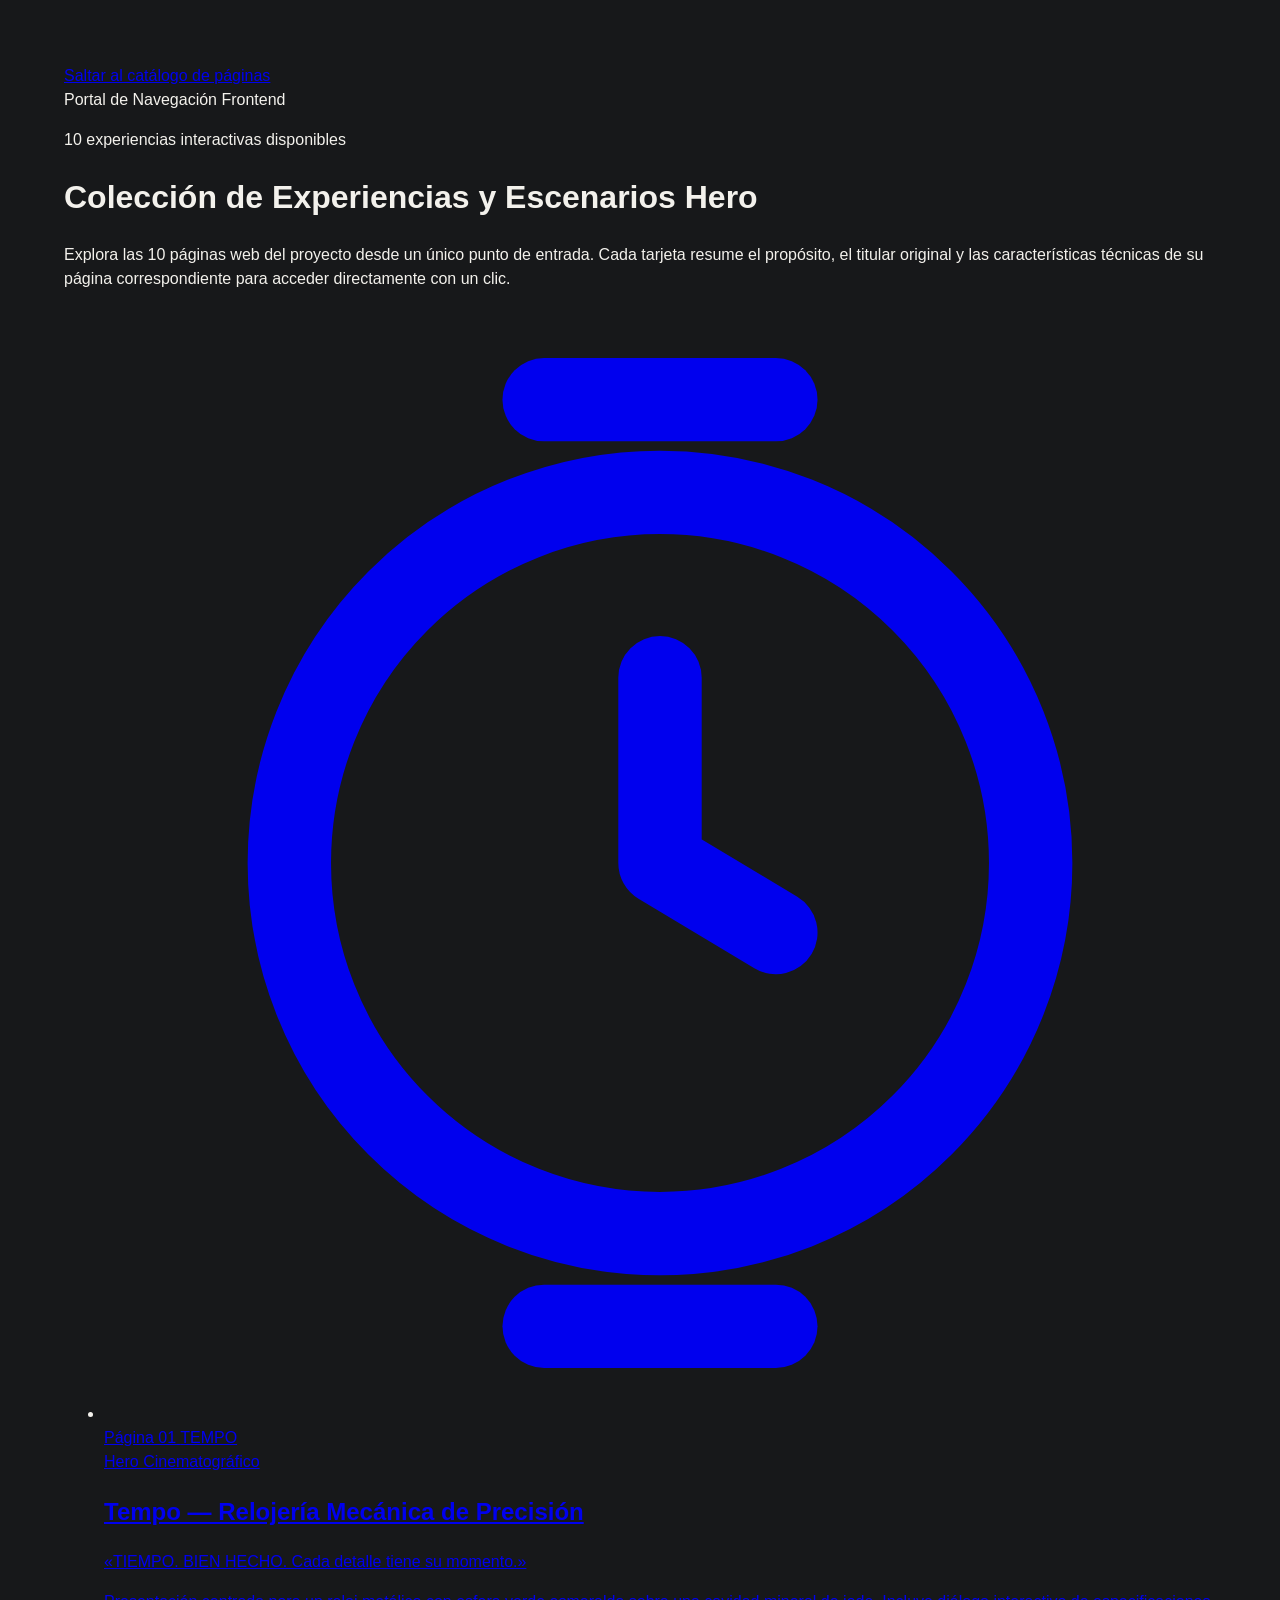
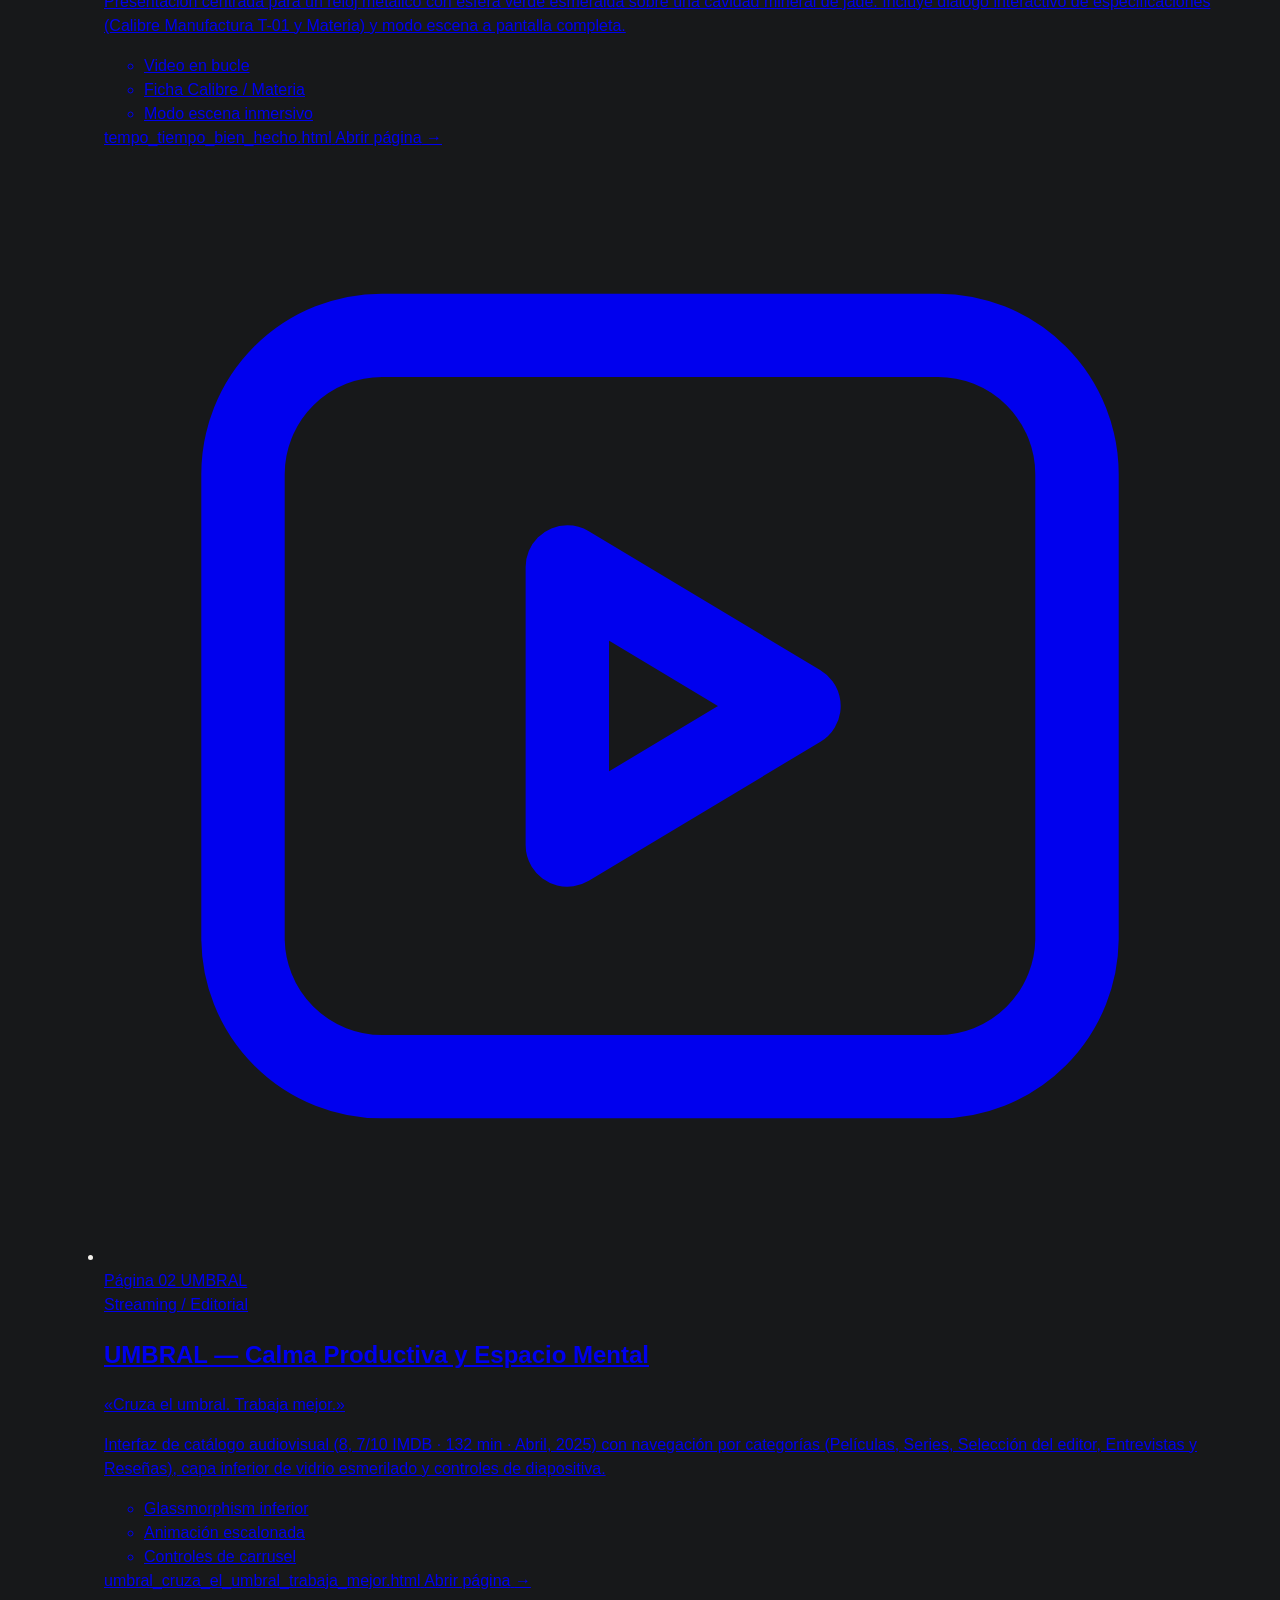
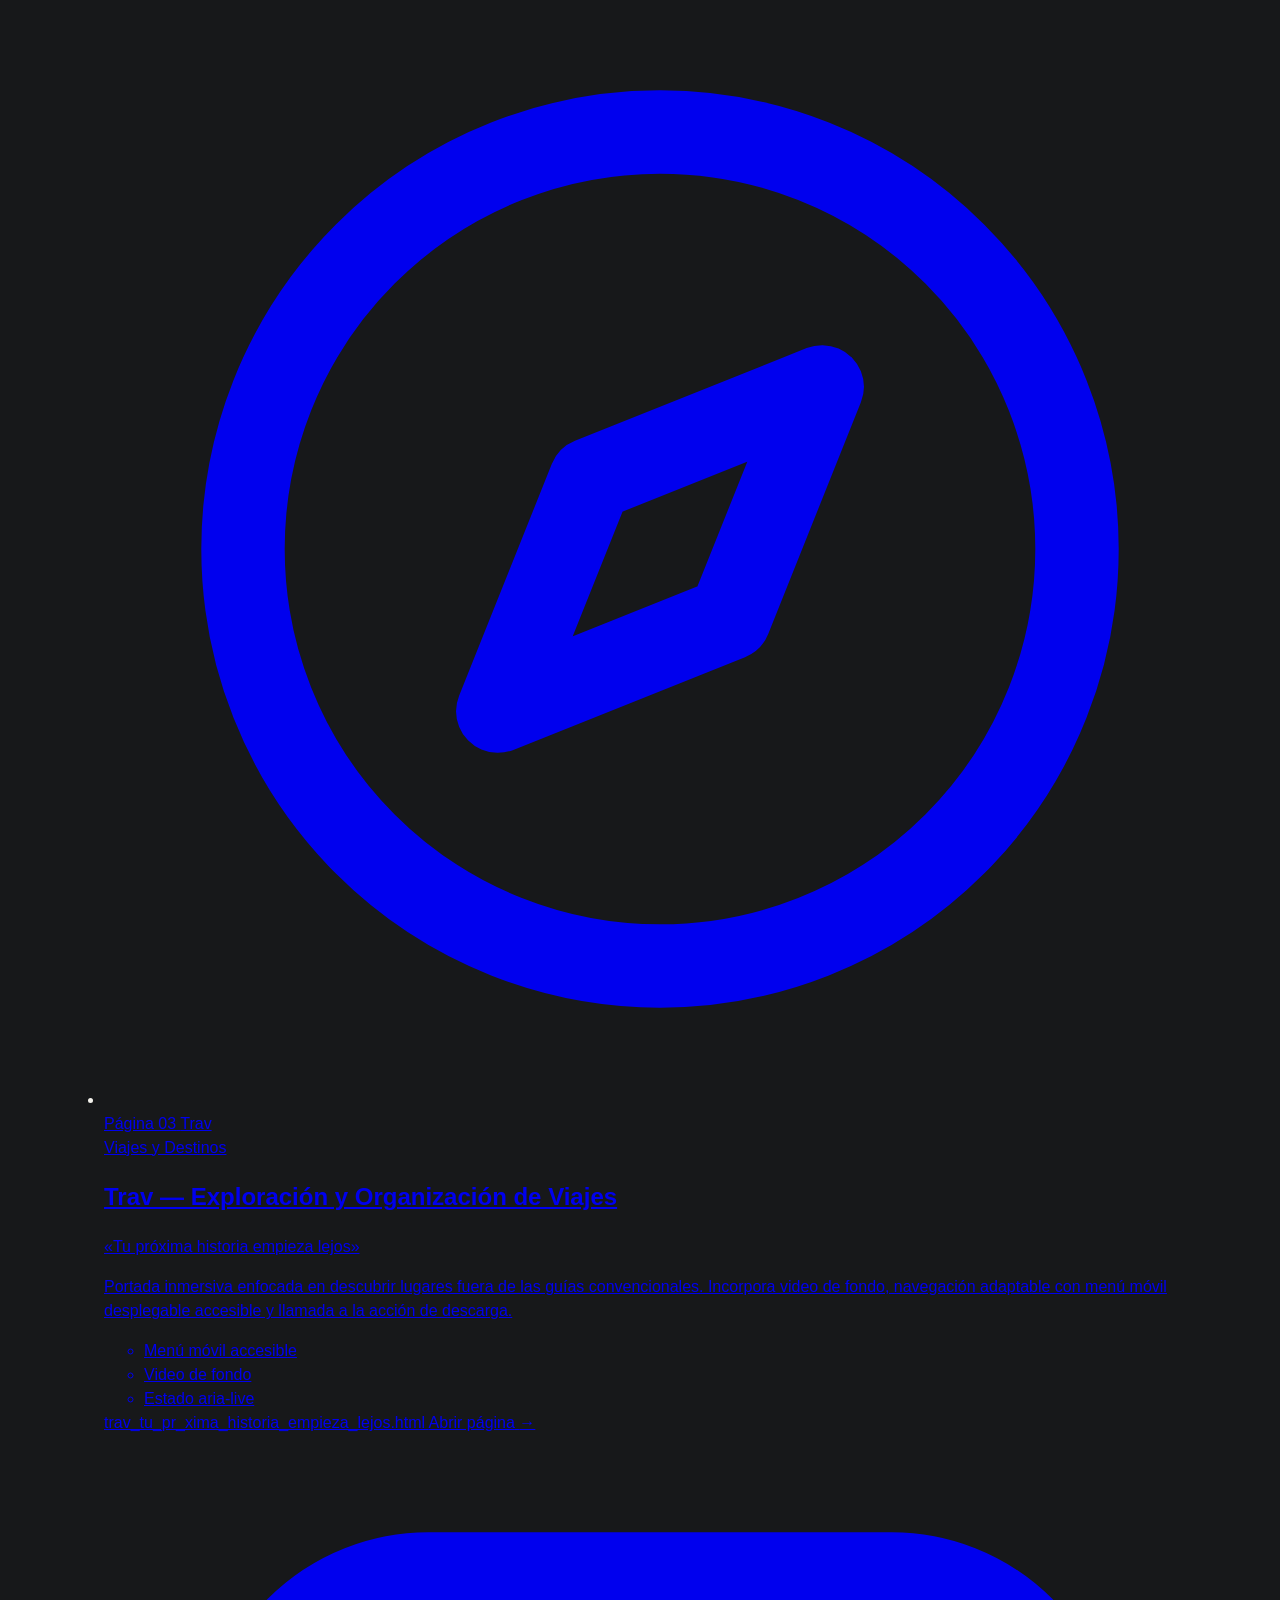
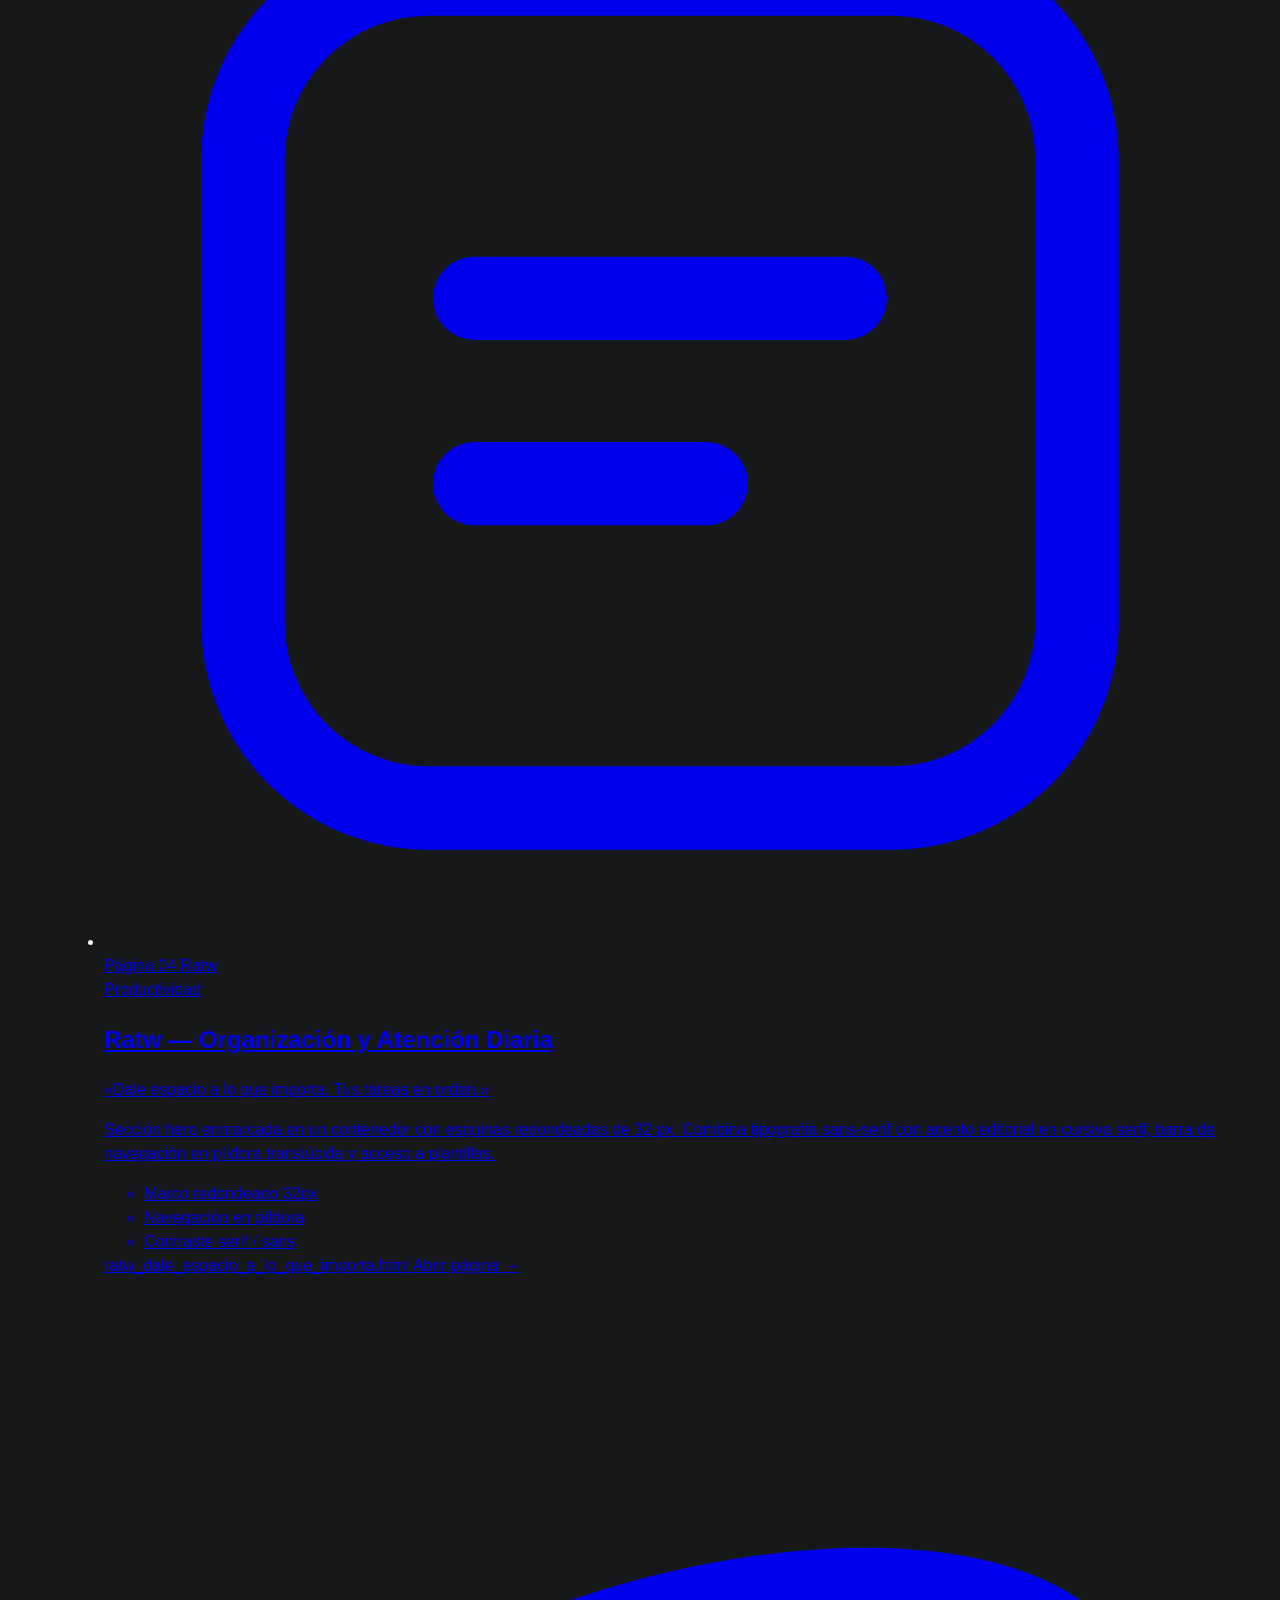
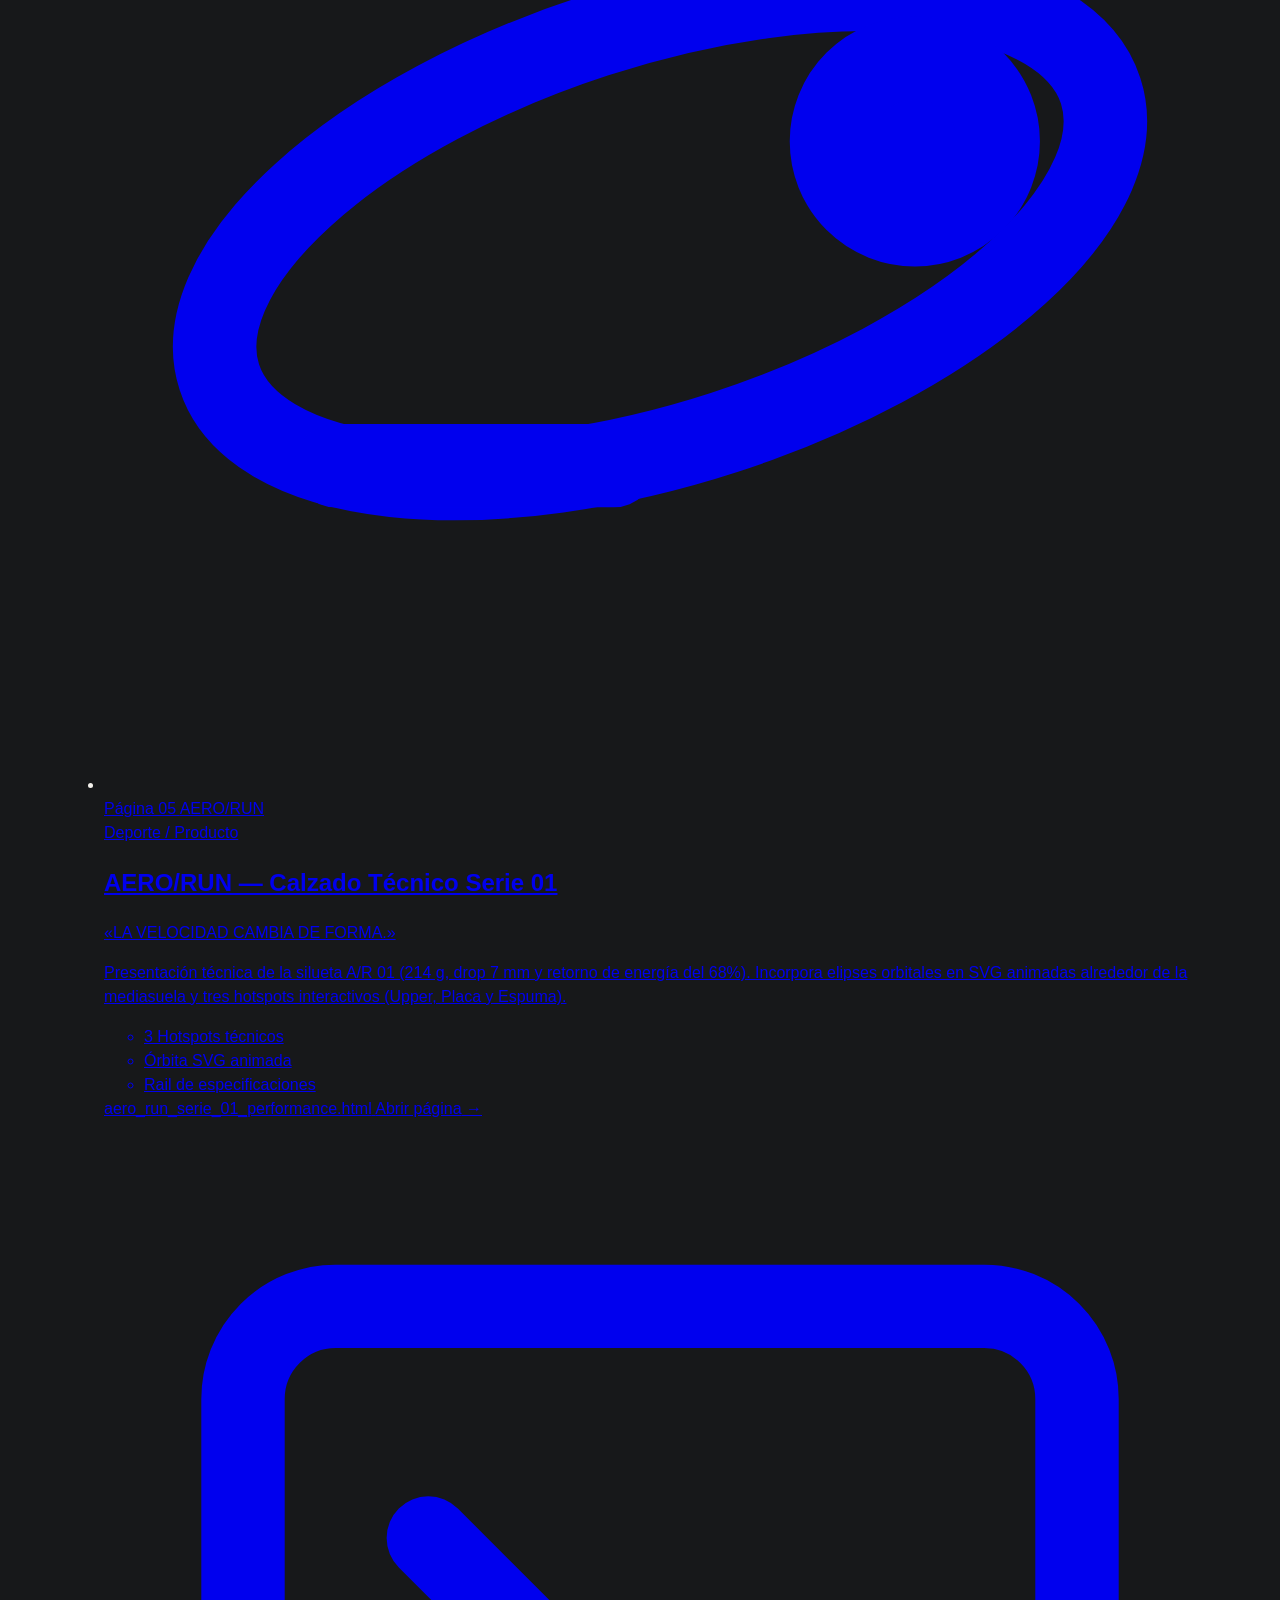
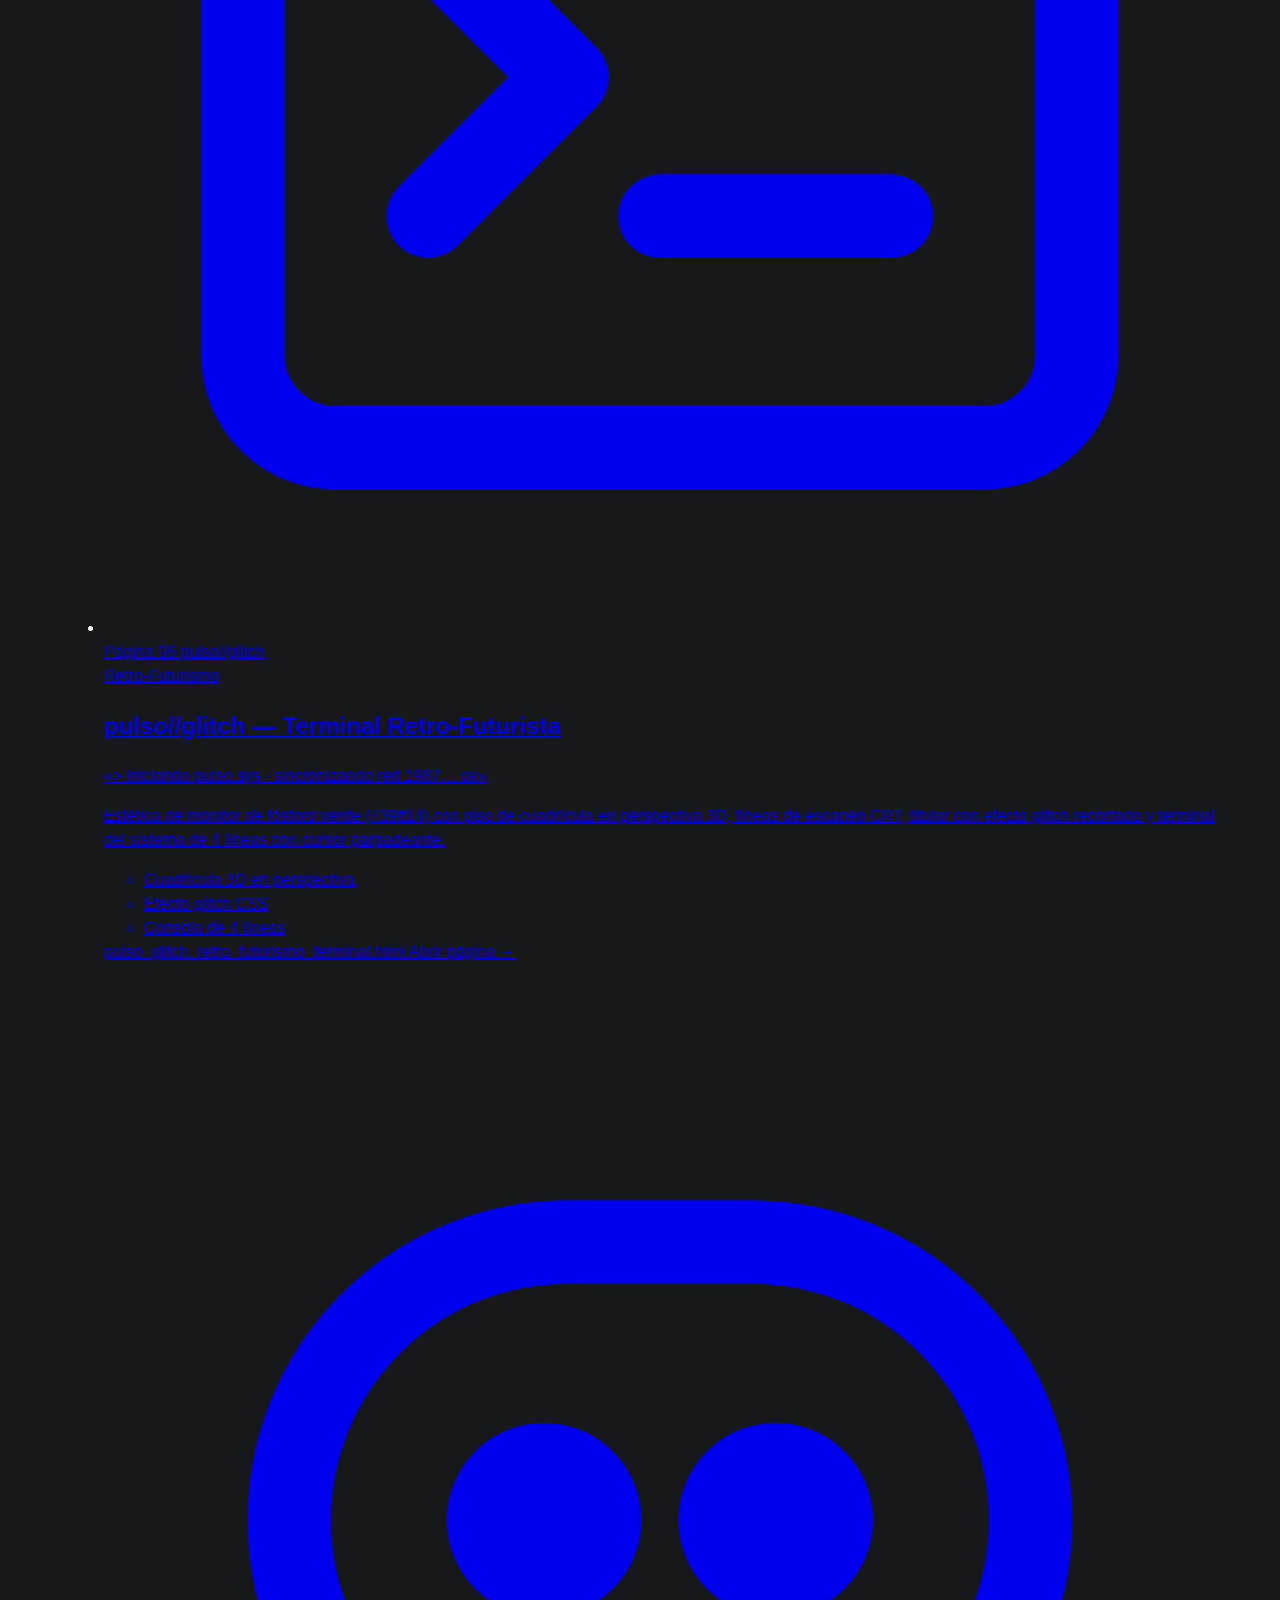
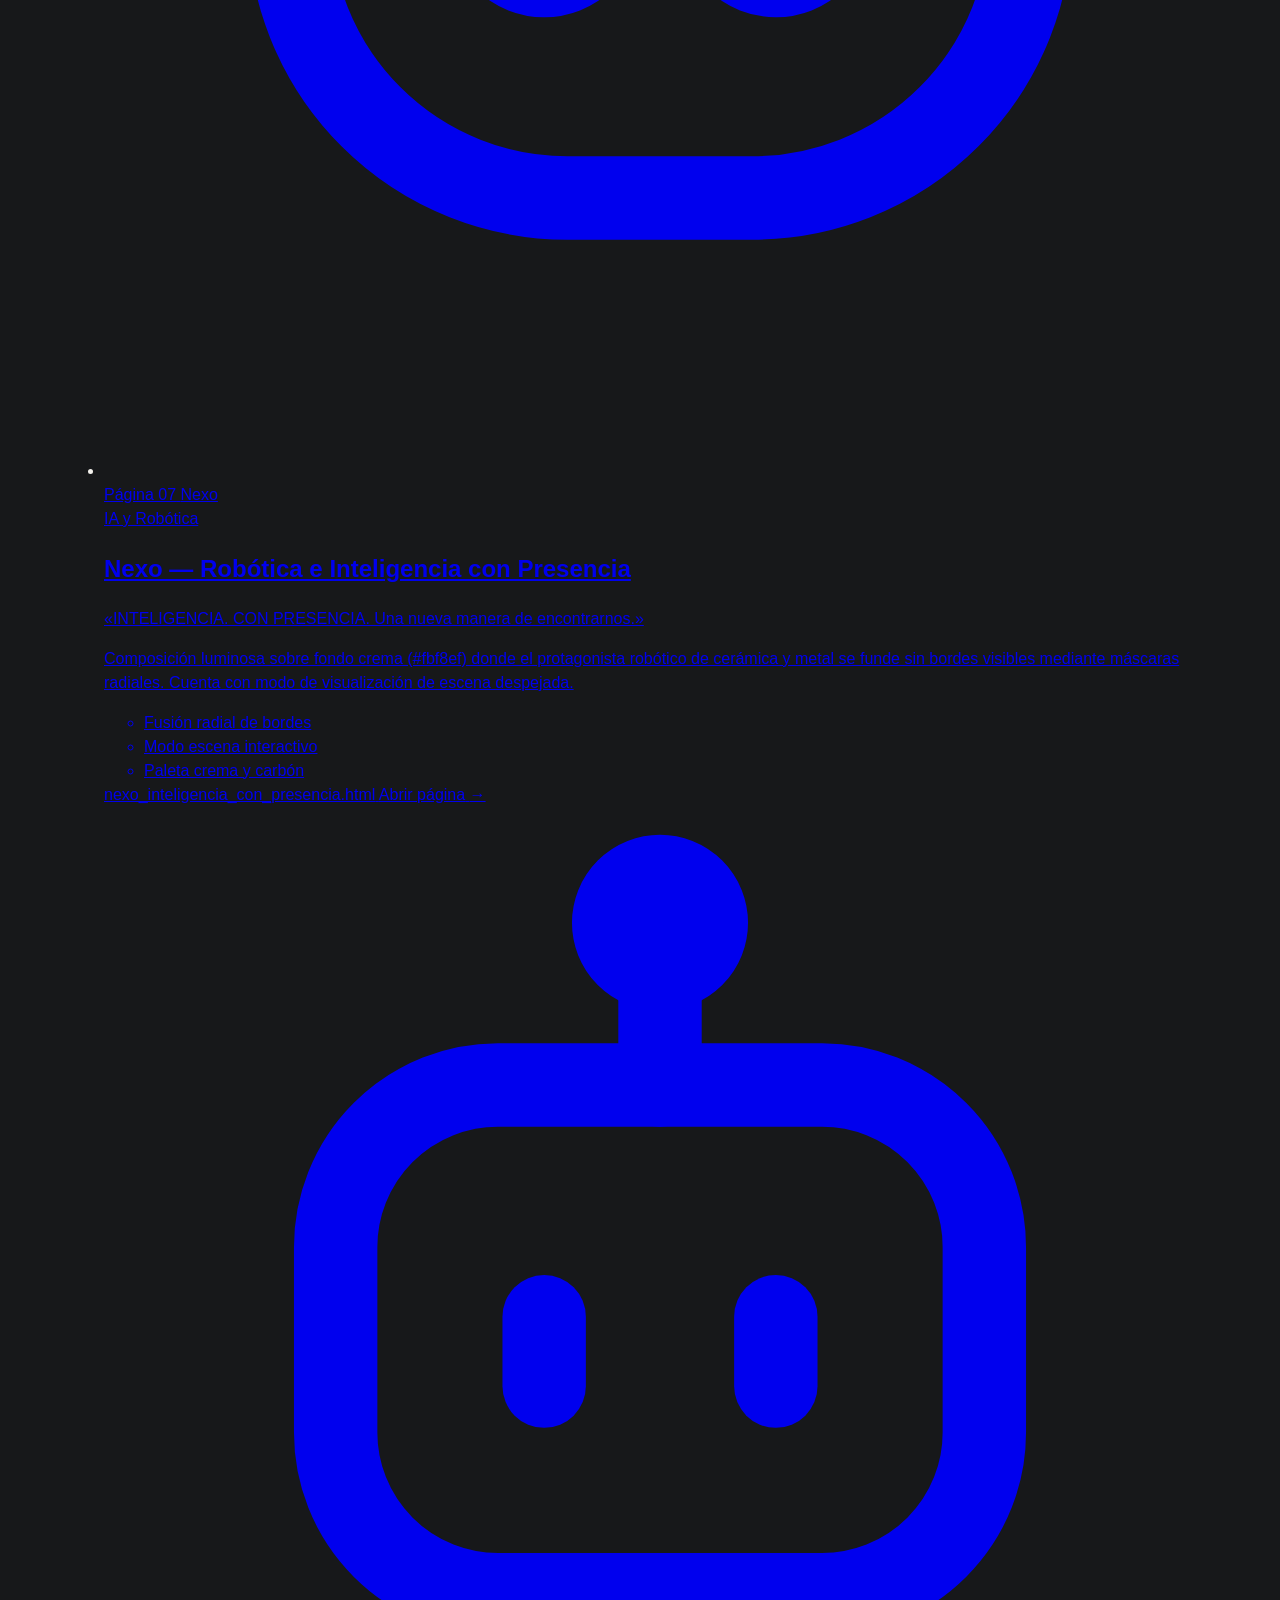
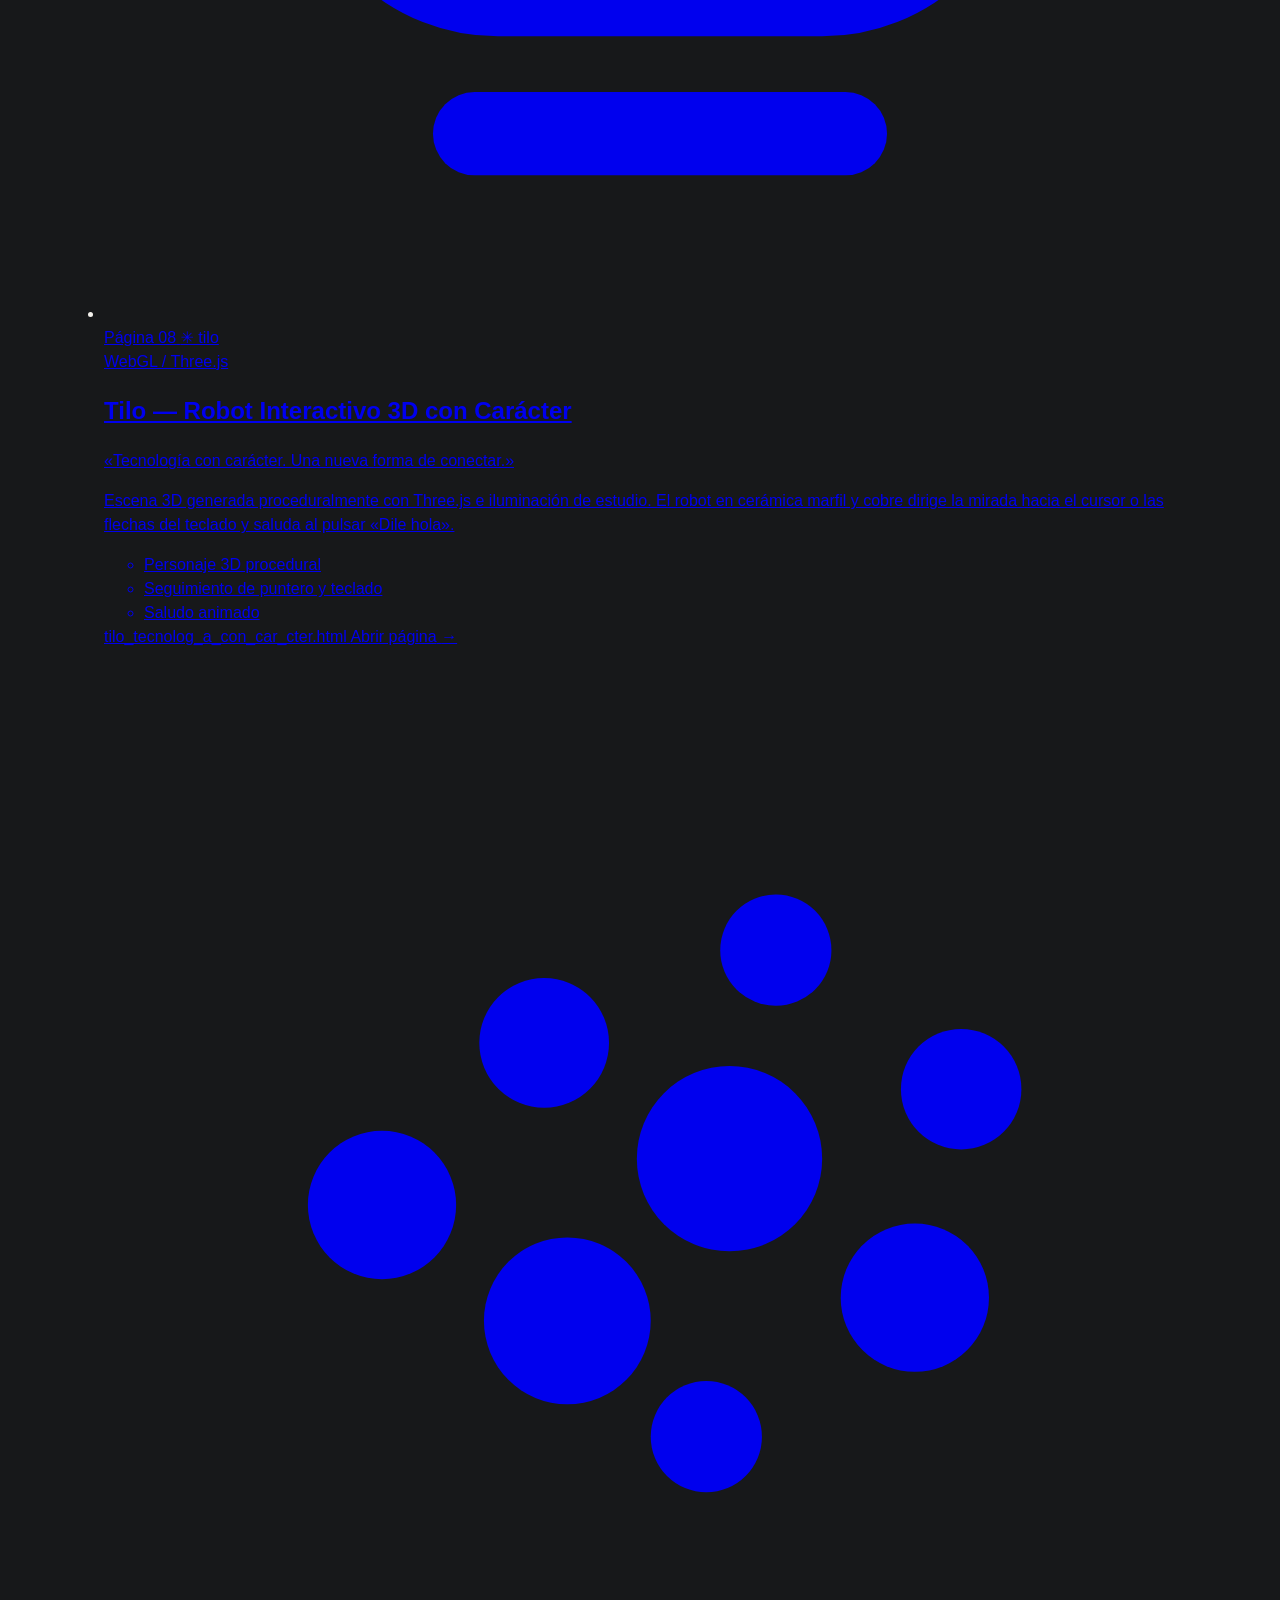
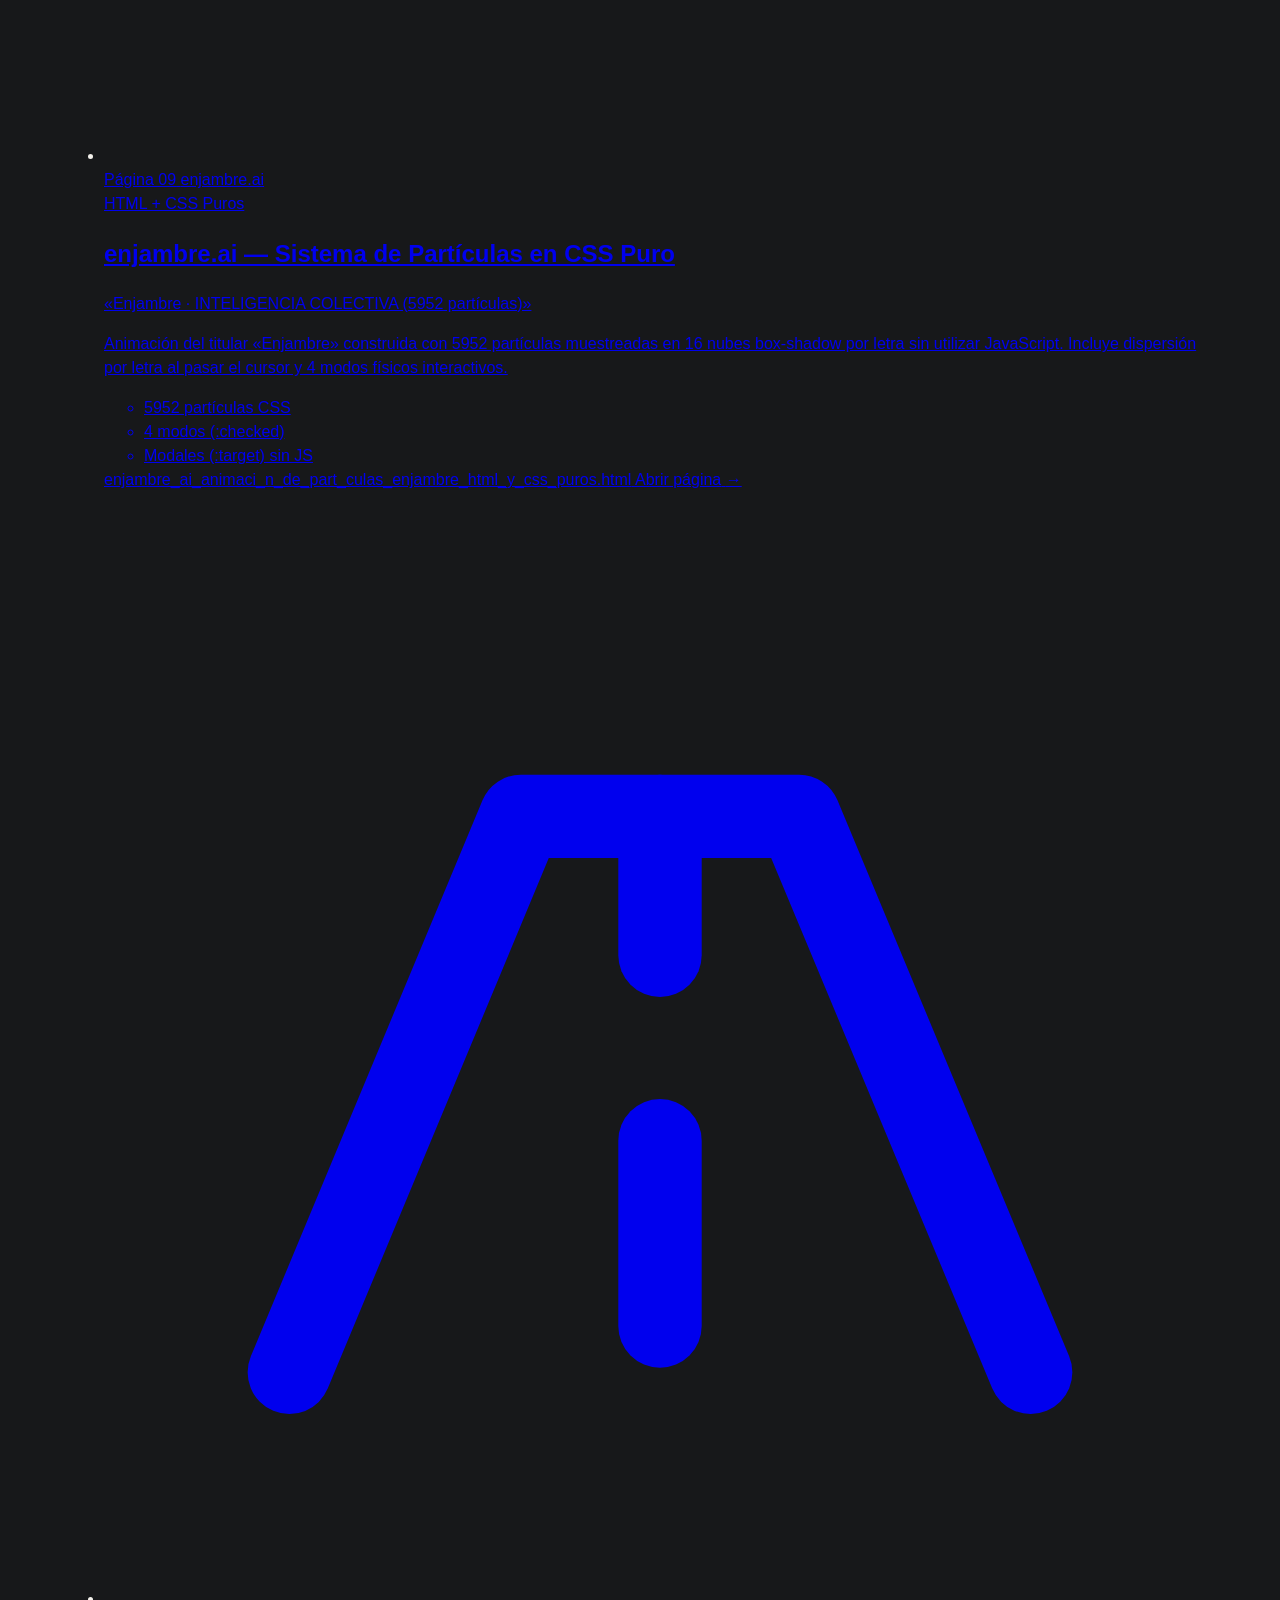
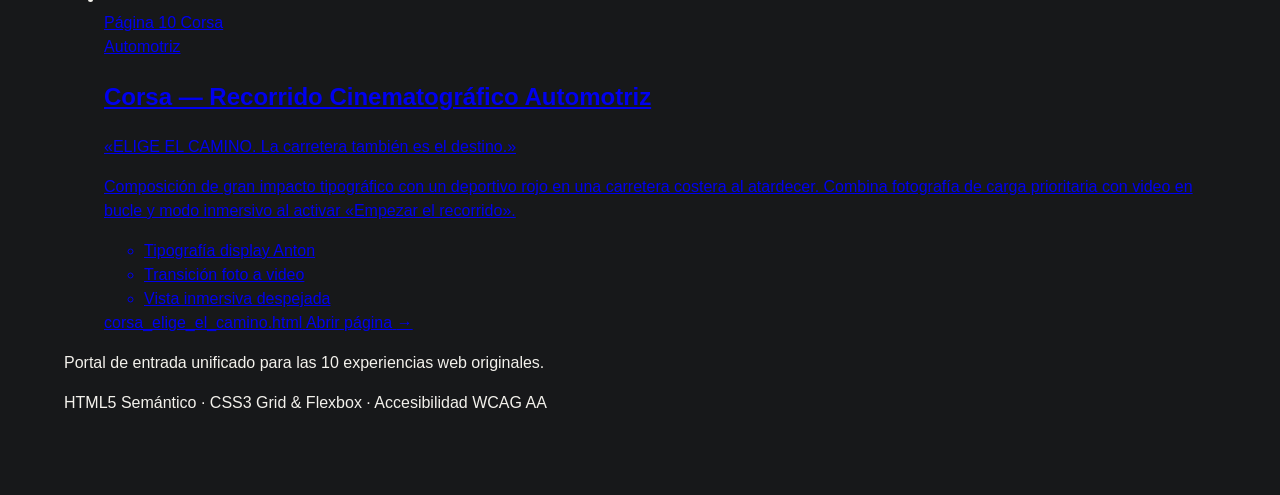
<file: portal_de_experiencias_web_cat_logo_de_10_p_ginas.html>
<!DOCTYPE html>
<html lang="es">
<head>
  <meta charset="UTF-8" />
  <meta name="viewport" content="width=device-width, initial-scale=1.0" />
  <meta
    name="description"
    content="Portal principal de navegación para acceder a las 10 experiencias web interactivas y secciones hero desarrolladas en HTML y CSS."
  />
  <title>Portal de Experiencias Web — Catálogo de 10 Páginas</title>
  <link rel="stylesheet" href="styles.css" />
</head>
<body>
  <!-- Enlace de accesibilidad para saltar directamente al catálogo con teclado -->
  <a href="#catalogo-paginas" class="skip-link">Saltar al catálogo de páginas</a>

  <!-- Cabecera principal del sitio -->
  <header class="site-header">
    <div class="header-top">
      <div class="portal-badge">
        <span class="portal-badge__dot" aria-hidden="true"></span>
        <span>Portal de Navegación Frontend</span>
      </div>
      <p class="portal-count" aria-label="Total de páginas disponibles">10 experiencias interactivas disponibles</p>
    </div>

    <div class="header-hero">
      <h1 class="site-title">Colección de Experiencias y Escenarios Hero</h1>
      <p class="site-description">
        Explora las 10 páginas web del proyecto desde un único punto de entrada. Cada tarjeta resume el propósito, el titular original y las características técnicas de su página correspondiente para acceder directamente con un clic.
      </p>
    </div>
  </header>

  <!-- Contenido principal: Cuadrícula adaptable con las 10 tarjetas de navegación -->
  <main id="catalogo-paginas" class="site-main" aria-label="Catálogo de las 10 páginas web">
    <ul class="cards-grid">

      <!-- 01. TEMPO -->
      <li class="card-item">
        <a
          href="tempo_tiempo_bien_hecho.html"
          class="nav-card nav-card--tempo"
          aria-label="Abrir página 1: Tempo — Relojería Mecánica de Precisión (TIEMPO. BIEN HECHO.)"
        >
          <div>
            <div class="card-visual">
              <div class="card-visual__identity">
                <span class="card-visual__icon" aria-hidden="true">
                  <!-- Icono de reloj mecánico / calibre -->
                  <svg viewBox="0 0 24 24" fill="none" stroke="currentColor" stroke-width="1.8" stroke-linecap="round" stroke-linejoin="round">
                    <circle cx="12" cy="12" r="8"></circle>
                    <polyline points="12 8 12 12 14.5 13.5"></polyline>
                    <path d="M9.5 2h5"></path>
                    <path d="M9.5 22h5"></path>
                  </svg>
                </span>
                <div class="card-visual__meta">
                  <span class="card-visual__number">Página 01</span>
                  <span class="card-visual__brand">TEMPO</span>
                </div>
              </div>
              <span class="card-visual__badge">Hero Cinematográfico</span>
            </div>

            <div class="card-body">
              <h2 class="card-title">Tempo — Relojería Mecánica de Precisión</h2>
              <p class="card-headline-quote">«TIEMPO. BIEN HECHO. Cada detalle tiene su momento.»</p>
              <p class="card-description">
                Presentación centrada para un reloj metálico con esfera verde esmeralda sobre una cavidad mineral de jade. Incluye diálogo interactivo de especificaciones (Calibre Manufactura T-01 y Materia) y modo escena a pantalla completa.
              </p>
              <ul class="card-features" aria-label="Características de Tempo">
                <li class="card-features__tag">Video en bucle</li>
                <li class="card-features__tag">Ficha Calibre / Materia</li>
                <li class="card-features__tag">Modo escena inmersivo</li>
              </ul>
            </div>
          </div>

          <div class="card-footer">
            <span class="card-filename" title="tempo_tiempo_bien_hecho.html">tempo_tiempo_bien_hecho.html</span>
            <span class="card-cta">
              <span>Abrir página</span>
              <span class="card-cta__arrow" aria-hidden="true">→</span>
            </span>
          </div>
        </a>
      </li>

      <!-- 02. UMBRAL -->
      <li class="card-item">
        <a
          href="umbral_cruza_el_umbral_trabaja_mejor.html"
          class="nav-card nav-card--umbral"
          aria-label="Abrir página 2: UMBRAL — Documental sobre Calma Productiva (Cruza el umbral. Trabaja mejor.)"
        >
          <div>
            <div class="card-visual">
              <div class="card-visual__identity">
                <span class="card-visual__icon" aria-hidden="true">
                  <!-- Icono de reproducción / cine documental -->
                  <svg viewBox="0 0 24 24" fill="none" stroke="currentColor" stroke-width="1.8" stroke-linecap="round" stroke-linejoin="round">
                    <rect x="3" y="4" width="18" height="16" rx="3"></rect>
                    <polygon points="10 9 15 12 10 15 10 9"></polygon>
                  </svg>
                </span>
                <div class="card-visual__meta">
                  <span class="card-visual__number">Página 02</span>
                  <span class="card-visual__brand">UMBRAL</span>
                </div>
              </div>
              <span class="card-visual__badge">Streaming / Editorial</span>
            </div>

            <div class="card-body">
              <h2 class="card-title">UMBRAL — Calma Productiva y Espacio Mental</h2>
              <p class="card-headline-quote">«Cruza el umbral. Trabaja mejor.»</p>
              <p class="card-description">
                Interfaz de catálogo audiovisual (8, 7/10 IMDB · 132 min · Abril, 2025) con navegación por categorías (Películas, Series, Selección del editor, Entrevistas y Reseñas), capa inferior de vidrio esmerilado y controles de diapositiva.
              </p>
              <ul class="card-features" aria-label="Características de UMBRAL">
                <li class="card-features__tag">Glassmorphism inferior</li>
                <li class="card-features__tag">Animación escalonada</li>
                <li class="card-features__tag">Controles de carrusel</li>
              </ul>
            </div>
          </div>

          <div class="card-footer">
            <span class="card-filename" title="umbral_cruza_el_umbral_trabaja_mejor.html">umbral_cruza_el_umbral_trabaja_mejor.html</span>
            <span class="card-cta">
              <span>Abrir página</span>
              <span class="card-cta__arrow" aria-hidden="true">→</span>
            </span>
          </div>
        </a>
      </li>

      <!-- 03. TRAV -->
      <li class="card-item">
        <a
          href="trav_tu_pr_xima_historia_empieza_lejos.html"
          class="nav-card nav-card--trav"
          aria-label="Abrir página 3: Trav — Exploración y Organización de Viajes (Tu próxima historia empieza lejos)"
        >
          <div>
            <div class="card-visual">
              <div class="card-visual__identity">
                <span class="card-visual__icon" aria-hidden="true">
                  <!-- Icono de brújula de viajes -->
                  <svg viewBox="0 0 24 24" fill="none" stroke="currentColor" stroke-width="1.8" stroke-linecap="round" stroke-linejoin="round">
                    <circle cx="12" cy="12" r="9"></circle>
                    <polygon points="15.5 8.5 13.5 13.5 8.5 15.5 10.5 10.5 15.5 8.5"></polygon>
                  </svg>
                </span>
                <div class="card-visual__meta">
                  <span class="card-visual__number">Página 03</span>
                  <span class="card-visual__brand">Trav</span>
                </div>
              </div>
              <span class="card-visual__badge">Viajes y Destinos</span>
            </div>

            <div class="card-body">
              <h2 class="card-title">Trav — Exploración y Organización de Viajes</h2>
              <p class="card-headline-quote">«Tu próxima historia empieza lejos»</p>
              <p class="card-description">
                Portada inmersiva enfocada en descubrir lugares fuera de las guías convencionales. Incorpora video de fondo, navegación adaptable con menú móvil desplegable accesible y llamada a la acción de descarga.
              </p>
              <ul class="card-features" aria-label="Características de Trav">
                <li class="card-features__tag">Menú móvil accesible</li>
                <li class="card-features__tag">Video de fondo</li>
                <li class="card-features__tag">Estado aria-live</li>
              </ul>
            </div>
          </div>

          <div class="card-footer">
            <span class="card-filename" title="trav_tu_pr_xima_historia_empieza_lejos.html">trav_tu_pr_xima_historia_empieza_lejos.html</span>
            <span class="card-cta">
              <span>Abrir página</span>
              <span class="card-cta__arrow" aria-hidden="true">→</span>
            </span>
          </div>
        </a>
      </li>

      <!-- 04. RATW -->
      <li class="card-item">
        <a
          href="ratw_dale_espacio_a_lo_que_importa.html"
          class="nav-card nav-card--ratw"
          aria-label="Abrir página 4: Ratw — Organización y Atención Diaria (Dale espacio a lo que importa)"
        >
          <div>
            <div class="card-visual">
              <div class="card-visual__identity">
                <span class="card-visual__icon" aria-hidden="true">
                  <!-- Icono de diseño de bloques y tareas en orden -->
                  <svg viewBox="0 0 24 24" fill="none" stroke="currentColor" stroke-width="1.8" stroke-linecap="round" stroke-linejoin="round">
                    <rect x="3" y="3" width="18" height="18" rx="4"></rect>
                    <path d="M8 10h8"></path>
                    <path d="M8 14h5"></path>
                  </svg>
                </span>
                <div class="card-visual__meta">
                  <span class="card-visual__number">Página 04</span>
                  <span class="card-visual__brand">Ratw</span>
                </div>
              </div>
              <span class="card-visual__badge">Productividad</span>
            </div>

            <div class="card-body">
              <h2 class="card-title">Ratw — Organización y Atención Diaria</h2>
              <p class="card-headline-quote">«Dale espacio a lo que importa. Tus tareas en orden.»</p>
              <p class="card-description">
                Sección hero enmarcada en un contenedor con esquinas redondeadas de 32 px. Combina tipografía sans-serif con acento editorial en cursiva serif, barra de navegación en píldora translúcida y acceso a plantillas.
              </p>
              <ul class="card-features" aria-label="Características de Ratw">
                <li class="card-features__tag">Marco redondeado 32px</li>
                <li class="card-features__tag">Navegación en píldora</li>
                <li class="card-features__tag">Contraste serif / sans</li>
              </ul>
            </div>
          </div>

          <div class="card-footer">
            <span class="card-filename" title="ratw_dale_espacio_a_lo_que_importa.html">ratw_dale_espacio_a_lo_que_importa.html</span>
            <span class="card-cta">
              <span>Abrir página</span>
              <span class="card-cta__arrow" aria-hidden="true">→</span>
            </span>
          </div>
        </a>
      </li>

      <!-- 05. AERO/RUN -->
      <li class="card-item">
        <a
          href="aero_run_serie_01_performance.html"
          class="nav-card nav-card--aerorun"
          aria-label="Abrir página 5: AERO/RUN — Calzado Técnico Serie 01 Performance (LA VELOCIDAD CAMBIA DE FORMA.)"
        >
          <div>
            <div class="card-visual">
              <div class="card-visual__identity">
                <span class="card-visual__icon" aria-hidden="true">
                  <!-- Icono de órbita técnica y rendimiento -->
                  <svg viewBox="0 0 24 24" fill="none" stroke="currentColor" stroke-width="1.8" stroke-linecap="round" stroke-linejoin="round">
                    <ellipse cx="12" cy="12" rx="10" ry="4.5" transform="rotate(-18 12 12)"></ellipse>
                    <circle cx="17.5" cy="10" r="1.8" fill="currentColor"></circle>
                    <path d="M5 17h6"></path>
                  </svg>
                </span>
                <div class="card-visual__meta">
                  <span class="card-visual__number">Página 05</span>
                  <span class="card-visual__brand">AERO/RUN</span>
                </div>
              </div>
              <span class="card-visual__badge">Deporte / Producto</span>
            </div>

            <div class="card-body">
              <h2 class="card-title">AERO/RUN — Calzado Técnico Serie 01</h2>
              <p class="card-headline-quote">«LA VELOCIDAD CAMBIA DE FORMA.»</p>
              <p class="card-description">
                Presentación técnica de la silueta A/R 01 (214 g, drop 7 mm y retorno de energía del 68%). Incorpora elipses orbitales en SVG animadas alrededor de la mediasuela y tres hotspots interactivos (Upper, Placa y Espuma).
              </p>
              <ul class="card-features" aria-label="Características de AERO/RUN">
                <li class="card-features__tag">3 Hotspots técnicos</li>
                <li class="card-features__tag">Órbita SVG animada</li>
                <li class="card-features__tag">Rail de especificaciones</li>
              </ul>
            </div>
          </div>

          <div class="card-footer">
            <span class="card-filename" title="aero_run_serie_01_performance.html">aero_run_serie_01_performance.html</span>
            <span class="card-cta">
              <span>Abrir página</span>
              <span class="card-cta__arrow" aria-hidden="true">→</span>
            </span>
          </div>
        </a>
      </li>

      <!-- 06. PULSO//GLITCH -->
      <li class="card-item">
        <a
          href="pulso_glitch_retro_futurismo_terminal.html"
          class="nav-card nav-card--pulsoglitch"
          aria-label="Abrir página 6: pulso//glitch — Terminal Retro-Futurista (pulso glitch)"
        >
          <div>
            <div class="card-visual">
              <div class="card-visual__identity">
                <span class="card-visual__icon" aria-hidden="true">
                  <!-- Icono de consola terminal retro-futurista -->
                  <svg viewBox="0 0 24 24" fill="none" stroke="currentColor" stroke-width="1.8" stroke-linecap="round" stroke-linejoin="round">
                    <rect x="3" y="4" width="18" height="16" rx="2"></rect>
                    <polyline points="7 9 10 12 7 15"></polyline>
                    <line x1="12" y1="15" x2="17" y2="15"></line>
                  </svg>
                </span>
                <div class="card-visual__meta">
                  <span class="card-visual__number">Página 06</span>
                  <span class="card-visual__brand">pulso//glitch</span>
                </div>
              </div>
              <span class="card-visual__badge">Retro-Futurismo</span>
            </div>

            <div class="card-body">
              <h2 class="card-title">pulso//glitch — Terminal Retro-Futurista</h2>
              <p class="card-headline-quote">«&gt; iniciando pulso.sys · sincronizando red 1987… ok»</p>
              <p class="card-description">
                Estética de monitor de fósforo verde (#39ff14) con piso de cuadrícula en perspectiva 3D, líneas de escaneo CRT, titular con efecto glitch recortado y terminal del sistema de 4 líneas con cursor parpadeante.
              </p>
              <ul class="card-features" aria-label="Características de pulso//glitch">
                <li class="card-features__tag">Cuadrícula 3D en perspectiva</li>
                <li class="card-features__tag">Efecto glitch CSS</li>
                <li class="card-features__tag">Consola de 4 líneas</li>
              </ul>
            </div>
          </div>

          <div class="card-footer">
            <span class="card-filename" title="pulso_glitch_retro_futurismo_terminal.html">pulso_glitch_retro_futurismo_terminal.html</span>
            <span class="card-cta">
              <span>Abrir página</span>
              <span class="card-cta__arrow" aria-hidden="true">→</span>
            </span>
          </div>
        </a>
      </li>

      <!-- 07. NEXO -->
      <li class="card-item">
        <a
          href="nexo_inteligencia_con_presencia.html"
          class="nav-card nav-card--nexo"
          aria-label="Abrir página 7: Nexo — Robótica e Inteligencia con Presencia (INTELIGENCIA. CON PRESENCIA.)"
        >
          <div>
            <div class="card-visual">
              <div class="card-visual__identity">
                <span class="card-visual__icon" aria-hidden="true">
                  <!-- Icono de presencia robótica minimalista -->
                  <svg viewBox="0 0 24 24" fill="none" stroke="currentColor" stroke-width="1.8" stroke-linecap="round" stroke-linejoin="round">
                    <rect x="4" y="6" width="16" height="12" rx="6"></rect>
                    <circle cx="9.5" cy="12" r="1.2" fill="currentColor"></circle>
                    <circle cx="14.5" cy="12" r="1.2" fill="currentColor"></circle>
                  </svg>
                </span>
                <div class="card-visual__meta">
                  <span class="card-visual__number">Página 07</span>
                  <span class="card-visual__brand">Nexo</span>
                </div>
              </div>
              <span class="card-visual__badge">IA y Robótica</span>
            </div>

            <div class="card-body">
              <h2 class="card-title">Nexo — Robótica e Inteligencia con Presencia</h2>
              <p class="card-headline-quote">«INTELIGENCIA. CON PRESENCIA. Una nueva manera de encontrarnos.»</p>
              <p class="card-description">
                Composición luminosa sobre fondo crema (#fbf8ef) donde el protagonista robótico de cerámica y metal se funde sin bordes visibles mediante máscaras radiales. Cuenta con modo de visualización de escena despejada.
              </p>
              <ul class="card-features" aria-label="Características de Nexo">
                <li class="card-features__tag">Fusión radial de bordes</li>
                <li class="card-features__tag">Modo escena interactivo</li>
                <li class="card-features__tag">Paleta crema y carbón</li>
              </ul>
            </div>
          </div>

          <div class="card-footer">
            <span class="card-filename" title="nexo_inteligencia_con_presencia.html">nexo_inteligencia_con_presencia.html</span>
            <span class="card-cta">
              <span>Abrir página</span>
              <span class="card-cta__arrow" aria-hidden="true">→</span>
            </span>
          </div>
        </a>
      </li>

      <!-- 08. TILO -->
      <li class="card-item">
        <a
          href="tilo_tecnolog_a_con_car_cter.html"
          class="nav-card nav-card--tilo"
          aria-label="Abrir página 8: Tilo — Robot Interactivo 3D en Tiempo Real (Tecnología con carácter.)"
        >
          <div>
            <div class="card-visual">
              <div class="card-visual__identity">
                <span class="card-visual__icon" aria-hidden="true">
                  <!-- Icono de personaje 3D / geometría espacial -->
                  <svg viewBox="0 0 24 24" fill="none" stroke="currentColor" stroke-width="1.8" stroke-linecap="round" stroke-linejoin="round">
                    <path d="M12 3v3"></path>
                    <circle cx="12" cy="2.5" r="1"></circle>
                    <rect x="5" y="6" width="14" height="11" rx="3.5"></rect>
                    <line x1="9.5" y1="11" x2="9.5" y2="12.5"></line>
                    <line x1="14.5" y1="11" x2="14.5" y2="12.5"></line>
                    <path d="M8 20h8"></path>
                  </svg>
                </span>
                <div class="card-visual__meta">
                  <span class="card-visual__number">Página 08</span>
                  <span class="card-visual__brand">✳ tilo</span>
                </div>
              </div>
              <span class="card-visual__badge">WebGL / Three.js</span>
            </div>

            <div class="card-body">
              <h2 class="card-title">Tilo — Robot Interactivo 3D con Carácter</h2>
              <p class="card-headline-quote">«Tecnología con carácter. Una nueva forma de conectar.»</p>
              <p class="card-description">
                Escena 3D generada proceduralmente con Three.js e iluminación de estudio. El robot en cerámica marfil y cobre dirige la mirada hacia el cursor o las flechas del teclado y saluda al pulsar «Dile hola».
              </p>
              <ul class="card-features" aria-label="Características de Tilo">
                <li class="card-features__tag">Personaje 3D procedural</li>
                <li class="card-features__tag">Seguimiento de puntero y teclado</li>
                <li class="card-features__tag">Saludo animado</li>
              </ul>
            </div>
          </div>

          <div class="card-footer">
            <span class="card-filename" title="tilo_tecnolog_a_con_car_cter.html">tilo_tecnolog_a_con_car_cter.html</span>
            <span class="card-cta">
              <span>Abrir página</span>
              <span class="card-cta__arrow" aria-hidden="true">→</span>
            </span>
          </div>
        </a>
      </li>

      <!-- 09. ENJAMBRE.AI -->
      <li class="card-item">
        <a
          href="enjambre_ai_animaci_n_de_part_culas_enjambre_html_y_css_puros.html"
          class="nav-card nav-card--enjambre"
          aria-label="Abrir página 9: enjambre.ai — Animación de Partículas en HTML y CSS Puros (Enjambre)"
        >
          <div>
            <div class="card-visual">
              <div class="card-visual__identity">
                <span class="card-visual__icon" aria-hidden="true">
                  <!-- Icono de nube/enjambre de partículas -->
                  <svg viewBox="0 0 24 24" fill="currentColor">
                    <circle cx="6" cy="12" r="1.6"></circle>
                    <circle cx="9.5" cy="8.5" r="1.4"></circle>
                    <circle cx="10" cy="14.5" r="1.8"></circle>
                    <circle cx="13.5" cy="11" r="2"></circle>
                    <circle cx="14.5" cy="6.5" r="1.2"></circle>
                    <circle cx="17.5" cy="14" r="1.6"></circle>
                    <circle cx="18.5" cy="9.5" r="1.3"></circle>
                    <circle cx="13" cy="17" r="1.2"></circle>
                  </svg>
                </span>
                <div class="card-visual__meta">
                  <span class="card-visual__number">Página 09</span>
                  <span class="card-visual__brand">enjambre.ai</span>
                </div>
              </div>
              <span class="card-visual__badge">HTML + CSS Puros</span>
            </div>

            <div class="card-body">
              <h2 class="card-title">enjambre.ai — Sistema de Partículas en CSS Puro</h2>
              <p class="card-headline-quote">«Enjambre · INTELIGENCIA COLECTIVA (5952 partículas)»</p>
              <p class="card-description">
                 Animación del titular «Enjambre» construida con 5952 partículas muestreadas en 16 nubes box-shadow por letra sin utilizar JavaScript. Incluye dispersión por letra al pasar el cursor y 4 modos físicos interactivos.
              </p>
              <ul class="card-features" aria-label="Características de enjambre.ai">
                <li class="card-features__tag">5952 partículas CSS</li>
                <li class="card-features__tag">4 modos (:checked)</li>
                <li class="card-features__tag">Modales (:target) sin JS</li>
              </ul>
            </div>
          </div>

          <div class="card-footer">
            <span class="card-filename" title="enjambre_ai_animaci_n_de_part_culas_enjambre_html_y_css_puros.html">enjambre_ai_animaci_n_de_part_culas_enjambre_html_y_css_puros.html</span>
            <span class="card-cta">
              <span>Abrir página</span>
              <span class="card-cta__arrow" aria-hidden="true">→</span>
            </span>
          </div>
        </a>
      </li>

      <!-- 10. CORSA -->
      <li class="card-item">
        <a
          href="corsa_elige_el_camino.html"
          class="nav-card nav-card--corsa"
          aria-label="Abrir página 10: Corsa — Recorrido Cinematográfico Automotriz (ELIGE EL CAMINO.)"
        >
          <div>
            <div class="card-visual">
              <div class="card-visual__identity">
                <span class="card-visual__icon" aria-hidden="true">
                  <!-- Icono de horizonte y carretera -->
                  <svg viewBox="0 0 24 24" fill="none" stroke="currentColor" stroke-width="1.8" stroke-linecap="round" stroke-linejoin="round">
                    <path d="M4 19L9 7h6l5 12"></path>
                    <line x1="12" y1="7" x2="12" y2="10"></line>
                    <line x1="12" y1="14" x2="12" y2="18"></line>
                  </svg>
                </span>
                <div class="card-visual__meta">
                  <span class="card-visual__number">Página 10</span>
                  <span class="card-visual__brand">Corsa</span>
                </div>
              </div>
              <span class="card-visual__badge">Automotriz</span>
            </div>

            <div class="card-body">
              <h2 class="card-title">Corsa — Recorrido Cinematográfico Automotriz</h2>
              <p class="card-headline-quote">«ELIGE EL CAMINO. La carretera también es el destino.»</p>
              <p class="card-description">
                Composición de gran impacto tipográfico con un deportivo rojo en una carretera costera al atardecer. Combina fotografía de carga prioritaria con video en bucle y modo inmersivo al activar «Empezar el recorrido».
              </p>
              <ul class="card-features" aria-label="Características de Corsa">
                <li class="card-features__tag">Tipografía display Anton</li>
                <li class="card-features__tag">Transición foto a video</li>
                <li class="card-features__tag">Vista inmersiva despejada</li>
              </ul>
            </div>
          </div>

          <div class="card-footer">
            <span class="card-filename" title="corsa_elige_el_camino.html">corsa_elige_el_camino.html</span>
            <span class="card-cta">
              <span>Abrir página</span>
              <span class="card-cta__arrow" aria-hidden="true">→</span>
            </span>
          </div>
        </a>
      </li>

    </ul>
  </main>

  <!-- Pie de página del portal -->
  <footer class="site-footer">
    <p>Portal de entrada unificado para las 10 experiencias web originales.</p>
    <p class="footer-tech">HTML5 Semántico · CSS3 Grid &amp; Flexbox · Accesibilidad WCAG AA</p>
  </footer>
</body>
</html>
</file>
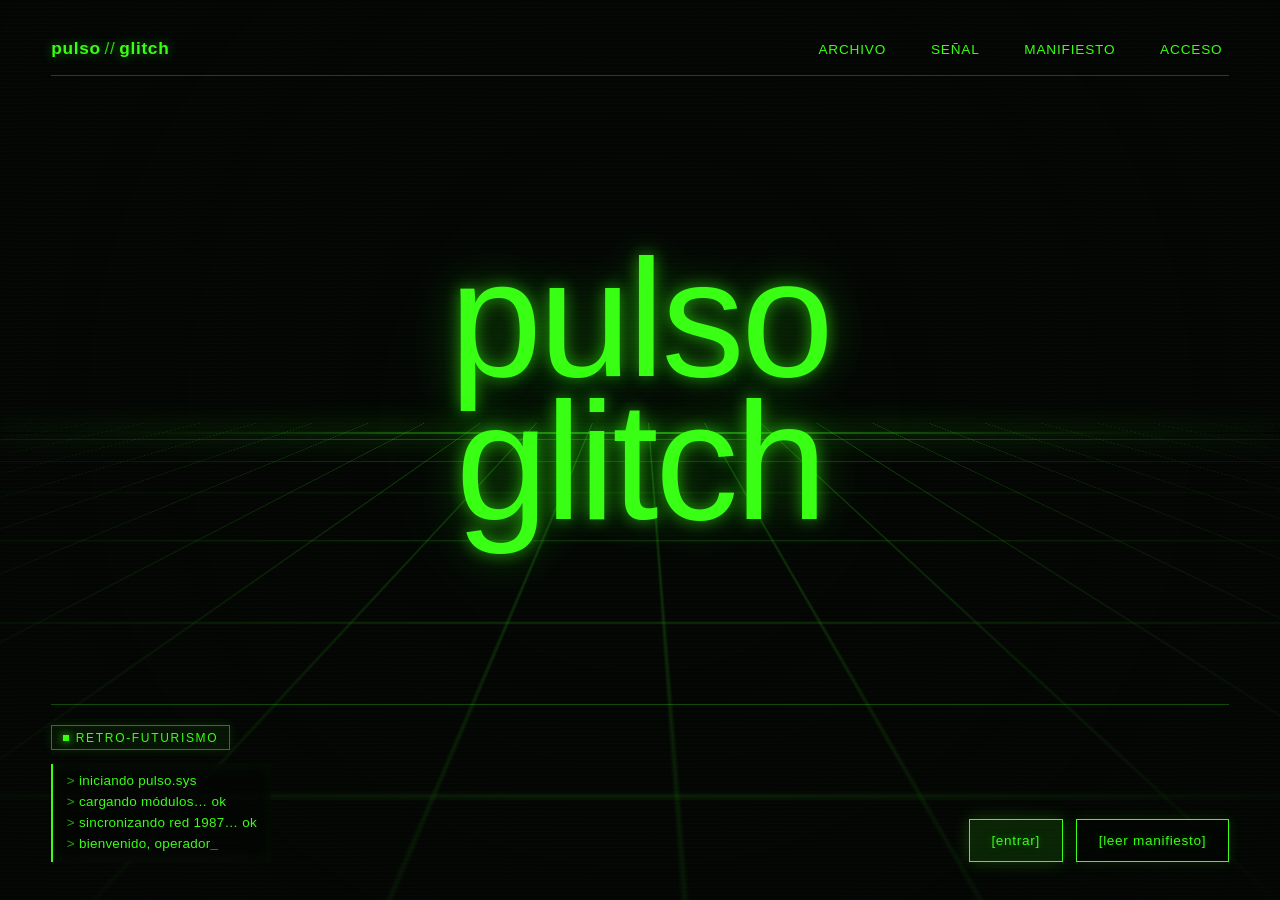
<file: pulso_glitch_retro_futurismo_terminal.html>
<!DOCTYPE html>
<html lang="es">
<head>
  <meta charset="UTF-8">
  <meta name="viewport" content="width=device-width, initial-scale=1.0">
  <title>pulso//glitch — Retro-Futurismo Terminal</title>
  <link rel="stylesheet" href="https://api.fontshare.com/v2/css?f[]=satoshi@1&amp;display=swap">
  <link rel="stylesheet" href="https://api.fontshare.com/v2/css?f[]=satoshi@400,500&amp;display=swap">
  <link rel="stylesheet" href="https://api.fontshare.com/v2/css?f[]=excon@400,700&amp;display=swap">
  <style>
    :root {
      --bg: #040604;
      --ink: #39ff14;
      --ink-dim: rgba(57, 255, 20, 0.68);
      --ink-muted: rgba(57, 255, 20, 0.28);
      --ink-faint: rgba(57, 255, 20, 0.12);
      --ink-glow: rgba(57, 255, 20, 0.45);
    }

    *, *::before, *::after {
      box-sizing: border-box;
      margin: 0;
      padding: 0;
    }

    html, body {
      width: 100%;
      min-height: 100%;
      background-color: #040604;
      color: #39ff14;
      overflow-x: hidden;
      -webkit-font-smoothing: antialiased;
      -moz-osx-font-smoothing: grayscale;
    }

    .section-copy,
    .section-nav {
      font-family: 'Satoshi', sans-serif;
    }

    .section-title {
      font-family: 'Excon', sans-serif;
    }

    /* Hero Container & Entrance Animation (1.4s from opacity:0, scale(0.96), blur(8px)) */
    .hero {
      position: relative;
      width: 100%;
      min-height: 100vh;
      min-height: 100dvh;
      background-color: #040604;
      color: #39ff14;
      display: flex;
      flex-direction: column;
      justify-content: space-between;
      padding: clamp(1.25rem, 3vw, 2.5rem) clamp(1.25rem, 4vw, 3.5rem);
      overflow: hidden;
      isolation: isolate;
      opacity: 0;
      transform: scale(0.96);
      filter: blur(8px);
      animation: hero-enter 1.4s cubic-bezier(0.19, 1, 0.22, 1) forwards;
    }

    @keyframes hero-enter {
      0% {
        opacity: 0;
        transform: scale(0.96);
        filter: blur(8px);
      }
      100% {
        opacity: 1;
        transform: scale(1);
        filter: blur(0px);
      }
    }

    /* Atmospheric Layer 1: Perspective Green Grid Floor */
    .hero-floor-stage {
      position: absolute;
      inset: 0;
      pointer-events: none;
      z-index: -3;
      overflow: hidden;
      perspective: 420px;
      perspective-origin: 50% 48%;
    }

    .hero-floor-horizon {
      position: absolute;
      left: 0;
      right: 0;
      top: 48%;
      height: 2px;
      background: linear-gradient(
        90deg,
        transparent 0%,
        rgba(57, 255, 20, 0.18) 20%,
        rgba(57, 255, 20, 0.55) 50%,
        rgba(57, 255, 20, 0.18) 80%,
        transparent 100%
      );
      box-shadow: 0 0 28px 4px rgba(57, 255, 20, 0.25);
    }

    .hero-floor-grid {
      position: absolute;
      left: -50%;
      right: -50%;
      bottom: -35%;
      height: 88%;
      transform-origin: 50% 0%;
      transform: rotateX(74deg);
      background-image:
        linear-gradient(to right, rgba(57, 255, 20, 0.26) 1px, transparent 1px),
        linear-gradient(to bottom, rgba(57, 255, 20, 0.28) 1px, transparent 1px);
      background-size: 56px 56px;
      mask-image: radial-gradient(ellipse 70% 85% at 50% 0%, #000 15%, transparent 78%);
      -webkit-mask-image: radial-gradient(ellipse 70% 85% at 50% 0%, #000 15%, transparent 78%);
      animation: grid-drift 6s linear infinite;
    }

    @keyframes grid-drift {
      0% {
        background-position: 0 0, 0 0;
      }
      100% {
        background-position: 0 56px, 0 56px;
      }
    }

    /* Atmospheric Layer 2: Subtle Scanlines */
    .hero-scanlines {
      position: absolute;
      inset: 0;
      pointer-events: none;
      z-index: 4;
      background: repeating-linear-gradient(
        to bottom,
        rgba(4, 6, 4, 0) 0px,
        rgba(4, 6, 4, 0) 2px,
        rgba(4, 6, 4, 0.34) 3px,
        rgba(57, 255, 20, 0.022) 4px
      );
      mix-blend-mode: screen;
    }

    /* Atmospheric Layer 3: Vignette */
    .hero-vignette {
      position: absolute;
      inset: 0;
      pointer-events: none;
      z-index: 3;
      background: radial-gradient(
        circle at 50% 46%,
        rgba(4, 6, 4, 0) 32%,
        rgba(4, 6, 4, 0.55) 72%,
        rgba(4, 6, 4, 0.94) 100%
      );
    }

    /* Header: Brand + Navigation */
    .hero-header {
      position: relative;
      z-index: 5;
      display: flex;
      align-items: center;
      justify-content: space-between;
      flex-wrap: wrap;
      gap: 1rem 1.75rem;
      border-bottom: 1px solid var(--ink-muted);
      padding-bottom: 1rem;
    }

    .brand {
      font-weight: 700;
      font-size: clamp(1rem, 1.35vw, 1.25rem);
      letter-spacing: 0.04em;
      color: #39ff14;
      text-decoration: none;
      text-shadow: 0 0 12px rgba(57, 255, 20, 0.45);
      display: inline-flex;
      align-items: center;
      gap: 0.15rem;
    }

    .brand-slashes {
      font-weight: 400;
      opacity: 0.8;
      margin: 0 0.08em;
    }

    .section-nav {
      display: flex;
      align-items: center;
      flex-wrap: wrap;
      gap: 0.5rem clamp(1rem, 2.5vw, 2.25rem);
      list-style: none;
    }

    .nav-link {
      font-weight: 400;
      font-size: clamp(0.85rem, 1vw, 0.95rem);
      letter-spacing: 0.06em;
      text-transform: uppercase;
      color: #39ff14;
      text-decoration: none;
      padding: 0.25rem 0.4rem;
      position: relative;
      transition: text-shadow 0.2s ease, background-color 0.2s ease;
    }

    .nav-link::before {
      content: "";
      position: absolute;
      left: 0.4rem;
      right: 0.4rem;
      bottom: 0;
      height: 1px;
      background-color: #39ff14;
      transform: scaleX(0);
      transform-origin: left center;
      transition: transform 0.22s ease;
    }

    .nav-link:hover {
      text-shadow: 0 0 10px rgba(57, 255, 20, 0.75);
    }

    .nav-link:hover::before {
      transform: scaleX(1);
    }

    /* Visible Focus States */
    .brand:focus-visible,
    .nav-link:focus-visible,
    .hero-btn:focus-visible {
      outline: 2px solid #39ff14;
      outline-offset: 4px;
      box-shadow: 0 0 16px rgba(57, 255, 20, 0.65);
    }

    /* Center Stage: H1 Title with Clipped Pseudo-elements for Brief Glitch */
    .hero-center {
      position: relative;
      z-index: 5;
      display: flex;
      flex-direction: column;
      align-items: center;
      justify-content: center;
      text-align: center;
      margin: auto 0;
      padding: clamp(2rem, 5vh, 4rem) 0;
      width: 100%;
    }

    .hero-title {
      position: relative;
      display: inline-block;
      font-family: 'Excon', sans-serif;
      font-weight: 400;
      font-size: 13vw;
      line-height: 0.86;
      letter-spacing: -0.02em;
      text-transform: lowercase;
      color: #39ff14;
      text-align: center;
      white-space: pre-line;
      user-select: none;
      text-shadow:
        0 0 16px rgba(57, 255, 20, 0.55),
        0 0 42px rgba(57, 255, 20, 0.28),
        0 0 88px rgba(57, 255, 20, 0.16);
    }

    /* Duplicated clipped pseudo-elements for brief glitch, never permanently displacing text */
    .hero-title::before,
    .hero-title::after {
      content: attr(data-text);
      position: absolute;
      inset: 0;
      width: 100%;
      height: 100%;
      pointer-events: none;
      color: #39ff14;
      white-space: pre-line;
      opacity: 0;
      transform: translate3d(0, 0, 0);
    }

    .hero-title::before {
      clip-path: inset(14% 0 58% 0);
      text-shadow: -2px 0 rgba(57, 255, 20, 0.85), 0 0 18px rgba(57, 255, 20, 0.5);
      animation: glitch-slice-top 4.8s steps(1, end) infinite;
    }

    .hero-title::after {
      clip-path: inset(62% 0 10% 0);
      text-shadow: 2px 0 rgba(57, 255, 20, 0.85), 0 0 18px rgba(57, 255, 20, 0.5);
      animation: glitch-slice-bottom 4.8s steps(1, end) infinite;
    }

    @keyframes glitch-slice-top {
      0%, 86%, 94%, 100% {
        opacity: 0;
        transform: translate3d(0, 0, 0);
        clip-path: inset(14% 0 58% 0);
      }
      87% {
        opacity: 1;
        transform: translate3d(-6px, 0, 0);
        clip-path: inset(12% 0 62% 0);
      }
      89% {
        opacity: 1;
        transform: translate3d(5px, -1px, 0);
        clip-path: inset(34% 0 40% 0);
      }
      91% {
        opacity: 1;
        transform: translate3d(-3px, 1px, 0);
        clip-path: inset(8% 0 70% 0);
      }
      93% {
        opacity: 0;
        transform: translate3d(0, 0, 0);
      }
    }

    @keyframes glitch-slice-bottom {
      0%, 86%, 94%, 100% {
        opacity: 0;
        transform: translate3d(0, 0, 0);
        clip-path: inset(62% 0 10% 0);
      }
      87.5% {
        opacity: 1;
        transform: translate3d(6px, 0, 0);
        clip-path: inset(66% 0 8% 0);
      }
      89.5% {
        opacity: 1;
        transform: translate3d(-5px, 1px, 0);
        clip-path: inset(48% 0 24% 0);
      }
      91.5% {
        opacity: 1;
        transform: translate3d(3px, 0, 0);
        clip-path: inset(74% 0 6% 0);
      }
      93.5% {
        opacity: 0;
        transform: translate3d(0, 0, 0);
      }
    }

    /* Bottom Area: Tag, 4-line Terminal, and Square Buttons */
    .hero-bottom {
      position: relative;
      z-index: 5;
      display: grid;
      grid-template-columns: 1fr auto;
      align-items: end;
      gap: 1.5rem 2.5rem;
      border-top: 1px solid var(--ink-muted);
      padding-top: 1.25rem;
    }

    .hero-bottom-left {
      display: flex;
      flex-direction: column;
      align-items: flex-start;
      gap: 0.85rem;
      min-width: 0;
    }

    .retro-tag {
      display: inline-flex;
      align-items: center;
      gap: 0.45rem;
      font-weight: 500;
      font-size: 0.75rem;
      letter-spacing: 0.14em;
      text-transform: uppercase;
      color: #39ff14;
      border: 1px solid rgba(57, 255, 20, 0.48);
      background-color: rgba(57, 255, 20, 0.06);
      padding: 0.28rem 0.65rem;
      box-shadow: 0 0 12px rgba(57, 255, 20, 0.12);
    }

    .retro-tag-dot {
      width: 6px;
      height: 6px;
      background-color: #39ff14;
      box-shadow: 0 0 8px #39ff14;
      display: inline-block;
    }

    /* 4-Line Terminal in Excon */
    .terminal {
      font-family: 'Excon', sans-serif;
      font-weight: 400;
      font-size: clamp(0.82rem, 1.05vw, 0.96rem);
      line-height: 1.55;
      letter-spacing: 0.02em;
      color: #39ff14;
      background-color: rgba(4, 6, 4, 0.78);
      border-left: 2px solid #39ff14;
      padding: 0.45rem 0.85rem;
      max-width: 100%;
      box-shadow: inset 0 0 18px rgba(57, 255, 20, 0.05);
    }

    .terminal-line {
      opacity: 0;
      transform: translateY(4px);
      animation: terminal-reveal 0.28s cubic-bezier(0.22, 1, 0.36, 1) forwards;
      animation-delay: calc(var(--line-idx, 1) * 0.35s);
      overflow-wrap: anywhere;
    }

    .terminal-line::before {
      content: "> ";
      opacity: 0.65;
    }

    .terminal-cursor {
      display: inline-block;
      animation: cursor-blink 1s steps(2, start) infinite;
      font-weight: 700;
    }

    @keyframes terminal-reveal {
      0% {
        opacity: 0;
        transform: translateY(4px);
      }
      100% {
        opacity: 1;
        transform: translateY(0);
      }
    }

    @keyframes cursor-blink {
      0%, 100% {
        opacity: 1;
      }
      50% {
        opacity: 0;
      }
    }

    /* Square Buttons: [entrar] and [leer manifiesto] */
    .hero-actions {
      display: flex;
      flex-wrap: wrap;
      align-items: center;
      gap: 0.85rem;
    }

    .hero-btn {
      appearance: none;
      border-radius: 0;
      border: 1px solid #39ff14;
      background-color: rgba(4, 6, 4, 0.85);
      color: #39ff14;
      font-family: 'Satoshi', sans-serif;
      font-weight: 500;
      font-size: clamp(0.85rem, 1vw, 0.95rem);
      letter-spacing: 0.05em;
      padding: 0.8rem 1.35rem;
      cursor: pointer;
      transition: background-color 0.18s ease, color 0.18s ease, box-shadow 0.18s ease, transform 0.12s ease;
      text-shadow: 0 0 8px rgba(57, 255, 20, 0.35);
      box-shadow: 0 0 14px rgba(57, 255, 20, 0.12);
    }

    .hero-btn-primary {
      background-color: rgba(57, 255, 20, 0.12);
      box-shadow: 0 0 18px rgba(57, 255, 20, 0.22);
    }

    .hero-btn:hover {
      background-color: #39ff14;
      color: #040604;
      text-shadow: none;
      box-shadow: 0 0 24px rgba(57, 255, 20, 0.55);
    }

    .hero-btn:active {
      transform: scale(0.98);
    }

    /* Offscreen Pause State */
    .hero.is-paused,
    .hero.is-paused *,
    .hero.is-paused *::before,
    .hero.is-paused *::after {
      animation-play-state: paused !important;
    }

    /* Mobile Adjustments to Prevent Clipping & Overflow */
    @media (max-width: 768px) {
      .hero {
        padding: 1rem 1.1rem 1.25rem;
      }

      .hero-header {
        flex-direction: column;
        align-items: flex-start;
        gap: 0.65rem;
      }

      .section-nav {
        width: 100%;
        justify-content: space-between;
        gap: 0.4rem 0.75rem;
      }

      .nav-link {
        padding: 0.2rem 0.15rem;
        font-size: 0.82rem;
      }

      .hero-bottom {
        grid-template-columns: 1fr;
        align-items: stretch;
        gap: 1.15rem;
      }

      .hero-actions {
        width: 100%;
      }

      .hero-btn {
        flex: 1 1 auto;
        text-align: center;
        justify-content: center;
        padding: 0.75rem 1rem;
      }
    }

    @media (max-width: 380px) {
      .hero-actions {
        flex-direction: column;
        align-items: stretch;
      }
    }

    /* Reduced Motion Preference */
    @media (prefers-reduced-motion: reduce) {
      .hero {
        animation: none !important;
        opacity: 1 !important;
        transform: none !important;
        filter: none !important;
      }

      .hero-floor-grid,
      .hero-title::before,
      .hero-title::after,
      .terminal-cursor {
        animation: none !important;
      }

      .hero-title::before,
      .hero-title::after {
        opacity: 0 !important;
        transform: none !important;
      }

      .terminal-line {
        animation: none !important;
        opacity: 1 !important;
        transform: none !important;
      }
    }
  </style>
</head>
<body>
  <section class="hero" id="hero-section" aria-label="pulso // glitch hero">
    <!-- Perspective Green Grid Floor -->
    <div class="hero-floor-stage" aria-hidden="true">
      <div class="hero-floor-horizon"></div>
      <div class="hero-floor-grid"></div>
    </div>

    <!-- Vignette & Subtle Scanlines -->
    <div class="hero-vignette" aria-hidden="true"></div>
    <div class="hero-scanlines" aria-hidden="true"></div>

    <!-- Top Brand & Navigation -->
    <header class="hero-header">
      <a href="#hero-section" class="brand section-title" aria-label="pulso//glitch">
        <span>pulso</span><span class="brand-slashes">//</span><span>glitch</span>
      </a>
      <nav aria-label="Navegación principal">
        <ul class="section-nav">
          <li><a href="#archivo" class="nav-link" id="archivo">Archivo</a></li>
          <li><a href="#senal" class="nav-link" id="senal">Señal</a></li>
          <li><a href="#manifiesto" class="nav-link" id="manifiesto">Manifiesto</a></li>
          <li><a href="#acceso" class="nav-link" id="acceso">Acceso</a></li>
        </ul>
      </nav>
    </header>

    <!-- Center Two-Line Lowercase H1 with Clipped Glitch Pseudo-elements -->
    <div class="hero-center">
      <h1 class="section-title hero-title" data-text="pulso&#10;glitch">pulso
glitch</h1>
    </div>

    <!-- Bottom Tag, 4-line Terminal, and Square Action Buttons -->
    <footer class="hero-bottom">
      <div class="hero-bottom-left">
        <span class="retro-tag section-copy">
          <span class="retro-tag-dot" aria-hidden="true"></span>
          retro-futurismo
        </span>

        <div class="terminal section-title" role="status" aria-live="polite" aria-label="Terminal del sistema">
          <p class="terminal-line" style="--line-idx: 1;">iniciando pulso.sys</p>
          <p class="terminal-line" style="--line-idx: 2;">cargando módulos… ok</p>
          <p class="terminal-line" style="--line-idx: 3;">sincronizando red 1987… ok</p>
          <p class="terminal-line" style="--line-idx: 4;">bienvenido, operador<span class="terminal-cursor">_</span></p>
        </div>
      </div>

      <div class="hero-actions">
        <button type="button" class="hero-btn hero-btn-primary section-copy" id="btn-entrar">[entrar]</button>
        <button type="button" class="hero-btn section-copy" id="btn-manifiesto">[leer manifiesto]</button>
      </div>
    </footer>
  </section>

  <script>
    (function () {
      const hero = document.getElementById('hero-section');
      if (!hero) return;

      const reducedMotionQuery = window.matchMedia('(prefers-reduced-motion: reduce)');
      let isInViewport = true;

      function syncAnimationState() {
        const shouldPause =
          reducedMotionQuery.matches ||
          document.hidden ||
          !isInViewport;
        hero.classList.toggle('is-paused', shouldPause);
      }

      if ('IntersectionObserver' in window) {
        const observer = new IntersectionObserver(
          function (entries) {
            entries.forEach(function (entry) {
              isInViewport = entry.isIntersecting;
              syncAnimationState();
            });
          },
          { threshold: 0.05 }
        );
        observer.observe(hero);
      }

      document.addEventListener('visibilitychange', syncAnimationState);
      if (typeof reducedMotionQuery.addEventListener === 'function') {
        reducedMotionQuery.addEventListener('change', syncAnimationState);
      }

      // Prevent default navigation jump while keeping focus visible; no extra pages or panels added
      const interactiveElements = hero.querySelectorAll('.nav-link, .brand, .hero-btn');
      interactiveElements.forEach(function (el) {
        el.addEventListener('click', function (event) {
          if (el.tagName === 'A') {
            event.preventDefault();
          }
          el.focus({ preventScroll: true });
        });
      });

      syncAnimationState();
    })();
  </script>
</body>
</html>
</file>
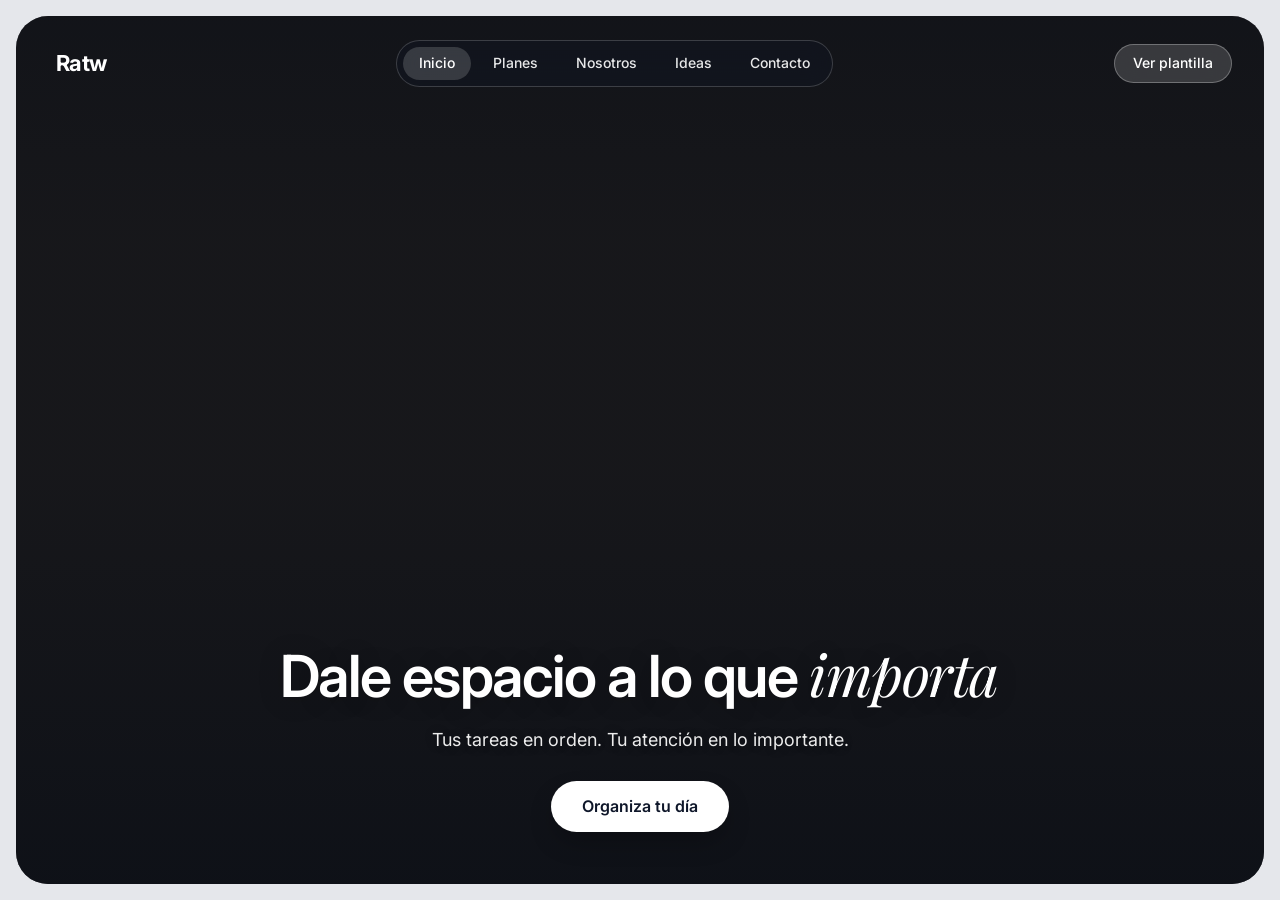
<file: ratw_dale_espacio_a_lo_que_importa.html>
<!DOCTYPE html>
<html lang="es">
<head>
  <meta charset="UTF-8">
  <meta name="viewport" content="width=device-width, initial-scale=1.0">
  <title>Ratw — Dale espacio a lo que importa</title>
  <link rel="preconnect" href="https://fonts.googleapis.com">
  <link rel="preconnect" href="https://fonts.gstatic.com" crossorigin>
  <link rel="stylesheet" href="https://fonts.googleapis.com/css2?family=Inter:wght@300;400;500;600;700;800;900&amp;family=Playfair+Display:ital,wght@1,400&amp;display=swap">
  <style>
    *, *::before, *::after {
      box-sizing: border-box;
      margin: 0;
      padding: 0;
    }

    html, body {
      width: 100%;
      min-height: 100%;
      background-color: #e5e7eb;
      color: #ffffff;
      -webkit-font-smoothing: antialiased;
      -moz-osx-font-smoothing: grayscale;
      overflow-x: hidden;
    }

    .section {
      font-family: 'Inter', sans-serif;
      background-color: #e5e7eb;
      padding: 16px;
      min-height: 100vh;
      min-height: 100dvh;
      display: flex;
      justify-content: center;
      align-items: stretch;
      width: 100%;
    }

    .section em {
      font-family: 'Playfair Display', serif;
      font-weight: 400;
      font-style: italic;
    }

    /* Contenedor interior con esquinas redondeadas de 32 px y máximo 1400 px */
    .hero-container {
      position: relative;
      width: 100%;
      max-width: 1400px;
      margin: 0 auto;
      border-radius: 32px;
      overflow: hidden;
      background-color: #18181b;
      min-height: calc(100vh - 32px);
      min-height: calc(100dvh - 32px);
      display: flex;
      flex-direction: column;
      justify-content: space-between;
      isolation: isolate;
    }

    /* Video de fondo cubriendo únicamente el interior del contenedor */
    .hero-video {
      position: absolute;
      inset: 0;
      width: 100%;
      height: 100%;
      object-fit: cover;
      object-position: center;
      z-index: -2;
      pointer-events: none;
    }

    /* Sombreado sutil para conservar legibilidad sin ocultar el fondo */
    .hero-scrim {
      position: absolute;
      inset: 0;
      z-index: -1;
      pointer-events: none;
      background: linear-gradient(
        180deg,
        rgba(10, 14, 22, 0.42) 0%,
        rgba(10, 14, 22, 0.08) 26%,
        rgba(10, 14, 22, 0.08) 52%,
        rgba(10, 14, 22, 0.68) 100%
      );
    }

    /* Navegación superior */
    .hero-header {
      width: 100%;
      padding: 24px 32px;
      position: relative;
      z-index: 10;
    }

    .nav-bar {
      display: flex;
      align-items: center;
      justify-content: space-between;
      gap: 16px;
      width: 100%;
    }

    .brand {
      font-size: 22px;
      font-weight: 700;
      letter-spacing: -0.03em;
      color: #ffffff;
      text-decoration: none;
      padding: 6px 8px;
      border-radius: 10px;
      transition: opacity 0.2s ease;
    }

    .brand:hover {
      opacity: 0.9;
    }

    .nav-links {
      display: flex;
      align-items: center;
      gap: 6px;
      list-style: none;
      background: rgba(15, 23, 42, 0.28);
      backdrop-filter: blur(12px);
      -webkit-backdrop-filter: blur(12px);
      border: 1px solid rgba(255, 255, 255, 0.18);
      padding: 6px;
      border-radius: 9999px;
    }

    .nav-link {
      display: inline-flex;
      align-items: center;
      padding: 8px 16px;
      color: rgba(255, 255, 255, 0.9);
      text-decoration: none;
      font-size: 14px;
      font-weight: 500;
      line-height: 1.2;
      border-radius: 9999px;
      transition: background-color 0.2s ease, color 0.2s ease;
    }

    .nav-link:hover,
    .nav-link[aria-current="page"] {
      color: #ffffff;
      background-color: rgba(255, 255, 255, 0.16);
    }

    .nav-actions {
      display: flex;
      align-items: center;
      gap: 12px;
    }

    .btn-template {
      display: inline-flex;
      align-items: center;
      justify-content: center;
      padding: 10px 18px;
      font-size: 14px;
      font-weight: 500;
      line-height: 1.2;
      color: #ffffff;
      text-decoration: none;
      background: rgba(255, 255, 255, 0.16);
      backdrop-filter: blur(12px);
      -webkit-backdrop-filter: blur(12px);
      border: 1px solid rgba(255, 255, 255, 0.28);
      border-radius: 9999px;
      transition: background-color 0.2s ease, border-color 0.2s ease;
    }

    .btn-template:hover {
      background: rgba(255, 255, 255, 0.26);
      border-color: rgba(255, 255, 255, 0.45);
    }

    /* Botón de menú plegable en móvil */
    .menu-toggle {
      display: none;
      align-items: center;
      justify-content: center;
      width: 44px;
      height: 44px;
      border-radius: 9999px;
      background: rgba(15, 23, 42, 0.38);
      backdrop-filter: blur(12px);
      -webkit-backdrop-filter: blur(12px);
      border: 1px solid rgba(255, 255, 255, 0.24);
      color: #ffffff;
      cursor: pointer;
      transition: background-color 0.2s ease;
    }

    .menu-toggle:hover {
      background: rgba(15, 23, 42, 0.55);
    }

    .menu-toggle svg {
      width: 20px;
      height: 20px;
      stroke: currentColor;
      stroke-width: 2;
      stroke-linecap: round;
      stroke-linejoin: round;
      fill: none;
    }

    /* Menú plegable móvil */
    .mobile-menu {
      display: none;
      margin-top: 12px;
      padding: 14px;
      border-radius: 20px;
      background: rgba(15, 23, 42, 0.78);
      backdrop-filter: blur(16px);
      -webkit-backdrop-filter: blur(16px);
      border: 1px solid rgba(255, 255, 255, 0.2);
    }

    .mobile-menu[data-open="true"] {
      display: block;
    }

    .mobile-nav-list {
      list-style: none;
      display: flex;
      flex-direction: column;
      gap: 4px;
    }

    .mobile-nav-link {
      display: flex;
      align-items: center;
      justify-content: space-between;
      padding: 11px 14px;
      border-radius: 12px;
      color: rgba(255, 255, 255, 0.92);
      text-decoration: none;
      font-size: 15px;
      font-weight: 500;
      transition: background-color 0.2s ease, color 0.2s ease;
    }

    .mobile-nav-link:hover,
    .mobile-nav-link[aria-current="page"] {
      background-color: rgba(255, 255, 255, 0.14);
      color: #ffffff;
    }

    .mobile-menu-footer {
      margin-top: 10px;
      padding-top: 10px;
      border-top: 1px solid rgba(255, 255, 255, 0.15);
    }

    .mobile-menu-footer .btn-template {
      width: 100%;
      padding: 12px 18px;
      font-size: 15px;
    }

    /* Espacio central despejado para apreciar el video */
    .hero-spacer {
      flex: 1 1 auto;
      min-height: 180px;
    }

    /* Contenido inferior centrado */
    .hero-content {
      position: relative;
      z-index: 5;
      width: 100%;
      max-width: 780px;
      margin: 0 auto;
      padding: 24px 24px 52px;
      text-align: center;
      display: flex;
      flex-direction: column;
      align-items: center;
    }

    .hero-title {
      font-size: 58px;
      font-weight: 600;
      line-height: 1.06;
      letter-spacing: -0.025em;
      color: #ffffff;
      text-wrap: balance;
      margin-bottom: 18px;
      text-shadow: 0 2px 24px rgba(0, 0, 0, 0.22);
    }

    .hero-title em {
      font-weight: 400;
      padding-right: 0.04em;
    }

    .hero-description {
      font-size: 18px;
      font-weight: 400;
      line-height: 1.5;
      color: rgba(255, 255, 255, 0.92);
      max-width: 540px;
      margin-bottom: 28px;
      text-shadow: 0 1px 12px rgba(0, 0, 0, 0.22);
    }

    .hero-cta {
      font-family: 'Inter', sans-serif;
      display: inline-flex;
      align-items: center;
      justify-content: center;
      gap: 10px;
      padding: 15px 30px;
      font-size: 16px;
      font-weight: 600;
      line-height: 1.2;
      color: #0f172a;
      background-color: #ffffff;
      border: 1px solid rgba(255, 255, 255, 0.9);
      border-radius: 9999px;
      cursor: pointer;
      text-decoration: none;
      box-shadow: 0 12px 28px -6px rgba(0, 0, 0, 0.32);
      transition: background-color 0.2s ease, transform 0.2s ease, box-shadow 0.2s ease;
    }

    .hero-cta:hover {
      background-color: #f8fafc;
      box-shadow: 0 16px 32px -6px rgba(0, 0, 0, 0.38);
    }

    .hero-cta:active {
      transform: scale(0.99);
    }

    .hero-cta[data-pressed="true"] {
      background-color: #f1f5f9;
    }

    /* Foco visible accesible para navegación por teclado */
    .brand:focus-visible,
    .nav-link:focus-visible,
    .btn-template:focus-visible,
    .menu-toggle:focus-visible,
    .mobile-nav-link:focus-visible,
    .hero-cta:focus-visible {
      outline: 2px solid #ffffff;
      outline-offset: 3px;
    }

    /* Región solo para lectores de pantalla */
    .sr-only {
      position: absolute;
      width: 1px;
      height: 1px;
      padding: 0;
      margin: -1px;
      overflow: hidden;
      clip: rect(0, 0, 0, 0);
      white-space: nowrap;
      border: 0;
    }

    /* Entrada suave y única cuando el usuario no solicita movimiento reducido */
    @media (prefers-reduced-motion: no-preference) {
      .hero-content {
        animation: heroFadeEntrance 0.75s cubic-bezier(0.22, 1, 0.36, 1) 1 both;
      }
    }

    @keyframes heroFadeEntrance {
      from {
        opacity: 0;
        transform: translateY(14px);
      }
      to {
        opacity: 1;
        transform: translateY(0);
      }
    }

    /* Con movimiento reducido se omiten las entradas animadas y transiciones */
    @media (prefers-reduced-motion: reduce) {
      .hero-content {
        animation: none !important;
        opacity: 1 !important;
        transform: none !important;
      }

      *, *::before, *::after {
        animation-duration: 0.01ms !important;
        animation-iteration-count: 1 !important;
        transition-duration: 0.01ms !important;
        scroll-behavior: auto !important;
      }
    }

    /* Adaptación para móvil: título a 40 px, menú plegable, sin recortes */
    @media (max-width: 860px) {
      .nav-links,
      .nav-actions {
        display: none;
      }

      .menu-toggle {
        display: inline-flex;
      }

      .hero-header {
        padding: 18px 20px;
      }
    }

    @media (max-width: 767px) {
      .hero-title {
        font-size: 40px;
        font-weight: 600;
        line-height: 1.06;
      }

      .hero-description {
        font-size: 16px;
        margin-bottom: 24px;
      }

      .hero-content {
        padding: 20px 18px 32px;
      }

      .hero-spacer {
        min-height: 120px;
      }

      .hero-cta {
        padding: 14px 26px;
        font-size: 15px;
      }
    }
  </style>
</head>
<body>
  <section class="section" id="inicio" aria-label="Sección principal de productividad">
    <div class="hero-container">
      <video
        id="hero-video"
        class="hero-video"
        src="https://media.dinamosites.com/library/v1/sections/own-flowers-woman-v2-loop-99ac1e069f1e.mp4"
        autoplay
        muted
        loop
        playsinline
        preload="auto"
        aria-hidden="true"
      ></video>
      <div class="hero-scrim" aria-hidden="true"></div>

      <header class="hero-header">
        <nav class="nav-bar" aria-label="Navegación principal">
          <a href="#inicio" class="brand" data-nav-item="ratw">Ratw</a>

          <ul class="nav-links" id="planes">
            <li><a href="#inicio" class="nav-link" aria-current="page" data-nav-item="inicio">Inicio</a></li>
            <li><a href="#planes" class="nav-link" data-nav-item="planes">Planes</a></li>
            <li><a href="#nosotros" class="nav-link" data-nav-item="nosotros">Nosotros</a></li>
            <li><a href="#ideas" class="nav-link" data-nav-item="ideas">Ideas</a></li>
            <li><a href="#contacto" class="nav-link" data-nav-item="contacto">Contacto</a></li>
          </ul>

          <div class="nav-actions" id="plantilla">
            <a href="#plantilla" class="btn-template" data-nav-item="plantilla">Ver plantilla</a>
          </div>

          <button
            type="button"
            id="menu-toggle"
            class="menu-toggle"
            aria-expanded="false"
            aria-controls="mobile-menu"
            aria-label="Abrir menú de navegación"
          >
            <svg id="icon-menu" viewBox="0 0 24 24" aria-hidden="true">
              <line x1="4" y1="7" x2="20" y2="7"></line>
              <line x1="4" y1="12" x2="20" y2="12"></line>
              <line x1="4" y1="17" x2="20" y2="17"></line>
            </svg>
            <svg id="icon-close" viewBox="0 0 24 24" aria-hidden="true" style="display: none;">
              <line x1="6" y1="6" x2="18" y2="18"></line>
              <line x1="6" y1="18" x2="18" y2="6"></line>
            </svg>
          </button>
        </nav>

        <div id="mobile-menu" class="mobile-menu" data-open="false" aria-label="Menú móvil">
          <ul class="mobile-nav-list" id="nosotros">
            <li><a href="#inicio" class="mobile-nav-link" aria-current="page" data-nav-item="inicio">Inicio</a></li>
            <li><a href="#planes" class="mobile-nav-link" data-nav-item="planes">Planes</a></li>
            <li><a href="#nosotros" class="mobile-nav-link" data-nav-item="nosotros">Nosotros</a></li>
            <li id="ideas"><a href="#ideas" class="mobile-nav-link" data-nav-item="ideas">Ideas</a></li>
            <li id="contacto"><a href="#contacto" class="mobile-nav-link" data-nav-item="contacto">Contacto</a></li>
          </ul>
          <div class="mobile-menu-footer">
            <a href="#plantilla" class="btn-template" data-nav-item="plantilla">Ver plantilla</a>
          </div>
        </div>
      </header>

      <div class="hero-spacer" aria-hidden="true"></div>

      <div class="hero-content" id="organiza">
        <h1 class="hero-title">Dale espacio a lo que <em>importa</em></h1>
        <p class="hero-description">Tus tareas en orden. Tu atención en lo importante.</p>
        <button type="button" id="cta-organiza" class="hero-cta">Organiza tu día</button>
        <span id="status-announcer" class="sr-only" aria-live="polite"></span>
      </div>
    </div>
  </section>

  <script>
    (function () {
      const video = document.getElementById('hero-video');
      const menuToggle = document.getElementById('menu-toggle');
      const mobileMenu = document.getElementById('mobile-menu');
      const iconMenu = document.getElementById('icon-menu');
      const iconClose = document.getElementById('icon-close');
      const navItems = document.querySelectorAll('[data-nav-item]');
      const ctaButton = document.getElementById('cta-organiza');
      const announcer = document.getElementById('status-announcer');

      const reducedMotionQuery = window.matchMedia('(prefers-reduced-motion: reduce)');
      let isIntersecting = true;

      function syncVideoPlayback() {
        if (!video) return;

        if (reducedMotionQuery.matches) {
          video.removeAttribute('autoplay');
          video.pause();
          return;
        }

        if (isIntersecting && !document.hidden) {
          const playPromise = video.play();
          if (playPromise && typeof playPromise.catch === 'function') {
            playPromise.catch(function () {});
          }
        } else {
          video.pause();
        }
      }

      if (video) {
        video.addEventListener('loadeddata', function () {
          if (reducedMotionQuery.matches) {
            video.pause();
          }
        });

        if ('IntersectionObserver' in window) {
          const observer = new IntersectionObserver(
            function (entries) {
              entries.forEach(function (entry) {
                isIntersecting = entry.isIntersecting;
                syncVideoPlayback();
              });
            },
            { threshold: 0.1 }
          );
          observer.observe(video);
        }

        document.addEventListener('visibilitychange', syncVideoPlayback);

        if (typeof reducedMotionQuery.addEventListener === 'function') {
          reducedMotionQuery.addEventListener('change', syncVideoPlayback);
        } else if (typeof reducedMotionQuery.addListener === 'function') {
          reducedMotionQuery.addListener(syncVideoPlayback);
        }

        syncVideoPlayback();
      }

      function setMenuState(open) {
        if (!menuToggle || !mobileMenu) return;
        menuToggle.setAttribute('aria-expanded', open ? 'true' : 'false');
        menuToggle.setAttribute(
          'aria-label',
          open ? 'Cerrar menú de navegación' : 'Abrir menú de navegación'
        );
        mobileMenu.setAttribute('data-open', open ? 'true' : 'false');
        if (iconMenu && iconClose) {
          iconMenu.style.display = open ? 'none' : 'block';
          iconClose.style.display = open ? 'block' : 'none';
        }
      }

      if (menuToggle && mobileMenu) {
        menuToggle.addEventListener('click', function () {
          const isOpen = menuToggle.getAttribute('aria-expanded') === 'true';
          setMenuState(!isOpen);
        });

        document.addEventListener('keydown', function (event) {
          if (event.key === 'Escape' && menuToggle.getAttribute('aria-expanded') === 'true') {
            setMenuState(false);
            menuToggle.focus();
          }
        });

        window.addEventListener('resize', function () {
          if (window.innerWidth > 860 && menuToggle.getAttribute('aria-expanded') === 'true') {
            setMenuState(false);
          }
        });
      }

      navItems.forEach(function (item) {
        item.addEventListener('click', function (event) {
          event.preventDefault();
          const key = item.getAttribute('data-nav-item');

          if (key && key !== 'ratw' && key !== 'plantilla') {
            document.querySelectorAll('.nav-link, .mobile-nav-link').forEach(function (link) {
              if (link.getAttribute('data-nav-item') === key) {
                link.setAttribute('aria-current', 'page');
              } else {
                link.removeAttribute('aria-current');
              }
            });
          }

          if (menuToggle && menuToggle.getAttribute('aria-expanded') === 'true') {
            setMenuState(false);
          }

          if (announcer) {
            announcer.textContent = 'Sección seleccionada: ' + (item.textContent || '').trim();
          }
        });
      });

      if (ctaButton) {
        ctaButton.addEventListener('click', function () {
          const pressed = ctaButton.getAttribute('data-pressed') === 'true';
          ctaButton.setAttribute('data-pressed', pressed ? 'false' : 'true');
          if (announcer) {
            announcer.textContent = 'Acción demostrativa: Organiza tu día';
          }
        });
      }
    })();
  </script>
</body>
</html>
</file>
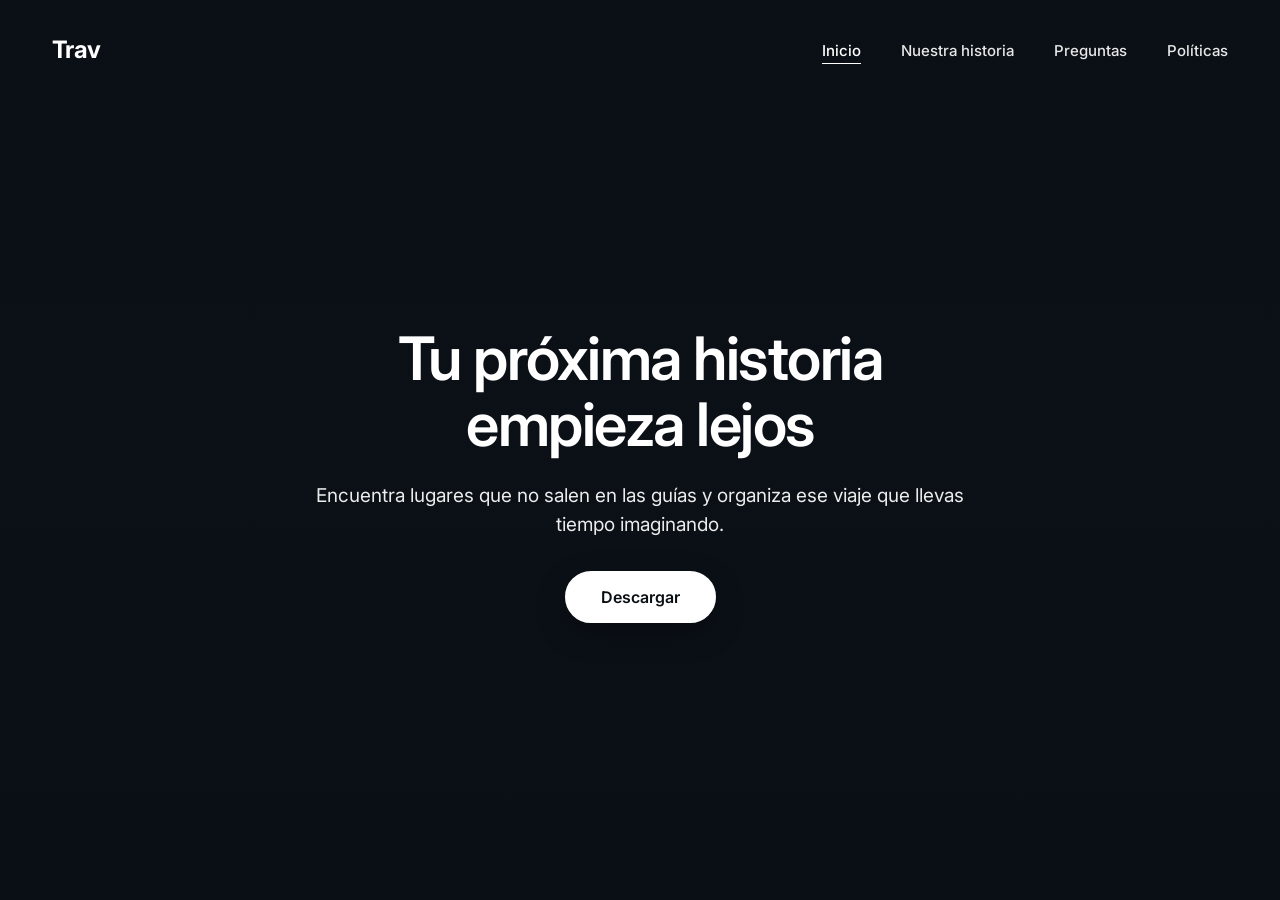
<file: trav_tu_pr_xima_historia_empieza_lejos.html>
<!DOCTYPE html>
<html lang="es">
<head>
  <meta charset="UTF-8">
  <meta name="viewport" content="width=device-width, initial-scale=1.0">
  <title>Trav — Tu próxima historia empieza lejos</title>
  <link rel="preconnect" href="https://fonts.googleapis.com">
  <link rel="preconnect" href="https://fonts.gstatic.com" crossorigin>
  <link rel="stylesheet" href="https://fonts.googleapis.com/css2?family=Inter:wght@300;400;500;600;700;800;900&display=swap">
  <style>
    *, *::before, *::after {
      box-sizing: border-box;
      margin: 0;
      padding: 0;
    }

    html, body {
      width: 100%;
      min-height: 100%;
      overflow-x: hidden;
      background-color: #0b0f14;
      color: #ffffff;
      font-family: 'Inter', sans-serif;
      -webkit-font-smoothing: antialiased;
      -moz-osx-font-smoothing: grayscale;
    }

    .section {
      font-family: 'Inter', sans-serif;
      position: relative;
      width: 100%;
      min-height: 100vh;
      min-height: 100dvh;
      display: flex;
      flex-direction: column;
      justify-content: space-between;
      overflow-x: hidden;
      isolation: isolate;
      color: #ffffff;
    }

    /* Background video & soft dark overlay */
    .hero-media {
      position: absolute;
      inset: 0;
      width: 100%;
      height: 100%;
      z-index: -2;
      pointer-events: none;
      overflow: hidden;
      background-color: #0d131a;
    }

    .hero-video {
      width: 100%;
      height: 100%;
      object-fit: cover;
      object-position: center;
      display: block;
    }

    .hero-overlay {
      position: absolute;
      inset: 0;
      z-index: -1;
      background: linear-gradient(
        180deg,
        rgba(8, 12, 18, 0.50) 0%,
        rgba(8, 12, 18, 0.36) 48%,
        rgba(8, 12, 18, 0.56) 100%
      );
      pointer-events: none;
    }

    /* Header & Navigation */
    .hero-header {
      width: 100%;
      max-width: 1360px;
      margin: 0 auto;
      padding: 24px 24px 0;
      display: flex;
      align-items: center;
      justify-content: space-between;
      gap: 16px;
      position: relative;
      z-index: 20;
    }

    .brand {
      font-family: 'Inter', sans-serif;
      font-size: 24px;
      font-weight: 700;
      letter-spacing: -0.03em;
      color: #ffffff;
      text-decoration: none;
      line-height: 1;
      padding: 6px 4px;
      border-radius: 6px;
      transition: opacity 0.2s ease;
    }

    .brand:hover {
      opacity: 0.88;
    }

    .nav-desktop {
      display: none;
      align-items: center;
      gap: 32px;
      list-style: none;
    }

    .nav-link {
      font-family: 'Inter', sans-serif;
      font-size: 15px;
      font-weight: 500;
      color: rgba(255, 255, 255, 0.9);
      text-decoration: none;
      padding: 8px 4px;
      border-radius: 6px;
      position: relative;
      transition: color 0.2s ease, opacity 0.2s ease, background-color 0.2s ease;
      cursor: pointer;
    }

    .nav-link::after {
      content: '';
      position: absolute;
      left: 4px;
      right: 4px;
      bottom: 4px;
      height: 1.5px;
      background-color: #ffffff;
      transform: scaleX(0);
      transform-origin: center;
      transition: transform 0.22s ease;
    }

    .nav-link:hover,
    .nav-link[aria-current="page"] {
      color: #ffffff;
    }

    .nav-link:hover::after,
    .nav-link[aria-current="page"]::after {
      transform: scaleX(1);
    }

    /* Accessible Mobile Menu Button */
    .menu-toggle {
      display: inline-flex;
      align-items: center;
      justify-content: center;
      gap: 8px;
      font-family: 'Inter', sans-serif;
      font-size: 14px;
      font-weight: 500;
      color: #ffffff;
      background: rgba(255, 255, 255, 0.12);
      border: 1px solid rgba(255, 255, 255, 0.24);
      backdrop-filter: blur(10px);
      -webkit-backdrop-filter: blur(10px);
      border-radius: 999px;
      padding: 9px 16px;
      cursor: pointer;
      transition: background-color 0.2s ease, border-color 0.2s ease;
    }

    .menu-toggle:hover {
      background: rgba(255, 255, 255, 0.2);
      border-color: rgba(255, 255, 255, 0.4);
    }

    .menu-icon {
      width: 18px;
      height: 18px;
      display: inline-block;
      position: relative;
    }

    .menu-icon span {
      position: absolute;
      left: 1px;
      right: 1px;
      height: 1.75px;
      background-color: #ffffff;
      border-radius: 2px;
      transition: transform 0.22s ease, opacity 0.2s ease, top 0.22s ease;
    }

    .menu-icon span:nth-child(1) {
      top: 4px;
    }

    .menu-icon span:nth-child(2) {
      top: 8.25px;
    }

    .menu-icon span:nth-child(3) {
      top: 12.5px;
    }

    .menu-toggle[aria-expanded="true"] .menu-icon span:nth-child(1) {
      top: 8.25px;
      transform: rotate(45deg);
    }

    .menu-toggle[aria-expanded="true"] .menu-icon span:nth-child(2) {
      opacity: 0;
    }

    .menu-toggle[aria-expanded="true"] .menu-icon span:nth-child(3) {
      top: 8.25px;
      transform: rotate(-45deg);
    }

    /* Mobile navigation panel */
    .nav-mobile {
      position: absolute;
      top: calc(100% + 10px);
      left: 24px;
      right: 24px;
      background: rgba(12, 17, 24, 0.92);
      border: 1px solid rgba(255, 255, 255, 0.18);
      backdrop-filter: blur(16px);
      -webkit-backdrop-filter: blur(16px);
      border-radius: 16px;
      padding: 12px;
      list-style: none;
      display: flex;
      flex-direction: column;
      gap: 4px;
      opacity: 0;
      visibility: hidden;
      pointer-events: none;
      transform: translateY(-6px);
      transition: opacity 0.22s ease, transform 0.22s ease, visibility 0.22s;
      box-shadow: 0 20px 40px rgba(0, 0, 0, 0.45);
    }

    .nav-mobile[data-open="true"] {
      opacity: 1;
      visibility: visible;
      pointer-events: auto;
      transform: translateY(0);
    }

    .nav-mobile .nav-link {
      display: block;
      width: 100%;
      padding: 12px 14px;
      font-size: 16px;
      border-radius: 10px;
    }

    .nav-mobile .nav-link::after {
      display: none;
    }

    .nav-mobile .nav-link:hover,
    .nav-mobile .nav-link[aria-current="page"] {
      background: rgba(255, 255, 255, 0.1);
    }

    /* Main Centered Content */
    .hero-main {
      flex: 1;
      display: flex;
      align-items: center;
      justify-content: center;
      width: 100%;
      padding: 48px 24px 64px;
    }

    .hero-content {
      max-width: 780px;
      width: 100%;
      margin: 0 auto;
      text-align: center;
      display: flex;
      flex-direction: column;
      align-items: center;
      gap: 20px;
    }

    .hero-title {
      font-family: 'Inter', sans-serif;
      font-size: 40px;
      font-weight: 600;
      line-height: 1.1;
      letter-spacing: -0.025em;
      color: #ffffff;
      max-width: 16ch;
      text-wrap: balance;
      overflow-wrap: break-word;
    }

    .hero-subtitle {
      font-family: 'Inter', sans-serif;
      font-size: 17px;
      font-weight: 400;
      line-height: 1.55;
      color: rgba(255, 255, 255, 0.92);
      max-width: 54ch;
      text-wrap: pretty;
      overflow-wrap: break-word;
    }

    .hero-actions {
      margin-top: 8px;
      display: flex;
      flex-direction: column;
      align-items: center;
    }

    .btn-download {
      font-family: 'Inter', sans-serif;
      font-size: 16px;
      font-weight: 600;
      line-height: 1;
      color: #0b0f14;
      background-color: #ffffff;
      border: 2px solid #ffffff;
      border-radius: 999px;
      padding: 16px 34px;
      cursor: pointer;
      text-decoration: none;
      display: inline-flex;
      align-items: center;
      justify-content: center;
      gap: 10px;
      transition: transform 0.2s ease, background-color 0.2s ease, box-shadow 0.2s ease;
      box-shadow: 0 10px 30px rgba(0, 0, 0, 0.28);
    }

    .btn-download:hover {
      background-color: #f2f4f7;
      transform: translateY(-1px);
      box-shadow: 0 14px 34px rgba(0, 0, 0, 0.36);
    }

    .btn-download:active,
    .btn-download[aria-pressed="true"] {
      transform: translateY(0) scale(0.99);
      background-color: #e6eaf0;
    }

    /* Assistive live region for demonstrative actions */
    .sr-status {
      position: absolute;
      width: 1px;
      height: 1px;
      padding: 0;
      margin: -1px;
      overflow: hidden;
      clip: rect(0, 0, 0, 0);
      white-space: nowrap;
      border: 0;
    }

    /* Visible keyboard focus */
    .brand:focus-visible,
    .nav-link:focus-visible,
    .menu-toggle:focus-visible,
    .btn-download:focus-visible {
      outline: 2px solid #ffffff;
      outline-offset: 4px;
    }

    /* Smooth entrance animations */
    @keyframes fadeUpSoft {
      from {
        opacity: 0;
        transform: translateY(18px);
      }
      to {
        opacity: 1;
        transform: translateY(0);
      }
    }

    .animate-in {
      opacity: 0;
      animation: fadeUpSoft 0.85s cubic-bezier(0.22, 1, 0.36, 1) forwards;
    }

    .delay-1 {
      animation-delay: 0.08s;
    }

    .delay-2 {
      animation-delay: 0.2s;
    }

    .delay-3 {
      animation-delay: 0.32s;
    }

    /* Desktop breakpoint */
    @media (min-width: 768px) {
      .hero-header {
        padding: 32px 48px 0;
      }

      .nav-desktop {
        display: flex;
      }

      .menu-toggle,
      .nav-mobile {
        display: none !important;
      }

      .hero-main {
        padding: 64px 48px 84px;
      }

      .hero-content {
        gap: 24px;
      }

      .hero-title {
        font-size: 60px;
      }

      .hero-subtitle {
        font-size: 19px;
      }
    }

    /* Reduced motion preference: omit animated entrances & transitions */
    @media (prefers-reduced-motion: reduce) {
      *, *::before, *::after {
        animation-duration: 0.001ms !important;
        animation-delay: 0ms !important;
        animation-iteration-count: 1 !important;
        transition-duration: 0.001ms !important;
        scroll-behavior: auto !important;
      }

      .animate-in {
        opacity: 1 !important;
        transform: none !important;
        animation: none !important;
      }
    }
  </style>
</head>
<body>
  <section class="section" id="hero-trav" aria-label="Hero de viajes Trav">
    <!-- Background Video & Soft Dark Layer -->
    <div class="hero-media" aria-hidden="true">
      <video
        id="hero-video"
        class="hero-video"
        src="https://media.dinamosites.com/library/v1/sections/own-portal-loop-d9cbe7d11dd6.mp4"
        autoplay
        muted
        loop
        playsinline
        preload="metadata"
      ></video>
    </div>
    <div class="hero-overlay" aria-hidden="true"></div>

    <!-- Top Navigation Bar -->
    <header class="hero-header">
      <a href="#hero-trav" class="brand" data-nav="Inicio">Trav</a>

      <nav aria-label="Navegación principal">
        <!-- Desktop Links -->
        <ul class="nav-desktop">
          <li><a href="#hero-trav" class="nav-link" aria-current="page" data-nav="Inicio">Inicio</a></li>
          <li><a href="#hero-trav" class="nav-link" data-nav="Nuestra historia">Nuestra historia</a></li>
          <li><a href="#hero-trav" class="nav-link" data-nav="Preguntas">Preguntas</a></li>
          <li><a href="#hero-trav" class="nav-link" data-nav="Políticas">Políticas</a></li>
        </ul>

        <!-- Mobile Menu Button -->
        <button
          type="button"
          id="menu-toggle"
          class="menu-toggle"
          aria-expanded="false"
          aria-controls="mobile-menu"
          aria-label="Abrir menú de navegación"
        >
          <span>Menú</span>
          <span class="menu-icon" aria-hidden="true">
            <span></span>
            <span></span>
            <span></span>
          </span>
        </button>

        <!-- Mobile Menu Dropdown -->
        <ul id="mobile-menu" class="nav-mobile" data-open="false" aria-label="Menú móvil">
          <li><a href="#hero-trav" class="nav-link" aria-current="page" data-nav="Inicio">Inicio</a></li>
          <li><a href="#hero-trav" class="nav-link" data-nav="Nuestra historia">Nuestra historia</a></li>
          <li><a href="#hero-trav" class="nav-link" data-nav="Preguntas">Preguntas</a></li>
          <li><a href="#hero-trav" class="nav-link" data-nav="Políticas">Políticas</a></li>
        </ul>
      </nav>
    </header>

    <!-- Centered Hero Copy & CTA -->
    <main class="hero-main">
      <div class="hero-content">
        <h1 class="hero-title animate-in delay-1">Tu próxima historia empieza lejos</h1>
        <p class="hero-subtitle animate-in delay-2">
          Encuentra lugares que no salen en las guías y organiza ese viaje que llevas tiempo imaginando.
        </p>
        <div class="hero-actions animate-in delay-3">
          <button type="button" id="download-btn" class="btn-download" aria-pressed="false">
            <span id="download-label">Descargar</span>
          </button>
        </div>
      </div>
    </main>

    <div id="live-status" class="sr-status" role="status" aria-live="polite"></div>
  </section>

  <script>
    (function () {
      const video = document.getElementById('hero-video');
      const heroSection = document.getElementById('hero-trav');
      const menuToggle = document.getElementById('menu-toggle');
      const mobileMenu = document.getElementById('mobile-menu');
      const navLinks = document.querySelectorAll('.nav-link');
      const brandLink = document.querySelector('.brand');
      const downloadBtn = document.getElementById('download-btn');
      const downloadLabel = document.getElementById('download-label');
      const liveStatus = document.getElementById('live-status');

      const reducedMotionQuery = window.matchMedia('(prefers-reduced-motion: reduce)');
      const desktopQuery = window.matchMedia('(min-width: 768px)');
      let isInViewport = true;

      // Handle video playback respecting reduced motion and off-screen pausing
      function syncVideoPlayback() {
        if (!video) return;

        if (reducedMotionQuery.matches) {
          video.pause();
          video.removeAttribute('autoplay');
          return;
        }

        if (isInViewport && !document.hidden) {
          const playPromise = video.play();
          if (playPromise && typeof playPromise.catch === 'function') {
            playPromise.catch(function () {});
          }
        } else {
          video.pause();
        }
      }

      // Freeze on a still frame if reduced motion is active
      if (reducedMotionQuery.matches && video) {
        video.pause();
        video.removeAttribute('autoplay');
        video.addEventListener('loadeddata', function () {
          if (reducedMotionQuery.matches) {
            video.pause();
          }
        }, { once: true });
      }

      if (typeof reducedMotionQuery.addEventListener === 'function') {
        reducedMotionQuery.addEventListener('change', syncVideoPlayback);
      }

      // Pause video when hero is off-screen
      if ('IntersectionObserver' in window && heroSection) {
        const observer = new IntersectionObserver(
          function (entries) {
            entries.forEach(function (entry) {
              isInViewport = entry.isIntersecting && entry.intersectionRatio > 0.05;
              syncVideoPlayback();
            });
          },
          { threshold: [0, 0.05, 0.25] }
        );
        observer.observe(heroSection);
      }

      document.addEventListener('visibilitychange', syncVideoPlayback);

      // Accessible Mobile Menu
      function setMobileMenuOpen(open) {
        if (!menuToggle || !mobileMenu) return;
        menuToggle.setAttribute('aria-expanded', String(open));
        menuToggle.setAttribute(
          'aria-label',
          open ? 'Cerrar menú de navegación' : 'Abrir menú de navegación'
        );
        mobileMenu.setAttribute('data-open', String(open));
      }

      if (typeof desktopQuery.addEventListener === 'function') {
        desktopQuery.addEventListener('change', function (e) {
          if (e.matches) {
            setMobileMenuOpen(false);
          }
        });
      }

      if (menuToggle && mobileMenu) {
        menuToggle.addEventListener('click', function () {
          const isOpen = menuToggle.getAttribute('aria-expanded') === 'true';
          setMobileMenuOpen(!isOpen);
        });

        // Close on Escape and return focus to toggle button
        document.addEventListener('keydown', function (event) {
          if (event.key === 'Escape' && menuToggle.getAttribute('aria-expanded') === 'true') {
            setMobileMenuOpen(false);
            menuToggle.focus();
          }
        });

        // Close when clicking outside the header navigation
        document.addEventListener('click', function (event) {
          if (
            menuToggle.getAttribute('aria-expanded') === 'true' &&
            !mobileMenu.contains(event.target) &&
            !menuToggle.contains(event.target)
          ) {
            setMobileMenuOpen(false);
          }
        });
      }

      // Demonstrative navigation links (update active indicator cleanly without inventing pages/modals)
      function setActiveNav(targetName) {
        navLinks.forEach(function (link) {
          if (link.getAttribute('data-nav') === targetName) {
            link.setAttribute('aria-current', 'page');
          } else {
            link.removeAttribute('aria-current');
          }
        });
        if (liveStatus) {
          liveStatus.textContent = 'Enlace seleccionado: ' + targetName;
        }
      }

      navLinks.forEach(function (link) {
        link.addEventListener('click', function (event) {
          event.preventDefault();
          const name = link.getAttribute('data-nav') || link.textContent.trim();
          setActiveNav(name);
          setMobileMenuOpen(false);
        });
      });

      if (brandLink) {
        brandLink.addEventListener('click', function (event) {
          event.preventDefault();
          setActiveNav('Inicio');
          setMobileMenuOpen(false);
        });
      }

      // Demonstrative Download Button (subtle inline confirmation without modals or navigation)
      let downloadResetTimer = null;
      if (downloadBtn && downloadLabel) {
        downloadBtn.addEventListener('click', function () {
          downloadBtn.setAttribute('aria-pressed', 'true');
          downloadLabel.textContent = 'Descargar';
          if (liveStatus) {
            liveStatus.textContent = 'Acción demostrativa: Descargar';
          }
          if (downloadResetTimer) {
            clearTimeout(downloadResetTimer);
          }
          downloadResetTimer = setTimeout(function () {
            downloadBtn.setAttribute('aria-pressed', 'false');
          }, 600);
        });
      }
    })();
  </script>
</body>
</html>
</file>
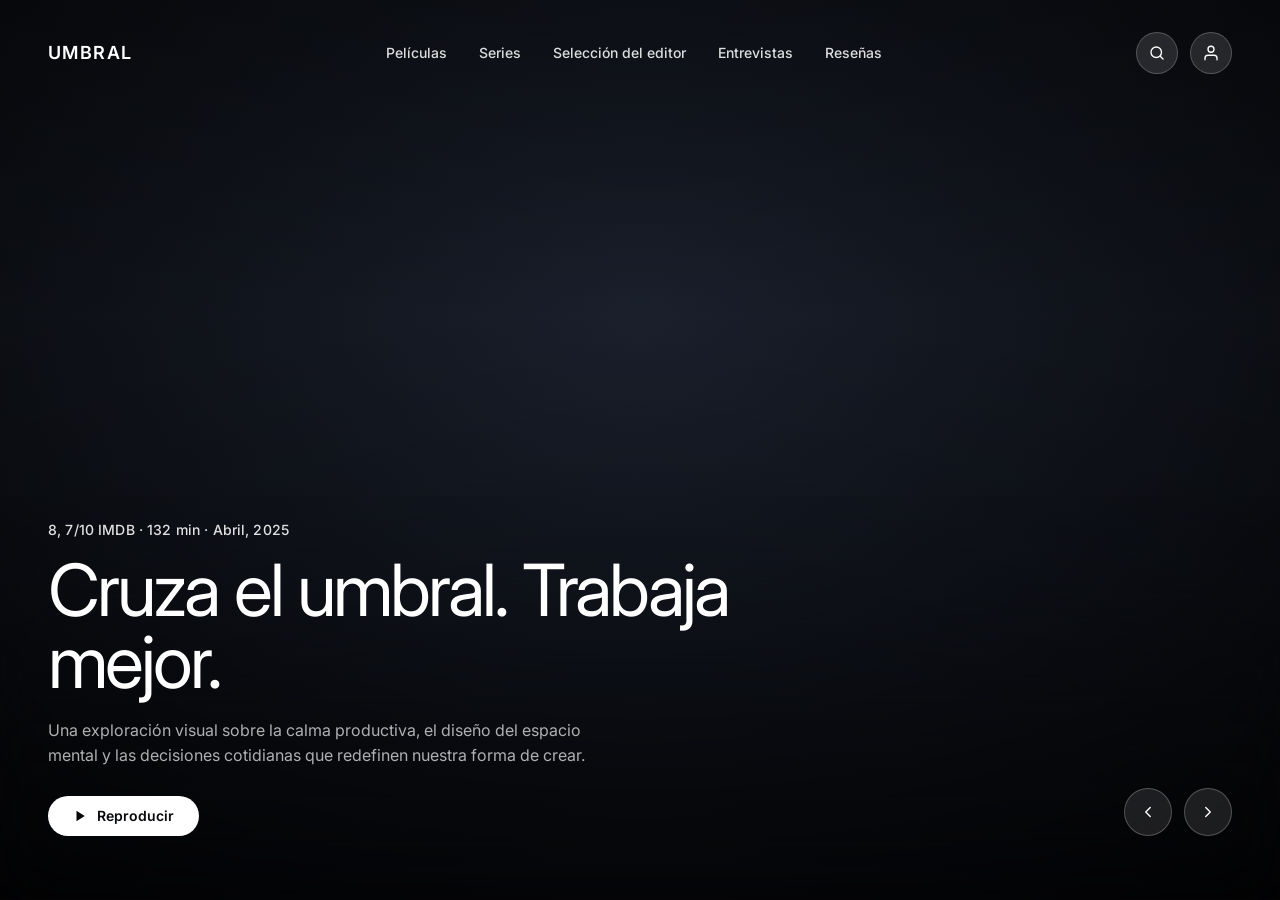
<file: umbral_cruza_el_umbral_trabaja_mejor.html>
<!DOCTYPE html>
<html lang="es">
<head>
  <meta charset="UTF-8">
  <meta name="viewport" content="width=device-width, initial-scale=1.0">
  <title>UMBRAL — Cruza el umbral. Trabaja mejor.</title>
  <link rel="preconnect" href="https://fonts.googleapis.com">
  <link rel="preconnect" href="https://fonts.gstatic.com" crossorigin>
  <link rel="stylesheet" href="https://fonts.googleapis.com/css2?family=Inter:ital,wght@0,400;0,500;0,600&display=swap">
  <style>
    *, *::before, *::after {
      box-sizing: border-box;
      margin: 0;
      padding: 0;
    }

    html, body {
      width: 100%;
      min-height: 100%;
      background-color: #08090c;
      color: #ffffff;
      -webkit-font-smoothing: antialiased;
      -moz-osx-font-smoothing: grayscale;
      overflow-x: hidden;
    }

    .section-title, .section-copy, .section-nav, .section-brand {
      font-family: 'Inter', sans-serif;
    }

    /* Hero Container */
    .hero-section {
      position: relative;
      width: 100%;
      min-height: 100vh;
      min-height: 100dvh;
      display: flex;
      flex-direction: column;
      justify-content: space-between;
      padding-top: 20px;
      padding-left: 16px;
      padding-right: 16px;
      padding-bottom: 32px;
      overflow: hidden;
      isolation: isolate;
      background: radial-gradient(circle at 50% 35%, #1c2230 0%, #08090c 100%);
    }

    @media (min-width: 768px) {
      .hero-section {
        padding-top: 28px;
        padding-left: 24px;
        padding-right: 24px;
        padding-bottom: 48px;
      }
    }

    @media (min-width: 1024px) {
      .hero-section {
        padding-top: 32px;
        padding-left: 48px;
        padding-right: 48px;
        padding-bottom: 64px;
      }
    }

    /* Background Video */
    .hero-video {
      position: absolute;
      inset: 0;
      width: 100%;
      height: 100%;
      object-fit: cover;
      z-index: -3;
      pointer-events: none;
    }

    /* Subtle contrast scrim without blurring the top */
    .hero-scrim {
      position: absolute;
      inset: 0;
      background: linear-gradient(
        to bottom,
        rgba(0, 0, 0, 0.42) 0%,
        rgba(0, 0, 0, 0.08) 35%,
        rgba(0, 0, 0, 0.28) 65%,
        rgba(0, 0, 0, 0.68) 100%
      );
      z-index: -2;
      pointer-events: none;
    }

    /* Bottom Glass Layer (exact specification) */
    .bottom-glass {
      inset: 0;
      position: absolute;
      -webkit-backdrop-filter: blur(24px);
      backdrop-filter: blur(24px);
      -webkit-mask-image: linear-gradient(to top, black, transparent 45%);
      mask-image: linear-gradient(to top, black, transparent 45%);
      pointer-events: none;
      z-index: -1;
    }

    /* Top Navigation */
    .hero-header {
      position: relative;
      z-index: 10;
      width: 100%;
      display: flex;
      flex-wrap: wrap;
      align-items: center;
      justify-content: space-between;
      gap: 10px 16px;
    }

    .section-brand {
      order: 1;
      font-size: 18px;
      font-weight: 600;
      letter-spacing: 0.08em;
      text-transform: uppercase;
      color: #ffffff;
      text-decoration: none;
      line-height: 1;
      flex-shrink: 0;
    }

    .hero-nav {
      order: 3;
      width: 100%;
      padding-top: 10px;
      border-top: 1px solid rgba(255, 255, 255, 0.14);
    }

    @media (min-width: 768px) {
      .hero-nav {
        order: 2;
        width: auto;
        padding-top: 0;
        border-top: none;
      }
    }

    .nav-links {
      display: flex;
      flex-wrap: wrap;
      align-items: center;
      gap: 6px 14px;
      list-style: none;
    }

    @media (min-width: 768px) {
      .nav-links {
        gap: 8px 22px;
      }
    }

    @media (min-width: 1024px) {
      .nav-links {
        gap: 8px 32px;
      }
    }

    .section-nav {
      font-size: 13px;
      font-weight: 500;
      line-height: 1.4;
      color: rgba(255, 255, 255, 0.86);
      text-decoration: none;
      transition: color 0.2s ease, opacity 0.2s ease;
      white-space: nowrap;
    }

    @media (min-width: 768px) {
      .section-nav {
        font-size: 14px;
      }
    }

    .section-nav:hover {
      color: #ffffff;
    }

    .nav-actions {
      order: 2;
      display: flex;
      align-items: center;
      gap: 10px;
      flex-shrink: 0;
    }

    @media (min-width: 768px) {
      .nav-actions {
        order: 3;
        gap: 12px;
      }
    }

    .glass-icon-btn {
      width: 38px;
      height: 38px;
      border-radius: 9999px;
      border: 1px solid rgba(255, 255, 255, 0.22);
      background: rgba(255, 255, 255, 0.12);
      -webkit-backdrop-filter: blur(14px);
      backdrop-filter: blur(14px);
      color: #ffffff;
      display: inline-flex;
      align-items: center;
      justify-content: center;
      cursor: pointer;
      transition: background-color 0.2s ease, border-color 0.2s ease, transform 0.2s ease;
    }

    @media (min-width: 768px) {
      .glass-icon-btn {
        width: 42px;
        height: 42px;
      }
    }

    .glass-icon-btn:hover {
      background: rgba(255, 255, 255, 0.22);
      border-color: rgba(255, 255, 255, 0.38);
    }

    /* Bottom Anchored Content */
    .hero-bottom {
      position: relative;
      z-index: 10;
      width: 100%;
      margin-top: auto;
      padding-top: 48px;
      display: flex;
      flex-direction: column;
      align-items: flex-start;
      justify-content: flex-end;
      gap: 24px;
    }

    @media (min-width: 768px) {
      .hero-bottom {
        flex-direction: row;
        align-items: flex-end;
        justify-content: space-between;
        gap: 32px;
      }
    }

    .hero-content {
      display: flex;
      flex-direction: column;
      align-items: flex-start;
      max-width: 760px;
      width: 100%;
    }

    .hero-meta {
      font-size: 13px;
      font-weight: 500;
      letter-spacing: 0.01em;
      color: rgba(255, 255, 255, 0.88);
      margin-bottom: 12px;
    }

    @media (min-width: 768px) {
      .hero-meta {
        font-size: 14px;
        margin-bottom: 16px;
      }
    }

    /* Title: weight 400, line-height 1, letter-spacing -0.04em, 30 -> 48 -> 60 -> 72px */
    .section-title {
      font-weight: 400;
      line-height: 1;
      letter-spacing: -0.04em;
      font-size: 30px;
      color: #ffffff;
      margin-bottom: 14px;
      overflow-wrap: break-word;
    }

    @media (min-width: 640px) {
      .section-title {
        font-size: 48px;
        margin-bottom: 16px;
      }
    }

    @media (min-width: 1024px) {
      .section-title {
        font-size: 60px;
        margin-bottom: 18px;
      }
    }

    @media (min-width: 1280px) {
      .section-title {
        font-size: 72px;
        margin-bottom: 20px;
      }
    }

    .hero-synopsis {
      font-size: 14px;
      font-weight: 400;
      line-height: 1.55;
      color: rgba(255, 255, 255, 0.68);
      max-width: 540px;
      margin-bottom: 22px;
    }

    @media (min-width: 768px) {
      .hero-synopsis {
        font-size: 16px;
        margin-bottom: 28px;
      }
    }

    .play-btn {
      display: inline-flex;
      align-items: center;
      gap: 10px;
      padding: 12px 24px;
      border-radius: 9999px;
      border: 1px solid rgba(255, 255, 255, 0.95);
      background-color: #ffffff;
      color: #08090c;
      font-size: 14px;
      font-weight: 600;
      line-height: 1;
      cursor: pointer;
      transition: background-color 0.2s ease, transform 0.2s ease, box-shadow 0.2s ease;
    }

    .play-btn:hover {
      background-color: rgba(255, 255, 255, 0.9);
      box-shadow: 0 8px 24px rgba(0, 0, 0, 0.28);
    }

    /* Slider Arrow Controls (Stacked on mobile, Right-anchored on tablet/desktop) */
    .hero-arrows {
      display: flex;
      align-items: center;
      gap: 12px;
      flex-shrink: 0;
    }

    .arrow-btn {
      width: 44px;
      height: 44px;
      border-radius: 9999px;
      border: 1px solid rgba(255, 255, 255, 0.24);
      background: rgba(255, 255, 255, 0.1);
      -webkit-backdrop-filter: blur(12px);
      backdrop-filter: blur(12px);
      color: #ffffff;
      display: inline-flex;
      align-items: center;
      justify-content: center;
      cursor: pointer;
      transition: background-color 0.2s ease, border-color 0.2s ease;
    }

    @media (min-width: 768px) {
      .arrow-btn {
        width: 48px;
        height: 48px;
      }
    }

    .arrow-btn:hover {
      background: rgba(255, 255, 255, 0.22);
      border-color: rgba(255, 255, 255, 0.42);
    }

    /* Visible Keyboard Focus */
    a:focus-visible,
    button:focus-visible {
      outline: 2px solid #ffffff;
      outline-offset: 3px;
    }

    /* Entrance Animation: 1s duration, smooth upward rise, 100ms stagger */
    @keyframes heroRise {
      from {
        opacity: 0;
        transform: translateY(20px);
      }
      to {
        opacity: 1;
        transform: translateY(0);
      }
    }

    .animate-rise {
      opacity: 0;
      animation-name: heroRise;
      animation-duration: 1s;
      animation-timing-function: cubic-bezier(0.22, 1, 0.36, 1);
      animation-fill-mode: both;
      will-change: transform, opacity;
    }

    .delay-0 { animation-delay: 0ms; }
    .delay-100 { animation-delay: 100ms; }
    .delay-200 { animation-delay: 200ms; }
    .delay-300 { animation-delay: 300ms; }
    .delay-400 { animation-delay: 400ms; }

    /* Pause animations when offscreen */
    .is-offscreen .animate-rise {
      animation-play-state: paused !important;
    }

    /* Reduced motion accessibility */
    @media (prefers-reduced-motion: reduce) {
      .animate-rise {
        animation: none !important;
        opacity: 1 !important;
        transform: none !important;
      }
      .section-nav,
      .glass-icon-btn,
      .play-btn,
      .arrow-btn {
        transition: none !important;
      }
    }
  </style>
</head>
<body>
  <section class="hero-section" id="umbral-hero" aria-label="Destacado principal">
    <!-- Background Video: Uses remote URL until local file (/media/umbral-background.mp4) is hosted -->
    <video
      id="hero-video"
      class="hero-video"
      src="https://media.dinamosites.com/library/v1/sections/umbral-background-ec1b270f46f5.mp4"
      data-local-src="/media/umbral-background.mp4"
      autoplay
      muted
      loop
      playsinline
      preload="metadata"
      aria-hidden="true"
    ></video>

    <div class="hero-scrim" aria-hidden="true"></div>
    <div class="bottom-glass" aria-hidden="true"></div>

    <!-- Navigation -->
    <header class="hero-header">
      <a href="#umbral-hero" class="section-brand">UMBRAL</a>

      <nav class="hero-nav" aria-label="Navegación principal">
        <ul class="nav-links">
          <li><a href="#umbral-hero" class="section-nav">Películas</a></li>
          <li><a href="#umbral-hero" class="section-nav">Series</a></li>
          <li><a href="#umbral-hero" class="section-nav">Selección del editor</a></li>
          <li><a href="#umbral-hero" class="section-nav">Entrevistas</a></li>
          <li><a href="#umbral-hero" class="section-nav">Reseñas</a></li>
        </ul>
      </nav>

      <div class="nav-actions">
        <button type="button" class="glass-icon-btn" aria-label="Buscar">
          <svg width="18" height="18" viewBox="0 0 24 24" fill="none" stroke="currentColor" stroke-width="1.8" stroke-linecap="round" stroke-linejoin="round" aria-hidden="true">
            <circle cx="11" cy="11" r="7"></circle>
            <line x1="20" y1="20" x2="16.35" y2="16.35"></line>
          </svg>
        </button>
        <button type="button" class="glass-icon-btn" aria-label="Perfil">
          <svg width="18" height="18" viewBox="0 0 24 24" fill="none" stroke="currentColor" stroke-width="1.8" stroke-linecap="round" stroke-linejoin="round" aria-hidden="true">
            <path d="M20 21v-2a4 4 0 0 0-4-4H8a4 4 0 0 0-4 4v2"></path>
            <circle cx="12" cy="7" r="4"></circle>
          </svg>
        </button>
      </div>
    </header>

    <!-- Bottom Content -->
    <div class="hero-bottom">
      <div class="hero-content">
        <p class="section-copy hero-meta animate-rise delay-0">
          8, 7/10 IMDB &middot; 132 min &middot; Abril, 2025
        </p>

        <h1 class="section-title animate-rise delay-100">
          Cruza el umbral. Trabaja mejor.
        </h1>

        <p class="section-copy hero-synopsis animate-rise delay-200">
          Una exploración visual sobre la calma productiva, el diseño del espacio mental y las decisiones cotidianas que redefinen nuestra forma de crear.
        </p>

        <div class="animate-rise delay-300">
          <button type="button" class="play-btn section-copy">
            <svg width="14" height="14" viewBox="0 0 24 24" fill="currentColor" aria-hidden="true">
              <polygon points="6 3 20 12 6 21 6 3"></polygon>
            </svg>
            <span>Reproducir</span>
          </button>
        </div>
      </div>

      <div class="hero-arrows animate-rise delay-400" role="group" aria-label="Controles de diapositiva">
        <button type="button" class="arrow-btn" aria-label="Anterior">
          <svg width="18" height="18" viewBox="0 0 24 24" fill="none" stroke="currentColor" stroke-width="1.8" stroke-linecap="round" stroke-linejoin="round" aria-hidden="true">
            <polyline points="15 18 9 12 15 6"></polyline>
          </svg>
        </button>
        <button type="button" class="arrow-btn" aria-label="Siguiente">
          <svg width="18" height="18" viewBox="0 0 24 24" fill="none" stroke="currentColor" stroke-width="1.8" stroke-linecap="round" stroke-linejoin="round" aria-hidden="true">
            <polyline points="9 18 15 12 9 6"></polyline>
          </svg>
        </button>
      </div>
    </div>
  </section>

  <script>
    (function () {
      const heroSection = document.getElementById('umbral-hero');
      const heroVideo = document.getElementById('hero-video');
      const reducedMotionQuery = window.matchMedia('(prefers-reduced-motion: reduce)');
      let isIntersecting = true;

      function syncPlaybackState() {
        if (!heroSection || !heroVideo) return;
        const shouldPause = reducedMotionQuery.matches || !isIntersecting || document.hidden;

        if (shouldPause) {
          heroSection.classList.add('is-offscreen');
          if (!heroVideo.paused) {
            heroVideo.pause();
          }
        } else {
          heroSection.classList.remove('is-offscreen');
          const playPromise = heroVideo.play();
          if (playPromise && typeof playPromise.catch === 'function') {
            playPromise.catch(function () {});
          }
        }
      }

      if ('IntersectionObserver' in window && heroSection) {
        const observer = new IntersectionObserver(
          function (entries) {
            entries.forEach(function (entry) {
              isIntersecting = entry.isIntersecting;
              syncPlaybackState();
            });
          },
          { threshold: 0.05 }
        );
        observer.observe(heroSection);
      }

      if (typeof reducedMotionQuery.addEventListener === 'function') {
        reducedMotionQuery.addEventListener('change', syncPlaybackState);
      } else if (typeof reducedMotionQuery.addListener === 'function') {
        reducedMotionQuery.addListener(syncPlaybackState);
      }

      document.addEventListener('visibilitychange', syncPlaybackState);

      // Prevent unintended page jumps on sample controls while preserving keyboard focus
      document.querySelectorAll('a, button').forEach(function (control) {
        control.addEventListener('click', function (event) {
          if (control.tagName === 'A') {
            event.preventDefault();
          }
        });
      });

      syncPlaybackState();
    })();
  </script>
</body>
</html>
</file>
<file: styles.css>
/* Portal: cada tarjeta toma la paleta de la página que enlaza (--bg, --fg, --ac) */
:root {
  --page: #17181a;
  --text: #f3f1ec;
  --muted: #b4b2ac;
  --panel: #222426;
  --gap: clamp(14px, 2vw, 24px);
  --sans: "Helvetica Neue", Arial, "Segoe UI", system-ui, sans-serif;
  --serif: Georgia, "Times New Roman", serif;
  --mono: ui-monospace, "Cascadia Mono", Consolas, monospace;
}
*, *::before, *::after { box-sizing: border-box; }
body {
  margin: 0; background: var(--page); color: var(--text);
  font-family: var(--sans); line-height: 1.5;
  padding: clamp(20px, 5vw, 64px);
}

.intro { max-width: 62rem; margin: 0 auto clamp(32px, 6vw, 72px); }
.intro h1 {
  margin: 0 0 1rem; font-weight: 800; letter-spacing: -0.03em;
  font-size: clamp(2rem, 6vw, 4.25rem); line-height: 1.02; text-wrap: balance;
}
.intro p { margin: 0; max-width: 40rem; color: var(--muted); font-size: clamp(1rem, 1.6vw, 1.2rem); }

.grid {
  list-style: none; margin: 0 auto; padding: 0; max-width: 90rem;
  display: grid; gap: var(--gap);
  grid-template-columns: 1fr;
}
@media (min-width: 600px)  { .grid { grid-template-columns: repeat(2, 1fr); } }
@media (min-width: 900px)  {
  .grid { grid-template-columns: repeat(3, 1fr); }
  .grid li:last-child { grid-column: 1 / -1; }   /* evita una fila incompleta */
}
@media (min-width: 1280px) {
  .grid { grid-template-columns: repeat(5, 1fr); }
  .grid li:last-child { grid-column: auto; }
}

.card {
  display: flex; flex-direction: column; height: 100%;
  background: var(--panel); border-radius: 14px; overflow: hidden;
  color: inherit; text-decoration: none;
  border: 1px solid #ffffff14;
  transition: transform .2s ease, box-shadow .2s ease, border-color .2s ease;
}
.preview {
  display: flex; align-items: flex-end; min-height: 200px; padding: 1.1rem;
  background: var(--bg); color: var(--fg);
  border-bottom: 4px solid var(--ac);
}
.sample {
  font-weight: 800; font-size: clamp(1.25rem, 2vw, 1.6rem);
  line-height: 1.05; letter-spacing: -0.02em; text-wrap: balance;
}
.sample.heavy { font-weight: 900; text-transform: uppercase; letter-spacing: -0.01em; }
.sample.serif { font-family: var(--serif); font-weight: 400; letter-spacing: -0.01em; }
.sample.serif em { font-style: italic; }
.sample.mono  { font-family: var(--mono); font-weight: 400; letter-spacing: 0; }
.sample em    { font-style: italic; color: var(--ac); }

.body { display: flex; flex-direction: column; gap: .5rem; padding: 1.1rem 1.1rem 1.25rem; flex: 1; }
.name { font-size: 1.25rem; font-weight: 700; letter-spacing: -0.01em; }
.desc { color: var(--muted); font-size: .95rem; }
.meta { margin-top: auto; padding-top: .5rem; color: var(--text); font-size: .85rem; opacity: .8; }

.card:hover, .card:focus-visible {
  transform: translateY(-4px);
  box-shadow: 0 14px 32px #00000066;
  border-color: var(--ac);
}
.card:focus-visible { outline: 3px solid #fff; outline-offset: 3px; }

.foot { max-width: 90rem; margin: clamp(32px, 6vw, 64px) auto 0; color: var(--muted); font-size: .9rem; }

@media (prefers-reduced-motion: reduce) {
  .card { transition: none; }
  .card:hover, .card:focus-visible { transform: none; }
}
</file>
